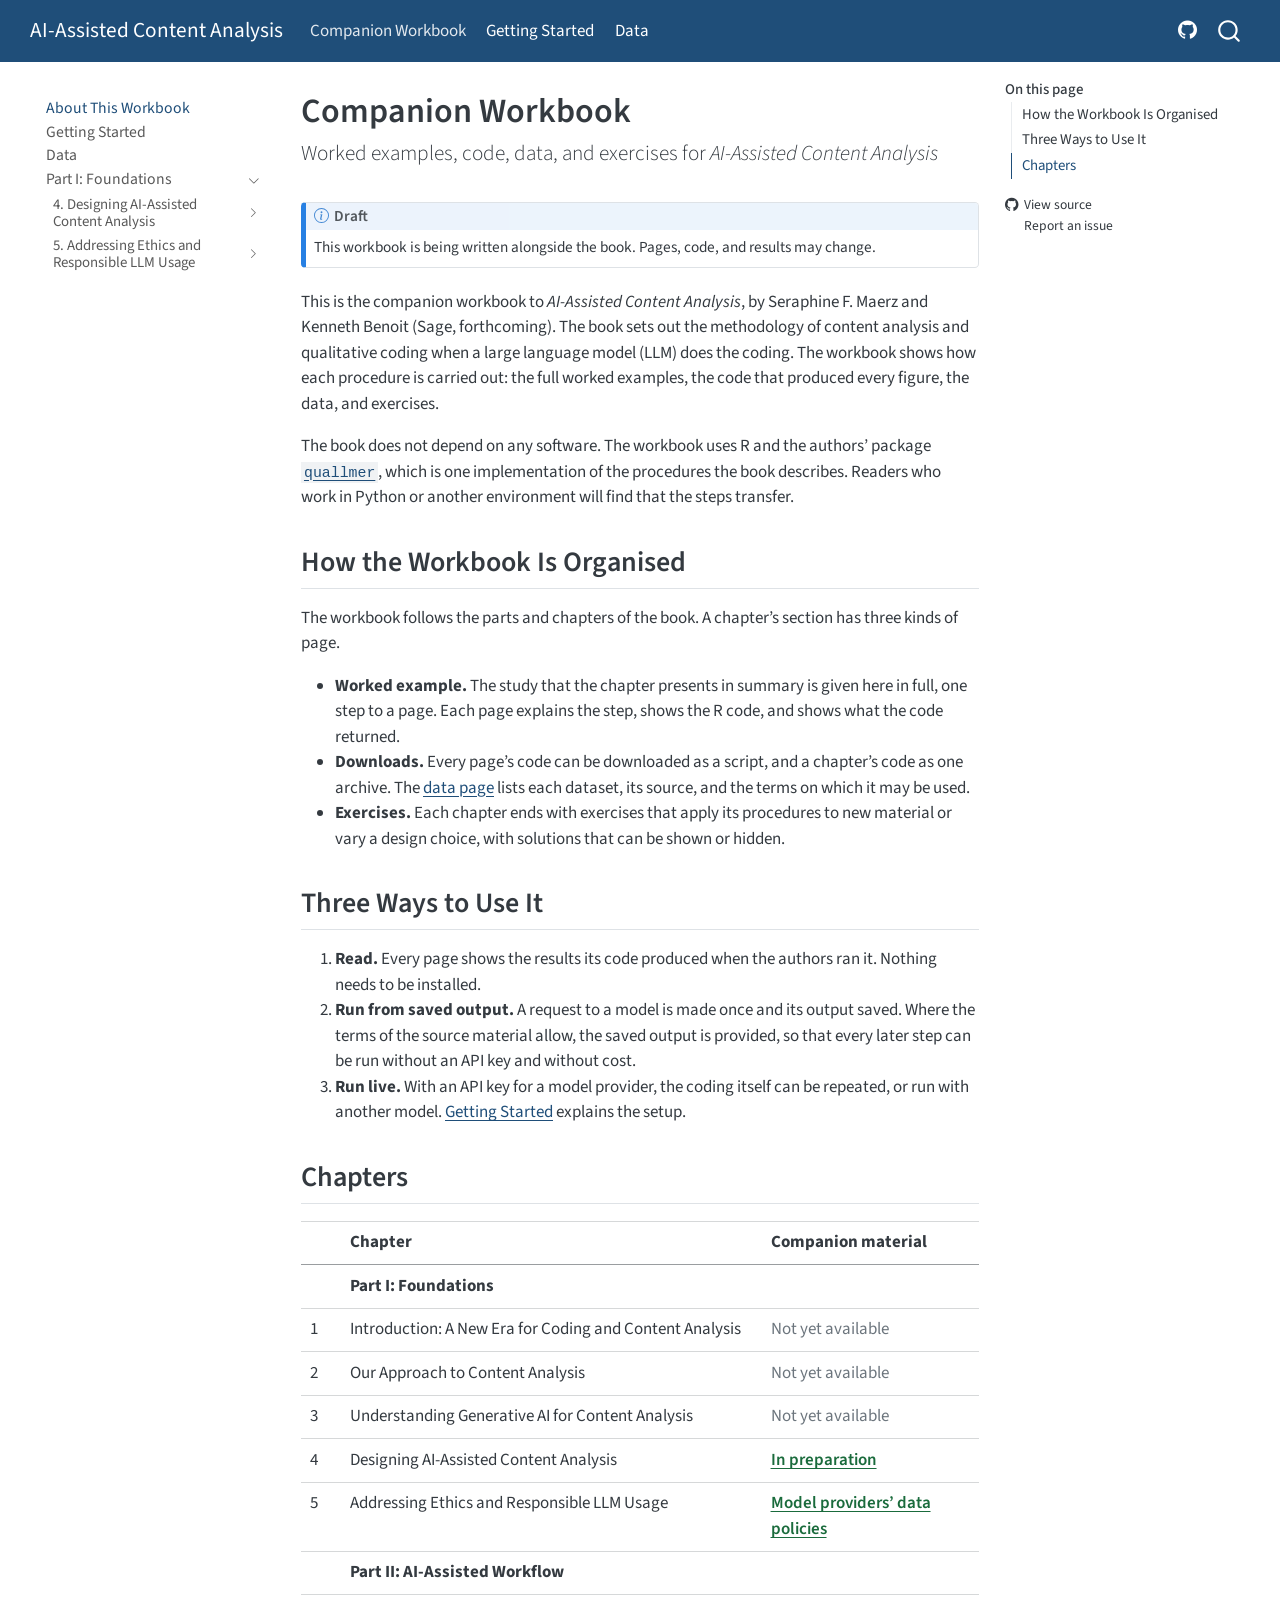
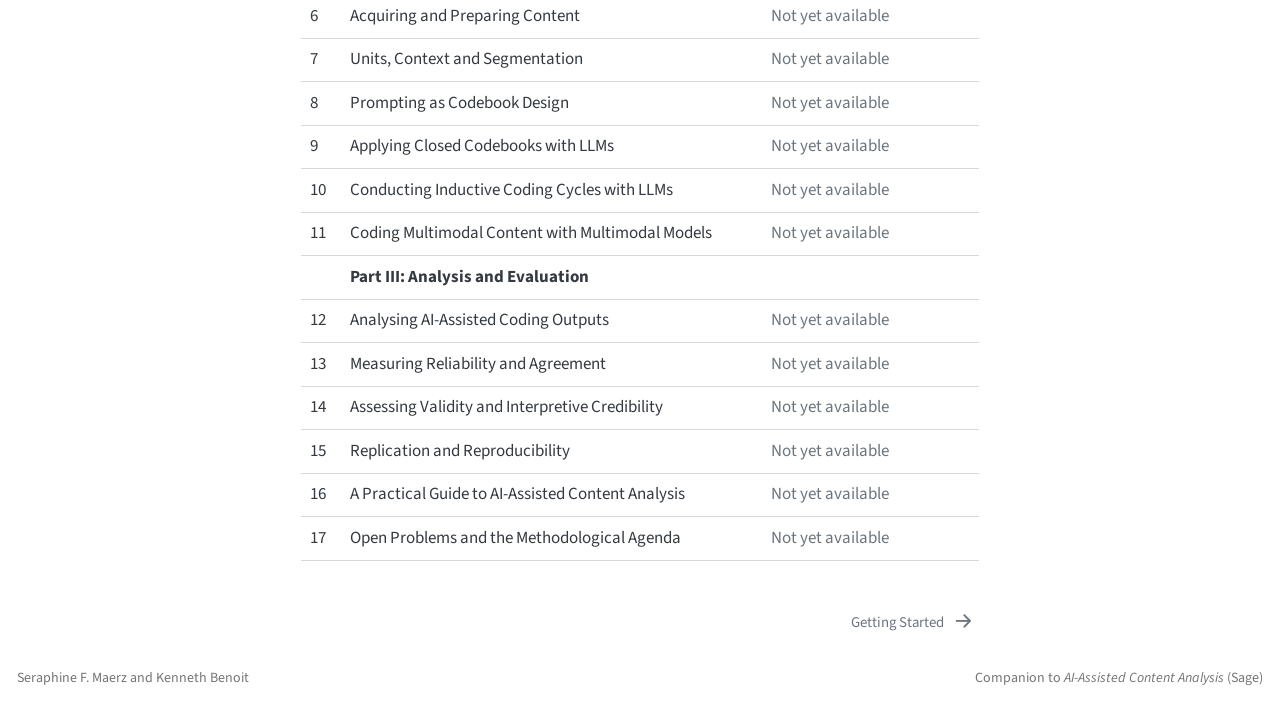
<file: index.html>
<!DOCTYPE html>
<html xmlns="http://www.w3.org/1999/xhtml" lang="en" xml:lang="en"><head>

<meta charset="utf-8">
<meta name="generator" content="quarto-1.11.9">

<meta name="viewport" content="width=device-width, initial-scale=1.0, user-scalable=yes">


<title>Companion Workbook – AI-Assisted Content Analysis</title>
<style>
/* Default styles provided by pandoc.
** See https://pandoc.org/MANUAL.html#variables-for-html for config info.
*/
span.smallcaps{font-variant: small-caps;}
div.columns{display: flex; gap: 1.5em;}
div.column{flex: auto;}
@media screen {
div.columns{gap: min(4vw, 1.5em);}
div.column{overflow-x: auto;}
}
div.hanging-indent{margin-left: 1.5em; text-indent: -1.5em;}
ul.task-list{list-style: none;}
ul.task-list li input[type="checkbox"] {
  width: 0.8em;
  margin: 0 0.8em 0.2em -1em; /* quarto-specific, see https://github.com/quarto-dev/quarto-cli/issues/4556 */ 
  vertical-align: middle;
}
</style>


<script src="site_libs/quarto-nav/quarto-nav.js"></script>
<script src="site_libs/quarto-nav/headroom.min.js"></script>
<script src="site_libs/clipboard/clipboard.min.js"></script>
<script src="site_libs/quarto-search/autocomplete.umd.js"></script>
<script src="site_libs/quarto-search/fuse.min.js"></script>
<script src="site_libs/quarto-search/quarto-search.js"></script>
<meta name="quarto:offset" content="./">
<link href="./getting-started.html" rel="next">
<script src="site_libs/quarto-html/quarto.js" type="module"></script>
<script src="site_libs/quarto-html/tabsets/tabsets.js" type="module"></script>
<script src="site_libs/quarto-html/scrollable-regions/scrollable-regions.js" type="module"></script>
<script src="site_libs/quarto-html/popper.min.js"></script>
<script src="site_libs/quarto-html/tippy.umd.min.js"></script>
<script src="site_libs/quarto-html/anchor.min.js"></script>
<link href="site_libs/quarto-html/tippy.css" rel="stylesheet">
<link href="site_libs/quarto-html/quarto-syntax-highlighting-63b5708e65d6cd79cd7618c58d0c21e7.css" rel="stylesheet" id="quarto-text-highlighting-styles">
<script src="site_libs/bootstrap/bootstrap.min.js"></script>
<link href="site_libs/bootstrap/bootstrap-icons.css" rel="stylesheet">
<link href="site_libs/bootstrap/bootstrap-0cf49cfadc000603ac8142d3a87995b4.min.css" rel="stylesheet" append-hash="true" id="quarto-bootstrap" data-mode="light">
<script id="quarto-search-options" type="application/json">{
  "location": "navbar",
  "copy-button": false,
  "collapse-after": 3,
  "panel-placement": "end",
  "type": "overlay",
  "limit": 50,
  "keyboard-shortcut": [
    "f",
    "/",
    "s"
  ],
  "show-item-context": false,
  "language": {
    "search-no-results-text": "No results",
    "search-matching-documents-text": "matching documents",
    "search-copy-link-title": "Copy link to search",
    "search-hide-matches-text": "Hide additional matches",
    "search-more-match-text": "more match in this document",
    "search-more-matches-text": "more matches in this document",
    "search-clear-button-title": "Clear",
    "search-text-placeholder": "",
    "search-detached-cancel-button-title": "Cancel",
    "search-submit-button-title": "Submit",
    "search-label": "Search"
  }
}</script>


</head>

<body class="nav-sidebar floating nav-fixed quarto-light"><a id="quarto-skip-link" class="visually-hidden-focusable" href="#quarto-document-content">Skip to main content</a>

<div id="quarto-search-results"></div>
  <header id="quarto-header" class="headroom fixed-top">
    <nav class="navbar navbar-expand-lg " data-bs-theme="dark" aria-label="Site">
      <div class="navbar-container container-fluid">
      <div class="navbar-brand-container mx-auto">
    <a class="navbar-brand" href="./index.html">
    <span class="navbar-title">AI-Assisted Content Analysis</span>
    </a>
  </div>
          <button class="navbar-toggler" type="button" data-bs-toggle="collapse" data-bs-target="#navbarCollapse" aria-controls="navbarCollapse" aria-expanded="false" aria-label="Toggle navigation" onclick="if (window.quartoToggleHeadroom) { window.quartoToggleHeadroom(); }">
  <span class="navbar-toggler-icon"></span>
</button>
          <div class="collapse navbar-collapse" id="navbarCollapse">
            <ul class="navbar-nav navbar-nav-scroll me-auto">
  <li class="nav-item">
    <a class="nav-link active" href="./index.html" aria-current="page"> 
<span class="menu-text">Companion Workbook</span></a>
  </li>  
  <li class="nav-item">
    <a class="nav-link" href="./getting-started.html"> 
<span class="menu-text">Getting Started</span></a>
  </li>  
  <li class="nav-item">
    <a class="nav-link" href="./data.html"> 
<span class="menu-text">Data</span></a>
  </li>  
</ul>
            <ul class="navbar-nav navbar-nav-scroll ms-auto">
  <li class="nav-item compact">
    <a class="nav-link" href="https://github.com/quallmer/AIACA-R"> <i class="bi bi-github" role="img" aria-label="Source on GitHub">
</i> 
<span class="menu-text"></span></a>
  </li>  
</ul>
          </div> <!-- /navcollapse -->
            <div class="quarto-navbar-tools">
</div>
            <div id="quarto-search" class="" title="Search"></div>
      </div> <!-- /container-fluid -->
    </nav>
  <nav class="quarto-secondary-nav" aria-label="Toolbar">
    <div class="container-fluid d-flex">
      <button type="button" class="quarto-btn-toggle btn" data-bs-toggle="collapse" role="button" data-bs-target=".quarto-sidebar-collapse-item" aria-controls="quarto-sidebar" aria-expanded="false" aria-label="Toggle sidebar navigation" onclick="if (window.quartoToggleHeadroom) { window.quartoToggleHeadroom(); }">
        <i class="bi bi-layout-text-sidebar-reverse"></i>
      </button>
        <nav class="quarto-page-breadcrumbs" aria-label="Breadcrumbs"><ol class="breadcrumb"><li class="breadcrumb-item"><a href="./index.html">About This Workbook</a></li></ol></nav>
        <a class="flex-grow-1" data-bs-toggle="collapse" data-bs-target=".quarto-sidebar-collapse-item" onclick="if (window.quartoToggleHeadroom) { window.quartoToggleHeadroom(); }">      
        </a>
    </div>
  </nav>
</header>
<!-- content -->
<div id="quarto-content" class="quarto-container page-columns page-rows-contents page-layout-article page-navbar">
<!-- sidebar -->
  <nav id="quarto-sidebar" class="sidebar collapse collapse-horizontal quarto-sidebar-collapse-item sidebar-navigation floating overflow-auto" aria-label="Section">
    <div class="sidebar-menu-container"> 
    <ul class="list-unstyled mt-1">
        <li class="sidebar-item">
  <div class="sidebar-item-container"> 
  <a href="./index.html" class="sidebar-item-text sidebar-link active">
 <span class="menu-text">About This Workbook</span></a>
  </div>
</li>
        <li class="sidebar-item">
  <div class="sidebar-item-container"> 
  <a href="./getting-started.html" class="sidebar-item-text sidebar-link">
 <span class="menu-text">Getting Started</span></a>
  </div>
</li>
        <li class="sidebar-item">
  <div class="sidebar-item-container"> 
  <a href="./data.html" class="sidebar-item-text sidebar-link">
 <span class="menu-text">Data</span></a>
  </div>
</li>
        <li class="sidebar-item sidebar-item-section">
      <div class="sidebar-item-container"> 
            <button type="button" class="sidebar-item-text sidebar-item-toggle sidebar-link text-start" data-bs-toggle="collapse" data-bs-target="#quarto-sidebar-section-1" aria-controls="quarto-sidebar-section-1" aria-expanded="true">
 <span class="menu-text" id="quarto-sidebar-section-1-label">Part I: Foundations</span><i class="bi bi-chevron-right" aria-hidden="true"></i></button>
      </div>
      <ul id="quarto-sidebar-section-1" aria-labelledby="quarto-sidebar-section-1-label" class="collapse list-unstyled sidebar-section depth1 show">  
          <li class="sidebar-item sidebar-item-section">
      <div class="sidebar-item-container"> 
            <a href="./ch04-research-design/index.html" class="sidebar-item-text sidebar-link">
 <span class="menu-text" id="quarto-sidebar-section-2-label">4. Designing AI-Assisted Content Analysis</span></a>
            <button type="button" class="sidebar-item-toggle text-start collapsed" data-bs-toggle="collapse" data-bs-target="#quarto-sidebar-section-2" aria-controls="quarto-sidebar-section-2" aria-expanded="false" aria-label="Toggle section: 4. Designing AI-Assisted Content Analysis">
              <i class="bi bi-chevron-right ms-2" aria-hidden="true"></i>
            </button> 
      </div>
      <ul id="quarto-sidebar-section-2" aria-labelledby="quarto-sidebar-section-2-label" class="collapse list-unstyled sidebar-section depth2 ">  
          <li class="sidebar-item">
  <div class="sidebar-item-container"> 
  <a href="./ch04-research-design/report.html" class="sidebar-item-text sidebar-link">
 <span class="menu-text">Scoring Motive Imagery with an LLM Coder</span></a>
  </div>
</li>
      </ul>
  </li>
          <li class="sidebar-item sidebar-item-section">
      <div class="sidebar-item-container"> 
            <a href="./ch05-ethics/index.html" class="sidebar-item-text sidebar-link">
 <span class="menu-text" id="quarto-sidebar-section-3-label">5. Addressing Ethics and Responsible LLM Usage</span></a>
            <button type="button" class="sidebar-item-toggle text-start collapsed" data-bs-toggle="collapse" data-bs-target="#quarto-sidebar-section-3" aria-controls="quarto-sidebar-section-3" aria-expanded="false" aria-label="Toggle section: 5. Addressing Ethics and Responsible LLM Usage">
              <i class="bi bi-chevron-right ms-2" aria-hidden="true"></i>
            </button> 
      </div>
      <ul id="quarto-sidebar-section-3" aria-labelledby="quarto-sidebar-section-3-label" class="collapse list-unstyled sidebar-section depth2 ">  
          <li class="sidebar-item">
  <div class="sidebar-item-container"> 
  <a href="./ch05-ethics/provider-policies.html" class="sidebar-item-text sidebar-link">
 <span class="menu-text">Model Providers’ Data Policies</span></a>
  </div>
</li>
      </ul>
  </li>
      </ul>
  </li>
    </ul>
    </div>
</nav>
<div id="quarto-sidebar-glass" class="quarto-sidebar-collapse-item" data-bs-toggle="collapse" data-bs-target=".quarto-sidebar-collapse-item"></div>
<!-- margin-sidebar -->
    <div id="quarto-margin-sidebar" class="sidebar margin-sidebar">
        <nav id="TOC" role="doc-toc" aria-labelledby="toc-title" class="toc-active">
    <h2 id="toc-title">On this page</h2>
   
  <ul>
  <li><a href="#how-the-workbook-is-organised" id="toc-how-the-workbook-is-organised" class="nav-link active" data-scroll-target="#how-the-workbook-is-organised">How the Workbook Is Organised</a></li>
  <li><a href="#three-ways-to-use-it" id="toc-three-ways-to-use-it" class="nav-link" data-scroll-target="#three-ways-to-use-it">Three Ways to Use It</a></li>
  <li><a href="#chapters" id="toc-chapters" class="nav-link" data-scroll-target="#chapters">Chapters</a></li>
  </ul>
<div class="toc-actions"><ul><li><a href="https://github.com/quallmer/AIACA-R/blob/main/index.qmd" class="toc-action"><i class="bi bi-github"></i>View source</a></li><li><a href="https://github.com/quallmer/AIACA-R/issues/new" class="toc-action"><i class="bi empty"></i>Report an issue</a></li></ul></div></nav>
    </div>
<!-- main -->
<main class="content" id="quarto-document-content" tabindex="-1">

<header id="title-block-header" class="quarto-title-block default">
<div class="quarto-title">
<h1 class="title">Companion Workbook</h1>
<p class="subtitle lead">Worked examples, code, data, and exercises for <em>AI-Assisted Content Analysis</em></p>
</div>



<div class="quarto-title-meta">

    
  
    
  </div>
  


</header>


<div class="callout callout-style-default callout-note callout-titled">
<div class="callout-header d-flex align-content-center">
<div class="callout-icon-container">
<i class="callout-icon"></i>
</div>
<div class="callout-title-container flex-fill">
<span class="screen-reader-only">Note</span>Draft
</div>
</div>
<div class="callout-body-container callout-body">
<p>This workbook is being written alongside the book. Pages, code, and results may change.</p>
</div>
</div>
<p>This is the companion workbook to <em>AI-Assisted Content Analysis</em>, by Seraphine F. Maerz and Kenneth Benoit (Sage, forthcoming). The book sets out the methodology of content analysis and qualitative coding when a large language model (LLM) does the coding. The workbook shows how each procedure is carried out: the full worked examples, the code that produced every figure, the data, and exercises.</p>
<p>The book does not depend on any software. The workbook uses R and the authors’ package <a href="https://quallmer.github.io/quallmer/"><code>quallmer</code></a>, which is one implementation of the procedures the book describes. Readers who work in Python or another environment will find that the steps transfer.</p>
<section id="how-the-workbook-is-organised" class="level2">
<h2 class="anchored" data-anchor-id="how-the-workbook-is-organised">How the Workbook Is Organised</h2>
<p>The workbook follows the parts and chapters of the book. A chapter’s section has three kinds of page.</p>
<ul>
<li><strong>Worked example.</strong> The study that the chapter presents in summary is given here in full, one step to a page. Each page explains the step, shows the R code, and shows what the code returned.</li>
<li><strong>Downloads.</strong> Every page’s code can be downloaded as a script, and a chapter’s code as one archive. The <a href="./data.html">data page</a> lists each dataset, its source, and the terms on which it may be used.</li>
<li><strong>Exercises.</strong> Each chapter ends with exercises that apply its procedures to new material or vary a design choice, with solutions that can be shown or hidden.</li>
</ul>
</section>
<section id="three-ways-to-use-it" class="level2">
<h2 class="anchored" data-anchor-id="three-ways-to-use-it">Three Ways to Use It</h2>
<ol type="1">
<li><strong>Read.</strong> Every page shows the results its code produced when the authors ran it. Nothing needs to be installed.</li>
<li><strong>Run from saved output.</strong> A request to a model is made once and its output saved. Where the terms of the source material allow, the saved output is provided, so that every later step can be run without an API key and without cost.</li>
<li><strong>Run live.</strong> With an API key for a model provider, the coding itself can be repeated, or run with another model. <a href="./getting-started.html">Getting Started</a> explains the setup.</li>
</ol>
</section>
<section id="chapters" class="level2">
<h2 class="anchored" data-anchor-id="chapters">Chapters</h2>
<table class="caption-top table">
<colgroup>
<col style="width: 6%">
<col style="width: 62%">
<col style="width: 32%">
</colgroup>
<thead>
<tr class="header">
<th style="text-align: left;"></th>
<th style="text-align: left;">Chapter</th>
<th style="text-align: left;">Companion material</th>
</tr>
</thead>
<tbody>
<tr class="odd">
<td style="text-align: left;"></td>
<td style="text-align: left;"><strong>Part I: Foundations</strong></td>
<td style="text-align: left;"></td>
</tr>
<tr class="even">
<td style="text-align: left;">1</td>
<td style="text-align: left;">Introduction: A New Era for Coding and Content Analysis</td>
<td style="text-align: left;"><span class="status-pending">Not yet available</span></td>
</tr>
<tr class="odd">
<td style="text-align: left;">2</td>
<td style="text-align: left;">Our Approach to Content Analysis</td>
<td style="text-align: left;"><span class="status-pending">Not yet available</span></td>
</tr>
<tr class="even">
<td style="text-align: left;">3</td>
<td style="text-align: left;">Understanding Generative AI for Content Analysis</td>
<td style="text-align: left;"><span class="status-pending">Not yet available</span></td>
</tr>
<tr class="odd">
<td style="text-align: left;">4</td>
<td style="text-align: left;">Designing AI-Assisted Content Analysis</td>
<td style="text-align: left;"><a href="./ch04-research-design/index.html" class="status-ready">In preparation</a></td>
</tr>
<tr class="even">
<td style="text-align: left;">5</td>
<td style="text-align: left;">Addressing Ethics and Responsible LLM Usage</td>
<td style="text-align: left;"><a href="./ch05-ethics/index.html" class="status-ready">Model providers’ data policies</a></td>
</tr>
<tr class="odd">
<td style="text-align: left;"></td>
<td style="text-align: left;"><strong>Part II: AI-Assisted Workflow</strong></td>
<td style="text-align: left;"></td>
</tr>
<tr class="even">
<td style="text-align: left;">6</td>
<td style="text-align: left;">Acquiring and Preparing Content</td>
<td style="text-align: left;"><span class="status-pending">Not yet available</span></td>
</tr>
<tr class="odd">
<td style="text-align: left;">7</td>
<td style="text-align: left;">Units, Context and Segmentation</td>
<td style="text-align: left;"><span class="status-pending">Not yet available</span></td>
</tr>
<tr class="even">
<td style="text-align: left;">8</td>
<td style="text-align: left;">Prompting as Codebook Design</td>
<td style="text-align: left;"><span class="status-pending">Not yet available</span></td>
</tr>
<tr class="odd">
<td style="text-align: left;">9</td>
<td style="text-align: left;">Applying Closed Codebooks with LLMs</td>
<td style="text-align: left;"><span class="status-pending">Not yet available</span></td>
</tr>
<tr class="even">
<td style="text-align: left;">10</td>
<td style="text-align: left;">Conducting Inductive Coding Cycles with LLMs</td>
<td style="text-align: left;"><span class="status-pending">Not yet available</span></td>
</tr>
<tr class="odd">
<td style="text-align: left;">11</td>
<td style="text-align: left;">Coding Multimodal Content with Multimodal Models</td>
<td style="text-align: left;"><span class="status-pending">Not yet available</span></td>
</tr>
<tr class="even">
<td style="text-align: left;"></td>
<td style="text-align: left;"><strong>Part III: Analysis and Evaluation</strong></td>
<td style="text-align: left;"></td>
</tr>
<tr class="odd">
<td style="text-align: left;">12</td>
<td style="text-align: left;">Analysing AI-Assisted Coding Outputs</td>
<td style="text-align: left;"><span class="status-pending">Not yet available</span></td>
</tr>
<tr class="even">
<td style="text-align: left;">13</td>
<td style="text-align: left;">Measuring Reliability and Agreement</td>
<td style="text-align: left;"><span class="status-pending">Not yet available</span></td>
</tr>
<tr class="odd">
<td style="text-align: left;">14</td>
<td style="text-align: left;">Assessing Validity and Interpretive Credibility</td>
<td style="text-align: left;"><span class="status-pending">Not yet available</span></td>
</tr>
<tr class="even">
<td style="text-align: left;">15</td>
<td style="text-align: left;">Replication and Reproducibility</td>
<td style="text-align: left;"><span class="status-pending">Not yet available</span></td>
</tr>
<tr class="odd">
<td style="text-align: left;">16</td>
<td style="text-align: left;">A Practical Guide to AI-Assisted Content Analysis</td>
<td style="text-align: left;"><span class="status-pending">Not yet available</span></td>
</tr>
<tr class="even">
<td style="text-align: left;">17</td>
<td style="text-align: left;">Open Problems and the Methodological Agenda</td>
<td style="text-align: left;"><span class="status-pending">Not yet available</span></td>
</tr>
</tbody>
</table>


</section>

<a onclick="window.scrollTo(0, 0); return false;" role="button" id="quarto-back-to-top"><i class="bi bi-arrow-up"></i> Back to top</a></main> <!-- /main -->
<script id="quarto-html-after-body" type="application/javascript">
  window.document.addEventListener("DOMContentLoaded", function (event) {
    const icon = "";
    const anchorJS = new window.AnchorJS();
    anchorJS.options = {
      placement: 'right',
      icon: icon
    };
    anchorJS.add('.anchored');
    const isCodeAnnotation = (el) => {
      for (const clz of el.classList) {
        if (clz.startsWith('code-annotation-')) {                     
          return true;
        }
      }
      return false;
    }
    const onCopySuccess = function(e) {
      // button target
      const button = e.trigger;
      // don't keep focus
      button.blur();
      // flash "checked"
      button.classList.add('code-copy-button-checked');
      var currentTitle = button.getAttribute("title");
      button.setAttribute("title", "Copied!");
      let tooltip;
      if (window.bootstrap) {
        button.setAttribute("data-bs-toggle", "tooltip");
        button.setAttribute("data-bs-placement", "left");
        button.setAttribute("data-bs-title", "Copied!");
        tooltip = new bootstrap.Tooltip(button, 
          { trigger: "manual", 
            customClass: "code-copy-button-tooltip",
            offset: [0, -8]});
        tooltip.show();    
      }
      setTimeout(function() {
        if (tooltip) {
          tooltip.hide();
          button.removeAttribute("data-bs-title");
          button.removeAttribute("data-bs-toggle");
          button.removeAttribute("data-bs-placement");
        }
        button.setAttribute("title", currentTitle);
        button.classList.remove('code-copy-button-checked');
      }, 1000);
      // clear code selection
      e.clearSelection();
    }
    const getTextToCopy = function(trigger) {
      const outerScaffold = trigger.parentElement.cloneNode(true);
      const codeEl = outerScaffold.querySelector('code');
      for (const childEl of codeEl.children) {
        if (isCodeAnnotation(childEl)) {
          childEl.remove();
        }
      }
      return codeEl.innerText;
    }
    const clipboard = new window.ClipboardJS('.code-copy-button:not([data-in-quarto-modal])', {
      text: getTextToCopy
    });
    clipboard.on('success', onCopySuccess);
    if (window.document.getElementById('quarto-embedded-source-code-modal')) {
      const clipboardModal = new window.ClipboardJS('.code-copy-button[data-in-quarto-modal]', {
        text: getTextToCopy,
        container: window.document.getElementById('quarto-embedded-source-code-modal')
      });
      clipboardModal.on('success', onCopySuccess);
    }
      var localhostRegex = new RegExp(/^(?:http|https):\/\/localhost\:?[0-9]*\//);
      var mailtoRegex = new RegExp(/^mailto:/);
        var filterRegex = new RegExp("https:\/\/quallmer\.github\.io\/AIACA-R\/");
      const newWindowLabel = "(opens in a new tab)";
      const newWindowNoteId = "quarto-ext-newwindow-label";
      // Links reference one hidden label through aria-describedby, so the
      // announcement never changes their accessible name.
      var describeNewWindow = (link) => {
        if (!window.document.getElementById(newWindowNoteId)) {
          var newWindowNote = window.document.createElement("span");
          newWindowNote.id = newWindowNoteId;
          newWindowNote.hidden = true;
          newWindowNote.textContent = newWindowLabel;
          window.document.body.appendChild(newWindowNote);
        }
        var describedBy = (link.getAttribute("aria-describedby") || "").split(/\s+/).filter(Boolean);
        if (!describedBy.includes(newWindowNoteId)) {
          describedBy.push(newWindowNoteId);
          link.setAttribute("aria-describedby", describedBy.join(" "));
        }
      }
      var isInternal = (href) => {
          return filterRegex.test(href) || localhostRegex.test(href) || mailtoRegex.test(href);
      }
      // Inspect non-navigation links and adorn them if external
      window.quartoDecorateExternalLinks = function (root) {
     var links = (root || window.document).querySelectorAll('a[href]:not(.nav-link):not(.navbar-brand):not(.toc-action):not(.sidebar-link):not(.sidebar-item-toggle):not(.pagination-link):not(.no-external):not([aria-hidden]):not(.dropdown-item):not(.quarto-navigation-tool):not(.about-link)');
      for (var i=0; i<links.length; i++) {
        const link = links[i];
        if (!isInternal(link.href)) {
          // undo the damage that might have been done by quarto-nav.js in the case of
          // links that we want to consider external
          if (link.dataset.originalHref !== undefined) {
            link.href = link.dataset.originalHref;
          }
            // target, if specified
            link.setAttribute("target", "_blank");
            if (link.getAttribute("rel") === null) {
              link.setAttribute("rel", "noopener");
            }
            describeNewWindow(link);
          if (!link.classList.contains('no-external-icon')) {
          }
        }
      }
      };
      window.quartoDecorateExternalLinks(window.document);
    // Esc closes the popup (WCAG 1.4.13) and focus leaving both trigger and
    // popup closes it (WCAG 2.4.11); tippy handles neither for interactive popups.
    const hideOnEscAndFocusOut = {
      name: 'hideOnEscAndFocusOut',
      defaultValue: true,
      fn(instance) {
        const dismiss = () => {
          // A show scheduled by the trigger delay would otherwise reopen it
          instance.clearDelayTimeouts();
          instance.hide();
        };
        const onKeyDown = (event) => {
          if (event.key !== 'Escape') {
            return;
          }
          // Keep Esc from also reaching page handlers (e.g. reveal.js overview),
          // except an open reveal.js slide menu, which Esc should close too.
          // The menu handles keys only when its keyboard option is on.
          const menuHandlesEsc = window.Reveal?.getPlugin?.('menu')?.isOpen() &&
            window.Reveal.getConfig().menu?.keyboard !== false;
          if (!menuHandlesEsc) {
            event.stopPropagation();
          }
          if (instance.popper.contains(window.document.activeElement)) {
            // Disabled while refocusing so the focus trigger does not reopen it
            instance.disable();
            instance.reference.focus();
            instance.enable();
          }
          dismiss();
        };
        const onFocusOut = (event) => {
          const target = event.relatedTarget;
          if (target && !instance.reference.contains(target) &&
              !instance.popper.contains(target)) {
            dismiss();
          }
        };
        // On the trigger too: a click trigger (code-annotations: select) has no
        // blur handling. Attached for the instance's lifetime so leaving the
        // trigger also cancels a show still pending on the trigger delay.
        instance.reference.addEventListener('focusout', onFocusOut);
        return {
          onShow() {
            window.document.addEventListener('keydown', onKeyDown, true);
            instance.popper.addEventListener('focusout', onFocusOut);
          },
          onHide() {
            window.document.removeEventListener('keydown', onKeyDown, true);
            instance.popper.removeEventListener('focusout', onFocusOut);
          },
          onDestroy() {
            instance.reference.removeEventListener('focusout', onFocusOut);
          },
        };
      },
    };
    function tippyHover(el, contentFn, onTriggerFn, onUntriggerFn) {
      const config = {
        allowHTML: true,
        maxWidth: 500,
        delay: 100,
        arrow: false,
        appendTo: function(el) {
            return el.parentElement;
        },
        interactive: true,
        interactiveBorder: 10,
        theme: 'quarto',
        placement: 'bottom-start',
        plugins: [hideOnEscAndFocusOut],
      };
      if (contentFn) {
        config.content = contentFn;
      }
      if (onTriggerFn) {
        config.onTrigger = onTriggerFn;
      }
      if (onUntriggerFn) {
        config.onUntrigger = onUntriggerFn;
      }
      window.tippy(el, config); 
    }
    const noterefs = window.document.querySelectorAll('a[role="doc-noteref"]');
    for (var i=0; i<noterefs.length; i++) {
      const ref = noterefs[i];
      tippyHover(ref, function() {
        // use id or data attribute instead here
        let href = ref.getAttribute('data-footnote-href') || ref.getAttribute('href');
        try { href = new URL(href).hash; } catch {}
        const id = href.replace(/^#\/?/, "");
        const note = window.document.getElementById(id);
        if (note) {
          return note.innerHTML;
        } else {
          return "";
        }
      });
    }
    const xrefs = window.document.querySelectorAll('a.quarto-xref');
    const processXRef = (id, note) => {
      // Strip column container classes
      const stripColumnClz = (el) => {
        el.classList.remove("page-full", "page-columns");
        if (el.children) {
          for (const child of el.children) {
            stripColumnClz(child);
          }
        }
      }
      stripColumnClz(note)
      if (id === null || id.startsWith('sec-')) {
        // Special case sections, only their first couple elements
        const container = document.createElement("div");
        if (note.children && note.children.length > 2) {
          container.appendChild(note.children[0].cloneNode(true));
          for (let i = 1; i < note.children.length; i++) {
            const child = note.children[i];
            if (child.tagName === "P" && child.innerText === "") {
              continue;
            } else {
              container.appendChild(child.cloneNode(true));
              break;
            }
          }
          if (window.Quarto?.typesetMath) {
            window.Quarto.typesetMath(container);
          }
          return container.innerHTML
        } else {
          if (window.Quarto?.typesetMath) {
            window.Quarto.typesetMath(note);
          }
          return note.innerHTML;
        }
      } else {
        // Remove any anchor links if they are present
        const anchorLink = note.querySelector('a.anchorjs-link');
        if (anchorLink) {
          anchorLink.remove();
        }
        if (window.Quarto?.typesetMath) {
          window.Quarto.typesetMath(note);
        }
        if (note.classList.contains("callout")) {
          return note.outerHTML;
        } else {
          return note.innerHTML;
        }
      }
    }
    for (var i=0; i<xrefs.length; i++) {
      const xref = xrefs[i];
      tippyHover(xref, undefined, function(instance) {
        instance.disable();
        let url = xref.getAttribute('href');
        let hash = undefined; 
        if (url.startsWith('#')) {
          hash = url;
        } else {
          try { hash = new URL(url).hash; } catch {}
        }
        if (hash) {
          const id = hash.replace(/^#\/?/, "");
          const note = window.document.getElementById(id);
          if (note !== null) {
            try {
              const html = processXRef(id, note.cloneNode(true));
              instance.setContent(html);
            } finally {
              instance.enable();
              instance.show();
            }
          } else {
            // See if we can fetch this
            fetch(url.split('#')[0])
            .then(res => res.text())
            .then(html => {
              const parser = new DOMParser();
              const htmlDoc = parser.parseFromString(html, "text/html");
              const note = htmlDoc.getElementById(id);
              if (note !== null) {
                const html = processXRef(id, note);
                instance.setContent(html);
              } 
            }).finally(() => {
              instance.enable();
              instance.show();
            });
          }
        } else {
          // See if we can fetch a full url (with no hash to target)
          // This is a special case and we should probably do some content thinning / targeting
          fetch(url)
          .then(res => res.text())
          .then(html => {
            const parser = new DOMParser();
            const htmlDoc = parser.parseFromString(html, "text/html");
            const note = htmlDoc.querySelector('main.content');
            if (note !== null) {
              // This should only happen for chapter cross references
              // (since there is no id in the URL)
              // remove the first header
              if (note.children.length > 0 && note.children[0].tagName === "HEADER") {
                note.children[0].remove();
              }
              const html = processXRef(null, note);
              instance.setContent(html);
            } 
          }).finally(() => {
            instance.enable();
            instance.show();
          });
        }
      }, function(instance) {
      });
    }
        let selectedAnnoteEl;
        const selectorForAnnotation = ( cell, annotation) => {
          let cellAttr = 'data-code-cell="' + cell + '"';
          let lineAttr = 'data-code-annotation="' +  annotation + '"';
          const selector = 'span[' + cellAttr + '][' + lineAttr + ']';
          return selector;
        }
        const selectCodeLines = (annoteEl) => {
          const doc = window.document;
          const targetCell = annoteEl.getAttribute("data-target-cell");
          const targetAnnotation = annoteEl.getAttribute("data-target-annotation");
          const annoteSpan = window.document.querySelector(selectorForAnnotation(targetCell, targetAnnotation));
          const lines = annoteSpan.getAttribute("data-code-lines").split(",");
          const lineIds = lines.map((line) => {
            return targetCell + "-" + line;
          })
          // Each band is positioned against its own containing block, which is
          // not the offsetParent of the lines, so place it from client rects.
          const placeBand = (band, firstEl, lastEl, codeBlock) => {
            const container = band.offsetParent;
            if (container === null) {
              return;
            }
            const containerRect = container.getBoundingClientRect();
            // Reveal.js scales slides with a transform, so convert client
            // pixels back to the CSS pixels of the container.
            const scale = containerRect.height / container.offsetHeight || 1;
            const firstRect = firstEl.getBoundingClientRect();
            const lastRect = lastEl.getBoundingClientRect();
            const top = (firstRect.top - containerRect.top) / scale - container.clientTop + container.scrollTop;
            const height = (lastRect.bottom - firstRect.top) / scale;
            band.style.top = top - 2 + "px";
            band.style.height = height + 4 + "px";
            if (codeBlock) {
              // Without the copy button wrapper, the containing block is wider
              // than the code block, so span the code block explicitly.
              const blockRect = codeBlock.getBoundingClientRect();
              band.style.left = (blockRect.left - containerRect.left) / scale - container.clientLeft + container.scrollLeft + "px";
              band.style.width = blockRect.width / scale + "px";
            }
          };
          if (lineIds.length > 0) {
            const el = window.document.getElementById(lineIds[0]);
            const lastEl = window.document.getElementById(lineIds[lineIds.length - 1]);
            const parent = el.parentElement.parentElement;
            // cook up a div (if necessary) and position it
            let div = window.document.getElementById("code-annotation-line-highlight");
            if (div === null) {
              div = window.document.createElement("div");
              div.setAttribute("id", "code-annotation-line-highlight");
              div.style.position = 'absolute';
              parent.appendChild(div);
            }
            placeBand(div, el, lastEl, parent.closest("div.sourceCode") || parent);
            let gutterDiv = window.document.getElementById("code-annotation-line-highlight-gutter");
            if (gutterDiv === null) {
              gutterDiv = window.document.createElement("div");
              gutterDiv.setAttribute("id", "code-annotation-line-highlight-gutter");
              gutterDiv.style.position = 'absolute';
              const codeCell = window.document.getElementById(targetCell);
              const gutter = codeCell.querySelector('.code-annotation-gutter');
              gutter.appendChild(gutterDiv);
            }
            placeBand(gutterDiv, el, lastEl);
            selectedAnnoteEl = annoteEl;
          }
        };
        const unselectCodeLines = () => {
          const elementsIds = ["code-annotation-line-highlight", "code-annotation-line-highlight-gutter"];
          elementsIds.forEach((elId) => {
            const div = window.document.getElementById(elId);
            if (div) {
              div.remove();
            }
          });
          selectedAnnoteEl = undefined;
        };
          // Handle positioning of the toggle
      window.addEventListener(
        "resize",
        throttle(() => {
          elRect = undefined;
          if (selectedAnnoteEl) {
            selectCodeLines(selectedAnnoteEl);
          }
        }, 10)
      );
      function throttle(fn, ms) {
      let throttle = false;
      let timer;
        return (...args) => {
          if(!throttle) { // first call gets through
              fn.apply(this, args);
              throttle = true;
          } else { // all the others get throttled
              if(timer) clearTimeout(timer); // cancel #2
              timer = setTimeout(() => {
                fn.apply(this, args);
                timer = throttle = false;
              }, ms);
          }
        };
      }
        // Attach click handler to the DT
        const annoteDls = window.document.querySelectorAll('dt[data-target-cell]');
        for (const annoteDlNode of annoteDls) {
          annoteDlNode.addEventListener('click', (event) => {
            const clickedEl = event.target;
            if (clickedEl !== selectedAnnoteEl) {
              unselectCodeLines();
              const activeEl = window.document.querySelector('dt[data-target-cell].code-annotation-active');
              if (activeEl) {
                activeEl.classList.remove('code-annotation-active');
              }
              selectCodeLines(clickedEl);
              clickedEl.classList.add('code-annotation-active');
            } else {
              // Unselect the line
              unselectCodeLines();
              clickedEl.classList.remove('code-annotation-active');
            }
          });
        }
    const findCites = (el) => {
      const parentEl = el.parentElement;
      if (parentEl) {
        const cites = parentEl.dataset.cites;
        if (cites) {
          return {
            el,
            cites: cites.split(' ')
          };
        } else {
          return findCites(el.parentElement)
        }
      } else {
        return undefined;
      }
    };
    var bibliorefs = window.document.querySelectorAll('a[role="doc-biblioref"]');
    for (var i=0; i<bibliorefs.length; i++) {
      const ref = bibliorefs[i];
      const citeInfo = findCites(ref);
      if (citeInfo) {
        tippyHover(citeInfo.el, function() {
          var popup = window.document.createElement('div');
          citeInfo.cites.forEach(function(cite) {
            var citeDiv = window.document.createElement('div');
            citeDiv.classList.add('hanging-indent');
            citeDiv.classList.add('csl-entry');
            var biblioDiv = window.document.getElementById('ref-' + cite);
            if (biblioDiv) {
              citeDiv.innerHTML = biblioDiv.innerHTML;
            }
            popup.appendChild(citeDiv);
          });
          return popup.innerHTML;
        });
      }
    }
  });
  </script>
  <script type="application/javascript">
  window.quartoScrollableRegionsLabels = {"code":"Scrollable code","output":"Scrollable output"};
  </script>
<nav class="page-navigation" aria-label="Page">
  <div class="nav-page nav-page-previous">
  </div>
  <div class="nav-page nav-page-next">
      <a href="./getting-started.html" class="pagination-link" aria-label="Getting Started">
        <span class="nav-page-text">Getting Started</span> <i class="bi bi-arrow-right-short"></i>
      </a>
  </div>
</nav>
</div> <!-- /content -->
<footer class="footer">
  <div class="nav-footer">
    <div class="nav-footer-left">
<p>Seraphine F. Maerz and Kenneth Benoit</p>
</div>   
    <div class="nav-footer-center">
      &nbsp;
    <div class="toc-actions d-sm-block d-md-none"><ul><li><a href="https://github.com/quallmer/AIACA-R/blob/main/index.qmd" class="toc-action"><i class="bi bi-github"></i>View source</a></li><li><a href="https://github.com/quallmer/AIACA-R/issues/new" class="toc-action"><i class="bi empty"></i>Report an issue</a></li></ul></div></div>
    <div class="nav-footer-right">
<p>Companion to <em>AI-Assisted Content Analysis</em> (Sage)</p>
</div>
  </div>
</footer>




</body></html>
</file>
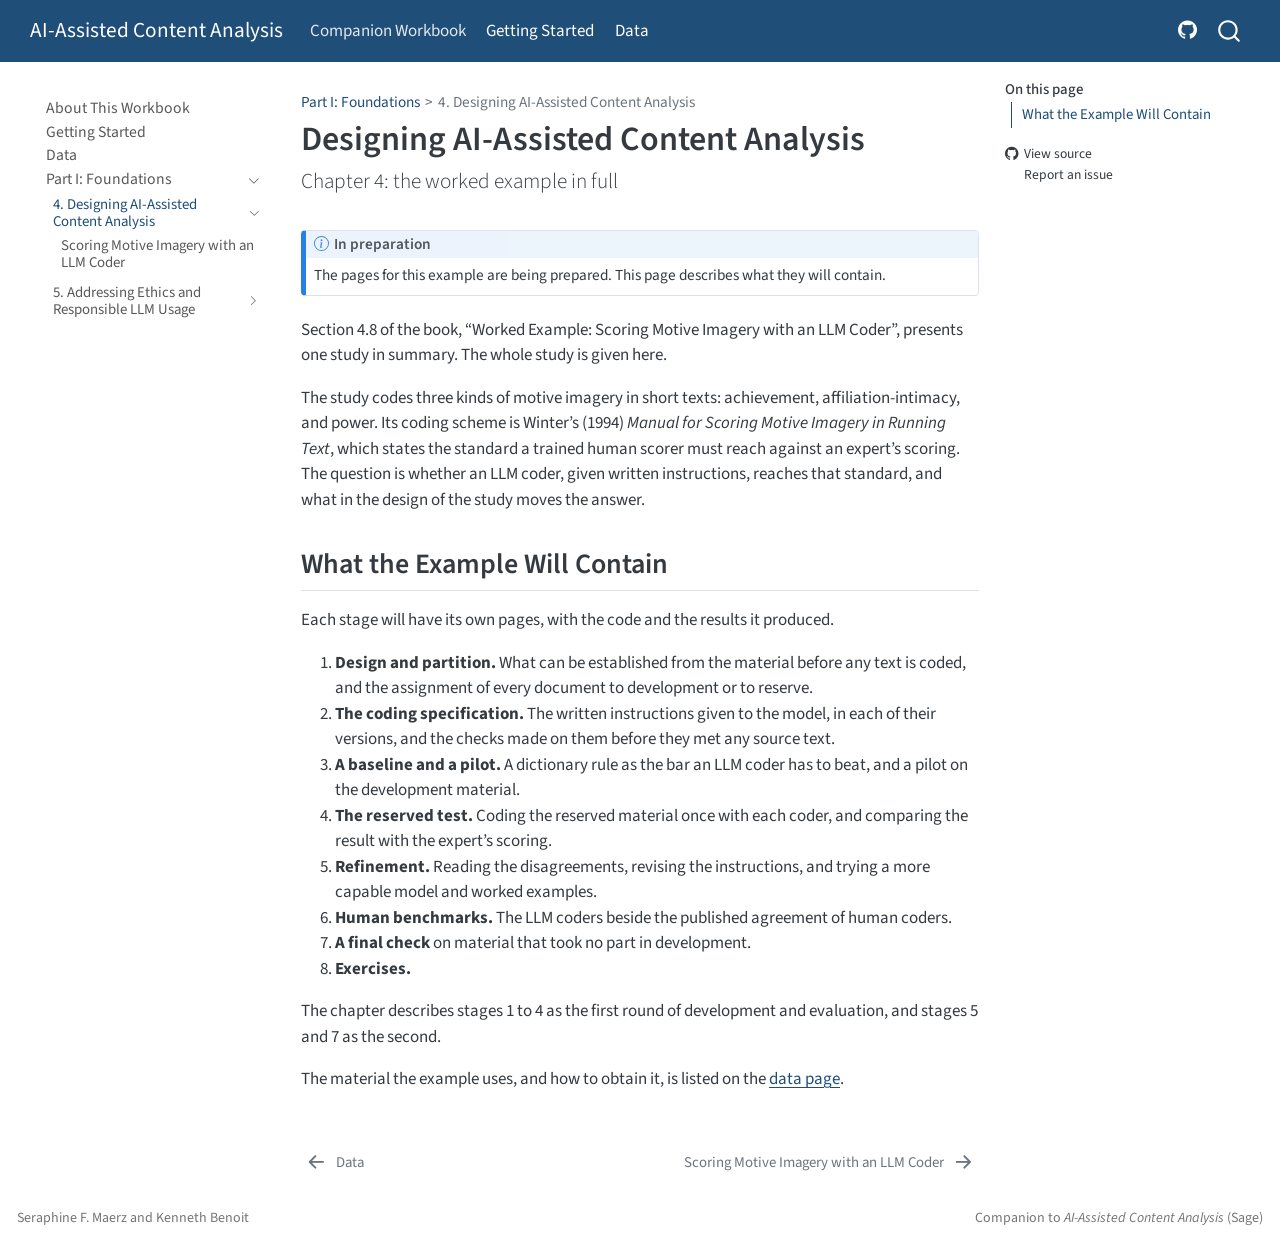
<file: ch04-research-design/index.html>
<!DOCTYPE html>
<html xmlns="http://www.w3.org/1999/xhtml" lang="en" xml:lang="en"><head>

<meta charset="utf-8">
<meta name="generator" content="quarto-1.11.9">

<meta name="viewport" content="width=device-width, initial-scale=1.0, user-scalable=yes">


<title>Designing AI-Assisted Content Analysis – AI-Assisted Content Analysis</title>
<style>
/* Default styles provided by pandoc.
** See https://pandoc.org/MANUAL.html#variables-for-html for config info.
*/
span.smallcaps{font-variant: small-caps;}
div.columns{display: flex; gap: 1.5em;}
div.column{flex: auto;}
@media screen {
div.columns{gap: min(4vw, 1.5em);}
div.column{overflow-x: auto;}
}
div.hanging-indent{margin-left: 1.5em; text-indent: -1.5em;}
ul.task-list{list-style: none;}
ul.task-list li input[type="checkbox"] {
  width: 0.8em;
  margin: 0 0.8em 0.2em -1em; /* quarto-specific, see https://github.com/quarto-dev/quarto-cli/issues/4556 */ 
  vertical-align: middle;
}
</style>


<script src="../site_libs/quarto-nav/quarto-nav.js"></script>
<script src="../site_libs/quarto-nav/headroom.min.js"></script>
<script src="../site_libs/clipboard/clipboard.min.js"></script>
<script src="../site_libs/quarto-search/autocomplete.umd.js"></script>
<script src="../site_libs/quarto-search/fuse.min.js"></script>
<script src="../site_libs/quarto-search/quarto-search.js"></script>
<meta name="quarto:offset" content="../">
<link href="../ch04-research-design/report.html" rel="next">
<link href="../data.html" rel="prev">
<script src="../site_libs/quarto-html/quarto.js" type="module"></script>
<script src="../site_libs/quarto-html/tabsets/tabsets.js" type="module"></script>
<script src="../site_libs/quarto-html/scrollable-regions/scrollable-regions.js" type="module"></script>
<script src="../site_libs/quarto-html/popper.min.js"></script>
<script src="../site_libs/quarto-html/tippy.umd.min.js"></script>
<script src="../site_libs/quarto-html/anchor.min.js"></script>
<link href="../site_libs/quarto-html/tippy.css" rel="stylesheet">
<link href="../site_libs/quarto-html/quarto-syntax-highlighting-63b5708e65d6cd79cd7618c58d0c21e7.css" rel="stylesheet" id="quarto-text-highlighting-styles">
<script src="../site_libs/bootstrap/bootstrap.min.js"></script>
<link href="../site_libs/bootstrap/bootstrap-icons.css" rel="stylesheet">
<link href="../site_libs/bootstrap/bootstrap-0cf49cfadc000603ac8142d3a87995b4.min.css" rel="stylesheet" append-hash="true" id="quarto-bootstrap" data-mode="light">
<script id="quarto-search-options" type="application/json">{
  "location": "navbar",
  "copy-button": false,
  "collapse-after": 3,
  "panel-placement": "end",
  "type": "overlay",
  "limit": 50,
  "keyboard-shortcut": [
    "f",
    "/",
    "s"
  ],
  "show-item-context": false,
  "language": {
    "search-no-results-text": "No results",
    "search-matching-documents-text": "matching documents",
    "search-copy-link-title": "Copy link to search",
    "search-hide-matches-text": "Hide additional matches",
    "search-more-match-text": "more match in this document",
    "search-more-matches-text": "more matches in this document",
    "search-clear-button-title": "Clear",
    "search-text-placeholder": "",
    "search-detached-cancel-button-title": "Cancel",
    "search-submit-button-title": "Submit",
    "search-label": "Search"
  }
}</script>


</head>

<body class="nav-sidebar floating nav-fixed quarto-light"><a id="quarto-skip-link" class="visually-hidden-focusable" href="#quarto-document-content">Skip to main content</a>

<div id="quarto-search-results"></div>
  <header id="quarto-header" class="headroom fixed-top">
    <nav class="navbar navbar-expand-lg " data-bs-theme="dark" aria-label="Site">
      <div class="navbar-container container-fluid">
      <div class="navbar-brand-container mx-auto">
    <a class="navbar-brand" href="../index.html">
    <span class="navbar-title">AI-Assisted Content Analysis</span>
    </a>
  </div>
          <button class="navbar-toggler" type="button" data-bs-toggle="collapse" data-bs-target="#navbarCollapse" aria-controls="navbarCollapse" aria-expanded="false" aria-label="Toggle navigation" onclick="if (window.quartoToggleHeadroom) { window.quartoToggleHeadroom(); }">
  <span class="navbar-toggler-icon"></span>
</button>
          <div class="collapse navbar-collapse" id="navbarCollapse">
            <ul class="navbar-nav navbar-nav-scroll me-auto">
  <li class="nav-item">
    <a class="nav-link active" href="../index.html" aria-current="page"> 
<span class="menu-text">Companion Workbook</span></a>
  </li>  
  <li class="nav-item">
    <a class="nav-link" href="../getting-started.html"> 
<span class="menu-text">Getting Started</span></a>
  </li>  
  <li class="nav-item">
    <a class="nav-link" href="../data.html"> 
<span class="menu-text">Data</span></a>
  </li>  
</ul>
            <ul class="navbar-nav navbar-nav-scroll ms-auto">
  <li class="nav-item compact">
    <a class="nav-link" href="https://github.com/quallmer/AIACA-R"> <i class="bi bi-github" role="img" aria-label="Source on GitHub">
</i> 
<span class="menu-text"></span></a>
  </li>  
</ul>
          </div> <!-- /navcollapse -->
            <div class="quarto-navbar-tools">
</div>
            <div id="quarto-search" class="" title="Search"></div>
      </div> <!-- /container-fluid -->
    </nav>
  <nav class="quarto-secondary-nav" aria-label="Toolbar">
    <div class="container-fluid d-flex">
      <button type="button" class="quarto-btn-toggle btn" data-bs-toggle="collapse" role="button" data-bs-target=".quarto-sidebar-collapse-item" aria-controls="quarto-sidebar" aria-expanded="false" aria-label="Toggle sidebar navigation" onclick="if (window.quartoToggleHeadroom) { window.quartoToggleHeadroom(); }">
        <i class="bi bi-layout-text-sidebar-reverse"></i>
      </button>
        <nav class="quarto-page-breadcrumbs" aria-label="Breadcrumbs"><ol class="breadcrumb"><li class="breadcrumb-item"><a href="../ch04-research-design/index.html">Part I: Foundations</a></li><li class="breadcrumb-item"><a href="../ch04-research-design/index.html">4. Designing AI-Assisted Content Analysis</a></li></ol></nav>
        <a class="flex-grow-1" data-bs-toggle="collapse" data-bs-target=".quarto-sidebar-collapse-item" onclick="if (window.quartoToggleHeadroom) { window.quartoToggleHeadroom(); }">      
        </a>
    </div>
  </nav>
</header>
<!-- content -->
<div id="quarto-content" class="quarto-container page-columns page-rows-contents page-layout-article page-navbar">
<!-- sidebar -->
  <nav id="quarto-sidebar" class="sidebar collapse collapse-horizontal quarto-sidebar-collapse-item sidebar-navigation floating overflow-auto" aria-label="Section">
    <div class="sidebar-menu-container"> 
    <ul class="list-unstyled mt-1">
        <li class="sidebar-item">
  <div class="sidebar-item-container"> 
  <a href="../index.html" class="sidebar-item-text sidebar-link">
 <span class="menu-text">About This Workbook</span></a>
  </div>
</li>
        <li class="sidebar-item">
  <div class="sidebar-item-container"> 
  <a href="../getting-started.html" class="sidebar-item-text sidebar-link">
 <span class="menu-text">Getting Started</span></a>
  </div>
</li>
        <li class="sidebar-item">
  <div class="sidebar-item-container"> 
  <a href="../data.html" class="sidebar-item-text sidebar-link">
 <span class="menu-text">Data</span></a>
  </div>
</li>
        <li class="sidebar-item sidebar-item-section">
      <div class="sidebar-item-container"> 
            <button type="button" class="sidebar-item-text sidebar-item-toggle sidebar-link text-start" data-bs-toggle="collapse" data-bs-target="#quarto-sidebar-section-1" aria-controls="quarto-sidebar-section-1" aria-expanded="true">
 <span class="menu-text" id="quarto-sidebar-section-1-label">Part I: Foundations</span><i class="bi bi-chevron-right" aria-hidden="true"></i></button>
      </div>
      <ul id="quarto-sidebar-section-1" aria-labelledby="quarto-sidebar-section-1-label" class="collapse list-unstyled sidebar-section depth1 show">  
          <li class="sidebar-item sidebar-item-section">
      <div class="sidebar-item-container"> 
            <a href="../ch04-research-design/index.html" class="sidebar-item-text sidebar-link active">
 <span class="menu-text" id="quarto-sidebar-section-2-label">4. Designing AI-Assisted Content Analysis</span></a>
            <button type="button" class="sidebar-item-toggle text-start" data-bs-toggle="collapse" data-bs-target="#quarto-sidebar-section-2" aria-controls="quarto-sidebar-section-2" aria-expanded="true" aria-label="Toggle section: 4. Designing AI-Assisted Content Analysis">
              <i class="bi bi-chevron-right ms-2" aria-hidden="true"></i>
            </button> 
      </div>
      <ul id="quarto-sidebar-section-2" aria-labelledby="quarto-sidebar-section-2-label" class="collapse list-unstyled sidebar-section depth2 show">  
          <li class="sidebar-item">
  <div class="sidebar-item-container"> 
  <a href="../ch04-research-design/report.html" class="sidebar-item-text sidebar-link">
 <span class="menu-text">Scoring Motive Imagery with an LLM Coder</span></a>
  </div>
</li>
      </ul>
  </li>
          <li class="sidebar-item sidebar-item-section">
      <div class="sidebar-item-container"> 
            <a href="../ch05-ethics/index.html" class="sidebar-item-text sidebar-link">
 <span class="menu-text" id="quarto-sidebar-section-3-label">5. Addressing Ethics and Responsible LLM Usage</span></a>
            <button type="button" class="sidebar-item-toggle text-start collapsed" data-bs-toggle="collapse" data-bs-target="#quarto-sidebar-section-3" aria-controls="quarto-sidebar-section-3" aria-expanded="false" aria-label="Toggle section: 5. Addressing Ethics and Responsible LLM Usage">
              <i class="bi bi-chevron-right ms-2" aria-hidden="true"></i>
            </button> 
      </div>
      <ul id="quarto-sidebar-section-3" aria-labelledby="quarto-sidebar-section-3-label" class="collapse list-unstyled sidebar-section depth2 ">  
          <li class="sidebar-item">
  <div class="sidebar-item-container"> 
  <a href="../ch05-ethics/provider-policies.html" class="sidebar-item-text sidebar-link">
 <span class="menu-text">Model Providers’ Data Policies</span></a>
  </div>
</li>
      </ul>
  </li>
      </ul>
  </li>
    </ul>
    </div>
</nav>
<div id="quarto-sidebar-glass" class="quarto-sidebar-collapse-item" data-bs-toggle="collapse" data-bs-target=".quarto-sidebar-collapse-item"></div>
<!-- margin-sidebar -->
    <div id="quarto-margin-sidebar" class="sidebar margin-sidebar">
        <nav id="TOC" role="doc-toc" aria-labelledby="toc-title" class="toc-active">
    <h2 id="toc-title">On this page</h2>
   
  <ul>
  <li><a href="#what-the-example-will-contain" id="toc-what-the-example-will-contain" class="nav-link active" data-scroll-target="#what-the-example-will-contain">What the Example Will Contain</a></li>
  </ul>
<div class="toc-actions"><ul><li><a href="https://github.com/quallmer/AIACA-R/blob/main/ch04-research-design/index.qmd" class="toc-action"><i class="bi bi-github"></i>View source</a></li><li><a href="https://github.com/quallmer/AIACA-R/issues/new" class="toc-action"><i class="bi empty"></i>Report an issue</a></li></ul></div></nav>
    </div>
<!-- main -->
<main class="content" id="quarto-document-content" tabindex="-1">

<header id="title-block-header" class="quarto-title-block default"><nav class="quarto-page-breadcrumbs quarto-title-breadcrumbs d-none d-lg-block" aria-label="Breadcrumbs"><ol class="breadcrumb"><li class="breadcrumb-item"><a href="../ch04-research-design/index.html">Part I: Foundations</a></li><li class="breadcrumb-item"><a href="../ch04-research-design/index.html">4. Designing AI-Assisted Content Analysis</a></li></ol></nav>
<div class="quarto-title">
<h1 class="title">Designing AI-Assisted Content Analysis</h1>
<p class="subtitle lead">Chapter 4: the worked example in full</p>
</div>



<div class="quarto-title-meta">

    
  
    
  </div>
  


</header>


<div class="callout callout-style-default callout-note callout-titled">
<div class="callout-header d-flex align-content-center">
<div class="callout-icon-container">
<i class="callout-icon"></i>
</div>
<div class="callout-title-container flex-fill">
<span class="screen-reader-only">Note</span>In preparation
</div>
</div>
<div class="callout-body-container callout-body">
<p>The pages for this example are being prepared. This page describes what they will contain.</p>
</div>
</div>
<p>Section 4.8 of the book, “Worked Example: Scoring Motive Imagery with an LLM Coder”, presents one study in summary. The whole study is given here.</p>
<p>The study codes three kinds of motive imagery in short texts: achievement, affiliation-intimacy, and power. Its coding scheme is Winter’s (1994) <em>Manual for Scoring Motive Imagery in Running Text</em>, which states the standard a trained human scorer must reach against an expert’s scoring. The question is whether an LLM coder, given written instructions, reaches that standard, and what in the design of the study moves the answer.</p>
<section id="what-the-example-will-contain" class="level2">
<h2 class="anchored" data-anchor-id="what-the-example-will-contain">What the Example Will Contain</h2>
<p>Each stage will have its own pages, with the code and the results it produced.</p>
<ol type="1">
<li><strong>Design and partition.</strong> What can be established from the material before any text is coded, and the assignment of every document to development or to reserve.</li>
<li><strong>The coding specification.</strong> The written instructions given to the model, in each of their versions, and the checks made on them before they met any source text.</li>
<li><strong>A baseline and a pilot.</strong> A dictionary rule as the bar an LLM coder has to beat, and a pilot on the development material.</li>
<li><strong>The reserved test.</strong> Coding the reserved material once with each coder, and comparing the result with the expert’s scoring.</li>
<li><strong>Refinement.</strong> Reading the disagreements, revising the instructions, and trying a more capable model and worked examples.</li>
<li><strong>Human benchmarks.</strong> The LLM coders beside the published agreement of human coders.</li>
<li><strong>A final check</strong> on material that took no part in development.</li>
<li><strong>Exercises.</strong></li>
</ol>
<p>The chapter describes stages 1 to 4 as the first round of development and evaluation, and stages 5 and 7 as the second.</p>
<p>The material the example uses, and how to obtain it, is listed on the <a href="../data.html">data page</a>.</p>


</section>

<a onclick="window.scrollTo(0, 0); return false;" role="button" id="quarto-back-to-top"><i class="bi bi-arrow-up"></i> Back to top</a></main> <!-- /main -->
<script id="quarto-html-after-body" type="application/javascript">
  window.document.addEventListener("DOMContentLoaded", function (event) {
    const icon = "";
    const anchorJS = new window.AnchorJS();
    anchorJS.options = {
      placement: 'right',
      icon: icon
    };
    anchorJS.add('.anchored');
    const isCodeAnnotation = (el) => {
      for (const clz of el.classList) {
        if (clz.startsWith('code-annotation-')) {                     
          return true;
        }
      }
      return false;
    }
    const onCopySuccess = function(e) {
      // button target
      const button = e.trigger;
      // don't keep focus
      button.blur();
      // flash "checked"
      button.classList.add('code-copy-button-checked');
      var currentTitle = button.getAttribute("title");
      button.setAttribute("title", "Copied!");
      let tooltip;
      if (window.bootstrap) {
        button.setAttribute("data-bs-toggle", "tooltip");
        button.setAttribute("data-bs-placement", "left");
        button.setAttribute("data-bs-title", "Copied!");
        tooltip = new bootstrap.Tooltip(button, 
          { trigger: "manual", 
            customClass: "code-copy-button-tooltip",
            offset: [0, -8]});
        tooltip.show();    
      }
      setTimeout(function() {
        if (tooltip) {
          tooltip.hide();
          button.removeAttribute("data-bs-title");
          button.removeAttribute("data-bs-toggle");
          button.removeAttribute("data-bs-placement");
        }
        button.setAttribute("title", currentTitle);
        button.classList.remove('code-copy-button-checked');
      }, 1000);
      // clear code selection
      e.clearSelection();
    }
    const getTextToCopy = function(trigger) {
      const outerScaffold = trigger.parentElement.cloneNode(true);
      const codeEl = outerScaffold.querySelector('code');
      for (const childEl of codeEl.children) {
        if (isCodeAnnotation(childEl)) {
          childEl.remove();
        }
      }
      return codeEl.innerText;
    }
    const clipboard = new window.ClipboardJS('.code-copy-button:not([data-in-quarto-modal])', {
      text: getTextToCopy
    });
    clipboard.on('success', onCopySuccess);
    if (window.document.getElementById('quarto-embedded-source-code-modal')) {
      const clipboardModal = new window.ClipboardJS('.code-copy-button[data-in-quarto-modal]', {
        text: getTextToCopy,
        container: window.document.getElementById('quarto-embedded-source-code-modal')
      });
      clipboardModal.on('success', onCopySuccess);
    }
      var localhostRegex = new RegExp(/^(?:http|https):\/\/localhost\:?[0-9]*\//);
      var mailtoRegex = new RegExp(/^mailto:/);
        var filterRegex = new RegExp("https:\/\/quallmer\.github\.io\/AIACA-R\/");
      const newWindowLabel = "(opens in a new tab)";
      const newWindowNoteId = "quarto-ext-newwindow-label";
      // Links reference one hidden label through aria-describedby, so the
      // announcement never changes their accessible name.
      var describeNewWindow = (link) => {
        if (!window.document.getElementById(newWindowNoteId)) {
          var newWindowNote = window.document.createElement("span");
          newWindowNote.id = newWindowNoteId;
          newWindowNote.hidden = true;
          newWindowNote.textContent = newWindowLabel;
          window.document.body.appendChild(newWindowNote);
        }
        var describedBy = (link.getAttribute("aria-describedby") || "").split(/\s+/).filter(Boolean);
        if (!describedBy.includes(newWindowNoteId)) {
          describedBy.push(newWindowNoteId);
          link.setAttribute("aria-describedby", describedBy.join(" "));
        }
      }
      var isInternal = (href) => {
          return filterRegex.test(href) || localhostRegex.test(href) || mailtoRegex.test(href);
      }
      // Inspect non-navigation links and adorn them if external
      window.quartoDecorateExternalLinks = function (root) {
     var links = (root || window.document).querySelectorAll('a[href]:not(.nav-link):not(.navbar-brand):not(.toc-action):not(.sidebar-link):not(.sidebar-item-toggle):not(.pagination-link):not(.no-external):not([aria-hidden]):not(.dropdown-item):not(.quarto-navigation-tool):not(.about-link)');
      for (var i=0; i<links.length; i++) {
        const link = links[i];
        if (!isInternal(link.href)) {
          // undo the damage that might have been done by quarto-nav.js in the case of
          // links that we want to consider external
          if (link.dataset.originalHref !== undefined) {
            link.href = link.dataset.originalHref;
          }
            // target, if specified
            link.setAttribute("target", "_blank");
            if (link.getAttribute("rel") === null) {
              link.setAttribute("rel", "noopener");
            }
            describeNewWindow(link);
          if (!link.classList.contains('no-external-icon')) {
          }
        }
      }
      };
      window.quartoDecorateExternalLinks(window.document);
    // Esc closes the popup (WCAG 1.4.13) and focus leaving both trigger and
    // popup closes it (WCAG 2.4.11); tippy handles neither for interactive popups.
    const hideOnEscAndFocusOut = {
      name: 'hideOnEscAndFocusOut',
      defaultValue: true,
      fn(instance) {
        const dismiss = () => {
          // A show scheduled by the trigger delay would otherwise reopen it
          instance.clearDelayTimeouts();
          instance.hide();
        };
        const onKeyDown = (event) => {
          if (event.key !== 'Escape') {
            return;
          }
          // Keep Esc from also reaching page handlers (e.g. reveal.js overview),
          // except an open reveal.js slide menu, which Esc should close too.
          // The menu handles keys only when its keyboard option is on.
          const menuHandlesEsc = window.Reveal?.getPlugin?.('menu')?.isOpen() &&
            window.Reveal.getConfig().menu?.keyboard !== false;
          if (!menuHandlesEsc) {
            event.stopPropagation();
          }
          if (instance.popper.contains(window.document.activeElement)) {
            // Disabled while refocusing so the focus trigger does not reopen it
            instance.disable();
            instance.reference.focus();
            instance.enable();
          }
          dismiss();
        };
        const onFocusOut = (event) => {
          const target = event.relatedTarget;
          if (target && !instance.reference.contains(target) &&
              !instance.popper.contains(target)) {
            dismiss();
          }
        };
        // On the trigger too: a click trigger (code-annotations: select) has no
        // blur handling. Attached for the instance's lifetime so leaving the
        // trigger also cancels a show still pending on the trigger delay.
        instance.reference.addEventListener('focusout', onFocusOut);
        return {
          onShow() {
            window.document.addEventListener('keydown', onKeyDown, true);
            instance.popper.addEventListener('focusout', onFocusOut);
          },
          onHide() {
            window.document.removeEventListener('keydown', onKeyDown, true);
            instance.popper.removeEventListener('focusout', onFocusOut);
          },
          onDestroy() {
            instance.reference.removeEventListener('focusout', onFocusOut);
          },
        };
      },
    };
    function tippyHover(el, contentFn, onTriggerFn, onUntriggerFn) {
      const config = {
        allowHTML: true,
        maxWidth: 500,
        delay: 100,
        arrow: false,
        appendTo: function(el) {
            return el.parentElement;
        },
        interactive: true,
        interactiveBorder: 10,
        theme: 'quarto',
        placement: 'bottom-start',
        plugins: [hideOnEscAndFocusOut],
      };
      if (contentFn) {
        config.content = contentFn;
      }
      if (onTriggerFn) {
        config.onTrigger = onTriggerFn;
      }
      if (onUntriggerFn) {
        config.onUntrigger = onUntriggerFn;
      }
      window.tippy(el, config); 
    }
    const noterefs = window.document.querySelectorAll('a[role="doc-noteref"]');
    for (var i=0; i<noterefs.length; i++) {
      const ref = noterefs[i];
      tippyHover(ref, function() {
        // use id or data attribute instead here
        let href = ref.getAttribute('data-footnote-href') || ref.getAttribute('href');
        try { href = new URL(href).hash; } catch {}
        const id = href.replace(/^#\/?/, "");
        const note = window.document.getElementById(id);
        if (note) {
          return note.innerHTML;
        } else {
          return "";
        }
      });
    }
    const xrefs = window.document.querySelectorAll('a.quarto-xref');
    const processXRef = (id, note) => {
      // Strip column container classes
      const stripColumnClz = (el) => {
        el.classList.remove("page-full", "page-columns");
        if (el.children) {
          for (const child of el.children) {
            stripColumnClz(child);
          }
        }
      }
      stripColumnClz(note)
      if (id === null || id.startsWith('sec-')) {
        // Special case sections, only their first couple elements
        const container = document.createElement("div");
        if (note.children && note.children.length > 2) {
          container.appendChild(note.children[0].cloneNode(true));
          for (let i = 1; i < note.children.length; i++) {
            const child = note.children[i];
            if (child.tagName === "P" && child.innerText === "") {
              continue;
            } else {
              container.appendChild(child.cloneNode(true));
              break;
            }
          }
          if (window.Quarto?.typesetMath) {
            window.Quarto.typesetMath(container);
          }
          return container.innerHTML
        } else {
          if (window.Quarto?.typesetMath) {
            window.Quarto.typesetMath(note);
          }
          return note.innerHTML;
        }
      } else {
        // Remove any anchor links if they are present
        const anchorLink = note.querySelector('a.anchorjs-link');
        if (anchorLink) {
          anchorLink.remove();
        }
        if (window.Quarto?.typesetMath) {
          window.Quarto.typesetMath(note);
        }
        if (note.classList.contains("callout")) {
          return note.outerHTML;
        } else {
          return note.innerHTML;
        }
      }
    }
    for (var i=0; i<xrefs.length; i++) {
      const xref = xrefs[i];
      tippyHover(xref, undefined, function(instance) {
        instance.disable();
        let url = xref.getAttribute('href');
        let hash = undefined; 
        if (url.startsWith('#')) {
          hash = url;
        } else {
          try { hash = new URL(url).hash; } catch {}
        }
        if (hash) {
          const id = hash.replace(/^#\/?/, "");
          const note = window.document.getElementById(id);
          if (note !== null) {
            try {
              const html = processXRef(id, note.cloneNode(true));
              instance.setContent(html);
            } finally {
              instance.enable();
              instance.show();
            }
          } else {
            // See if we can fetch this
            fetch(url.split('#')[0])
            .then(res => res.text())
            .then(html => {
              const parser = new DOMParser();
              const htmlDoc = parser.parseFromString(html, "text/html");
              const note = htmlDoc.getElementById(id);
              if (note !== null) {
                const html = processXRef(id, note);
                instance.setContent(html);
              } 
            }).finally(() => {
              instance.enable();
              instance.show();
            });
          }
        } else {
          // See if we can fetch a full url (with no hash to target)
          // This is a special case and we should probably do some content thinning / targeting
          fetch(url)
          .then(res => res.text())
          .then(html => {
            const parser = new DOMParser();
            const htmlDoc = parser.parseFromString(html, "text/html");
            const note = htmlDoc.querySelector('main.content');
            if (note !== null) {
              // This should only happen for chapter cross references
              // (since there is no id in the URL)
              // remove the first header
              if (note.children.length > 0 && note.children[0].tagName === "HEADER") {
                note.children[0].remove();
              }
              const html = processXRef(null, note);
              instance.setContent(html);
            } 
          }).finally(() => {
            instance.enable();
            instance.show();
          });
        }
      }, function(instance) {
      });
    }
        let selectedAnnoteEl;
        const selectorForAnnotation = ( cell, annotation) => {
          let cellAttr = 'data-code-cell="' + cell + '"';
          let lineAttr = 'data-code-annotation="' +  annotation + '"';
          const selector = 'span[' + cellAttr + '][' + lineAttr + ']';
          return selector;
        }
        const selectCodeLines = (annoteEl) => {
          const doc = window.document;
          const targetCell = annoteEl.getAttribute("data-target-cell");
          const targetAnnotation = annoteEl.getAttribute("data-target-annotation");
          const annoteSpan = window.document.querySelector(selectorForAnnotation(targetCell, targetAnnotation));
          const lines = annoteSpan.getAttribute("data-code-lines").split(",");
          const lineIds = lines.map((line) => {
            return targetCell + "-" + line;
          })
          // Each band is positioned against its own containing block, which is
          // not the offsetParent of the lines, so place it from client rects.
          const placeBand = (band, firstEl, lastEl, codeBlock) => {
            const container = band.offsetParent;
            if (container === null) {
              return;
            }
            const containerRect = container.getBoundingClientRect();
            // Reveal.js scales slides with a transform, so convert client
            // pixels back to the CSS pixels of the container.
            const scale = containerRect.height / container.offsetHeight || 1;
            const firstRect = firstEl.getBoundingClientRect();
            const lastRect = lastEl.getBoundingClientRect();
            const top = (firstRect.top - containerRect.top) / scale - container.clientTop + container.scrollTop;
            const height = (lastRect.bottom - firstRect.top) / scale;
            band.style.top = top - 2 + "px";
            band.style.height = height + 4 + "px";
            if (codeBlock) {
              // Without the copy button wrapper, the containing block is wider
              // than the code block, so span the code block explicitly.
              const blockRect = codeBlock.getBoundingClientRect();
              band.style.left = (blockRect.left - containerRect.left) / scale - container.clientLeft + container.scrollLeft + "px";
              band.style.width = blockRect.width / scale + "px";
            }
          };
          if (lineIds.length > 0) {
            const el = window.document.getElementById(lineIds[0]);
            const lastEl = window.document.getElementById(lineIds[lineIds.length - 1]);
            const parent = el.parentElement.parentElement;
            // cook up a div (if necessary) and position it
            let div = window.document.getElementById("code-annotation-line-highlight");
            if (div === null) {
              div = window.document.createElement("div");
              div.setAttribute("id", "code-annotation-line-highlight");
              div.style.position = 'absolute';
              parent.appendChild(div);
            }
            placeBand(div, el, lastEl, parent.closest("div.sourceCode") || parent);
            let gutterDiv = window.document.getElementById("code-annotation-line-highlight-gutter");
            if (gutterDiv === null) {
              gutterDiv = window.document.createElement("div");
              gutterDiv.setAttribute("id", "code-annotation-line-highlight-gutter");
              gutterDiv.style.position = 'absolute';
              const codeCell = window.document.getElementById(targetCell);
              const gutter = codeCell.querySelector('.code-annotation-gutter');
              gutter.appendChild(gutterDiv);
            }
            placeBand(gutterDiv, el, lastEl);
            selectedAnnoteEl = annoteEl;
          }
        };
        const unselectCodeLines = () => {
          const elementsIds = ["code-annotation-line-highlight", "code-annotation-line-highlight-gutter"];
          elementsIds.forEach((elId) => {
            const div = window.document.getElementById(elId);
            if (div) {
              div.remove();
            }
          });
          selectedAnnoteEl = undefined;
        };
          // Handle positioning of the toggle
      window.addEventListener(
        "resize",
        throttle(() => {
          elRect = undefined;
          if (selectedAnnoteEl) {
            selectCodeLines(selectedAnnoteEl);
          }
        }, 10)
      );
      function throttle(fn, ms) {
      let throttle = false;
      let timer;
        return (...args) => {
          if(!throttle) { // first call gets through
              fn.apply(this, args);
              throttle = true;
          } else { // all the others get throttled
              if(timer) clearTimeout(timer); // cancel #2
              timer = setTimeout(() => {
                fn.apply(this, args);
                timer = throttle = false;
              }, ms);
          }
        };
      }
        // Attach click handler to the DT
        const annoteDls = window.document.querySelectorAll('dt[data-target-cell]');
        for (const annoteDlNode of annoteDls) {
          annoteDlNode.addEventListener('click', (event) => {
            const clickedEl = event.target;
            if (clickedEl !== selectedAnnoteEl) {
              unselectCodeLines();
              const activeEl = window.document.querySelector('dt[data-target-cell].code-annotation-active');
              if (activeEl) {
                activeEl.classList.remove('code-annotation-active');
              }
              selectCodeLines(clickedEl);
              clickedEl.classList.add('code-annotation-active');
            } else {
              // Unselect the line
              unselectCodeLines();
              clickedEl.classList.remove('code-annotation-active');
            }
          });
        }
    const findCites = (el) => {
      const parentEl = el.parentElement;
      if (parentEl) {
        const cites = parentEl.dataset.cites;
        if (cites) {
          return {
            el,
            cites: cites.split(' ')
          };
        } else {
          return findCites(el.parentElement)
        }
      } else {
        return undefined;
      }
    };
    var bibliorefs = window.document.querySelectorAll('a[role="doc-biblioref"]');
    for (var i=0; i<bibliorefs.length; i++) {
      const ref = bibliorefs[i];
      const citeInfo = findCites(ref);
      if (citeInfo) {
        tippyHover(citeInfo.el, function() {
          var popup = window.document.createElement('div');
          citeInfo.cites.forEach(function(cite) {
            var citeDiv = window.document.createElement('div');
            citeDiv.classList.add('hanging-indent');
            citeDiv.classList.add('csl-entry');
            var biblioDiv = window.document.getElementById('ref-' + cite);
            if (biblioDiv) {
              citeDiv.innerHTML = biblioDiv.innerHTML;
            }
            popup.appendChild(citeDiv);
          });
          return popup.innerHTML;
        });
      }
    }
  });
  </script>
  <script type="application/javascript">
  window.quartoScrollableRegionsLabels = {"code":"Scrollable code","output":"Scrollable output"};
  </script>
<nav class="page-navigation" aria-label="Page">
  <div class="nav-page nav-page-previous">
      <a href="../data.html" class="pagination-link" aria-label="Data">
        <i class="bi bi-arrow-left-short"></i> <span class="nav-page-text">Data</span>
      </a>          
  </div>
  <div class="nav-page nav-page-next">
      <a href="../ch04-research-design/report.html" class="pagination-link" aria-label="Scoring Motive Imagery with an LLM Coder">
        <span class="nav-page-text">Scoring Motive Imagery with an LLM Coder</span> <i class="bi bi-arrow-right-short"></i>
      </a>
  </div>
</nav>
</div> <!-- /content -->
<footer class="footer">
  <div class="nav-footer">
    <div class="nav-footer-left">
<p>Seraphine F. Maerz and Kenneth Benoit</p>
</div>   
    <div class="nav-footer-center">
      &nbsp;
    <div class="toc-actions d-sm-block d-md-none"><ul><li><a href="https://github.com/quallmer/AIACA-R/blob/main/ch04-research-design/index.qmd" class="toc-action"><i class="bi bi-github"></i>View source</a></li><li><a href="https://github.com/quallmer/AIACA-R/issues/new" class="toc-action"><i class="bi empty"></i>Report an issue</a></li></ul></div></div>
    <div class="nav-footer-right">
<p>Companion to <em>AI-Assisted Content Analysis</em> (Sage)</p>
</div>
  </div>
</footer>




</body></html>
</file>
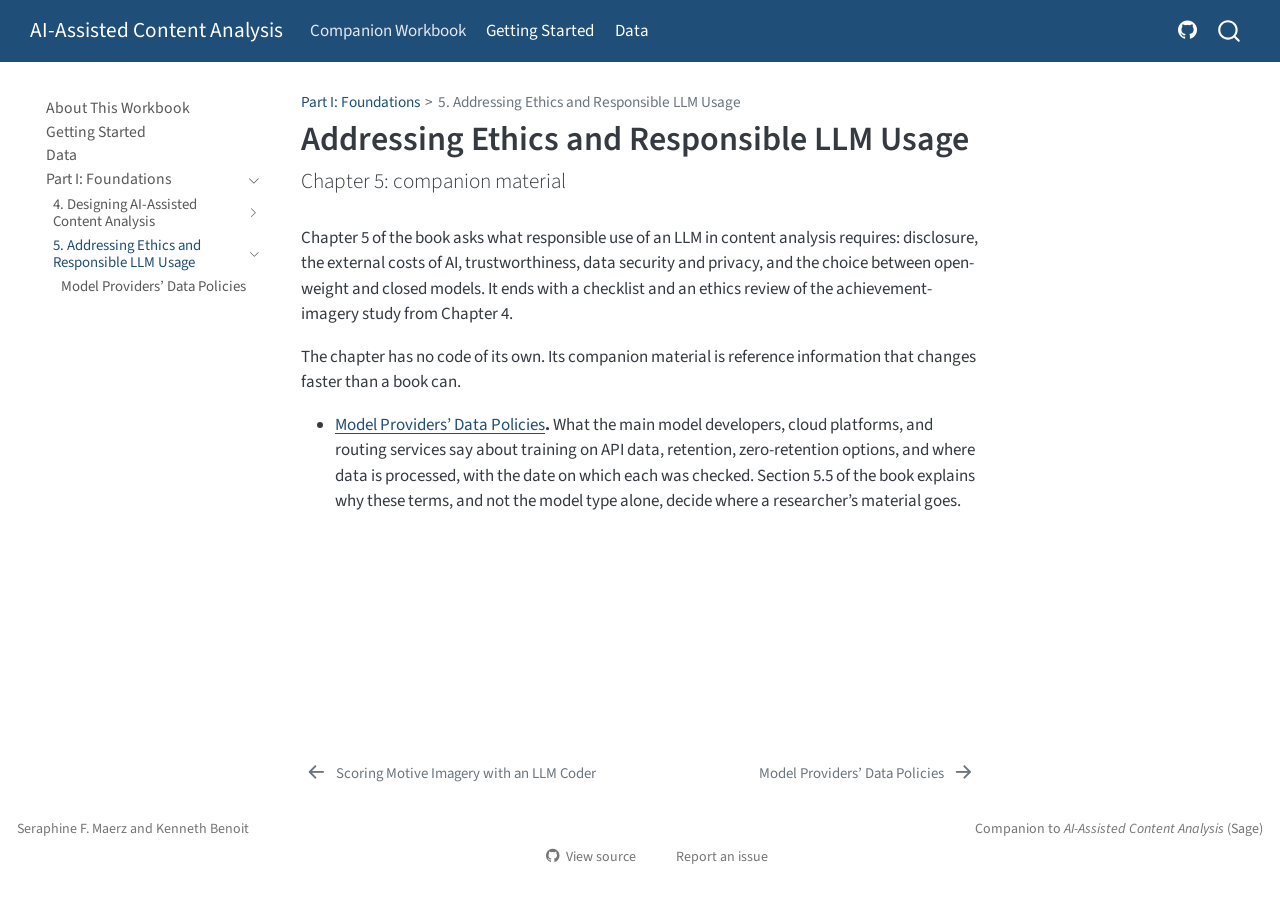
<file: ch05-ethics/index.html>
<!DOCTYPE html>
<html xmlns="http://www.w3.org/1999/xhtml" lang="en" xml:lang="en"><head>

<meta charset="utf-8">
<meta name="generator" content="quarto-1.11.9">

<meta name="viewport" content="width=device-width, initial-scale=1.0, user-scalable=yes">


<title>Addressing Ethics and Responsible LLM Usage – AI-Assisted Content Analysis</title>
<style>
/* Default styles provided by pandoc.
** See https://pandoc.org/MANUAL.html#variables-for-html for config info.
*/
span.smallcaps{font-variant: small-caps;}
div.columns{display: flex; gap: 1.5em;}
div.column{flex: auto;}
@media screen {
div.columns{gap: min(4vw, 1.5em);}
div.column{overflow-x: auto;}
}
div.hanging-indent{margin-left: 1.5em; text-indent: -1.5em;}
ul.task-list{list-style: none;}
ul.task-list li input[type="checkbox"] {
  width: 0.8em;
  margin: 0 0.8em 0.2em -1em; /* quarto-specific, see https://github.com/quarto-dev/quarto-cli/issues/4556 */ 
  vertical-align: middle;
}
</style>


<script src="../site_libs/quarto-nav/quarto-nav.js"></script>
<script src="../site_libs/quarto-nav/headroom.min.js"></script>
<script src="../site_libs/clipboard/clipboard.min.js"></script>
<script src="../site_libs/quarto-search/autocomplete.umd.js"></script>
<script src="../site_libs/quarto-search/fuse.min.js"></script>
<script src="../site_libs/quarto-search/quarto-search.js"></script>
<meta name="quarto:offset" content="../">
<link href="../ch05-ethics/provider-policies.html" rel="next">
<link href="../ch04-research-design/report.html" rel="prev">
<script src="../site_libs/quarto-html/quarto.js" type="module"></script>
<script src="../site_libs/quarto-html/tabsets/tabsets.js" type="module"></script>
<script src="../site_libs/quarto-html/scrollable-regions/scrollable-regions.js" type="module"></script>
<script src="../site_libs/quarto-html/popper.min.js"></script>
<script src="../site_libs/quarto-html/tippy.umd.min.js"></script>
<script src="../site_libs/quarto-html/anchor.min.js"></script>
<link href="../site_libs/quarto-html/tippy.css" rel="stylesheet">
<link href="../site_libs/quarto-html/quarto-syntax-highlighting-63b5708e65d6cd79cd7618c58d0c21e7.css" rel="stylesheet" id="quarto-text-highlighting-styles">
<script src="../site_libs/bootstrap/bootstrap.min.js"></script>
<link href="../site_libs/bootstrap/bootstrap-icons.css" rel="stylesheet">
<link href="../site_libs/bootstrap/bootstrap-0cf49cfadc000603ac8142d3a87995b4.min.css" rel="stylesheet" append-hash="true" id="quarto-bootstrap" data-mode="light">
<script id="quarto-search-options" type="application/json">{
  "location": "navbar",
  "copy-button": false,
  "collapse-after": 3,
  "panel-placement": "end",
  "type": "overlay",
  "limit": 50,
  "keyboard-shortcut": [
    "f",
    "/",
    "s"
  ],
  "show-item-context": false,
  "language": {
    "search-no-results-text": "No results",
    "search-matching-documents-text": "matching documents",
    "search-copy-link-title": "Copy link to search",
    "search-hide-matches-text": "Hide additional matches",
    "search-more-match-text": "more match in this document",
    "search-more-matches-text": "more matches in this document",
    "search-clear-button-title": "Clear",
    "search-text-placeholder": "",
    "search-detached-cancel-button-title": "Cancel",
    "search-submit-button-title": "Submit",
    "search-label": "Search"
  }
}</script>


</head>

<body class="nav-sidebar floating nav-fixed quarto-light"><a id="quarto-skip-link" class="visually-hidden-focusable" href="#quarto-document-content">Skip to main content</a>

<div id="quarto-search-results"></div>
  <header id="quarto-header" class="headroom fixed-top">
    <nav class="navbar navbar-expand-lg " data-bs-theme="dark" aria-label="Site">
      <div class="navbar-container container-fluid">
      <div class="navbar-brand-container mx-auto">
    <a class="navbar-brand" href="../index.html">
    <span class="navbar-title">AI-Assisted Content Analysis</span>
    </a>
  </div>
          <button class="navbar-toggler" type="button" data-bs-toggle="collapse" data-bs-target="#navbarCollapse" aria-controls="navbarCollapse" aria-expanded="false" aria-label="Toggle navigation" onclick="if (window.quartoToggleHeadroom) { window.quartoToggleHeadroom(); }">
  <span class="navbar-toggler-icon"></span>
</button>
          <div class="collapse navbar-collapse" id="navbarCollapse">
            <ul class="navbar-nav navbar-nav-scroll me-auto">
  <li class="nav-item">
    <a class="nav-link active" href="../index.html" aria-current="page"> 
<span class="menu-text">Companion Workbook</span></a>
  </li>  
  <li class="nav-item">
    <a class="nav-link" href="../getting-started.html"> 
<span class="menu-text">Getting Started</span></a>
  </li>  
  <li class="nav-item">
    <a class="nav-link" href="../data.html"> 
<span class="menu-text">Data</span></a>
  </li>  
</ul>
            <ul class="navbar-nav navbar-nav-scroll ms-auto">
  <li class="nav-item compact">
    <a class="nav-link" href="https://github.com/quallmer/AIACA-R"> <i class="bi bi-github" role="img" aria-label="Source on GitHub">
</i> 
<span class="menu-text"></span></a>
  </li>  
</ul>
          </div> <!-- /navcollapse -->
            <div class="quarto-navbar-tools">
</div>
            <div id="quarto-search" class="" title="Search"></div>
      </div> <!-- /container-fluid -->
    </nav>
  <nav class="quarto-secondary-nav" aria-label="Toolbar">
    <div class="container-fluid d-flex">
      <button type="button" class="quarto-btn-toggle btn" data-bs-toggle="collapse" role="button" data-bs-target=".quarto-sidebar-collapse-item" aria-controls="quarto-sidebar" aria-expanded="false" aria-label="Toggle sidebar navigation" onclick="if (window.quartoToggleHeadroom) { window.quartoToggleHeadroom(); }">
        <i class="bi bi-layout-text-sidebar-reverse"></i>
      </button>
        <nav class="quarto-page-breadcrumbs" aria-label="Breadcrumbs"><ol class="breadcrumb"><li class="breadcrumb-item"><a href="../ch04-research-design/index.html">Part I: Foundations</a></li><li class="breadcrumb-item"><a href="../ch05-ethics/index.html">5. Addressing Ethics and Responsible LLM Usage</a></li></ol></nav>
        <a class="flex-grow-1" data-bs-toggle="collapse" data-bs-target=".quarto-sidebar-collapse-item" onclick="if (window.quartoToggleHeadroom) { window.quartoToggleHeadroom(); }">      
        </a>
    </div>
  </nav>
</header>
<!-- content -->
<div id="quarto-content" class="quarto-container page-columns page-rows-contents page-layout-article page-navbar">
<!-- sidebar -->
  <nav id="quarto-sidebar" class="sidebar collapse collapse-horizontal quarto-sidebar-collapse-item sidebar-navigation floating overflow-auto" aria-label="Section">
    <div class="sidebar-menu-container"> 
    <ul class="list-unstyled mt-1">
        <li class="sidebar-item">
  <div class="sidebar-item-container"> 
  <a href="../index.html" class="sidebar-item-text sidebar-link">
 <span class="menu-text">About This Workbook</span></a>
  </div>
</li>
        <li class="sidebar-item">
  <div class="sidebar-item-container"> 
  <a href="../getting-started.html" class="sidebar-item-text sidebar-link">
 <span class="menu-text">Getting Started</span></a>
  </div>
</li>
        <li class="sidebar-item">
  <div class="sidebar-item-container"> 
  <a href="../data.html" class="sidebar-item-text sidebar-link">
 <span class="menu-text">Data</span></a>
  </div>
</li>
        <li class="sidebar-item sidebar-item-section">
      <div class="sidebar-item-container"> 
            <button type="button" class="sidebar-item-text sidebar-item-toggle sidebar-link text-start" data-bs-toggle="collapse" data-bs-target="#quarto-sidebar-section-1" aria-controls="quarto-sidebar-section-1" aria-expanded="true">
 <span class="menu-text" id="quarto-sidebar-section-1-label">Part I: Foundations</span><i class="bi bi-chevron-right" aria-hidden="true"></i></button>
      </div>
      <ul id="quarto-sidebar-section-1" aria-labelledby="quarto-sidebar-section-1-label" class="collapse list-unstyled sidebar-section depth1 show">  
          <li class="sidebar-item sidebar-item-section">
      <div class="sidebar-item-container"> 
            <a href="../ch04-research-design/index.html" class="sidebar-item-text sidebar-link">
 <span class="menu-text" id="quarto-sidebar-section-2-label">4. Designing AI-Assisted Content Analysis</span></a>
            <button type="button" class="sidebar-item-toggle text-start collapsed" data-bs-toggle="collapse" data-bs-target="#quarto-sidebar-section-2" aria-controls="quarto-sidebar-section-2" aria-expanded="false" aria-label="Toggle section: 4. Designing AI-Assisted Content Analysis">
              <i class="bi bi-chevron-right ms-2" aria-hidden="true"></i>
            </button> 
      </div>
      <ul id="quarto-sidebar-section-2" aria-labelledby="quarto-sidebar-section-2-label" class="collapse list-unstyled sidebar-section depth2 ">  
          <li class="sidebar-item">
  <div class="sidebar-item-container"> 
  <a href="../ch04-research-design/report.html" class="sidebar-item-text sidebar-link">
 <span class="menu-text">Scoring Motive Imagery with an LLM Coder</span></a>
  </div>
</li>
      </ul>
  </li>
          <li class="sidebar-item sidebar-item-section">
      <div class="sidebar-item-container"> 
            <a href="../ch05-ethics/index.html" class="sidebar-item-text sidebar-link active">
 <span class="menu-text" id="quarto-sidebar-section-3-label">5. Addressing Ethics and Responsible LLM Usage</span></a>
            <button type="button" class="sidebar-item-toggle text-start" data-bs-toggle="collapse" data-bs-target="#quarto-sidebar-section-3" aria-controls="quarto-sidebar-section-3" aria-expanded="true" aria-label="Toggle section: 5. Addressing Ethics and Responsible LLM Usage">
              <i class="bi bi-chevron-right ms-2" aria-hidden="true"></i>
            </button> 
      </div>
      <ul id="quarto-sidebar-section-3" aria-labelledby="quarto-sidebar-section-3-label" class="collapse list-unstyled sidebar-section depth2 show">  
          <li class="sidebar-item">
  <div class="sidebar-item-container"> 
  <a href="../ch05-ethics/provider-policies.html" class="sidebar-item-text sidebar-link">
 <span class="menu-text">Model Providers’ Data Policies</span></a>
  </div>
</li>
      </ul>
  </li>
      </ul>
  </li>
    </ul>
    </div>
</nav>
<div id="quarto-sidebar-glass" class="quarto-sidebar-collapse-item" data-bs-toggle="collapse" data-bs-target=".quarto-sidebar-collapse-item"></div>
<!-- margin-sidebar -->
    <div id="quarto-margin-sidebar" class="sidebar margin-sidebar zindex-bottom">
        
    </div>
<!-- main -->
<main class="content" id="quarto-document-content" tabindex="-1">

<header id="title-block-header" class="quarto-title-block default"><nav class="quarto-page-breadcrumbs quarto-title-breadcrumbs d-none d-lg-block" aria-label="Breadcrumbs"><ol class="breadcrumb"><li class="breadcrumb-item"><a href="../ch04-research-design/index.html">Part I: Foundations</a></li><li class="breadcrumb-item"><a href="../ch05-ethics/index.html">5. Addressing Ethics and Responsible LLM Usage</a></li></ol></nav>
<div class="quarto-title">
<h1 class="title">Addressing Ethics and Responsible LLM Usage</h1>
<p class="subtitle lead">Chapter 5: companion material</p>
</div>



<div class="quarto-title-meta">

    
  
    
  </div>
  


</header>


<p>Chapter 5 of the book asks what responsible use of an LLM in content analysis requires: disclosure, the external costs of AI, trustworthiness, data security and privacy, and the choice between open-weight and closed models. It ends with a checklist and an ethics review of the achievement-imagery study from Chapter 4.</p>
<p>The chapter has no code of its own. Its companion material is reference information that changes faster than a book can.</p>
<ul>
<li><strong><a href="../ch05-ethics/provider-policies.html">Model Providers’ Data Policies</a>.</strong> What the main model developers, cloud platforms, and routing services say about training on API data, retention, zero-retention options, and where data is processed, with the date on which each was checked. Section 5.5 of the book explains why these terms, and not the model type alone, decide where a researcher’s material goes.</li>
</ul>



<a onclick="window.scrollTo(0, 0); return false;" role="button" id="quarto-back-to-top"><i class="bi bi-arrow-up"></i> Back to top</a></main> <!-- /main -->
<script id="quarto-html-after-body" type="application/javascript">
  window.document.addEventListener("DOMContentLoaded", function (event) {
    const icon = "";
    const anchorJS = new window.AnchorJS();
    anchorJS.options = {
      placement: 'right',
      icon: icon
    };
    anchorJS.add('.anchored');
    const isCodeAnnotation = (el) => {
      for (const clz of el.classList) {
        if (clz.startsWith('code-annotation-')) {                     
          return true;
        }
      }
      return false;
    }
    const onCopySuccess = function(e) {
      // button target
      const button = e.trigger;
      // don't keep focus
      button.blur();
      // flash "checked"
      button.classList.add('code-copy-button-checked');
      var currentTitle = button.getAttribute("title");
      button.setAttribute("title", "Copied!");
      let tooltip;
      if (window.bootstrap) {
        button.setAttribute("data-bs-toggle", "tooltip");
        button.setAttribute("data-bs-placement", "left");
        button.setAttribute("data-bs-title", "Copied!");
        tooltip = new bootstrap.Tooltip(button, 
          { trigger: "manual", 
            customClass: "code-copy-button-tooltip",
            offset: [0, -8]});
        tooltip.show();    
      }
      setTimeout(function() {
        if (tooltip) {
          tooltip.hide();
          button.removeAttribute("data-bs-title");
          button.removeAttribute("data-bs-toggle");
          button.removeAttribute("data-bs-placement");
        }
        button.setAttribute("title", currentTitle);
        button.classList.remove('code-copy-button-checked');
      }, 1000);
      // clear code selection
      e.clearSelection();
    }
    const getTextToCopy = function(trigger) {
      const outerScaffold = trigger.parentElement.cloneNode(true);
      const codeEl = outerScaffold.querySelector('code');
      for (const childEl of codeEl.children) {
        if (isCodeAnnotation(childEl)) {
          childEl.remove();
        }
      }
      return codeEl.innerText;
    }
    const clipboard = new window.ClipboardJS('.code-copy-button:not([data-in-quarto-modal])', {
      text: getTextToCopy
    });
    clipboard.on('success', onCopySuccess);
    if (window.document.getElementById('quarto-embedded-source-code-modal')) {
      const clipboardModal = new window.ClipboardJS('.code-copy-button[data-in-quarto-modal]', {
        text: getTextToCopy,
        container: window.document.getElementById('quarto-embedded-source-code-modal')
      });
      clipboardModal.on('success', onCopySuccess);
    }
      var localhostRegex = new RegExp(/^(?:http|https):\/\/localhost\:?[0-9]*\//);
      var mailtoRegex = new RegExp(/^mailto:/);
        var filterRegex = new RegExp("https:\/\/quallmer\.github\.io\/AIACA-R\/");
      const newWindowLabel = "(opens in a new tab)";
      const newWindowNoteId = "quarto-ext-newwindow-label";
      // Links reference one hidden label through aria-describedby, so the
      // announcement never changes their accessible name.
      var describeNewWindow = (link) => {
        if (!window.document.getElementById(newWindowNoteId)) {
          var newWindowNote = window.document.createElement("span");
          newWindowNote.id = newWindowNoteId;
          newWindowNote.hidden = true;
          newWindowNote.textContent = newWindowLabel;
          window.document.body.appendChild(newWindowNote);
        }
        var describedBy = (link.getAttribute("aria-describedby") || "").split(/\s+/).filter(Boolean);
        if (!describedBy.includes(newWindowNoteId)) {
          describedBy.push(newWindowNoteId);
          link.setAttribute("aria-describedby", describedBy.join(" "));
        }
      }
      var isInternal = (href) => {
          return filterRegex.test(href) || localhostRegex.test(href) || mailtoRegex.test(href);
      }
      // Inspect non-navigation links and adorn them if external
      window.quartoDecorateExternalLinks = function (root) {
     var links = (root || window.document).querySelectorAll('a[href]:not(.nav-link):not(.navbar-brand):not(.toc-action):not(.sidebar-link):not(.sidebar-item-toggle):not(.pagination-link):not(.no-external):not([aria-hidden]):not(.dropdown-item):not(.quarto-navigation-tool):not(.about-link)');
      for (var i=0; i<links.length; i++) {
        const link = links[i];
        if (!isInternal(link.href)) {
          // undo the damage that might have been done by quarto-nav.js in the case of
          // links that we want to consider external
          if (link.dataset.originalHref !== undefined) {
            link.href = link.dataset.originalHref;
          }
            // target, if specified
            link.setAttribute("target", "_blank");
            if (link.getAttribute("rel") === null) {
              link.setAttribute("rel", "noopener");
            }
            describeNewWindow(link);
          if (!link.classList.contains('no-external-icon')) {
          }
        }
      }
      };
      window.quartoDecorateExternalLinks(window.document);
    // Esc closes the popup (WCAG 1.4.13) and focus leaving both trigger and
    // popup closes it (WCAG 2.4.11); tippy handles neither for interactive popups.
    const hideOnEscAndFocusOut = {
      name: 'hideOnEscAndFocusOut',
      defaultValue: true,
      fn(instance) {
        const dismiss = () => {
          // A show scheduled by the trigger delay would otherwise reopen it
          instance.clearDelayTimeouts();
          instance.hide();
        };
        const onKeyDown = (event) => {
          if (event.key !== 'Escape') {
            return;
          }
          // Keep Esc from also reaching page handlers (e.g. reveal.js overview),
          // except an open reveal.js slide menu, which Esc should close too.
          // The menu handles keys only when its keyboard option is on.
          const menuHandlesEsc = window.Reveal?.getPlugin?.('menu')?.isOpen() &&
            window.Reveal.getConfig().menu?.keyboard !== false;
          if (!menuHandlesEsc) {
            event.stopPropagation();
          }
          if (instance.popper.contains(window.document.activeElement)) {
            // Disabled while refocusing so the focus trigger does not reopen it
            instance.disable();
            instance.reference.focus();
            instance.enable();
          }
          dismiss();
        };
        const onFocusOut = (event) => {
          const target = event.relatedTarget;
          if (target && !instance.reference.contains(target) &&
              !instance.popper.contains(target)) {
            dismiss();
          }
        };
        // On the trigger too: a click trigger (code-annotations: select) has no
        // blur handling. Attached for the instance's lifetime so leaving the
        // trigger also cancels a show still pending on the trigger delay.
        instance.reference.addEventListener('focusout', onFocusOut);
        return {
          onShow() {
            window.document.addEventListener('keydown', onKeyDown, true);
            instance.popper.addEventListener('focusout', onFocusOut);
          },
          onHide() {
            window.document.removeEventListener('keydown', onKeyDown, true);
            instance.popper.removeEventListener('focusout', onFocusOut);
          },
          onDestroy() {
            instance.reference.removeEventListener('focusout', onFocusOut);
          },
        };
      },
    };
    function tippyHover(el, contentFn, onTriggerFn, onUntriggerFn) {
      const config = {
        allowHTML: true,
        maxWidth: 500,
        delay: 100,
        arrow: false,
        appendTo: function(el) {
            return el.parentElement;
        },
        interactive: true,
        interactiveBorder: 10,
        theme: 'quarto',
        placement: 'bottom-start',
        plugins: [hideOnEscAndFocusOut],
      };
      if (contentFn) {
        config.content = contentFn;
      }
      if (onTriggerFn) {
        config.onTrigger = onTriggerFn;
      }
      if (onUntriggerFn) {
        config.onUntrigger = onUntriggerFn;
      }
      window.tippy(el, config); 
    }
    const noterefs = window.document.querySelectorAll('a[role="doc-noteref"]');
    for (var i=0; i<noterefs.length; i++) {
      const ref = noterefs[i];
      tippyHover(ref, function() {
        // use id or data attribute instead here
        let href = ref.getAttribute('data-footnote-href') || ref.getAttribute('href');
        try { href = new URL(href).hash; } catch {}
        const id = href.replace(/^#\/?/, "");
        const note = window.document.getElementById(id);
        if (note) {
          return note.innerHTML;
        } else {
          return "";
        }
      });
    }
    const xrefs = window.document.querySelectorAll('a.quarto-xref');
    const processXRef = (id, note) => {
      // Strip column container classes
      const stripColumnClz = (el) => {
        el.classList.remove("page-full", "page-columns");
        if (el.children) {
          for (const child of el.children) {
            stripColumnClz(child);
          }
        }
      }
      stripColumnClz(note)
      if (id === null || id.startsWith('sec-')) {
        // Special case sections, only their first couple elements
        const container = document.createElement("div");
        if (note.children && note.children.length > 2) {
          container.appendChild(note.children[0].cloneNode(true));
          for (let i = 1; i < note.children.length; i++) {
            const child = note.children[i];
            if (child.tagName === "P" && child.innerText === "") {
              continue;
            } else {
              container.appendChild(child.cloneNode(true));
              break;
            }
          }
          if (window.Quarto?.typesetMath) {
            window.Quarto.typesetMath(container);
          }
          return container.innerHTML
        } else {
          if (window.Quarto?.typesetMath) {
            window.Quarto.typesetMath(note);
          }
          return note.innerHTML;
        }
      } else {
        // Remove any anchor links if they are present
        const anchorLink = note.querySelector('a.anchorjs-link');
        if (anchorLink) {
          anchorLink.remove();
        }
        if (window.Quarto?.typesetMath) {
          window.Quarto.typesetMath(note);
        }
        if (note.classList.contains("callout")) {
          return note.outerHTML;
        } else {
          return note.innerHTML;
        }
      }
    }
    for (var i=0; i<xrefs.length; i++) {
      const xref = xrefs[i];
      tippyHover(xref, undefined, function(instance) {
        instance.disable();
        let url = xref.getAttribute('href');
        let hash = undefined; 
        if (url.startsWith('#')) {
          hash = url;
        } else {
          try { hash = new URL(url).hash; } catch {}
        }
        if (hash) {
          const id = hash.replace(/^#\/?/, "");
          const note = window.document.getElementById(id);
          if (note !== null) {
            try {
              const html = processXRef(id, note.cloneNode(true));
              instance.setContent(html);
            } finally {
              instance.enable();
              instance.show();
            }
          } else {
            // See if we can fetch this
            fetch(url.split('#')[0])
            .then(res => res.text())
            .then(html => {
              const parser = new DOMParser();
              const htmlDoc = parser.parseFromString(html, "text/html");
              const note = htmlDoc.getElementById(id);
              if (note !== null) {
                const html = processXRef(id, note);
                instance.setContent(html);
              } 
            }).finally(() => {
              instance.enable();
              instance.show();
            });
          }
        } else {
          // See if we can fetch a full url (with no hash to target)
          // This is a special case and we should probably do some content thinning / targeting
          fetch(url)
          .then(res => res.text())
          .then(html => {
            const parser = new DOMParser();
            const htmlDoc = parser.parseFromString(html, "text/html");
            const note = htmlDoc.querySelector('main.content');
            if (note !== null) {
              // This should only happen for chapter cross references
              // (since there is no id in the URL)
              // remove the first header
              if (note.children.length > 0 && note.children[0].tagName === "HEADER") {
                note.children[0].remove();
              }
              const html = processXRef(null, note);
              instance.setContent(html);
            } 
          }).finally(() => {
            instance.enable();
            instance.show();
          });
        }
      }, function(instance) {
      });
    }
        let selectedAnnoteEl;
        const selectorForAnnotation = ( cell, annotation) => {
          let cellAttr = 'data-code-cell="' + cell + '"';
          let lineAttr = 'data-code-annotation="' +  annotation + '"';
          const selector = 'span[' + cellAttr + '][' + lineAttr + ']';
          return selector;
        }
        const selectCodeLines = (annoteEl) => {
          const doc = window.document;
          const targetCell = annoteEl.getAttribute("data-target-cell");
          const targetAnnotation = annoteEl.getAttribute("data-target-annotation");
          const annoteSpan = window.document.querySelector(selectorForAnnotation(targetCell, targetAnnotation));
          const lines = annoteSpan.getAttribute("data-code-lines").split(",");
          const lineIds = lines.map((line) => {
            return targetCell + "-" + line;
          })
          // Each band is positioned against its own containing block, which is
          // not the offsetParent of the lines, so place it from client rects.
          const placeBand = (band, firstEl, lastEl, codeBlock) => {
            const container = band.offsetParent;
            if (container === null) {
              return;
            }
            const containerRect = container.getBoundingClientRect();
            // Reveal.js scales slides with a transform, so convert client
            // pixels back to the CSS pixels of the container.
            const scale = containerRect.height / container.offsetHeight || 1;
            const firstRect = firstEl.getBoundingClientRect();
            const lastRect = lastEl.getBoundingClientRect();
            const top = (firstRect.top - containerRect.top) / scale - container.clientTop + container.scrollTop;
            const height = (lastRect.bottom - firstRect.top) / scale;
            band.style.top = top - 2 + "px";
            band.style.height = height + 4 + "px";
            if (codeBlock) {
              // Without the copy button wrapper, the containing block is wider
              // than the code block, so span the code block explicitly.
              const blockRect = codeBlock.getBoundingClientRect();
              band.style.left = (blockRect.left - containerRect.left) / scale - container.clientLeft + container.scrollLeft + "px";
              band.style.width = blockRect.width / scale + "px";
            }
          };
          if (lineIds.length > 0) {
            const el = window.document.getElementById(lineIds[0]);
            const lastEl = window.document.getElementById(lineIds[lineIds.length - 1]);
            const parent = el.parentElement.parentElement;
            // cook up a div (if necessary) and position it
            let div = window.document.getElementById("code-annotation-line-highlight");
            if (div === null) {
              div = window.document.createElement("div");
              div.setAttribute("id", "code-annotation-line-highlight");
              div.style.position = 'absolute';
              parent.appendChild(div);
            }
            placeBand(div, el, lastEl, parent.closest("div.sourceCode") || parent);
            let gutterDiv = window.document.getElementById("code-annotation-line-highlight-gutter");
            if (gutterDiv === null) {
              gutterDiv = window.document.createElement("div");
              gutterDiv.setAttribute("id", "code-annotation-line-highlight-gutter");
              gutterDiv.style.position = 'absolute';
              const codeCell = window.document.getElementById(targetCell);
              const gutter = codeCell.querySelector('.code-annotation-gutter');
              gutter.appendChild(gutterDiv);
            }
            placeBand(gutterDiv, el, lastEl);
            selectedAnnoteEl = annoteEl;
          }
        };
        const unselectCodeLines = () => {
          const elementsIds = ["code-annotation-line-highlight", "code-annotation-line-highlight-gutter"];
          elementsIds.forEach((elId) => {
            const div = window.document.getElementById(elId);
            if (div) {
              div.remove();
            }
          });
          selectedAnnoteEl = undefined;
        };
          // Handle positioning of the toggle
      window.addEventListener(
        "resize",
        throttle(() => {
          elRect = undefined;
          if (selectedAnnoteEl) {
            selectCodeLines(selectedAnnoteEl);
          }
        }, 10)
      );
      function throttle(fn, ms) {
      let throttle = false;
      let timer;
        return (...args) => {
          if(!throttle) { // first call gets through
              fn.apply(this, args);
              throttle = true;
          } else { // all the others get throttled
              if(timer) clearTimeout(timer); // cancel #2
              timer = setTimeout(() => {
                fn.apply(this, args);
                timer = throttle = false;
              }, ms);
          }
        };
      }
        // Attach click handler to the DT
        const annoteDls = window.document.querySelectorAll('dt[data-target-cell]');
        for (const annoteDlNode of annoteDls) {
          annoteDlNode.addEventListener('click', (event) => {
            const clickedEl = event.target;
            if (clickedEl !== selectedAnnoteEl) {
              unselectCodeLines();
              const activeEl = window.document.querySelector('dt[data-target-cell].code-annotation-active');
              if (activeEl) {
                activeEl.classList.remove('code-annotation-active');
              }
              selectCodeLines(clickedEl);
              clickedEl.classList.add('code-annotation-active');
            } else {
              // Unselect the line
              unselectCodeLines();
              clickedEl.classList.remove('code-annotation-active');
            }
          });
        }
    const findCites = (el) => {
      const parentEl = el.parentElement;
      if (parentEl) {
        const cites = parentEl.dataset.cites;
        if (cites) {
          return {
            el,
            cites: cites.split(' ')
          };
        } else {
          return findCites(el.parentElement)
        }
      } else {
        return undefined;
      }
    };
    var bibliorefs = window.document.querySelectorAll('a[role="doc-biblioref"]');
    for (var i=0; i<bibliorefs.length; i++) {
      const ref = bibliorefs[i];
      const citeInfo = findCites(ref);
      if (citeInfo) {
        tippyHover(citeInfo.el, function() {
          var popup = window.document.createElement('div');
          citeInfo.cites.forEach(function(cite) {
            var citeDiv = window.document.createElement('div');
            citeDiv.classList.add('hanging-indent');
            citeDiv.classList.add('csl-entry');
            var biblioDiv = window.document.getElementById('ref-' + cite);
            if (biblioDiv) {
              citeDiv.innerHTML = biblioDiv.innerHTML;
            }
            popup.appendChild(citeDiv);
          });
          return popup.innerHTML;
        });
      }
    }
  });
  </script>
  <script type="application/javascript">
  window.quartoScrollableRegionsLabels = {"code":"Scrollable code","output":"Scrollable output"};
  </script>
<nav class="page-navigation" aria-label="Page">
  <div class="nav-page nav-page-previous">
      <a href="../ch04-research-design/report.html" class="pagination-link" aria-label="Scoring Motive Imagery with an LLM Coder">
        <i class="bi bi-arrow-left-short"></i> <span class="nav-page-text">Scoring Motive Imagery with an LLM Coder</span>
      </a>          
  </div>
  <div class="nav-page nav-page-next">
      <a href="../ch05-ethics/provider-policies.html" class="pagination-link" aria-label="Model Providers' Data Policies">
        <span class="nav-page-text">Model Providers’ Data Policies</span> <i class="bi bi-arrow-right-short"></i>
      </a>
  </div>
</nav>
</div> <!-- /content -->
<footer class="footer">
  <div class="nav-footer">
    <div class="nav-footer-left">
<p>Seraphine F. Maerz and Kenneth Benoit</p>
</div>   
    <div class="nav-footer-center">
      &nbsp;
    <div class="toc-actions"><ul><li><a href="https://github.com/quallmer/AIACA-R/blob/main/ch05-ethics/index.qmd" class="toc-action"><i class="bi bi-github"></i>View source</a></li><li><a href="https://github.com/quallmer/AIACA-R/issues/new" class="toc-action"><i class="bi empty"></i>Report an issue</a></li></ul></div></div>
    <div class="nav-footer-right">
<p>Companion to <em>AI-Assisted Content Analysis</em> (Sage)</p>
</div>
  </div>
</footer>




</body></html>
</file>
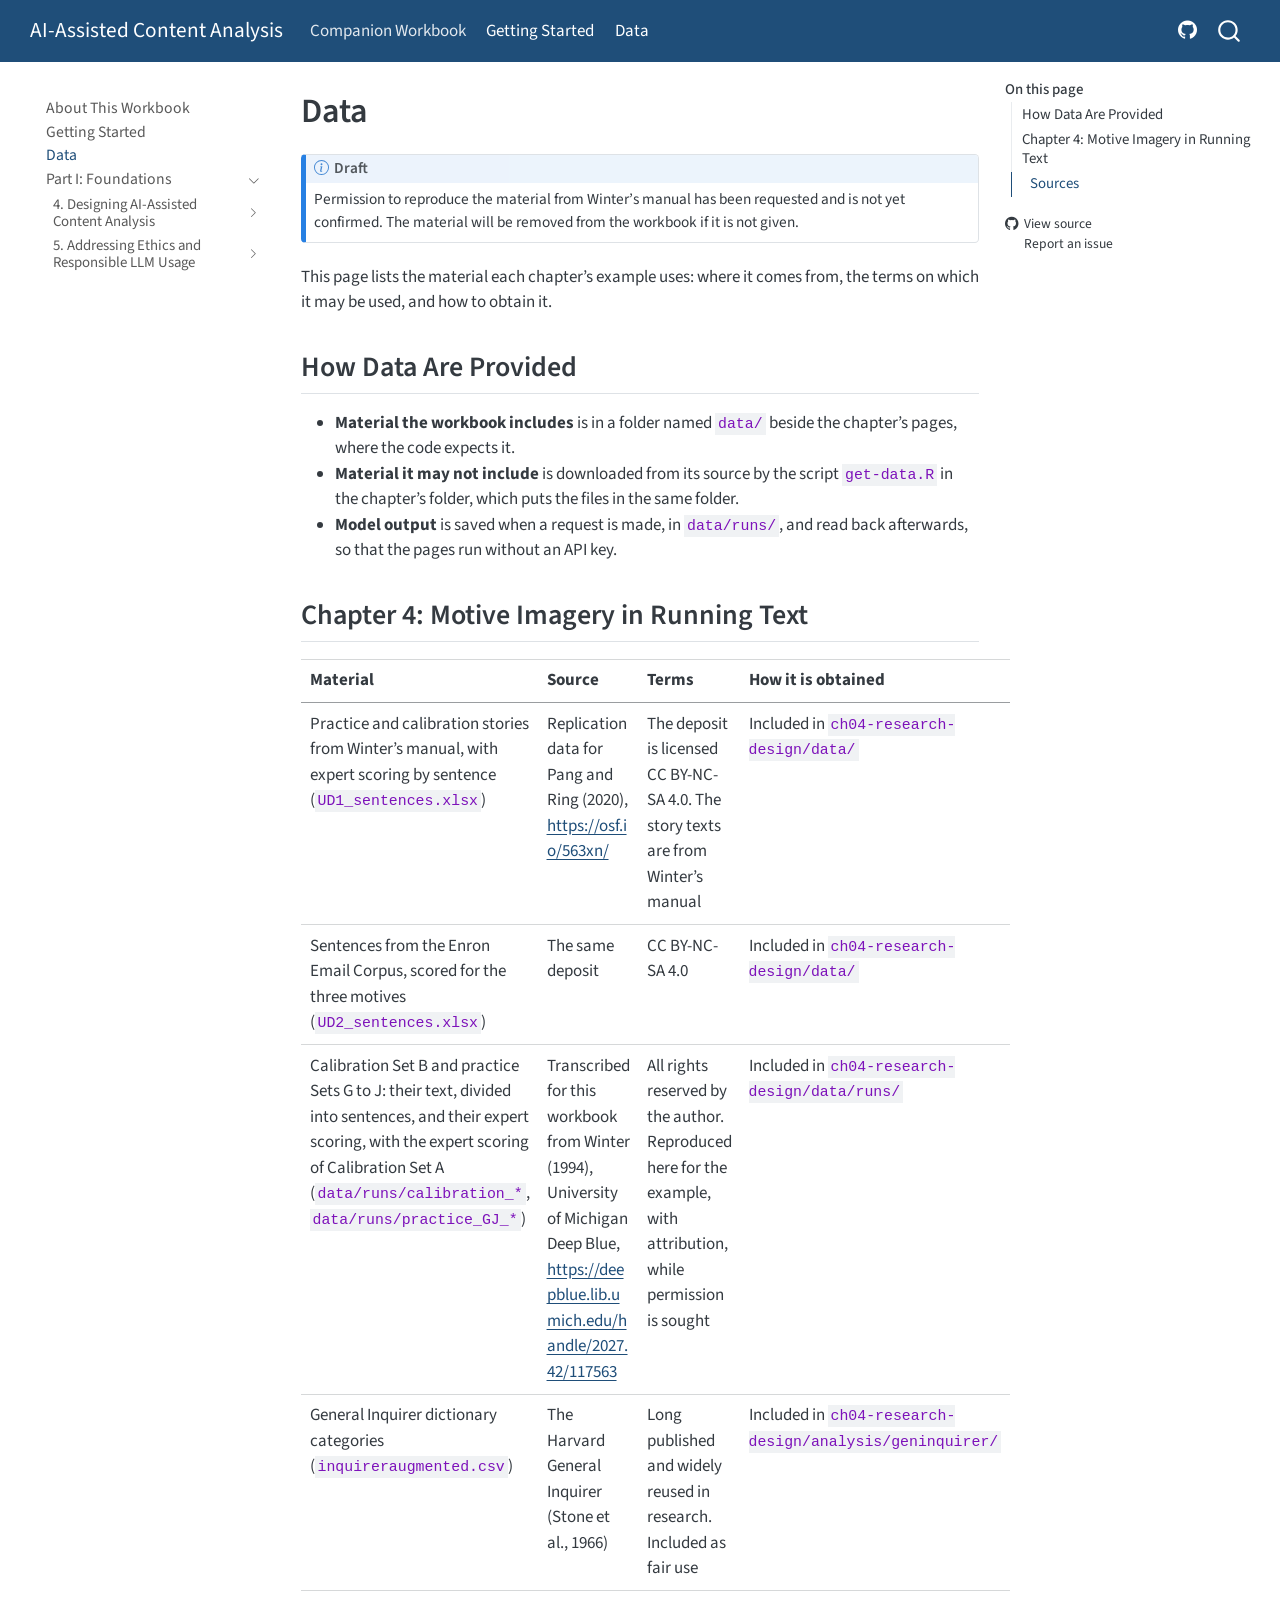
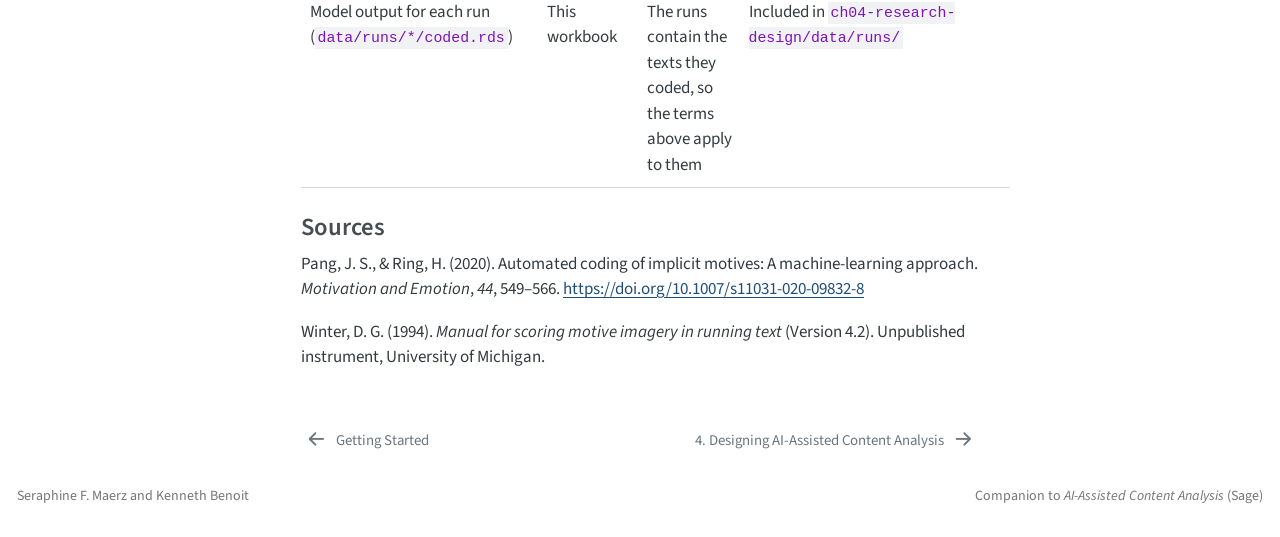
<file: data.html>
<!DOCTYPE html>
<html xmlns="http://www.w3.org/1999/xhtml" lang="en" xml:lang="en"><head>

<meta charset="utf-8">
<meta name="generator" content="quarto-1.11.9">

<meta name="viewport" content="width=device-width, initial-scale=1.0, user-scalable=yes">


<title>Data – AI-Assisted Content Analysis</title>
<style>
/* Default styles provided by pandoc.
** See https://pandoc.org/MANUAL.html#variables-for-html for config info.
*/
span.smallcaps{font-variant: small-caps;}
div.columns{display: flex; gap: 1.5em;}
div.column{flex: auto;}
@media screen {
div.columns{gap: min(4vw, 1.5em);}
div.column{overflow-x: auto;}
}
div.hanging-indent{margin-left: 1.5em; text-indent: -1.5em;}
ul.task-list{list-style: none;}
ul.task-list li input[type="checkbox"] {
  width: 0.8em;
  margin: 0 0.8em 0.2em -1em; /* quarto-specific, see https://github.com/quarto-dev/quarto-cli/issues/4556 */ 
  vertical-align: middle;
}
</style>


<script src="site_libs/quarto-nav/quarto-nav.js"></script>
<script src="site_libs/quarto-nav/headroom.min.js"></script>
<script src="site_libs/clipboard/clipboard.min.js"></script>
<script src="site_libs/quarto-search/autocomplete.umd.js"></script>
<script src="site_libs/quarto-search/fuse.min.js"></script>
<script src="site_libs/quarto-search/quarto-search.js"></script>
<meta name="quarto:offset" content="./">
<link href="./ch04-research-design/index.html" rel="next">
<link href="./getting-started.html" rel="prev">
<script src="site_libs/quarto-html/quarto.js" type="module"></script>
<script src="site_libs/quarto-html/tabsets/tabsets.js" type="module"></script>
<script src="site_libs/quarto-html/scrollable-regions/scrollable-regions.js" type="module"></script>
<script src="site_libs/quarto-html/popper.min.js"></script>
<script src="site_libs/quarto-html/tippy.umd.min.js"></script>
<script src="site_libs/quarto-html/anchor.min.js"></script>
<link href="site_libs/quarto-html/tippy.css" rel="stylesheet">
<link href="site_libs/quarto-html/quarto-syntax-highlighting-63b5708e65d6cd79cd7618c58d0c21e7.css" rel="stylesheet" id="quarto-text-highlighting-styles">
<script src="site_libs/bootstrap/bootstrap.min.js"></script>
<link href="site_libs/bootstrap/bootstrap-icons.css" rel="stylesheet">
<link href="site_libs/bootstrap/bootstrap-0cf49cfadc000603ac8142d3a87995b4.min.css" rel="stylesheet" append-hash="true" id="quarto-bootstrap" data-mode="light">
<script id="quarto-search-options" type="application/json">{
  "location": "navbar",
  "copy-button": false,
  "collapse-after": 3,
  "panel-placement": "end",
  "type": "overlay",
  "limit": 50,
  "keyboard-shortcut": [
    "f",
    "/",
    "s"
  ],
  "show-item-context": false,
  "language": {
    "search-no-results-text": "No results",
    "search-matching-documents-text": "matching documents",
    "search-copy-link-title": "Copy link to search",
    "search-hide-matches-text": "Hide additional matches",
    "search-more-match-text": "more match in this document",
    "search-more-matches-text": "more matches in this document",
    "search-clear-button-title": "Clear",
    "search-text-placeholder": "",
    "search-detached-cancel-button-title": "Cancel",
    "search-submit-button-title": "Submit",
    "search-label": "Search"
  }
}</script>


</head>

<body class="nav-sidebar floating nav-fixed quarto-light"><a id="quarto-skip-link" class="visually-hidden-focusable" href="#quarto-document-content">Skip to main content</a>

<div id="quarto-search-results"></div>
  <header id="quarto-header" class="headroom fixed-top">
    <nav class="navbar navbar-expand-lg " data-bs-theme="dark" aria-label="Site">
      <div class="navbar-container container-fluid">
      <div class="navbar-brand-container mx-auto">
    <a class="navbar-brand" href="./index.html">
    <span class="navbar-title">AI-Assisted Content Analysis</span>
    </a>
  </div>
          <button class="navbar-toggler" type="button" data-bs-toggle="collapse" data-bs-target="#navbarCollapse" aria-controls="navbarCollapse" aria-expanded="false" aria-label="Toggle navigation" onclick="if (window.quartoToggleHeadroom) { window.quartoToggleHeadroom(); }">
  <span class="navbar-toggler-icon"></span>
</button>
          <div class="collapse navbar-collapse" id="navbarCollapse">
            <ul class="navbar-nav navbar-nav-scroll me-auto">
  <li class="nav-item">
    <a class="nav-link active" href="./index.html" aria-current="page"> 
<span class="menu-text">Companion Workbook</span></a>
  </li>  
  <li class="nav-item">
    <a class="nav-link" href="./getting-started.html"> 
<span class="menu-text">Getting Started</span></a>
  </li>  
  <li class="nav-item">
    <a class="nav-link" href="./data.html"> 
<span class="menu-text">Data</span></a>
  </li>  
</ul>
            <ul class="navbar-nav navbar-nav-scroll ms-auto">
  <li class="nav-item compact">
    <a class="nav-link" href="https://github.com/quallmer/AIACA-R"> <i class="bi bi-github" role="img" aria-label="Source on GitHub">
</i> 
<span class="menu-text"></span></a>
  </li>  
</ul>
          </div> <!-- /navcollapse -->
            <div class="quarto-navbar-tools">
</div>
            <div id="quarto-search" class="" title="Search"></div>
      </div> <!-- /container-fluid -->
    </nav>
  <nav class="quarto-secondary-nav" aria-label="Toolbar">
    <div class="container-fluid d-flex">
      <button type="button" class="quarto-btn-toggle btn" data-bs-toggle="collapse" role="button" data-bs-target=".quarto-sidebar-collapse-item" aria-controls="quarto-sidebar" aria-expanded="false" aria-label="Toggle sidebar navigation" onclick="if (window.quartoToggleHeadroom) { window.quartoToggleHeadroom(); }">
        <i class="bi bi-layout-text-sidebar-reverse"></i>
      </button>
        <nav class="quarto-page-breadcrumbs" aria-label="Breadcrumbs"><ol class="breadcrumb"><li class="breadcrumb-item"><a href="./data.html">Data</a></li></ol></nav>
        <a class="flex-grow-1" data-bs-toggle="collapse" data-bs-target=".quarto-sidebar-collapse-item" onclick="if (window.quartoToggleHeadroom) { window.quartoToggleHeadroom(); }">      
        </a>
    </div>
  </nav>
</header>
<!-- content -->
<div id="quarto-content" class="quarto-container page-columns page-rows-contents page-layout-article page-navbar">
<!-- sidebar -->
  <nav id="quarto-sidebar" class="sidebar collapse collapse-horizontal quarto-sidebar-collapse-item sidebar-navigation floating overflow-auto" aria-label="Section">
    <div class="sidebar-menu-container"> 
    <ul class="list-unstyled mt-1">
        <li class="sidebar-item">
  <div class="sidebar-item-container"> 
  <a href="./index.html" class="sidebar-item-text sidebar-link">
 <span class="menu-text">About This Workbook</span></a>
  </div>
</li>
        <li class="sidebar-item">
  <div class="sidebar-item-container"> 
  <a href="./getting-started.html" class="sidebar-item-text sidebar-link">
 <span class="menu-text">Getting Started</span></a>
  </div>
</li>
        <li class="sidebar-item">
  <div class="sidebar-item-container"> 
  <a href="./data.html" class="sidebar-item-text sidebar-link active">
 <span class="menu-text">Data</span></a>
  </div>
</li>
        <li class="sidebar-item sidebar-item-section">
      <div class="sidebar-item-container"> 
            <button type="button" class="sidebar-item-text sidebar-item-toggle sidebar-link text-start" data-bs-toggle="collapse" data-bs-target="#quarto-sidebar-section-1" aria-controls="quarto-sidebar-section-1" aria-expanded="true">
 <span class="menu-text" id="quarto-sidebar-section-1-label">Part I: Foundations</span><i class="bi bi-chevron-right" aria-hidden="true"></i></button>
      </div>
      <ul id="quarto-sidebar-section-1" aria-labelledby="quarto-sidebar-section-1-label" class="collapse list-unstyled sidebar-section depth1 show">  
          <li class="sidebar-item sidebar-item-section">
      <div class="sidebar-item-container"> 
            <a href="./ch04-research-design/index.html" class="sidebar-item-text sidebar-link">
 <span class="menu-text" id="quarto-sidebar-section-2-label">4. Designing AI-Assisted Content Analysis</span></a>
            <button type="button" class="sidebar-item-toggle text-start collapsed" data-bs-toggle="collapse" data-bs-target="#quarto-sidebar-section-2" aria-controls="quarto-sidebar-section-2" aria-expanded="false" aria-label="Toggle section: 4. Designing AI-Assisted Content Analysis">
              <i class="bi bi-chevron-right ms-2" aria-hidden="true"></i>
            </button> 
      </div>
      <ul id="quarto-sidebar-section-2" aria-labelledby="quarto-sidebar-section-2-label" class="collapse list-unstyled sidebar-section depth2 ">  
          <li class="sidebar-item">
  <div class="sidebar-item-container"> 
  <a href="./ch04-research-design/report.html" class="sidebar-item-text sidebar-link">
 <span class="menu-text">Scoring Motive Imagery with an LLM Coder</span></a>
  </div>
</li>
      </ul>
  </li>
          <li class="sidebar-item sidebar-item-section">
      <div class="sidebar-item-container"> 
            <a href="./ch05-ethics/index.html" class="sidebar-item-text sidebar-link">
 <span class="menu-text" id="quarto-sidebar-section-3-label">5. Addressing Ethics and Responsible LLM Usage</span></a>
            <button type="button" class="sidebar-item-toggle text-start collapsed" data-bs-toggle="collapse" data-bs-target="#quarto-sidebar-section-3" aria-controls="quarto-sidebar-section-3" aria-expanded="false" aria-label="Toggle section: 5. Addressing Ethics and Responsible LLM Usage">
              <i class="bi bi-chevron-right ms-2" aria-hidden="true"></i>
            </button> 
      </div>
      <ul id="quarto-sidebar-section-3" aria-labelledby="quarto-sidebar-section-3-label" class="collapse list-unstyled sidebar-section depth2 ">  
          <li class="sidebar-item">
  <div class="sidebar-item-container"> 
  <a href="./ch05-ethics/provider-policies.html" class="sidebar-item-text sidebar-link">
 <span class="menu-text">Model Providers’ Data Policies</span></a>
  </div>
</li>
      </ul>
  </li>
      </ul>
  </li>
    </ul>
    </div>
</nav>
<div id="quarto-sidebar-glass" class="quarto-sidebar-collapse-item" data-bs-toggle="collapse" data-bs-target=".quarto-sidebar-collapse-item"></div>
<!-- margin-sidebar -->
    <div id="quarto-margin-sidebar" class="sidebar margin-sidebar">
        <nav id="TOC" role="doc-toc" aria-labelledby="toc-title" class="toc-active">
    <h2 id="toc-title">On this page</h2>
   
  <ul>
  <li><a href="#how-data-are-provided" id="toc-how-data-are-provided" class="nav-link active" data-scroll-target="#how-data-are-provided">How Data Are Provided</a></li>
  <li><a href="#chapter-4-motive-imagery-in-running-text" id="toc-chapter-4-motive-imagery-in-running-text" class="nav-link" data-scroll-target="#chapter-4-motive-imagery-in-running-text">Chapter 4: Motive Imagery in Running Text</a>
  <ul class="collapse">
  <li><a href="#sources" id="toc-sources" class="nav-link" data-scroll-target="#sources">Sources</a></li>
  </ul></li>
  </ul>
<div class="toc-actions"><ul><li><a href="https://github.com/quallmer/AIACA-R/blob/main/data.qmd" class="toc-action"><i class="bi bi-github"></i>View source</a></li><li><a href="https://github.com/quallmer/AIACA-R/issues/new" class="toc-action"><i class="bi empty"></i>Report an issue</a></li></ul></div></nav>
    </div>
<!-- main -->
<main class="content" id="quarto-document-content" tabindex="-1">

<header id="title-block-header" class="quarto-title-block default">
<div class="quarto-title">
<h1 class="title">Data</h1>
</div>



<div class="quarto-title-meta">

    
  
    
  </div>
  


</header>


<div class="callout callout-style-default callout-note callout-titled">
<div class="callout-header d-flex align-content-center">
<div class="callout-icon-container">
<i class="callout-icon"></i>
</div>
<div class="callout-title-container flex-fill">
<span class="screen-reader-only">Note</span>Draft
</div>
</div>
<div class="callout-body-container callout-body">
<p>Permission to reproduce the material from Winter’s manual has been requested and is not yet confirmed. The material will be removed from the workbook if it is not given.</p>
</div>
</div>
<p>This page lists the material each chapter’s example uses: where it comes from, the terms on which it may be used, and how to obtain it.</p>
<section id="how-data-are-provided" class="level2">
<h2 class="anchored" data-anchor-id="how-data-are-provided">How Data Are Provided</h2>
<ul>
<li><strong>Material the workbook includes</strong> is in a folder named <code>data/</code> beside the chapter’s pages, where the code expects it.</li>
<li><strong>Material it may not include</strong> is downloaded from its source by the script <code>get-data.R</code> in the chapter’s folder, which puts the files in the same folder.</li>
<li><strong>Model output</strong> is saved when a request is made, in <code>data/runs/</code>, and read back afterwards, so that the pages run without an API key.</li>
</ul>
</section>
<section id="chapter-4-motive-imagery-in-running-text" class="level2">
<h2 class="anchored" data-anchor-id="chapter-4-motive-imagery-in-running-text">Chapter 4: Motive Imagery in Running Text</h2>
<table class="caption-top table">
<colgroup>
<col style="width: 30%">
<col style="width: 25%">
<col style="width: 25%">
<col style="width: 20%">
</colgroup>
<thead>
<tr class="header">
<th style="text-align: left;">Material</th>
<th style="text-align: left;">Source</th>
<th style="text-align: left;">Terms</th>
<th style="text-align: left;">How it is obtained</th>
</tr>
</thead>
<tbody>
<tr class="odd">
<td style="text-align: left;">Practice and calibration stories from Winter’s manual, with expert scoring by sentence (<code>UD1_sentences.xlsx</code>)</td>
<td style="text-align: left;">Replication data for Pang and Ring (2020), <a href="https://osf.io/563xn/" class="uri">https://osf.io/563xn/</a></td>
<td style="text-align: left;">The deposit is licensed CC BY-NC-SA 4.0. The story texts are from Winter’s manual</td>
<td style="text-align: left;">Included in <code>ch04-research-design/data/</code></td>
</tr>
<tr class="even">
<td style="text-align: left;">Sentences from the Enron Email Corpus, scored for the three motives (<code>UD2_sentences.xlsx</code>)</td>
<td style="text-align: left;">The same deposit</td>
<td style="text-align: left;">CC BY-NC-SA 4.0</td>
<td style="text-align: left;">Included in <code>ch04-research-design/data/</code></td>
</tr>
<tr class="odd">
<td style="text-align: left;">Calibration Set B and practice Sets G to J: their text, divided into sentences, and their expert scoring, with the expert scoring of Calibration Set A (<code>data/runs/calibration_*</code>, <code>data/runs/practice_GJ_*</code>)</td>
<td style="text-align: left;">Transcribed for this workbook from Winter (1994), University of Michigan Deep Blue, <a href="https://deepblue.lib.umich.edu/handle/2027.42/117563" class="uri">https://deepblue.lib.umich.edu/handle/2027.42/117563</a></td>
<td style="text-align: left;">All rights reserved by the author. Reproduced here for the example, with attribution, while permission is sought</td>
<td style="text-align: left;">Included in <code>ch04-research-design/data/runs/</code></td>
</tr>
<tr class="even">
<td style="text-align: left;">General Inquirer dictionary categories (<code>inquireraugmented.csv</code>)</td>
<td style="text-align: left;">The Harvard General Inquirer (Stone et al., 1966)</td>
<td style="text-align: left;">Long published and widely reused in research. Included as fair use</td>
<td style="text-align: left;">Included in <code>ch04-research-design/analysis/geninquirer/</code></td>
</tr>
<tr class="odd">
<td style="text-align: left;">Model output for each run (<code>data/runs/*/coded.rds</code>)</td>
<td style="text-align: left;">This workbook</td>
<td style="text-align: left;">The runs contain the texts they coded, so the terms above apply to them</td>
<td style="text-align: left;">Included in <code>ch04-research-design/data/runs/</code></td>
</tr>
</tbody>
</table>
<section id="sources" class="level3">
<h3 class="anchored" data-anchor-id="sources">Sources</h3>
<p>Pang, J. S., &amp; Ring, H. (2020). Automated coding of implicit motives: A machine-learning approach. <em>Motivation and Emotion</em>, <em>44</em>, 549–566. <a href="https://doi.org/10.1007/s11031-020-09832-8" class="uri">https://doi.org/10.1007/s11031-020-09832-8</a></p>
<p>Winter, D. G. (1994). <em>Manual for scoring motive imagery in running text</em> (Version 4.2). Unpublished instrument, University of Michigan.</p>


</section>
</section>

<a onclick="window.scrollTo(0, 0); return false;" role="button" id="quarto-back-to-top"><i class="bi bi-arrow-up"></i> Back to top</a></main> <!-- /main -->
<script id="quarto-html-after-body" type="application/javascript">
  window.document.addEventListener("DOMContentLoaded", function (event) {
    const icon = "";
    const anchorJS = new window.AnchorJS();
    anchorJS.options = {
      placement: 'right',
      icon: icon
    };
    anchorJS.add('.anchored');
    const isCodeAnnotation = (el) => {
      for (const clz of el.classList) {
        if (clz.startsWith('code-annotation-')) {                     
          return true;
        }
      }
      return false;
    }
    const onCopySuccess = function(e) {
      // button target
      const button = e.trigger;
      // don't keep focus
      button.blur();
      // flash "checked"
      button.classList.add('code-copy-button-checked');
      var currentTitle = button.getAttribute("title");
      button.setAttribute("title", "Copied!");
      let tooltip;
      if (window.bootstrap) {
        button.setAttribute("data-bs-toggle", "tooltip");
        button.setAttribute("data-bs-placement", "left");
        button.setAttribute("data-bs-title", "Copied!");
        tooltip = new bootstrap.Tooltip(button, 
          { trigger: "manual", 
            customClass: "code-copy-button-tooltip",
            offset: [0, -8]});
        tooltip.show();    
      }
      setTimeout(function() {
        if (tooltip) {
          tooltip.hide();
          button.removeAttribute("data-bs-title");
          button.removeAttribute("data-bs-toggle");
          button.removeAttribute("data-bs-placement");
        }
        button.setAttribute("title", currentTitle);
        button.classList.remove('code-copy-button-checked');
      }, 1000);
      // clear code selection
      e.clearSelection();
    }
    const getTextToCopy = function(trigger) {
      const outerScaffold = trigger.parentElement.cloneNode(true);
      const codeEl = outerScaffold.querySelector('code');
      for (const childEl of codeEl.children) {
        if (isCodeAnnotation(childEl)) {
          childEl.remove();
        }
      }
      return codeEl.innerText;
    }
    const clipboard = new window.ClipboardJS('.code-copy-button:not([data-in-quarto-modal])', {
      text: getTextToCopy
    });
    clipboard.on('success', onCopySuccess);
    if (window.document.getElementById('quarto-embedded-source-code-modal')) {
      const clipboardModal = new window.ClipboardJS('.code-copy-button[data-in-quarto-modal]', {
        text: getTextToCopy,
        container: window.document.getElementById('quarto-embedded-source-code-modal')
      });
      clipboardModal.on('success', onCopySuccess);
    }
      var localhostRegex = new RegExp(/^(?:http|https):\/\/localhost\:?[0-9]*\//);
      var mailtoRegex = new RegExp(/^mailto:/);
        var filterRegex = new RegExp("https:\/\/quallmer\.github\.io\/AIACA-R\/");
      const newWindowLabel = "(opens in a new tab)";
      const newWindowNoteId = "quarto-ext-newwindow-label";
      // Links reference one hidden label through aria-describedby, so the
      // announcement never changes their accessible name.
      var describeNewWindow = (link) => {
        if (!window.document.getElementById(newWindowNoteId)) {
          var newWindowNote = window.document.createElement("span");
          newWindowNote.id = newWindowNoteId;
          newWindowNote.hidden = true;
          newWindowNote.textContent = newWindowLabel;
          window.document.body.appendChild(newWindowNote);
        }
        var describedBy = (link.getAttribute("aria-describedby") || "").split(/\s+/).filter(Boolean);
        if (!describedBy.includes(newWindowNoteId)) {
          describedBy.push(newWindowNoteId);
          link.setAttribute("aria-describedby", describedBy.join(" "));
        }
      }
      var isInternal = (href) => {
          return filterRegex.test(href) || localhostRegex.test(href) || mailtoRegex.test(href);
      }
      // Inspect non-navigation links and adorn them if external
      window.quartoDecorateExternalLinks = function (root) {
     var links = (root || window.document).querySelectorAll('a[href]:not(.nav-link):not(.navbar-brand):not(.toc-action):not(.sidebar-link):not(.sidebar-item-toggle):not(.pagination-link):not(.no-external):not([aria-hidden]):not(.dropdown-item):not(.quarto-navigation-tool):not(.about-link)');
      for (var i=0; i<links.length; i++) {
        const link = links[i];
        if (!isInternal(link.href)) {
          // undo the damage that might have been done by quarto-nav.js in the case of
          // links that we want to consider external
          if (link.dataset.originalHref !== undefined) {
            link.href = link.dataset.originalHref;
          }
            // target, if specified
            link.setAttribute("target", "_blank");
            if (link.getAttribute("rel") === null) {
              link.setAttribute("rel", "noopener");
            }
            describeNewWindow(link);
          if (!link.classList.contains('no-external-icon')) {
          }
        }
      }
      };
      window.quartoDecorateExternalLinks(window.document);
    // Esc closes the popup (WCAG 1.4.13) and focus leaving both trigger and
    // popup closes it (WCAG 2.4.11); tippy handles neither for interactive popups.
    const hideOnEscAndFocusOut = {
      name: 'hideOnEscAndFocusOut',
      defaultValue: true,
      fn(instance) {
        const dismiss = () => {
          // A show scheduled by the trigger delay would otherwise reopen it
          instance.clearDelayTimeouts();
          instance.hide();
        };
        const onKeyDown = (event) => {
          if (event.key !== 'Escape') {
            return;
          }
          // Keep Esc from also reaching page handlers (e.g. reveal.js overview),
          // except an open reveal.js slide menu, which Esc should close too.
          // The menu handles keys only when its keyboard option is on.
          const menuHandlesEsc = window.Reveal?.getPlugin?.('menu')?.isOpen() &&
            window.Reveal.getConfig().menu?.keyboard !== false;
          if (!menuHandlesEsc) {
            event.stopPropagation();
          }
          if (instance.popper.contains(window.document.activeElement)) {
            // Disabled while refocusing so the focus trigger does not reopen it
            instance.disable();
            instance.reference.focus();
            instance.enable();
          }
          dismiss();
        };
        const onFocusOut = (event) => {
          const target = event.relatedTarget;
          if (target && !instance.reference.contains(target) &&
              !instance.popper.contains(target)) {
            dismiss();
          }
        };
        // On the trigger too: a click trigger (code-annotations: select) has no
        // blur handling. Attached for the instance's lifetime so leaving the
        // trigger also cancels a show still pending on the trigger delay.
        instance.reference.addEventListener('focusout', onFocusOut);
        return {
          onShow() {
            window.document.addEventListener('keydown', onKeyDown, true);
            instance.popper.addEventListener('focusout', onFocusOut);
          },
          onHide() {
            window.document.removeEventListener('keydown', onKeyDown, true);
            instance.popper.removeEventListener('focusout', onFocusOut);
          },
          onDestroy() {
            instance.reference.removeEventListener('focusout', onFocusOut);
          },
        };
      },
    };
    function tippyHover(el, contentFn, onTriggerFn, onUntriggerFn) {
      const config = {
        allowHTML: true,
        maxWidth: 500,
        delay: 100,
        arrow: false,
        appendTo: function(el) {
            return el.parentElement;
        },
        interactive: true,
        interactiveBorder: 10,
        theme: 'quarto',
        placement: 'bottom-start',
        plugins: [hideOnEscAndFocusOut],
      };
      if (contentFn) {
        config.content = contentFn;
      }
      if (onTriggerFn) {
        config.onTrigger = onTriggerFn;
      }
      if (onUntriggerFn) {
        config.onUntrigger = onUntriggerFn;
      }
      window.tippy(el, config); 
    }
    const noterefs = window.document.querySelectorAll('a[role="doc-noteref"]');
    for (var i=0; i<noterefs.length; i++) {
      const ref = noterefs[i];
      tippyHover(ref, function() {
        // use id or data attribute instead here
        let href = ref.getAttribute('data-footnote-href') || ref.getAttribute('href');
        try { href = new URL(href).hash; } catch {}
        const id = href.replace(/^#\/?/, "");
        const note = window.document.getElementById(id);
        if (note) {
          return note.innerHTML;
        } else {
          return "";
        }
      });
    }
    const xrefs = window.document.querySelectorAll('a.quarto-xref');
    const processXRef = (id, note) => {
      // Strip column container classes
      const stripColumnClz = (el) => {
        el.classList.remove("page-full", "page-columns");
        if (el.children) {
          for (const child of el.children) {
            stripColumnClz(child);
          }
        }
      }
      stripColumnClz(note)
      if (id === null || id.startsWith('sec-')) {
        // Special case sections, only their first couple elements
        const container = document.createElement("div");
        if (note.children && note.children.length > 2) {
          container.appendChild(note.children[0].cloneNode(true));
          for (let i = 1; i < note.children.length; i++) {
            const child = note.children[i];
            if (child.tagName === "P" && child.innerText === "") {
              continue;
            } else {
              container.appendChild(child.cloneNode(true));
              break;
            }
          }
          if (window.Quarto?.typesetMath) {
            window.Quarto.typesetMath(container);
          }
          return container.innerHTML
        } else {
          if (window.Quarto?.typesetMath) {
            window.Quarto.typesetMath(note);
          }
          return note.innerHTML;
        }
      } else {
        // Remove any anchor links if they are present
        const anchorLink = note.querySelector('a.anchorjs-link');
        if (anchorLink) {
          anchorLink.remove();
        }
        if (window.Quarto?.typesetMath) {
          window.Quarto.typesetMath(note);
        }
        if (note.classList.contains("callout")) {
          return note.outerHTML;
        } else {
          return note.innerHTML;
        }
      }
    }
    for (var i=0; i<xrefs.length; i++) {
      const xref = xrefs[i];
      tippyHover(xref, undefined, function(instance) {
        instance.disable();
        let url = xref.getAttribute('href');
        let hash = undefined; 
        if (url.startsWith('#')) {
          hash = url;
        } else {
          try { hash = new URL(url).hash; } catch {}
        }
        if (hash) {
          const id = hash.replace(/^#\/?/, "");
          const note = window.document.getElementById(id);
          if (note !== null) {
            try {
              const html = processXRef(id, note.cloneNode(true));
              instance.setContent(html);
            } finally {
              instance.enable();
              instance.show();
            }
          } else {
            // See if we can fetch this
            fetch(url.split('#')[0])
            .then(res => res.text())
            .then(html => {
              const parser = new DOMParser();
              const htmlDoc = parser.parseFromString(html, "text/html");
              const note = htmlDoc.getElementById(id);
              if (note !== null) {
                const html = processXRef(id, note);
                instance.setContent(html);
              } 
            }).finally(() => {
              instance.enable();
              instance.show();
            });
          }
        } else {
          // See if we can fetch a full url (with no hash to target)
          // This is a special case and we should probably do some content thinning / targeting
          fetch(url)
          .then(res => res.text())
          .then(html => {
            const parser = new DOMParser();
            const htmlDoc = parser.parseFromString(html, "text/html");
            const note = htmlDoc.querySelector('main.content');
            if (note !== null) {
              // This should only happen for chapter cross references
              // (since there is no id in the URL)
              // remove the first header
              if (note.children.length > 0 && note.children[0].tagName === "HEADER") {
                note.children[0].remove();
              }
              const html = processXRef(null, note);
              instance.setContent(html);
            } 
          }).finally(() => {
            instance.enable();
            instance.show();
          });
        }
      }, function(instance) {
      });
    }
        let selectedAnnoteEl;
        const selectorForAnnotation = ( cell, annotation) => {
          let cellAttr = 'data-code-cell="' + cell + '"';
          let lineAttr = 'data-code-annotation="' +  annotation + '"';
          const selector = 'span[' + cellAttr + '][' + lineAttr + ']';
          return selector;
        }
        const selectCodeLines = (annoteEl) => {
          const doc = window.document;
          const targetCell = annoteEl.getAttribute("data-target-cell");
          const targetAnnotation = annoteEl.getAttribute("data-target-annotation");
          const annoteSpan = window.document.querySelector(selectorForAnnotation(targetCell, targetAnnotation));
          const lines = annoteSpan.getAttribute("data-code-lines").split(",");
          const lineIds = lines.map((line) => {
            return targetCell + "-" + line;
          })
          // Each band is positioned against its own containing block, which is
          // not the offsetParent of the lines, so place it from client rects.
          const placeBand = (band, firstEl, lastEl, codeBlock) => {
            const container = band.offsetParent;
            if (container === null) {
              return;
            }
            const containerRect = container.getBoundingClientRect();
            // Reveal.js scales slides with a transform, so convert client
            // pixels back to the CSS pixels of the container.
            const scale = containerRect.height / container.offsetHeight || 1;
            const firstRect = firstEl.getBoundingClientRect();
            const lastRect = lastEl.getBoundingClientRect();
            const top = (firstRect.top - containerRect.top) / scale - container.clientTop + container.scrollTop;
            const height = (lastRect.bottom - firstRect.top) / scale;
            band.style.top = top - 2 + "px";
            band.style.height = height + 4 + "px";
            if (codeBlock) {
              // Without the copy button wrapper, the containing block is wider
              // than the code block, so span the code block explicitly.
              const blockRect = codeBlock.getBoundingClientRect();
              band.style.left = (blockRect.left - containerRect.left) / scale - container.clientLeft + container.scrollLeft + "px";
              band.style.width = blockRect.width / scale + "px";
            }
          };
          if (lineIds.length > 0) {
            const el = window.document.getElementById(lineIds[0]);
            const lastEl = window.document.getElementById(lineIds[lineIds.length - 1]);
            const parent = el.parentElement.parentElement;
            // cook up a div (if necessary) and position it
            let div = window.document.getElementById("code-annotation-line-highlight");
            if (div === null) {
              div = window.document.createElement("div");
              div.setAttribute("id", "code-annotation-line-highlight");
              div.style.position = 'absolute';
              parent.appendChild(div);
            }
            placeBand(div, el, lastEl, parent.closest("div.sourceCode") || parent);
            let gutterDiv = window.document.getElementById("code-annotation-line-highlight-gutter");
            if (gutterDiv === null) {
              gutterDiv = window.document.createElement("div");
              gutterDiv.setAttribute("id", "code-annotation-line-highlight-gutter");
              gutterDiv.style.position = 'absolute';
              const codeCell = window.document.getElementById(targetCell);
              const gutter = codeCell.querySelector('.code-annotation-gutter');
              gutter.appendChild(gutterDiv);
            }
            placeBand(gutterDiv, el, lastEl);
            selectedAnnoteEl = annoteEl;
          }
        };
        const unselectCodeLines = () => {
          const elementsIds = ["code-annotation-line-highlight", "code-annotation-line-highlight-gutter"];
          elementsIds.forEach((elId) => {
            const div = window.document.getElementById(elId);
            if (div) {
              div.remove();
            }
          });
          selectedAnnoteEl = undefined;
        };
          // Handle positioning of the toggle
      window.addEventListener(
        "resize",
        throttle(() => {
          elRect = undefined;
          if (selectedAnnoteEl) {
            selectCodeLines(selectedAnnoteEl);
          }
        }, 10)
      );
      function throttle(fn, ms) {
      let throttle = false;
      let timer;
        return (...args) => {
          if(!throttle) { // first call gets through
              fn.apply(this, args);
              throttle = true;
          } else { // all the others get throttled
              if(timer) clearTimeout(timer); // cancel #2
              timer = setTimeout(() => {
                fn.apply(this, args);
                timer = throttle = false;
              }, ms);
          }
        };
      }
        // Attach click handler to the DT
        const annoteDls = window.document.querySelectorAll('dt[data-target-cell]');
        for (const annoteDlNode of annoteDls) {
          annoteDlNode.addEventListener('click', (event) => {
            const clickedEl = event.target;
            if (clickedEl !== selectedAnnoteEl) {
              unselectCodeLines();
              const activeEl = window.document.querySelector('dt[data-target-cell].code-annotation-active');
              if (activeEl) {
                activeEl.classList.remove('code-annotation-active');
              }
              selectCodeLines(clickedEl);
              clickedEl.classList.add('code-annotation-active');
            } else {
              // Unselect the line
              unselectCodeLines();
              clickedEl.classList.remove('code-annotation-active');
            }
          });
        }
    const findCites = (el) => {
      const parentEl = el.parentElement;
      if (parentEl) {
        const cites = parentEl.dataset.cites;
        if (cites) {
          return {
            el,
            cites: cites.split(' ')
          };
        } else {
          return findCites(el.parentElement)
        }
      } else {
        return undefined;
      }
    };
    var bibliorefs = window.document.querySelectorAll('a[role="doc-biblioref"]');
    for (var i=0; i<bibliorefs.length; i++) {
      const ref = bibliorefs[i];
      const citeInfo = findCites(ref);
      if (citeInfo) {
        tippyHover(citeInfo.el, function() {
          var popup = window.document.createElement('div');
          citeInfo.cites.forEach(function(cite) {
            var citeDiv = window.document.createElement('div');
            citeDiv.classList.add('hanging-indent');
            citeDiv.classList.add('csl-entry');
            var biblioDiv = window.document.getElementById('ref-' + cite);
            if (biblioDiv) {
              citeDiv.innerHTML = biblioDiv.innerHTML;
            }
            popup.appendChild(citeDiv);
          });
          return popup.innerHTML;
        });
      }
    }
  });
  </script>
  <script type="application/javascript">
  window.quartoScrollableRegionsLabels = {"code":"Scrollable code","output":"Scrollable output"};
  </script>
<nav class="page-navigation" aria-label="Page">
  <div class="nav-page nav-page-previous">
      <a href="./getting-started.html" class="pagination-link" aria-label="Getting Started">
        <i class="bi bi-arrow-left-short"></i> <span class="nav-page-text">Getting Started</span>
      </a>          
  </div>
  <div class="nav-page nav-page-next">
      <a href="./ch04-research-design/index.html" class="pagination-link" aria-label="4. Designing AI-Assisted Content Analysis">
        <span class="nav-page-text">4. Designing AI-Assisted Content Analysis</span> <i class="bi bi-arrow-right-short"></i>
      </a>
  </div>
</nav>
</div> <!-- /content -->
<footer class="footer">
  <div class="nav-footer">
    <div class="nav-footer-left">
<p>Seraphine F. Maerz and Kenneth Benoit</p>
</div>   
    <div class="nav-footer-center">
      &nbsp;
    <div class="toc-actions d-sm-block d-md-none"><ul><li><a href="https://github.com/quallmer/AIACA-R/blob/main/data.qmd" class="toc-action"><i class="bi bi-github"></i>View source</a></li><li><a href="https://github.com/quallmer/AIACA-R/issues/new" class="toc-action"><i class="bi empty"></i>Report an issue</a></li></ul></div></div>
    <div class="nav-footer-right">
<p>Companion to <em>AI-Assisted Content Analysis</em> (Sage)</p>
</div>
  </div>
</footer>




</body></html>
</file>
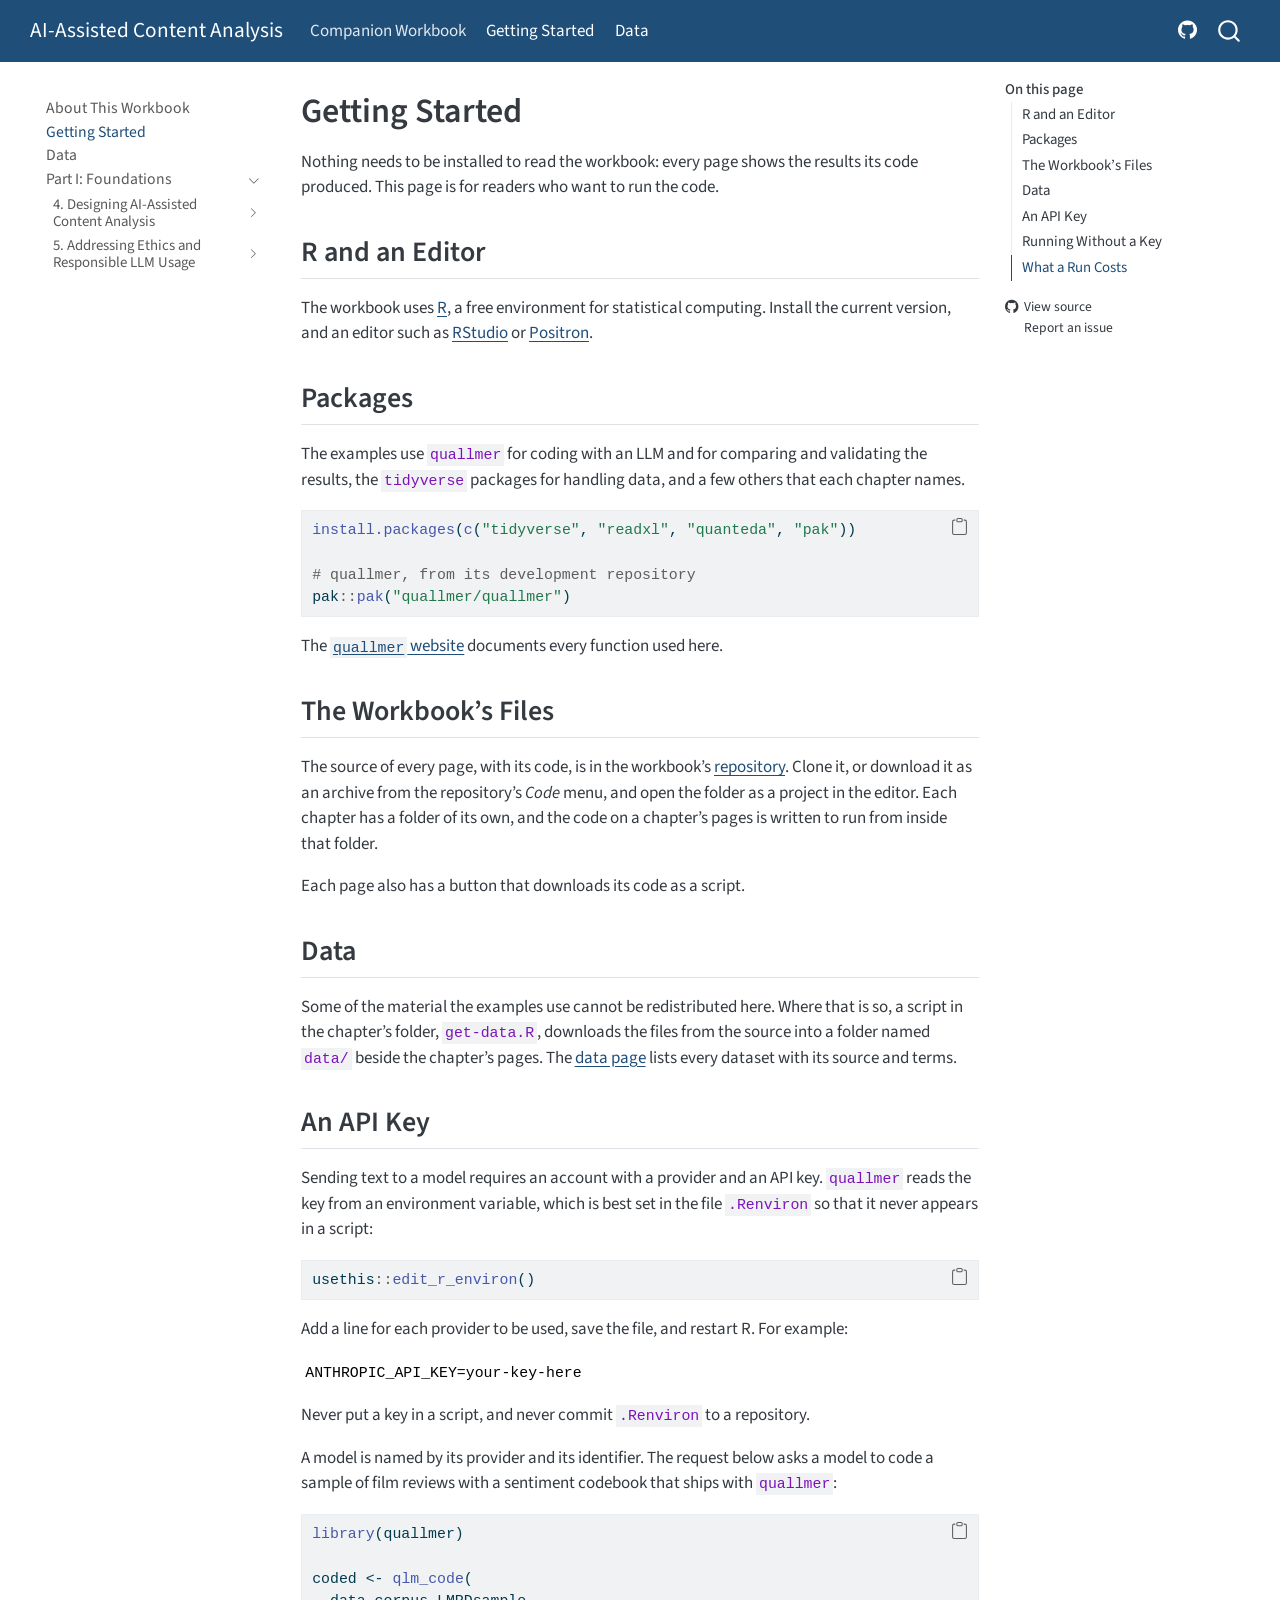
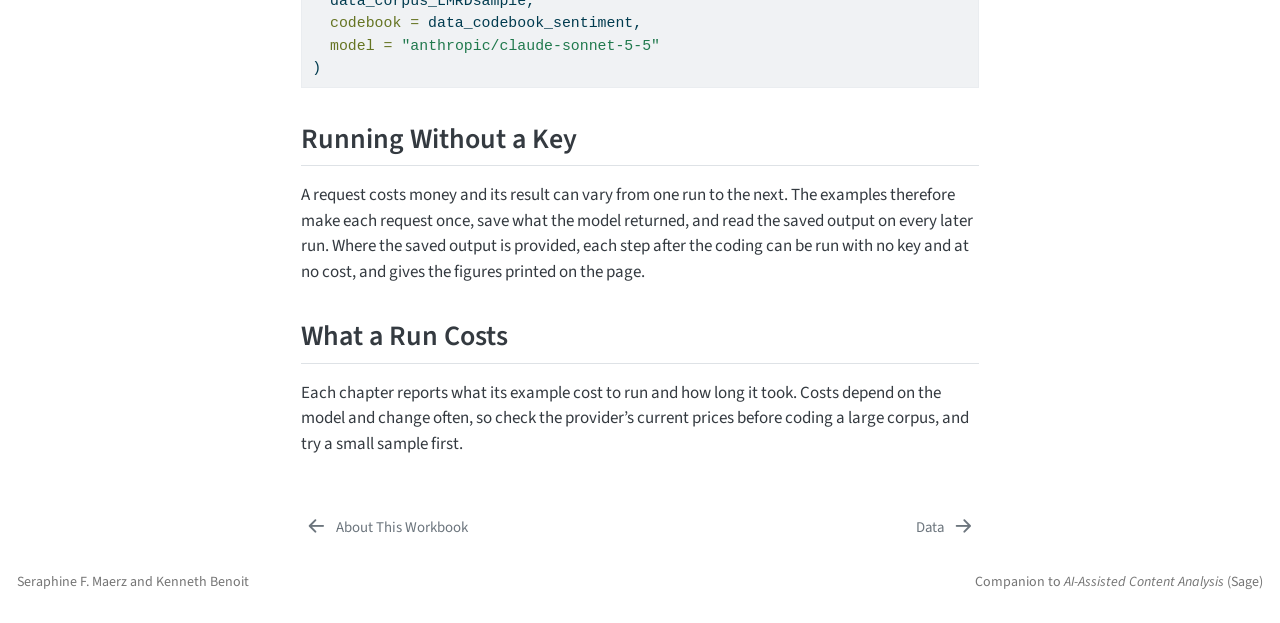
<file: getting-started.html>
<!DOCTYPE html>
<html xmlns="http://www.w3.org/1999/xhtml" lang="en" xml:lang="en"><head>

<meta charset="utf-8">
<meta name="generator" content="quarto-1.11.9">

<meta name="viewport" content="width=device-width, initial-scale=1.0, user-scalable=yes">


<title>Getting Started – AI-Assisted Content Analysis</title>
<style>
/* Default styles provided by pandoc.
** See https://pandoc.org/MANUAL.html#variables-for-html for config info.
*/
span.smallcaps{font-variant: small-caps;}
div.columns{display: flex; gap: 1.5em;}
div.column{flex: auto;}
@media screen {
div.columns{gap: min(4vw, 1.5em);}
div.column{overflow-x: auto;}
}
div.hanging-indent{margin-left: 1.5em; text-indent: -1.5em;}
ul.task-list{list-style: none;}
ul.task-list li input[type="checkbox"] {
  width: 0.8em;
  margin: 0 0.8em 0.2em -1em; /* quarto-specific, see https://github.com/quarto-dev/quarto-cli/issues/4556 */ 
  vertical-align: middle;
}
/* CSS for syntax highlighting */
html { -webkit-text-size-adjust: 100%; }
pre > code.sourceCode { white-space: pre; position: relative; }
pre > code.sourceCode > span { display: inline-block; line-height: 1.25; }
pre > code.sourceCode > span:empty { height: 1.2em; }
.sourceCode { overflow: visible; }
code.sourceCode > span { color: inherit; text-decoration: inherit; }
div.sourceCode { margin: 1em 0; }
pre.sourceCode { margin: 0; }
@media screen {
div.sourceCode { overflow: auto; }
}
@media print {
pre > code.sourceCode { white-space: pre-wrap; }
pre > code.sourceCode > span { text-indent: -5em; padding-left: 5em; }
}
pre.numberSource code
  { counter-reset: source-line 0; }
pre.numberSource code > span
  { position: relative; left: -4em; counter-increment: source-line; }
pre.numberSource code > span > a:first-child::before
  { content: counter(source-line);
    position: relative; left: -1em; text-align: right; vertical-align: baseline;
    border: none; display: inline-block;
    -webkit-touch-callout: none; -webkit-user-select: none;
    -khtml-user-select: none; -moz-user-select: none;
    -ms-user-select: none; user-select: none;
    padding: 0 4px; width: 4em;
  }
pre.numberSource { margin-left: 3em;  padding-left: 4px; }
div.sourceCode
  {   }
@media screen {
pre > code.sourceCode > span > a:first-child::before { text-decoration: underline; }
}
</style>


<script src="site_libs/quarto-nav/quarto-nav.js"></script>
<script src="site_libs/quarto-nav/headroom.min.js"></script>
<script src="site_libs/clipboard/clipboard.min.js"></script>
<script src="site_libs/quarto-search/autocomplete.umd.js"></script>
<script src="site_libs/quarto-search/fuse.min.js"></script>
<script src="site_libs/quarto-search/quarto-search.js"></script>
<meta name="quarto:offset" content="./">
<link href="./data.html" rel="next">
<link href="./index.html" rel="prev">
<script src="site_libs/quarto-html/quarto.js" type="module"></script>
<script src="site_libs/quarto-html/tabsets/tabsets.js" type="module"></script>
<script src="site_libs/quarto-html/scrollable-regions/scrollable-regions.js" type="module"></script>
<script src="site_libs/quarto-html/popper.min.js"></script>
<script src="site_libs/quarto-html/tippy.umd.min.js"></script>
<script src="site_libs/quarto-html/anchor.min.js"></script>
<link href="site_libs/quarto-html/tippy.css" rel="stylesheet">
<link href="site_libs/quarto-html/quarto-syntax-highlighting-63b5708e65d6cd79cd7618c58d0c21e7.css" rel="stylesheet" id="quarto-text-highlighting-styles">
<script src="site_libs/bootstrap/bootstrap.min.js"></script>
<link href="site_libs/bootstrap/bootstrap-icons.css" rel="stylesheet">
<link href="site_libs/bootstrap/bootstrap-0cf49cfadc000603ac8142d3a87995b4.min.css" rel="stylesheet" append-hash="true" id="quarto-bootstrap" data-mode="light">
<script id="quarto-search-options" type="application/json">{
  "location": "navbar",
  "copy-button": false,
  "collapse-after": 3,
  "panel-placement": "end",
  "type": "overlay",
  "limit": 50,
  "keyboard-shortcut": [
    "f",
    "/",
    "s"
  ],
  "show-item-context": false,
  "language": {
    "search-no-results-text": "No results",
    "search-matching-documents-text": "matching documents",
    "search-copy-link-title": "Copy link to search",
    "search-hide-matches-text": "Hide additional matches",
    "search-more-match-text": "more match in this document",
    "search-more-matches-text": "more matches in this document",
    "search-clear-button-title": "Clear",
    "search-text-placeholder": "",
    "search-detached-cancel-button-title": "Cancel",
    "search-submit-button-title": "Submit",
    "search-label": "Search"
  }
}</script>


</head>

<body class="nav-sidebar floating nav-fixed quarto-light"><a id="quarto-skip-link" class="visually-hidden-focusable" href="#quarto-document-content">Skip to main content</a>

<div id="quarto-search-results"></div>
  <header id="quarto-header" class="headroom fixed-top">
    <nav class="navbar navbar-expand-lg " data-bs-theme="dark" aria-label="Site">
      <div class="navbar-container container-fluid">
      <div class="navbar-brand-container mx-auto">
    <a class="navbar-brand" href="./index.html">
    <span class="navbar-title">AI-Assisted Content Analysis</span>
    </a>
  </div>
          <button class="navbar-toggler" type="button" data-bs-toggle="collapse" data-bs-target="#navbarCollapse" aria-controls="navbarCollapse" aria-expanded="false" aria-label="Toggle navigation" onclick="if (window.quartoToggleHeadroom) { window.quartoToggleHeadroom(); }">
  <span class="navbar-toggler-icon"></span>
</button>
          <div class="collapse navbar-collapse" id="navbarCollapse">
            <ul class="navbar-nav navbar-nav-scroll me-auto">
  <li class="nav-item">
    <a class="nav-link active" href="./index.html" aria-current="page"> 
<span class="menu-text">Companion Workbook</span></a>
  </li>  
  <li class="nav-item">
    <a class="nav-link" href="./getting-started.html"> 
<span class="menu-text">Getting Started</span></a>
  </li>  
  <li class="nav-item">
    <a class="nav-link" href="./data.html"> 
<span class="menu-text">Data</span></a>
  </li>  
</ul>
            <ul class="navbar-nav navbar-nav-scroll ms-auto">
  <li class="nav-item compact">
    <a class="nav-link" href="https://github.com/quallmer/AIACA-R"> <i class="bi bi-github" role="img" aria-label="Source on GitHub">
</i> 
<span class="menu-text"></span></a>
  </li>  
</ul>
          </div> <!-- /navcollapse -->
            <div class="quarto-navbar-tools">
</div>
            <div id="quarto-search" class="" title="Search"></div>
      </div> <!-- /container-fluid -->
    </nav>
  <nav class="quarto-secondary-nav" aria-label="Toolbar">
    <div class="container-fluid d-flex">
      <button type="button" class="quarto-btn-toggle btn" data-bs-toggle="collapse" role="button" data-bs-target=".quarto-sidebar-collapse-item" aria-controls="quarto-sidebar" aria-expanded="false" aria-label="Toggle sidebar navigation" onclick="if (window.quartoToggleHeadroom) { window.quartoToggleHeadroom(); }">
        <i class="bi bi-layout-text-sidebar-reverse"></i>
      </button>
        <nav class="quarto-page-breadcrumbs" aria-label="Breadcrumbs"><ol class="breadcrumb"><li class="breadcrumb-item"><a href="./getting-started.html">Getting Started</a></li></ol></nav>
        <a class="flex-grow-1" data-bs-toggle="collapse" data-bs-target=".quarto-sidebar-collapse-item" onclick="if (window.quartoToggleHeadroom) { window.quartoToggleHeadroom(); }">      
        </a>
    </div>
  </nav>
</header>
<!-- content -->
<div id="quarto-content" class="quarto-container page-columns page-rows-contents page-layout-article page-navbar">
<!-- sidebar -->
  <nav id="quarto-sidebar" class="sidebar collapse collapse-horizontal quarto-sidebar-collapse-item sidebar-navigation floating overflow-auto" aria-label="Section">
    <div class="sidebar-menu-container"> 
    <ul class="list-unstyled mt-1">
        <li class="sidebar-item">
  <div class="sidebar-item-container"> 
  <a href="./index.html" class="sidebar-item-text sidebar-link">
 <span class="menu-text">About This Workbook</span></a>
  </div>
</li>
        <li class="sidebar-item">
  <div class="sidebar-item-container"> 
  <a href="./getting-started.html" class="sidebar-item-text sidebar-link active">
 <span class="menu-text">Getting Started</span></a>
  </div>
</li>
        <li class="sidebar-item">
  <div class="sidebar-item-container"> 
  <a href="./data.html" class="sidebar-item-text sidebar-link">
 <span class="menu-text">Data</span></a>
  </div>
</li>
        <li class="sidebar-item sidebar-item-section">
      <div class="sidebar-item-container"> 
            <button type="button" class="sidebar-item-text sidebar-item-toggle sidebar-link text-start" data-bs-toggle="collapse" data-bs-target="#quarto-sidebar-section-1" aria-controls="quarto-sidebar-section-1" aria-expanded="true">
 <span class="menu-text" id="quarto-sidebar-section-1-label">Part I: Foundations</span><i class="bi bi-chevron-right" aria-hidden="true"></i></button>
      </div>
      <ul id="quarto-sidebar-section-1" aria-labelledby="quarto-sidebar-section-1-label" class="collapse list-unstyled sidebar-section depth1 show">  
          <li class="sidebar-item sidebar-item-section">
      <div class="sidebar-item-container"> 
            <a href="./ch04-research-design/index.html" class="sidebar-item-text sidebar-link">
 <span class="menu-text" id="quarto-sidebar-section-2-label">4. Designing AI-Assisted Content Analysis</span></a>
            <button type="button" class="sidebar-item-toggle text-start collapsed" data-bs-toggle="collapse" data-bs-target="#quarto-sidebar-section-2" aria-controls="quarto-sidebar-section-2" aria-expanded="false" aria-label="Toggle section: 4. Designing AI-Assisted Content Analysis">
              <i class="bi bi-chevron-right ms-2" aria-hidden="true"></i>
            </button> 
      </div>
      <ul id="quarto-sidebar-section-2" aria-labelledby="quarto-sidebar-section-2-label" class="collapse list-unstyled sidebar-section depth2 ">  
          <li class="sidebar-item">
  <div class="sidebar-item-container"> 
  <a href="./ch04-research-design/report.html" class="sidebar-item-text sidebar-link">
 <span class="menu-text">Scoring Motive Imagery with an LLM Coder</span></a>
  </div>
</li>
      </ul>
  </li>
          <li class="sidebar-item sidebar-item-section">
      <div class="sidebar-item-container"> 
            <a href="./ch05-ethics/index.html" class="sidebar-item-text sidebar-link">
 <span class="menu-text" id="quarto-sidebar-section-3-label">5. Addressing Ethics and Responsible LLM Usage</span></a>
            <button type="button" class="sidebar-item-toggle text-start collapsed" data-bs-toggle="collapse" data-bs-target="#quarto-sidebar-section-3" aria-controls="quarto-sidebar-section-3" aria-expanded="false" aria-label="Toggle section: 5. Addressing Ethics and Responsible LLM Usage">
              <i class="bi bi-chevron-right ms-2" aria-hidden="true"></i>
            </button> 
      </div>
      <ul id="quarto-sidebar-section-3" aria-labelledby="quarto-sidebar-section-3-label" class="collapse list-unstyled sidebar-section depth2 ">  
          <li class="sidebar-item">
  <div class="sidebar-item-container"> 
  <a href="./ch05-ethics/provider-policies.html" class="sidebar-item-text sidebar-link">
 <span class="menu-text">Model Providers’ Data Policies</span></a>
  </div>
</li>
      </ul>
  </li>
      </ul>
  </li>
    </ul>
    </div>
</nav>
<div id="quarto-sidebar-glass" class="quarto-sidebar-collapse-item" data-bs-toggle="collapse" data-bs-target=".quarto-sidebar-collapse-item"></div>
<!-- margin-sidebar -->
    <div id="quarto-margin-sidebar" class="sidebar margin-sidebar">
        <nav id="TOC" role="doc-toc" aria-labelledby="toc-title" class="toc-active">
    <h2 id="toc-title">On this page</h2>
   
  <ul>
  <li><a href="#r-and-an-editor" id="toc-r-and-an-editor" class="nav-link active" data-scroll-target="#r-and-an-editor">R and an Editor</a></li>
  <li><a href="#packages" id="toc-packages" class="nav-link" data-scroll-target="#packages">Packages</a></li>
  <li><a href="#the-workbooks-files" id="toc-the-workbooks-files" class="nav-link" data-scroll-target="#the-workbooks-files">The Workbook’s Files</a></li>
  <li><a href="#data" id="toc-data" class="nav-link" data-scroll-target="#data">Data</a></li>
  <li><a href="#an-api-key" id="toc-an-api-key" class="nav-link" data-scroll-target="#an-api-key">An API Key</a></li>
  <li><a href="#running-without-a-key" id="toc-running-without-a-key" class="nav-link" data-scroll-target="#running-without-a-key">Running Without a Key</a></li>
  <li><a href="#what-a-run-costs" id="toc-what-a-run-costs" class="nav-link" data-scroll-target="#what-a-run-costs">What a Run Costs</a></li>
  </ul>
<div class="toc-actions"><ul><li><a href="https://github.com/quallmer/AIACA-R/blob/main/getting-started.qmd" class="toc-action"><i class="bi bi-github"></i>View source</a></li><li><a href="https://github.com/quallmer/AIACA-R/issues/new" class="toc-action"><i class="bi empty"></i>Report an issue</a></li></ul></div></nav>
    </div>
<!-- main -->
<main class="content" id="quarto-document-content" tabindex="-1">

<header id="title-block-header" class="quarto-title-block default">
<div class="quarto-title">
<h1 class="title">Getting Started</h1>
</div>



<div class="quarto-title-meta">

    
  
    
  </div>
  


</header>


<p>Nothing needs to be installed to read the workbook: every page shows the results its code produced. This page is for readers who want to run the code.</p>
<section id="r-and-an-editor" class="level2">
<h2 class="anchored" data-anchor-id="r-and-an-editor">R and an Editor</h2>
<p>The workbook uses <a href="https://www.r-project.org/">R</a>, a free environment for statistical computing. Install the current version, and an editor such as <a href="https://posit.co/download/rstudio-desktop/">RStudio</a> or <a href="https://positron.posit.co/">Positron</a>.</p>
</section>
<section id="packages" class="level2">
<h2 class="anchored" data-anchor-id="packages">Packages</h2>
<p>The examples use <code>quallmer</code> for coding with an LLM and for comparing and validating the results, the <code>tidyverse</code> packages for handling data, and a few others that each chapter names.</p>
<div class="code-copy-outer-scaffold"><div class="sourceCode" id="cb1"><pre class="sourceCode r code-with-copy"><code class="sourceCode r"><span id="cb1-1"><a href="#cb1-1" aria-hidden="true" tabindex="-1"></a><span class="fu">install.packages</span>(<span class="fu">c</span>(<span class="st">"tidyverse"</span>, <span class="st">"readxl"</span>, <span class="st">"quanteda"</span>, <span class="st">"pak"</span>))</span>
<span id="cb1-2"><a href="#cb1-2" aria-hidden="true" tabindex="-1"></a></span>
<span id="cb1-3"><a href="#cb1-3" aria-hidden="true" tabindex="-1"></a><span class="co"># quallmer, from its development repository</span></span>
<span id="cb1-4"><a href="#cb1-4" aria-hidden="true" tabindex="-1"></a>pak<span class="sc">::</span><span class="fu">pak</span>(<span class="st">"quallmer/quallmer"</span>)</span></code></pre></div><button title="Copy to Clipboard" class="code-copy-button"><i class="bi"></i></button></div>
<p>The <a href="https://quallmer.github.io/quallmer/"><code>quallmer</code> website</a> documents every function used here.</p>
</section>
<section id="the-workbooks-files" class="level2">
<h2 class="anchored" data-anchor-id="the-workbooks-files">The Workbook’s Files</h2>
<p>The source of every page, with its code, is in the workbook’s <a href="https://github.com/quallmer/AIACA-R">repository</a>. Clone it, or download it as an archive from the repository’s <em>Code</em> menu, and open the folder as a project in the editor. Each chapter has a folder of its own, and the code on a chapter’s pages is written to run from inside that folder.</p>
<p>Each page also has a button that downloads its code as a script.</p>
</section>
<section id="data" class="level2">
<h2 class="anchored" data-anchor-id="data">Data</h2>
<p>Some of the material the examples use cannot be redistributed here. Where that is so, a script in the chapter’s folder, <code>get-data.R</code>, downloads the files from the source into a folder named <code>data/</code> beside the chapter’s pages. The <a href="./data.html">data page</a> lists every dataset with its source and terms.</p>
</section>
<section id="an-api-key" class="level2">
<h2 class="anchored" data-anchor-id="an-api-key">An API Key</h2>
<p>Sending text to a model requires an account with a provider and an API key. <code>quallmer</code> reads the key from an environment variable, which is best set in the file <code>.Renviron</code> so that it never appears in a script:</p>
<div class="code-copy-outer-scaffold"><div class="sourceCode" id="cb2"><pre class="sourceCode r code-with-copy"><code class="sourceCode r"><span id="cb2-1"><a href="#cb2-1" aria-hidden="true" tabindex="-1"></a>usethis<span class="sc">::</span><span class="fu">edit_r_environ</span>()</span></code></pre></div><button title="Copy to Clipboard" class="code-copy-button"><i class="bi"></i></button></div>
<p>Add a line for each provider to be used, save the file, and restart R. For example:</p>
<pre><code>ANTHROPIC_API_KEY=your-key-here</code></pre>
<p>Never put a key in a script, and never commit <code>.Renviron</code> to a repository.</p>
<p>A model is named by its provider and its identifier. The request below asks a model to code a sample of film reviews with a sentiment codebook that ships with <code>quallmer</code>:</p>
<div class="code-copy-outer-scaffold"><div class="sourceCode" id="cb4"><pre class="sourceCode r code-with-copy"><code class="sourceCode r"><span id="cb4-1"><a href="#cb4-1" aria-hidden="true" tabindex="-1"></a><span class="fu">library</span>(quallmer)</span>
<span id="cb4-2"><a href="#cb4-2" aria-hidden="true" tabindex="-1"></a></span>
<span id="cb4-3"><a href="#cb4-3" aria-hidden="true" tabindex="-1"></a>coded <span class="ot">&lt;-</span> <span class="fu">qlm_code</span>(</span>
<span id="cb4-4"><a href="#cb4-4" aria-hidden="true" tabindex="-1"></a>  data_corpus_LMRDsample,</span>
<span id="cb4-5"><a href="#cb4-5" aria-hidden="true" tabindex="-1"></a>  <span class="at">codebook =</span> data_codebook_sentiment,</span>
<span id="cb4-6"><a href="#cb4-6" aria-hidden="true" tabindex="-1"></a>  <span class="at">model =</span> <span class="st">"anthropic/claude-sonnet-5-5"</span></span>
<span id="cb4-7"><a href="#cb4-7" aria-hidden="true" tabindex="-1"></a>)</span></code></pre></div><button title="Copy to Clipboard" class="code-copy-button"><i class="bi"></i></button></div>
</section>
<section id="running-without-a-key" class="level2">
<h2 class="anchored" data-anchor-id="running-without-a-key">Running Without a Key</h2>
<p>A request costs money and its result can vary from one run to the next. The examples therefore make each request once, save what the model returned, and read the saved output on every later run. Where the saved output is provided, each step after the coding can be run with no key and at no cost, and gives the figures printed on the page.</p>
</section>
<section id="what-a-run-costs" class="level2">
<h2 class="anchored" data-anchor-id="what-a-run-costs">What a Run Costs</h2>
<p>Each chapter reports what its example cost to run and how long it took. Costs depend on the model and change often, so check the provider’s current prices before coding a large corpus, and try a small sample first.</p>


</section>

<a onclick="window.scrollTo(0, 0); return false;" role="button" id="quarto-back-to-top"><i class="bi bi-arrow-up"></i> Back to top</a></main> <!-- /main -->
<script id="quarto-html-after-body" type="application/javascript">
  window.document.addEventListener("DOMContentLoaded", function (event) {
    const icon = "";
    const anchorJS = new window.AnchorJS();
    anchorJS.options = {
      placement: 'right',
      icon: icon
    };
    anchorJS.add('.anchored');
    const isCodeAnnotation = (el) => {
      for (const clz of el.classList) {
        if (clz.startsWith('code-annotation-')) {                     
          return true;
        }
      }
      return false;
    }
    const onCopySuccess = function(e) {
      // button target
      const button = e.trigger;
      // don't keep focus
      button.blur();
      // flash "checked"
      button.classList.add('code-copy-button-checked');
      var currentTitle = button.getAttribute("title");
      button.setAttribute("title", "Copied!");
      let tooltip;
      if (window.bootstrap) {
        button.setAttribute("data-bs-toggle", "tooltip");
        button.setAttribute("data-bs-placement", "left");
        button.setAttribute("data-bs-title", "Copied!");
        tooltip = new bootstrap.Tooltip(button, 
          { trigger: "manual", 
            customClass: "code-copy-button-tooltip",
            offset: [0, -8]});
        tooltip.show();    
      }
      setTimeout(function() {
        if (tooltip) {
          tooltip.hide();
          button.removeAttribute("data-bs-title");
          button.removeAttribute("data-bs-toggle");
          button.removeAttribute("data-bs-placement");
        }
        button.setAttribute("title", currentTitle);
        button.classList.remove('code-copy-button-checked');
      }, 1000);
      // clear code selection
      e.clearSelection();
    }
    const getTextToCopy = function(trigger) {
      const outerScaffold = trigger.parentElement.cloneNode(true);
      const codeEl = outerScaffold.querySelector('code');
      for (const childEl of codeEl.children) {
        if (isCodeAnnotation(childEl)) {
          childEl.remove();
        }
      }
      return codeEl.innerText;
    }
    const clipboard = new window.ClipboardJS('.code-copy-button:not([data-in-quarto-modal])', {
      text: getTextToCopy
    });
    clipboard.on('success', onCopySuccess);
    if (window.document.getElementById('quarto-embedded-source-code-modal')) {
      const clipboardModal = new window.ClipboardJS('.code-copy-button[data-in-quarto-modal]', {
        text: getTextToCopy,
        container: window.document.getElementById('quarto-embedded-source-code-modal')
      });
      clipboardModal.on('success', onCopySuccess);
    }
      var localhostRegex = new RegExp(/^(?:http|https):\/\/localhost\:?[0-9]*\//);
      var mailtoRegex = new RegExp(/^mailto:/);
        var filterRegex = new RegExp("https:\/\/quallmer\.github\.io\/AIACA-R\/");
      const newWindowLabel = "(opens in a new tab)";
      const newWindowNoteId = "quarto-ext-newwindow-label";
      // Links reference one hidden label through aria-describedby, so the
      // announcement never changes their accessible name.
      var describeNewWindow = (link) => {
        if (!window.document.getElementById(newWindowNoteId)) {
          var newWindowNote = window.document.createElement("span");
          newWindowNote.id = newWindowNoteId;
          newWindowNote.hidden = true;
          newWindowNote.textContent = newWindowLabel;
          window.document.body.appendChild(newWindowNote);
        }
        var describedBy = (link.getAttribute("aria-describedby") || "").split(/\s+/).filter(Boolean);
        if (!describedBy.includes(newWindowNoteId)) {
          describedBy.push(newWindowNoteId);
          link.setAttribute("aria-describedby", describedBy.join(" "));
        }
      }
      var isInternal = (href) => {
          return filterRegex.test(href) || localhostRegex.test(href) || mailtoRegex.test(href);
      }
      // Inspect non-navigation links and adorn them if external
      window.quartoDecorateExternalLinks = function (root) {
     var links = (root || window.document).querySelectorAll('a[href]:not(.nav-link):not(.navbar-brand):not(.toc-action):not(.sidebar-link):not(.sidebar-item-toggle):not(.pagination-link):not(.no-external):not([aria-hidden]):not(.dropdown-item):not(.quarto-navigation-tool):not(.about-link)');
      for (var i=0; i<links.length; i++) {
        const link = links[i];
        if (!isInternal(link.href)) {
          // undo the damage that might have been done by quarto-nav.js in the case of
          // links that we want to consider external
          if (link.dataset.originalHref !== undefined) {
            link.href = link.dataset.originalHref;
          }
            // target, if specified
            link.setAttribute("target", "_blank");
            if (link.getAttribute("rel") === null) {
              link.setAttribute("rel", "noopener");
            }
            describeNewWindow(link);
          if (!link.classList.contains('no-external-icon')) {
          }
        }
      }
      };
      window.quartoDecorateExternalLinks(window.document);
    // Esc closes the popup (WCAG 1.4.13) and focus leaving both trigger and
    // popup closes it (WCAG 2.4.11); tippy handles neither for interactive popups.
    const hideOnEscAndFocusOut = {
      name: 'hideOnEscAndFocusOut',
      defaultValue: true,
      fn(instance) {
        const dismiss = () => {
          // A show scheduled by the trigger delay would otherwise reopen it
          instance.clearDelayTimeouts();
          instance.hide();
        };
        const onKeyDown = (event) => {
          if (event.key !== 'Escape') {
            return;
          }
          // Keep Esc from also reaching page handlers (e.g. reveal.js overview),
          // except an open reveal.js slide menu, which Esc should close too.
          // The menu handles keys only when its keyboard option is on.
          const menuHandlesEsc = window.Reveal?.getPlugin?.('menu')?.isOpen() &&
            window.Reveal.getConfig().menu?.keyboard !== false;
          if (!menuHandlesEsc) {
            event.stopPropagation();
          }
          if (instance.popper.contains(window.document.activeElement)) {
            // Disabled while refocusing so the focus trigger does not reopen it
            instance.disable();
            instance.reference.focus();
            instance.enable();
          }
          dismiss();
        };
        const onFocusOut = (event) => {
          const target = event.relatedTarget;
          if (target && !instance.reference.contains(target) &&
              !instance.popper.contains(target)) {
            dismiss();
          }
        };
        // On the trigger too: a click trigger (code-annotations: select) has no
        // blur handling. Attached for the instance's lifetime so leaving the
        // trigger also cancels a show still pending on the trigger delay.
        instance.reference.addEventListener('focusout', onFocusOut);
        return {
          onShow() {
            window.document.addEventListener('keydown', onKeyDown, true);
            instance.popper.addEventListener('focusout', onFocusOut);
          },
          onHide() {
            window.document.removeEventListener('keydown', onKeyDown, true);
            instance.popper.removeEventListener('focusout', onFocusOut);
          },
          onDestroy() {
            instance.reference.removeEventListener('focusout', onFocusOut);
          },
        };
      },
    };
    function tippyHover(el, contentFn, onTriggerFn, onUntriggerFn) {
      const config = {
        allowHTML: true,
        maxWidth: 500,
        delay: 100,
        arrow: false,
        appendTo: function(el) {
            return el.parentElement;
        },
        interactive: true,
        interactiveBorder: 10,
        theme: 'quarto',
        placement: 'bottom-start',
        plugins: [hideOnEscAndFocusOut],
      };
      if (contentFn) {
        config.content = contentFn;
      }
      if (onTriggerFn) {
        config.onTrigger = onTriggerFn;
      }
      if (onUntriggerFn) {
        config.onUntrigger = onUntriggerFn;
      }
      window.tippy(el, config); 
    }
    const noterefs = window.document.querySelectorAll('a[role="doc-noteref"]');
    for (var i=0; i<noterefs.length; i++) {
      const ref = noterefs[i];
      tippyHover(ref, function() {
        // use id or data attribute instead here
        let href = ref.getAttribute('data-footnote-href') || ref.getAttribute('href');
        try { href = new URL(href).hash; } catch {}
        const id = href.replace(/^#\/?/, "");
        const note = window.document.getElementById(id);
        if (note) {
          return note.innerHTML;
        } else {
          return "";
        }
      });
    }
    const xrefs = window.document.querySelectorAll('a.quarto-xref');
    const processXRef = (id, note) => {
      // Strip column container classes
      const stripColumnClz = (el) => {
        el.classList.remove("page-full", "page-columns");
        if (el.children) {
          for (const child of el.children) {
            stripColumnClz(child);
          }
        }
      }
      stripColumnClz(note)
      if (id === null || id.startsWith('sec-')) {
        // Special case sections, only their first couple elements
        const container = document.createElement("div");
        if (note.children && note.children.length > 2) {
          container.appendChild(note.children[0].cloneNode(true));
          for (let i = 1; i < note.children.length; i++) {
            const child = note.children[i];
            if (child.tagName === "P" && child.innerText === "") {
              continue;
            } else {
              container.appendChild(child.cloneNode(true));
              break;
            }
          }
          if (window.Quarto?.typesetMath) {
            window.Quarto.typesetMath(container);
          }
          return container.innerHTML
        } else {
          if (window.Quarto?.typesetMath) {
            window.Quarto.typesetMath(note);
          }
          return note.innerHTML;
        }
      } else {
        // Remove any anchor links if they are present
        const anchorLink = note.querySelector('a.anchorjs-link');
        if (anchorLink) {
          anchorLink.remove();
        }
        if (window.Quarto?.typesetMath) {
          window.Quarto.typesetMath(note);
        }
        if (note.classList.contains("callout")) {
          return note.outerHTML;
        } else {
          return note.innerHTML;
        }
      }
    }
    for (var i=0; i<xrefs.length; i++) {
      const xref = xrefs[i];
      tippyHover(xref, undefined, function(instance) {
        instance.disable();
        let url = xref.getAttribute('href');
        let hash = undefined; 
        if (url.startsWith('#')) {
          hash = url;
        } else {
          try { hash = new URL(url).hash; } catch {}
        }
        if (hash) {
          const id = hash.replace(/^#\/?/, "");
          const note = window.document.getElementById(id);
          if (note !== null) {
            try {
              const html = processXRef(id, note.cloneNode(true));
              instance.setContent(html);
            } finally {
              instance.enable();
              instance.show();
            }
          } else {
            // See if we can fetch this
            fetch(url.split('#')[0])
            .then(res => res.text())
            .then(html => {
              const parser = new DOMParser();
              const htmlDoc = parser.parseFromString(html, "text/html");
              const note = htmlDoc.getElementById(id);
              if (note !== null) {
                const html = processXRef(id, note);
                instance.setContent(html);
              } 
            }).finally(() => {
              instance.enable();
              instance.show();
            });
          }
        } else {
          // See if we can fetch a full url (with no hash to target)
          // This is a special case and we should probably do some content thinning / targeting
          fetch(url)
          .then(res => res.text())
          .then(html => {
            const parser = new DOMParser();
            const htmlDoc = parser.parseFromString(html, "text/html");
            const note = htmlDoc.querySelector('main.content');
            if (note !== null) {
              // This should only happen for chapter cross references
              // (since there is no id in the URL)
              // remove the first header
              if (note.children.length > 0 && note.children[0].tagName === "HEADER") {
                note.children[0].remove();
              }
              const html = processXRef(null, note);
              instance.setContent(html);
            } 
          }).finally(() => {
            instance.enable();
            instance.show();
          });
        }
      }, function(instance) {
      });
    }
        let selectedAnnoteEl;
        const selectorForAnnotation = ( cell, annotation) => {
          let cellAttr = 'data-code-cell="' + cell + '"';
          let lineAttr = 'data-code-annotation="' +  annotation + '"';
          const selector = 'span[' + cellAttr + '][' + lineAttr + ']';
          return selector;
        }
        const selectCodeLines = (annoteEl) => {
          const doc = window.document;
          const targetCell = annoteEl.getAttribute("data-target-cell");
          const targetAnnotation = annoteEl.getAttribute("data-target-annotation");
          const annoteSpan = window.document.querySelector(selectorForAnnotation(targetCell, targetAnnotation));
          const lines = annoteSpan.getAttribute("data-code-lines").split(",");
          const lineIds = lines.map((line) => {
            return targetCell + "-" + line;
          })
          // Each band is positioned against its own containing block, which is
          // not the offsetParent of the lines, so place it from client rects.
          const placeBand = (band, firstEl, lastEl, codeBlock) => {
            const container = band.offsetParent;
            if (container === null) {
              return;
            }
            const containerRect = container.getBoundingClientRect();
            // Reveal.js scales slides with a transform, so convert client
            // pixels back to the CSS pixels of the container.
            const scale = containerRect.height / container.offsetHeight || 1;
            const firstRect = firstEl.getBoundingClientRect();
            const lastRect = lastEl.getBoundingClientRect();
            const top = (firstRect.top - containerRect.top) / scale - container.clientTop + container.scrollTop;
            const height = (lastRect.bottom - firstRect.top) / scale;
            band.style.top = top - 2 + "px";
            band.style.height = height + 4 + "px";
            if (codeBlock) {
              // Without the copy button wrapper, the containing block is wider
              // than the code block, so span the code block explicitly.
              const blockRect = codeBlock.getBoundingClientRect();
              band.style.left = (blockRect.left - containerRect.left) / scale - container.clientLeft + container.scrollLeft + "px";
              band.style.width = blockRect.width / scale + "px";
            }
          };
          if (lineIds.length > 0) {
            const el = window.document.getElementById(lineIds[0]);
            const lastEl = window.document.getElementById(lineIds[lineIds.length - 1]);
            const parent = el.parentElement.parentElement;
            // cook up a div (if necessary) and position it
            let div = window.document.getElementById("code-annotation-line-highlight");
            if (div === null) {
              div = window.document.createElement("div");
              div.setAttribute("id", "code-annotation-line-highlight");
              div.style.position = 'absolute';
              parent.appendChild(div);
            }
            placeBand(div, el, lastEl, parent.closest("div.sourceCode") || parent);
            let gutterDiv = window.document.getElementById("code-annotation-line-highlight-gutter");
            if (gutterDiv === null) {
              gutterDiv = window.document.createElement("div");
              gutterDiv.setAttribute("id", "code-annotation-line-highlight-gutter");
              gutterDiv.style.position = 'absolute';
              const codeCell = window.document.getElementById(targetCell);
              const gutter = codeCell.querySelector('.code-annotation-gutter');
              gutter.appendChild(gutterDiv);
            }
            placeBand(gutterDiv, el, lastEl);
            selectedAnnoteEl = annoteEl;
          }
        };
        const unselectCodeLines = () => {
          const elementsIds = ["code-annotation-line-highlight", "code-annotation-line-highlight-gutter"];
          elementsIds.forEach((elId) => {
            const div = window.document.getElementById(elId);
            if (div) {
              div.remove();
            }
          });
          selectedAnnoteEl = undefined;
        };
          // Handle positioning of the toggle
      window.addEventListener(
        "resize",
        throttle(() => {
          elRect = undefined;
          if (selectedAnnoteEl) {
            selectCodeLines(selectedAnnoteEl);
          }
        }, 10)
      );
      function throttle(fn, ms) {
      let throttle = false;
      let timer;
        return (...args) => {
          if(!throttle) { // first call gets through
              fn.apply(this, args);
              throttle = true;
          } else { // all the others get throttled
              if(timer) clearTimeout(timer); // cancel #2
              timer = setTimeout(() => {
                fn.apply(this, args);
                timer = throttle = false;
              }, ms);
          }
        };
      }
        // Attach click handler to the DT
        const annoteDls = window.document.querySelectorAll('dt[data-target-cell]');
        for (const annoteDlNode of annoteDls) {
          annoteDlNode.addEventListener('click', (event) => {
            const clickedEl = event.target;
            if (clickedEl !== selectedAnnoteEl) {
              unselectCodeLines();
              const activeEl = window.document.querySelector('dt[data-target-cell].code-annotation-active');
              if (activeEl) {
                activeEl.classList.remove('code-annotation-active');
              }
              selectCodeLines(clickedEl);
              clickedEl.classList.add('code-annotation-active');
            } else {
              // Unselect the line
              unselectCodeLines();
              clickedEl.classList.remove('code-annotation-active');
            }
          });
        }
    const findCites = (el) => {
      const parentEl = el.parentElement;
      if (parentEl) {
        const cites = parentEl.dataset.cites;
        if (cites) {
          return {
            el,
            cites: cites.split(' ')
          };
        } else {
          return findCites(el.parentElement)
        }
      } else {
        return undefined;
      }
    };
    var bibliorefs = window.document.querySelectorAll('a[role="doc-biblioref"]');
    for (var i=0; i<bibliorefs.length; i++) {
      const ref = bibliorefs[i];
      const citeInfo = findCites(ref);
      if (citeInfo) {
        tippyHover(citeInfo.el, function() {
          var popup = window.document.createElement('div');
          citeInfo.cites.forEach(function(cite) {
            var citeDiv = window.document.createElement('div');
            citeDiv.classList.add('hanging-indent');
            citeDiv.classList.add('csl-entry');
            var biblioDiv = window.document.getElementById('ref-' + cite);
            if (biblioDiv) {
              citeDiv.innerHTML = biblioDiv.innerHTML;
            }
            popup.appendChild(citeDiv);
          });
          return popup.innerHTML;
        });
      }
    }
  });
  </script>
  <script type="application/javascript">
  window.quartoScrollableRegionsLabels = {"code":"Scrollable code","output":"Scrollable output"};
  </script>
<nav class="page-navigation" aria-label="Page">
  <div class="nav-page nav-page-previous">
      <a href="./index.html" class="pagination-link" aria-label="About This Workbook">
        <i class="bi bi-arrow-left-short"></i> <span class="nav-page-text">About This Workbook</span>
      </a>          
  </div>
  <div class="nav-page nav-page-next">
      <a href="./data.html" class="pagination-link" aria-label="Data">
        <span class="nav-page-text">Data</span> <i class="bi bi-arrow-right-short"></i>
      </a>
  </div>
</nav>
</div> <!-- /content -->
<footer class="footer">
  <div class="nav-footer">
    <div class="nav-footer-left">
<p>Seraphine F. Maerz and Kenneth Benoit</p>
</div>   
    <div class="nav-footer-center">
      &nbsp;
    <div class="toc-actions d-sm-block d-md-none"><ul><li><a href="https://github.com/quallmer/AIACA-R/blob/main/getting-started.qmd" class="toc-action"><i class="bi bi-github"></i>View source</a></li><li><a href="https://github.com/quallmer/AIACA-R/issues/new" class="toc-action"><i class="bi empty"></i>Report an issue</a></li></ul></div></div>
    <div class="nav-footer-right">
<p>Companion to <em>AI-Assisted Content Analysis</em> (Sage)</p>
</div>
  </div>
</footer>




</body></html>
</file>
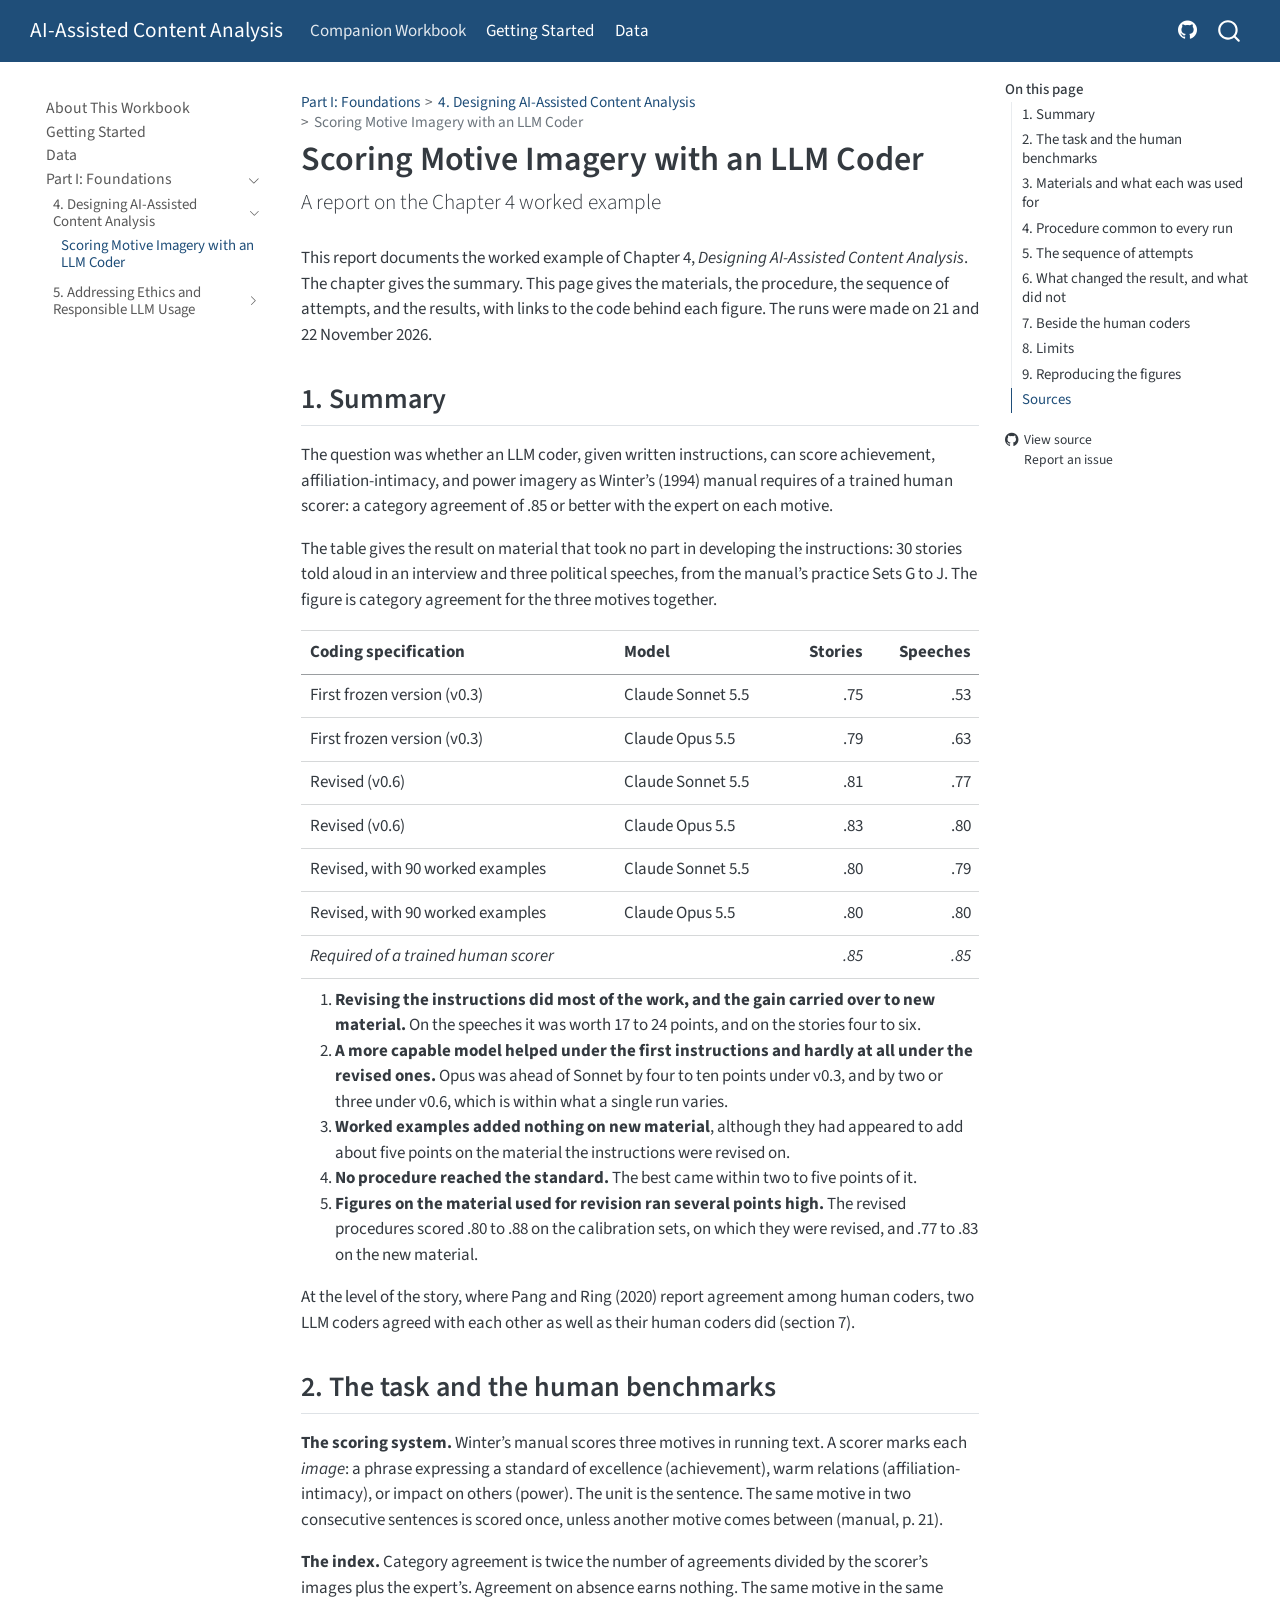
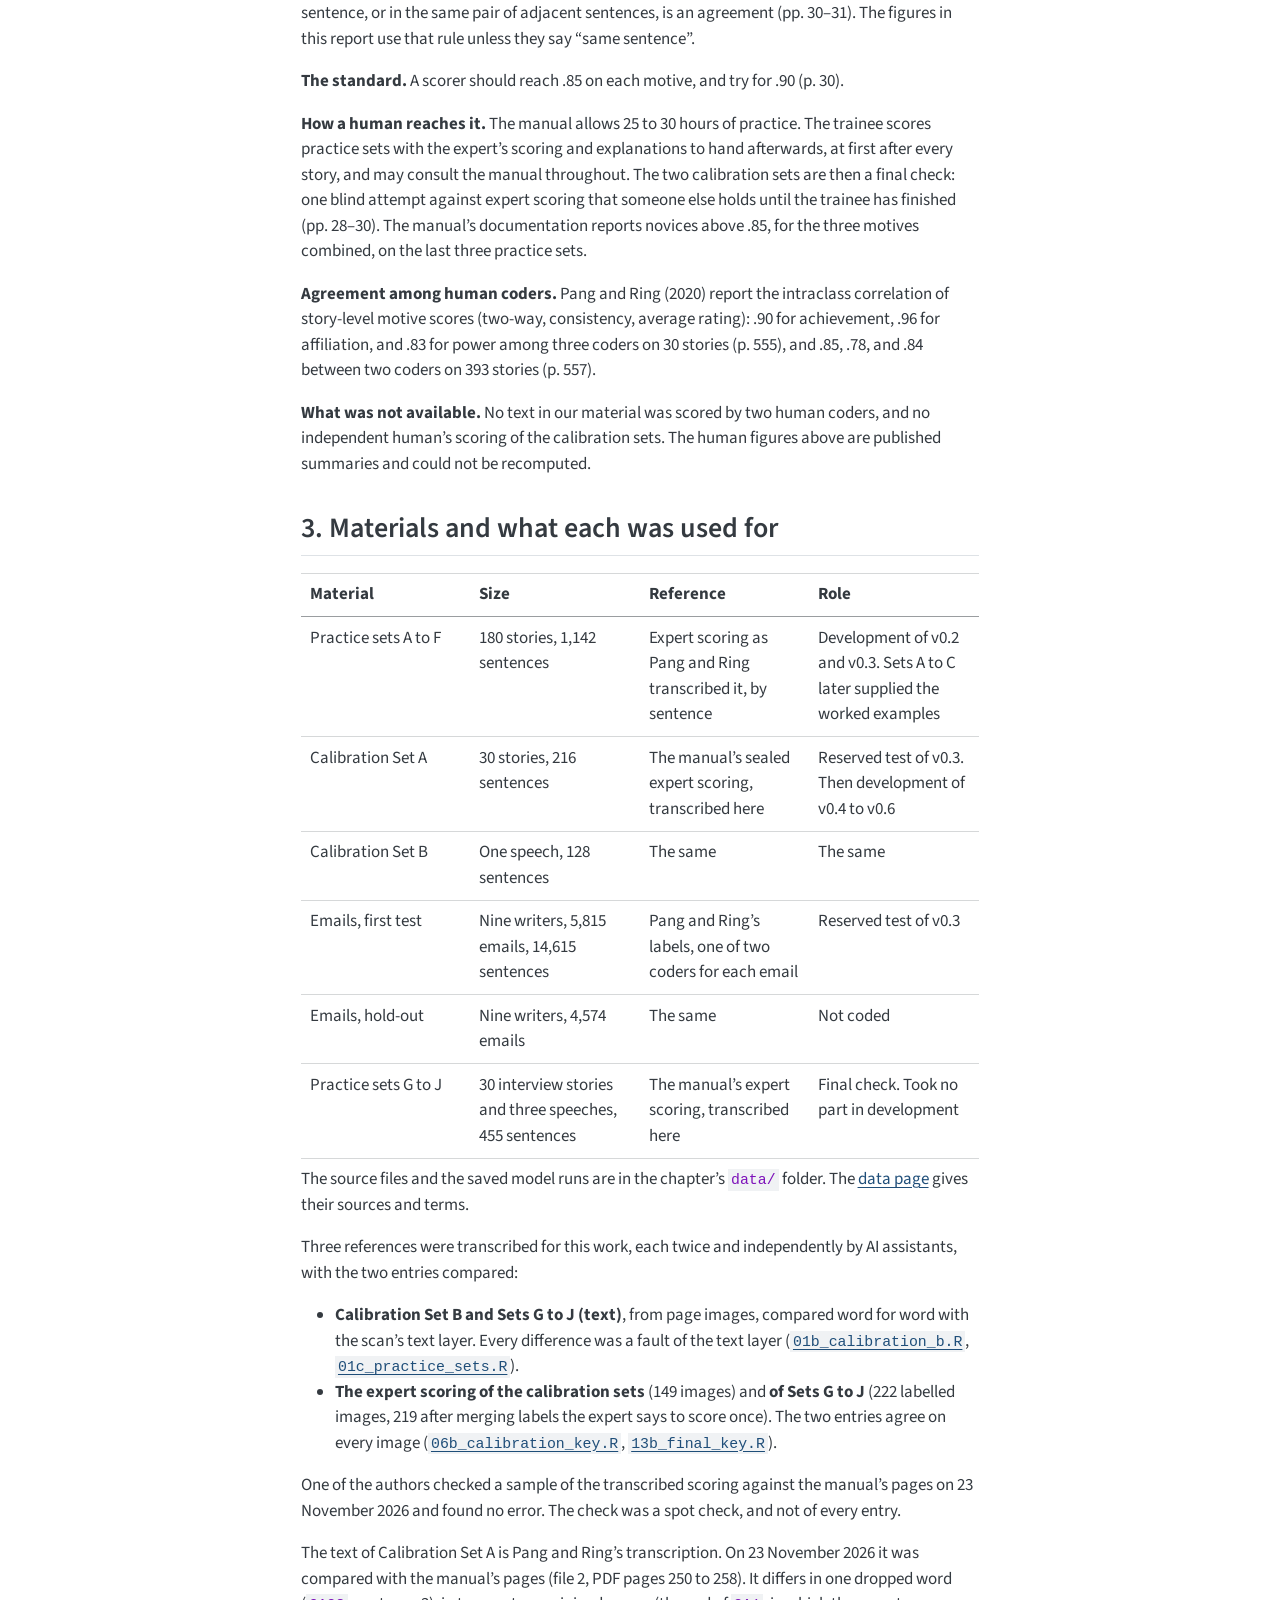
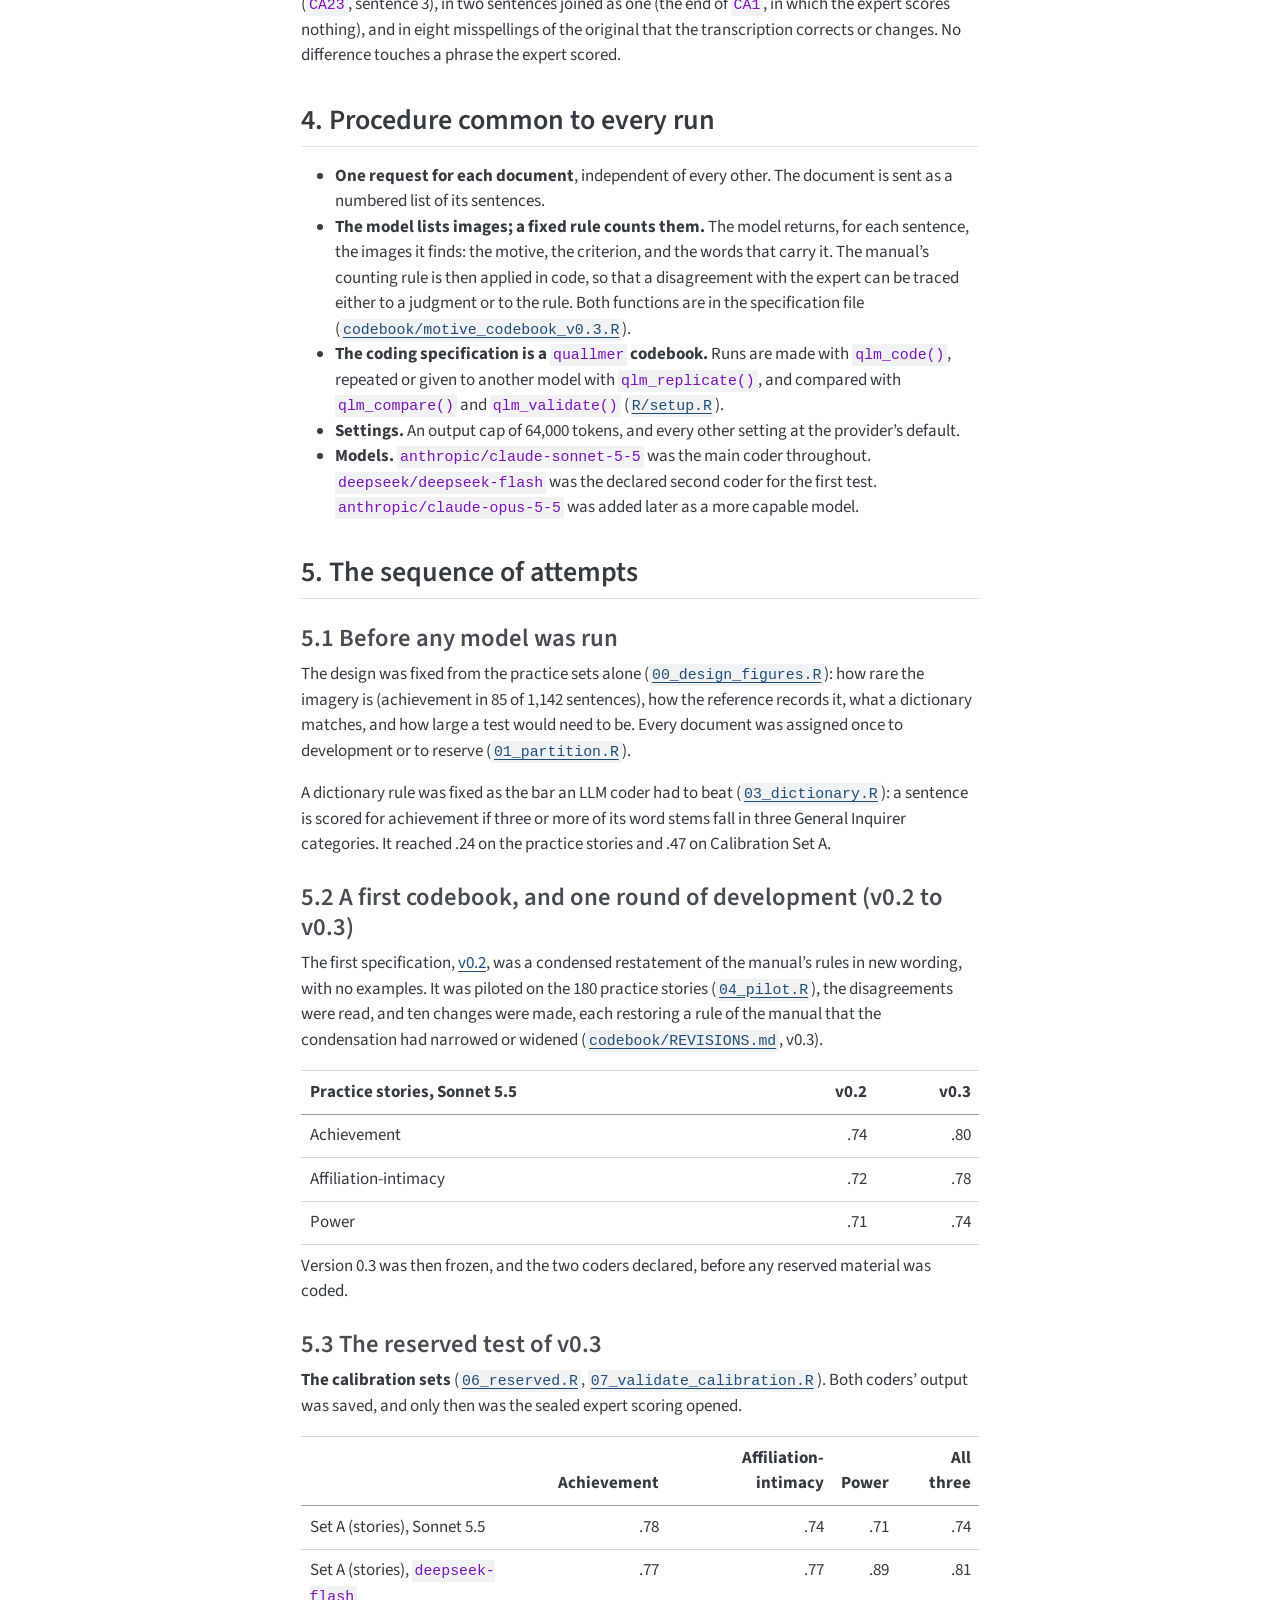
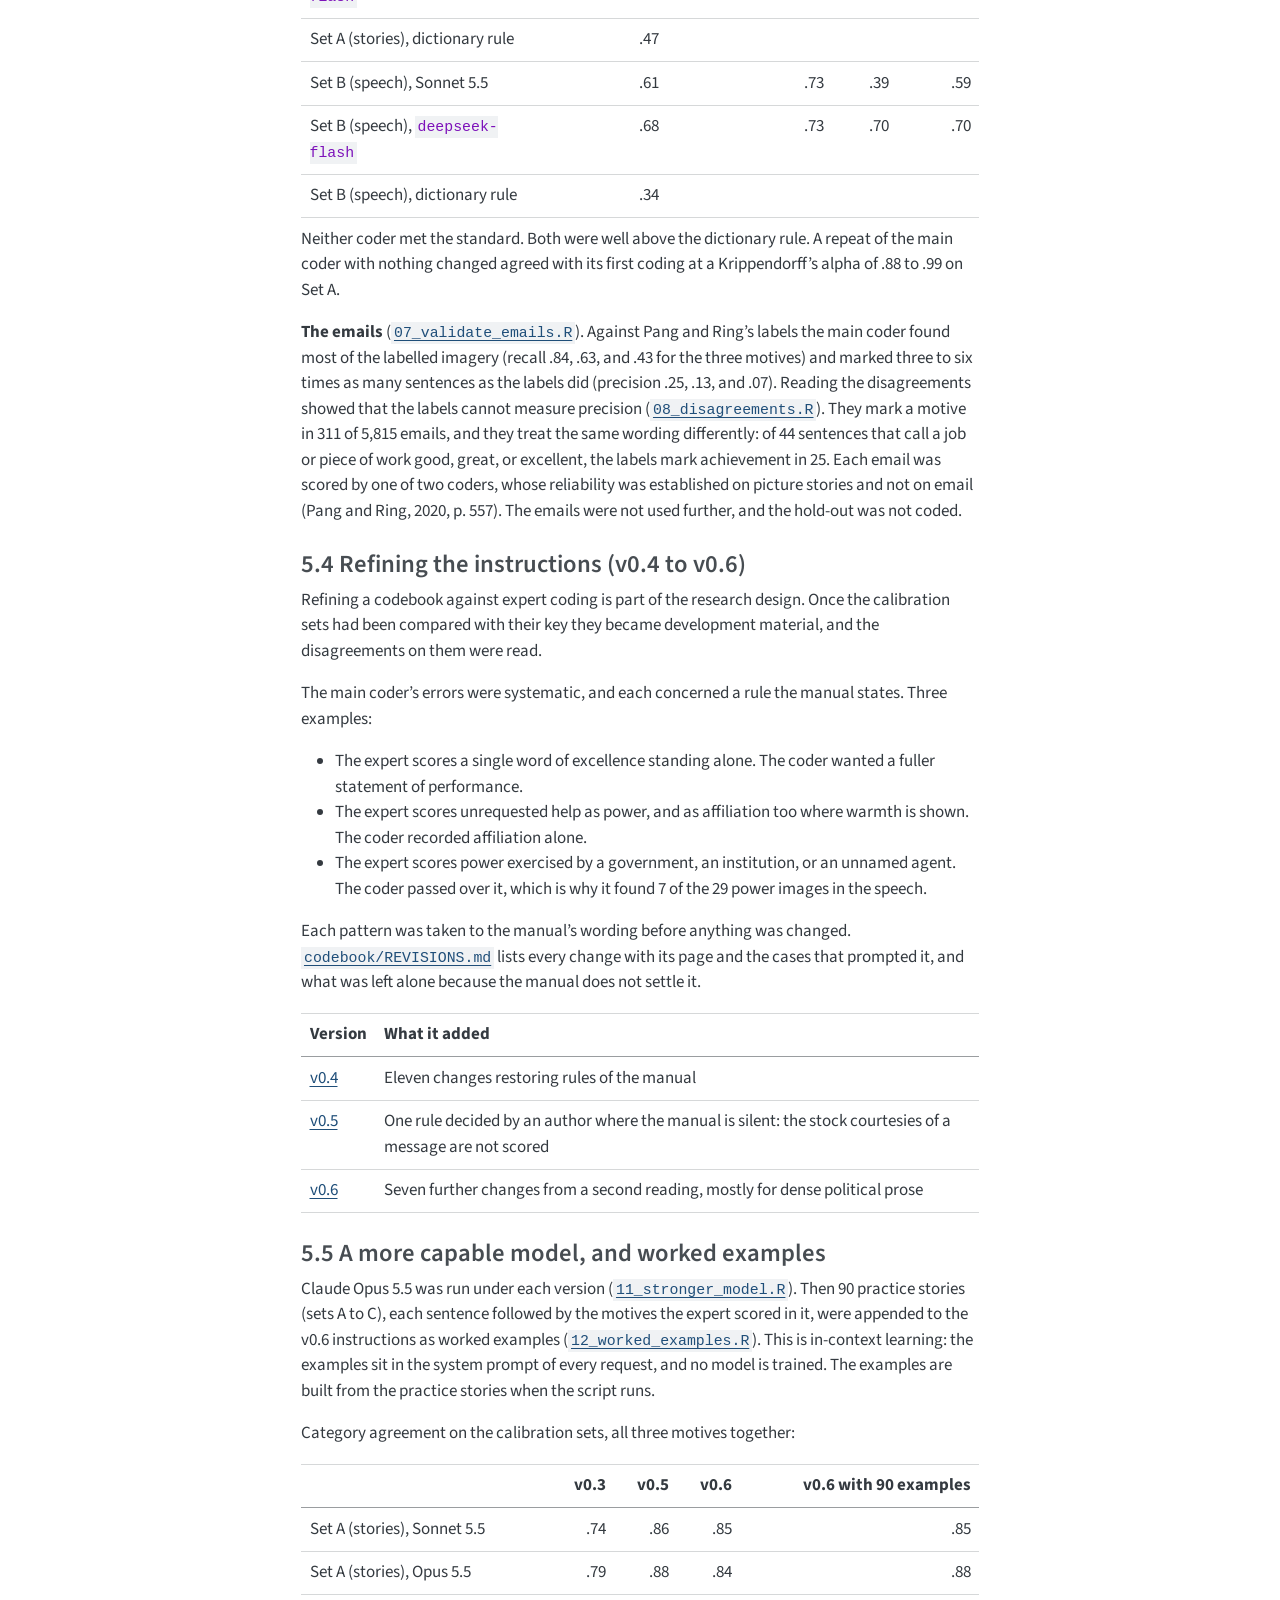
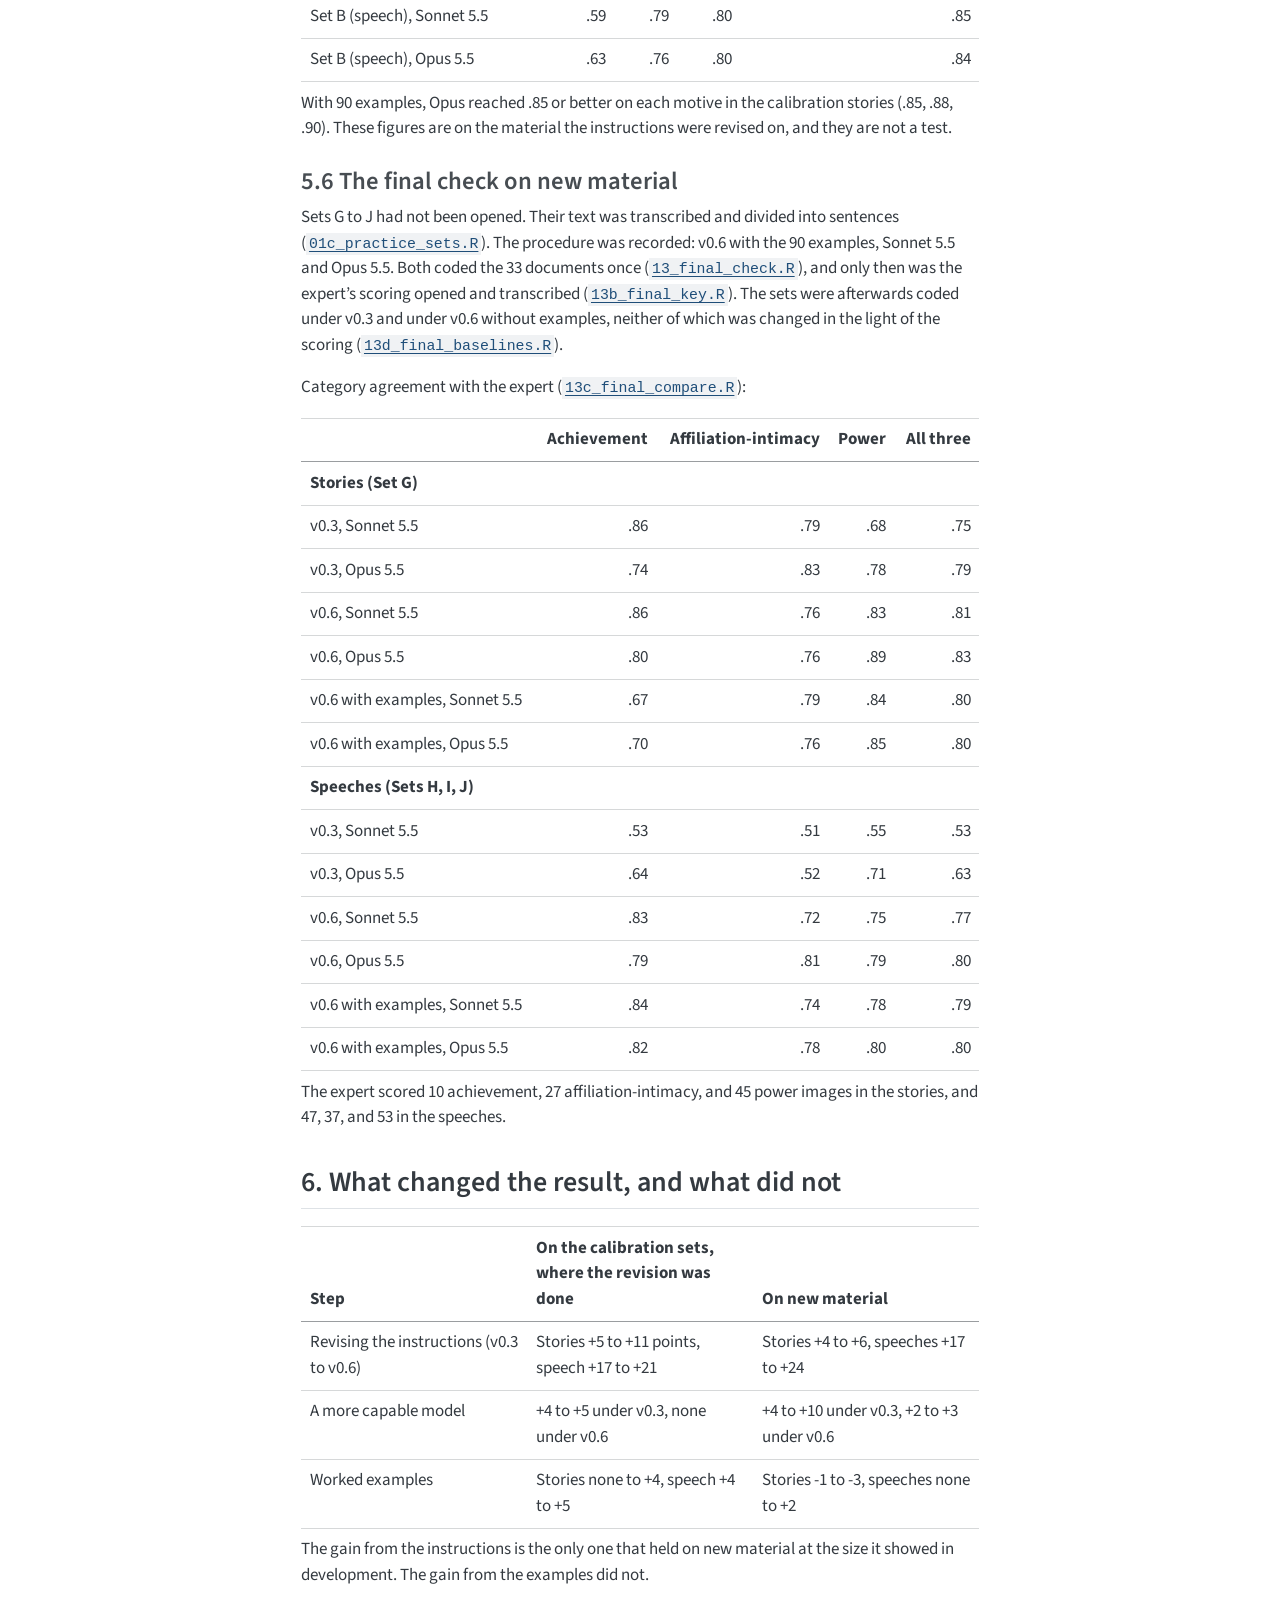
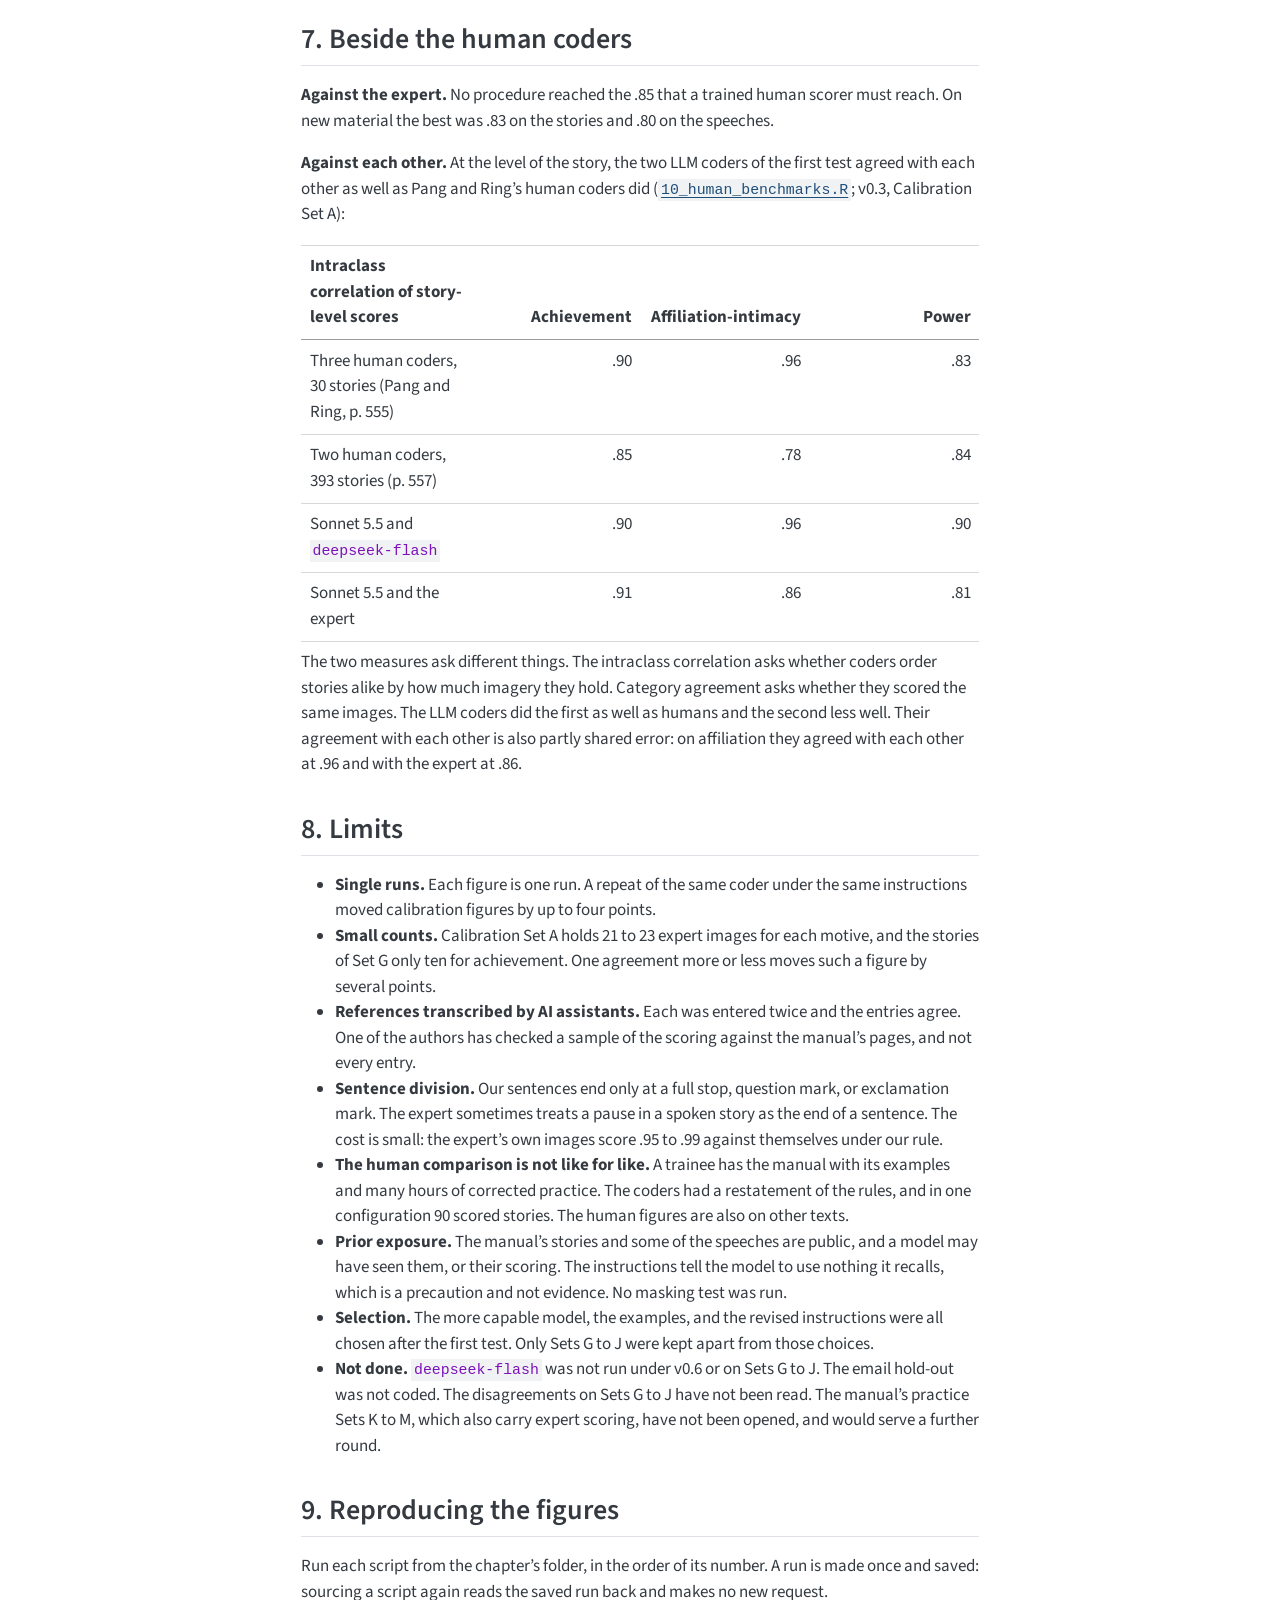
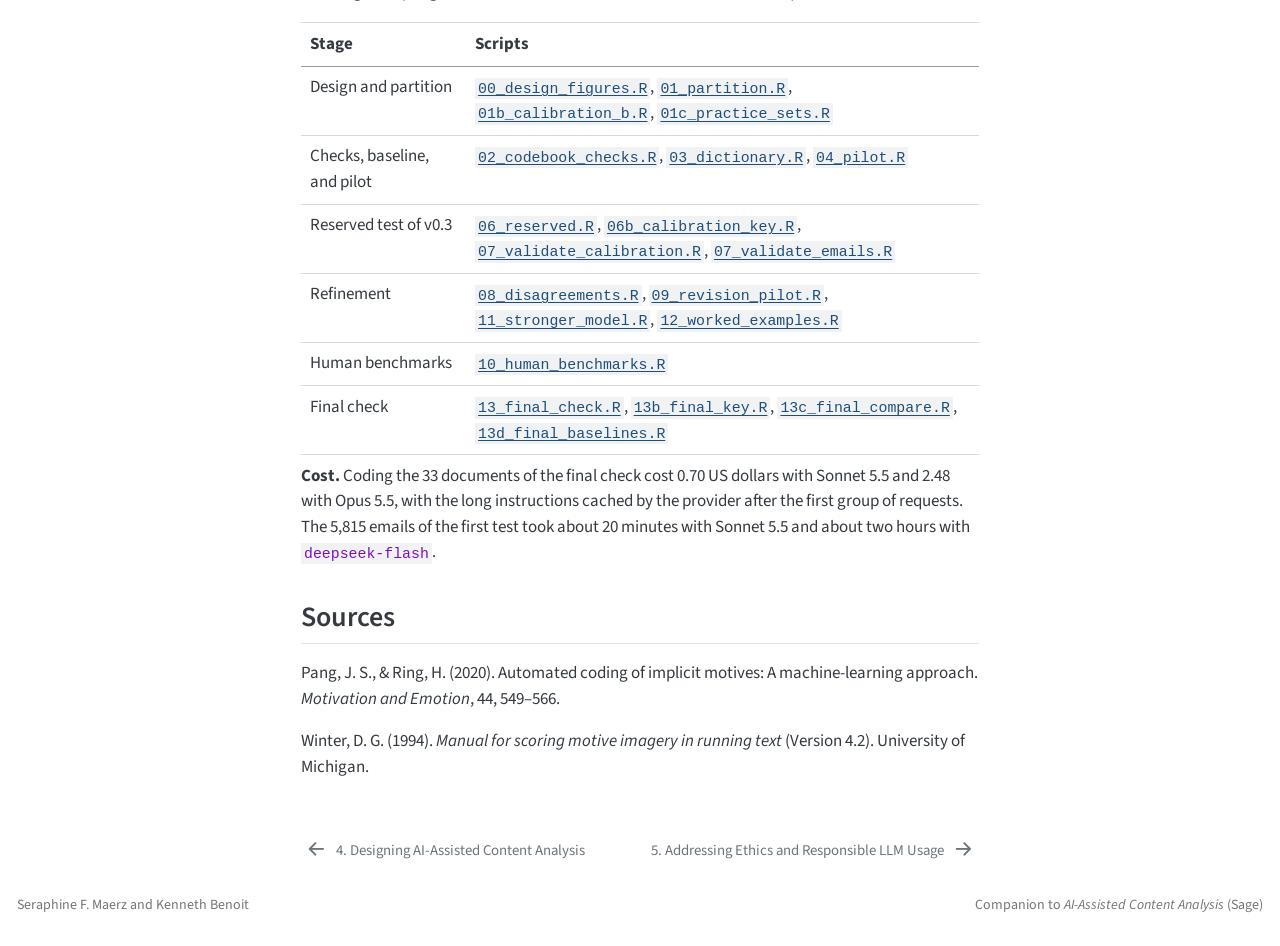
<file: ch04-research-design/report.html>
<!DOCTYPE html>
<html xmlns="http://www.w3.org/1999/xhtml" lang="en" xml:lang="en"><head>

<meta charset="utf-8">
<meta name="generator" content="quarto-1.11.9">

<meta name="viewport" content="width=device-width, initial-scale=1.0, user-scalable=yes">


<title>Scoring Motive Imagery with an LLM Coder – AI-Assisted Content Analysis</title>
<style>
/* Default styles provided by pandoc.
** See https://pandoc.org/MANUAL.html#variables-for-html for config info.
*/
span.smallcaps{font-variant: small-caps;}
div.columns{display: flex; gap: 1.5em;}
div.column{flex: auto;}
@media screen {
div.columns{gap: min(4vw, 1.5em);}
div.column{overflow-x: auto;}
}
div.hanging-indent{margin-left: 1.5em; text-indent: -1.5em;}
ul.task-list{list-style: none;}
ul.task-list li input[type="checkbox"] {
  width: 0.8em;
  margin: 0 0.8em 0.2em -1em; /* quarto-specific, see https://github.com/quarto-dev/quarto-cli/issues/4556 */ 
  vertical-align: middle;
}
</style>


<script src="../site_libs/quarto-nav/quarto-nav.js"></script>
<script src="../site_libs/quarto-nav/headroom.min.js"></script>
<script src="../site_libs/clipboard/clipboard.min.js"></script>
<script src="../site_libs/quarto-search/autocomplete.umd.js"></script>
<script src="../site_libs/quarto-search/fuse.min.js"></script>
<script src="../site_libs/quarto-search/quarto-search.js"></script>
<meta name="quarto:offset" content="../">
<link href="../ch05-ethics/index.html" rel="next">
<link href="../ch04-research-design/index.html" rel="prev">
<script src="../site_libs/quarto-html/quarto.js" type="module"></script>
<script src="../site_libs/quarto-html/tabsets/tabsets.js" type="module"></script>
<script src="../site_libs/quarto-html/scrollable-regions/scrollable-regions.js" type="module"></script>
<script src="../site_libs/quarto-html/popper.min.js"></script>
<script src="../site_libs/quarto-html/tippy.umd.min.js"></script>
<script src="../site_libs/quarto-html/anchor.min.js"></script>
<link href="../site_libs/quarto-html/tippy.css" rel="stylesheet">
<link href="../site_libs/quarto-html/quarto-syntax-highlighting-63b5708e65d6cd79cd7618c58d0c21e7.css" rel="stylesheet" id="quarto-text-highlighting-styles">
<script src="../site_libs/bootstrap/bootstrap.min.js"></script>
<link href="../site_libs/bootstrap/bootstrap-icons.css" rel="stylesheet">
<link href="../site_libs/bootstrap/bootstrap-0cf49cfadc000603ac8142d3a87995b4.min.css" rel="stylesheet" append-hash="true" id="quarto-bootstrap" data-mode="light">
<script id="quarto-search-options" type="application/json">{
  "location": "navbar",
  "copy-button": false,
  "collapse-after": 3,
  "panel-placement": "end",
  "type": "overlay",
  "limit": 50,
  "keyboard-shortcut": [
    "f",
    "/",
    "s"
  ],
  "show-item-context": false,
  "language": {
    "search-no-results-text": "No results",
    "search-matching-documents-text": "matching documents",
    "search-copy-link-title": "Copy link to search",
    "search-hide-matches-text": "Hide additional matches",
    "search-more-match-text": "more match in this document",
    "search-more-matches-text": "more matches in this document",
    "search-clear-button-title": "Clear",
    "search-text-placeholder": "",
    "search-detached-cancel-button-title": "Cancel",
    "search-submit-button-title": "Submit",
    "search-label": "Search"
  }
}</script>


</head>

<body class="nav-sidebar floating nav-fixed quarto-light"><a id="quarto-skip-link" class="visually-hidden-focusable" href="#quarto-document-content">Skip to main content</a>

<div id="quarto-search-results"></div>
  <header id="quarto-header" class="headroom fixed-top">
    <nav class="navbar navbar-expand-lg " data-bs-theme="dark" aria-label="Site">
      <div class="navbar-container container-fluid">
      <div class="navbar-brand-container mx-auto">
    <a class="navbar-brand" href="../index.html">
    <span class="navbar-title">AI-Assisted Content Analysis</span>
    </a>
  </div>
          <button class="navbar-toggler" type="button" data-bs-toggle="collapse" data-bs-target="#navbarCollapse" aria-controls="navbarCollapse" aria-expanded="false" aria-label="Toggle navigation" onclick="if (window.quartoToggleHeadroom) { window.quartoToggleHeadroom(); }">
  <span class="navbar-toggler-icon"></span>
</button>
          <div class="collapse navbar-collapse" id="navbarCollapse">
            <ul class="navbar-nav navbar-nav-scroll me-auto">
  <li class="nav-item">
    <a class="nav-link active" href="../index.html" aria-current="page"> 
<span class="menu-text">Companion Workbook</span></a>
  </li>  
  <li class="nav-item">
    <a class="nav-link" href="../getting-started.html"> 
<span class="menu-text">Getting Started</span></a>
  </li>  
  <li class="nav-item">
    <a class="nav-link" href="../data.html"> 
<span class="menu-text">Data</span></a>
  </li>  
</ul>
            <ul class="navbar-nav navbar-nav-scroll ms-auto">
  <li class="nav-item compact">
    <a class="nav-link" href="https://github.com/quallmer/AIACA-R"> <i class="bi bi-github" role="img" aria-label="Source on GitHub">
</i> 
<span class="menu-text"></span></a>
  </li>  
</ul>
          </div> <!-- /navcollapse -->
            <div class="quarto-navbar-tools">
</div>
            <div id="quarto-search" class="" title="Search"></div>
      </div> <!-- /container-fluid -->
    </nav>
  <nav class="quarto-secondary-nav" aria-label="Toolbar">
    <div class="container-fluid d-flex">
      <button type="button" class="quarto-btn-toggle btn" data-bs-toggle="collapse" role="button" data-bs-target=".quarto-sidebar-collapse-item" aria-controls="quarto-sidebar" aria-expanded="false" aria-label="Toggle sidebar navigation" onclick="if (window.quartoToggleHeadroom) { window.quartoToggleHeadroom(); }">
        <i class="bi bi-layout-text-sidebar-reverse"></i>
      </button>
        <nav class="quarto-page-breadcrumbs" aria-label="Breadcrumbs"><ol class="breadcrumb"><li class="breadcrumb-item"><a href="../ch04-research-design/index.html">Part I: Foundations</a></li><li class="breadcrumb-item"><a href="../ch04-research-design/index.html">4. Designing AI-Assisted Content Analysis</a></li><li class="breadcrumb-item"><a href="../ch04-research-design/report.html">Scoring Motive Imagery with an LLM Coder</a></li></ol></nav>
        <a class="flex-grow-1" data-bs-toggle="collapse" data-bs-target=".quarto-sidebar-collapse-item" onclick="if (window.quartoToggleHeadroom) { window.quartoToggleHeadroom(); }">      
        </a>
    </div>
  </nav>
</header>
<!-- content -->
<div id="quarto-content" class="quarto-container page-columns page-rows-contents page-layout-article page-navbar">
<!-- sidebar -->
  <nav id="quarto-sidebar" class="sidebar collapse collapse-horizontal quarto-sidebar-collapse-item sidebar-navigation floating overflow-auto" aria-label="Section">
    <div class="sidebar-menu-container"> 
    <ul class="list-unstyled mt-1">
        <li class="sidebar-item">
  <div class="sidebar-item-container"> 
  <a href="../index.html" class="sidebar-item-text sidebar-link">
 <span class="menu-text">About This Workbook</span></a>
  </div>
</li>
        <li class="sidebar-item">
  <div class="sidebar-item-container"> 
  <a href="../getting-started.html" class="sidebar-item-text sidebar-link">
 <span class="menu-text">Getting Started</span></a>
  </div>
</li>
        <li class="sidebar-item">
  <div class="sidebar-item-container"> 
  <a href="../data.html" class="sidebar-item-text sidebar-link">
 <span class="menu-text">Data</span></a>
  </div>
</li>
        <li class="sidebar-item sidebar-item-section">
      <div class="sidebar-item-container"> 
            <button type="button" class="sidebar-item-text sidebar-item-toggle sidebar-link text-start" data-bs-toggle="collapse" data-bs-target="#quarto-sidebar-section-1" aria-controls="quarto-sidebar-section-1" aria-expanded="true">
 <span class="menu-text" id="quarto-sidebar-section-1-label">Part I: Foundations</span><i class="bi bi-chevron-right" aria-hidden="true"></i></button>
      </div>
      <ul id="quarto-sidebar-section-1" aria-labelledby="quarto-sidebar-section-1-label" class="collapse list-unstyled sidebar-section depth1 show">  
          <li class="sidebar-item sidebar-item-section">
      <div class="sidebar-item-container"> 
            <a href="../ch04-research-design/index.html" class="sidebar-item-text sidebar-link">
 <span class="menu-text" id="quarto-sidebar-section-2-label">4. Designing AI-Assisted Content Analysis</span></a>
            <button type="button" class="sidebar-item-toggle text-start" data-bs-toggle="collapse" data-bs-target="#quarto-sidebar-section-2" aria-controls="quarto-sidebar-section-2" aria-expanded="true" aria-label="Toggle section: 4. Designing AI-Assisted Content Analysis">
              <i class="bi bi-chevron-right ms-2" aria-hidden="true"></i>
            </button> 
      </div>
      <ul id="quarto-sidebar-section-2" aria-labelledby="quarto-sidebar-section-2-label" class="collapse list-unstyled sidebar-section depth2 show">  
          <li class="sidebar-item">
  <div class="sidebar-item-container"> 
  <a href="../ch04-research-design/report.html" class="sidebar-item-text sidebar-link active">
 <span class="menu-text">Scoring Motive Imagery with an LLM Coder</span></a>
  </div>
</li>
      </ul>
  </li>
          <li class="sidebar-item sidebar-item-section">
      <div class="sidebar-item-container"> 
            <a href="../ch05-ethics/index.html" class="sidebar-item-text sidebar-link">
 <span class="menu-text" id="quarto-sidebar-section-3-label">5. Addressing Ethics and Responsible LLM Usage</span></a>
            <button type="button" class="sidebar-item-toggle text-start collapsed" data-bs-toggle="collapse" data-bs-target="#quarto-sidebar-section-3" aria-controls="quarto-sidebar-section-3" aria-expanded="false" aria-label="Toggle section: 5. Addressing Ethics and Responsible LLM Usage">
              <i class="bi bi-chevron-right ms-2" aria-hidden="true"></i>
            </button> 
      </div>
      <ul id="quarto-sidebar-section-3" aria-labelledby="quarto-sidebar-section-3-label" class="collapse list-unstyled sidebar-section depth2 ">  
          <li class="sidebar-item">
  <div class="sidebar-item-container"> 
  <a href="../ch05-ethics/provider-policies.html" class="sidebar-item-text sidebar-link">
 <span class="menu-text">Model Providers’ Data Policies</span></a>
  </div>
</li>
      </ul>
  </li>
      </ul>
  </li>
    </ul>
    </div>
</nav>
<div id="quarto-sidebar-glass" class="quarto-sidebar-collapse-item" data-bs-toggle="collapse" data-bs-target=".quarto-sidebar-collapse-item"></div>
<!-- margin-sidebar -->
    <div id="quarto-margin-sidebar" class="sidebar margin-sidebar">
        <nav id="TOC" role="doc-toc" aria-labelledby="toc-title" class="toc-active">
    <h2 id="toc-title">On this page</h2>
   
  <ul>
  <li><a href="#summary" id="toc-summary" class="nav-link active" data-scroll-target="#summary">1. Summary</a></li>
  <li><a href="#the-task-and-the-human-benchmarks" id="toc-the-task-and-the-human-benchmarks" class="nav-link" data-scroll-target="#the-task-and-the-human-benchmarks">2. The task and the human benchmarks</a></li>
  <li><a href="#materials-and-what-each-was-used-for" id="toc-materials-and-what-each-was-used-for" class="nav-link" data-scroll-target="#materials-and-what-each-was-used-for">3. Materials and what each was used for</a></li>
  <li><a href="#procedure-common-to-every-run" id="toc-procedure-common-to-every-run" class="nav-link" data-scroll-target="#procedure-common-to-every-run">4. Procedure common to every run</a></li>
  <li><a href="#the-sequence-of-attempts" id="toc-the-sequence-of-attempts" class="nav-link" data-scroll-target="#the-sequence-of-attempts">5. The sequence of attempts</a>
  <ul class="collapse">
  <li><a href="#before-any-model-was-run" id="toc-before-any-model-was-run" class="nav-link" data-scroll-target="#before-any-model-was-run">5.1 Before any model was run</a></li>
  <li><a href="#a-first-codebook-and-one-round-of-development-v0.2-to-v0.3" id="toc-a-first-codebook-and-one-round-of-development-v0.2-to-v0.3" class="nav-link" data-scroll-target="#a-first-codebook-and-one-round-of-development-v0.2-to-v0.3">5.2 A first codebook, and one round of development (v0.2 to v0.3)</a></li>
  <li><a href="#the-reserved-test-of-v0.3" id="toc-the-reserved-test-of-v0.3" class="nav-link" data-scroll-target="#the-reserved-test-of-v0.3">5.3 The reserved test of v0.3</a></li>
  <li><a href="#refining-the-instructions-v0.4-to-v0.6" id="toc-refining-the-instructions-v0.4-to-v0.6" class="nav-link" data-scroll-target="#refining-the-instructions-v0.4-to-v0.6">5.4 Refining the instructions (v0.4 to v0.6)</a></li>
  <li><a href="#a-more-capable-model-and-worked-examples" id="toc-a-more-capable-model-and-worked-examples" class="nav-link" data-scroll-target="#a-more-capable-model-and-worked-examples">5.5 A more capable model, and worked examples</a></li>
  <li><a href="#the-final-check-on-new-material" id="toc-the-final-check-on-new-material" class="nav-link" data-scroll-target="#the-final-check-on-new-material">5.6 The final check on new material</a></li>
  </ul></li>
  <li><a href="#what-changed-the-result-and-what-did-not" id="toc-what-changed-the-result-and-what-did-not" class="nav-link" data-scroll-target="#what-changed-the-result-and-what-did-not">6. What changed the result, and what did not</a></li>
  <li><a href="#beside-the-human-coders" id="toc-beside-the-human-coders" class="nav-link" data-scroll-target="#beside-the-human-coders">7. Beside the human coders</a></li>
  <li><a href="#limits" id="toc-limits" class="nav-link" data-scroll-target="#limits">8. Limits</a></li>
  <li><a href="#reproducing-the-figures" id="toc-reproducing-the-figures" class="nav-link" data-scroll-target="#reproducing-the-figures">9. Reproducing the figures</a></li>
  <li><a href="#sources" id="toc-sources" class="nav-link" data-scroll-target="#sources">Sources</a></li>
  </ul>
<div class="toc-actions"><ul><li><a href="https://github.com/quallmer/AIACA-R/blob/main/ch04-research-design/report.qmd" class="toc-action"><i class="bi bi-github"></i>View source</a></li><li><a href="https://github.com/quallmer/AIACA-R/issues/new" class="toc-action"><i class="bi empty"></i>Report an issue</a></li></ul></div></nav>
    </div>
<!-- main -->
<main class="content" id="quarto-document-content" tabindex="-1">

<header id="title-block-header" class="quarto-title-block default"><nav class="quarto-page-breadcrumbs quarto-title-breadcrumbs d-none d-lg-block" aria-label="Breadcrumbs"><ol class="breadcrumb"><li class="breadcrumb-item"><a href="../ch04-research-design/index.html">Part I: Foundations</a></li><li class="breadcrumb-item"><a href="../ch04-research-design/index.html">4. Designing AI-Assisted Content Analysis</a></li><li class="breadcrumb-item"><a href="../ch04-research-design/report.html">Scoring Motive Imagery with an LLM Coder</a></li></ol></nav>
<div class="quarto-title">
<h1 class="title">Scoring Motive Imagery with an LLM Coder</h1>
<p class="subtitle lead">A report on the Chapter 4 worked example</p>
</div>



<div class="quarto-title-meta">

    
  
    
  </div>
  


</header>


<p>This report documents the worked example of Chapter 4, <em>Designing AI-Assisted Content Analysis</em>. The chapter gives the summary. This page gives the materials, the procedure, the sequence of attempts, and the results, with links to the code behind each figure. The runs were made on 21 and 22 November 2026.</p>
<section id="summary" class="level2">
<h2 class="anchored" data-anchor-id="summary">1. Summary</h2>
<p>The question was whether an LLM coder, given written instructions, can score achievement, affiliation-intimacy, and power imagery as Winter’s (1994) manual requires of a trained human scorer: a category agreement of .85 or better with the expert on each motive.</p>
<p>The table gives the result on material that took no part in developing the instructions: 30 stories told aloud in an interview and three political speeches, from the manual’s practice Sets G to J. The figure is category agreement for the three motives together.</p>
<table class="caption-top table">
<thead>
<tr class="header">
<th style="text-align: left;">Coding specification</th>
<th style="text-align: left;">Model</th>
<th style="text-align: right;">Stories</th>
<th style="text-align: right;">Speeches</th>
</tr>
</thead>
<tbody>
<tr class="odd">
<td style="text-align: left;">First frozen version (v0.3)</td>
<td style="text-align: left;">Claude Sonnet 5.5</td>
<td style="text-align: right;">.75</td>
<td style="text-align: right;">.53</td>
</tr>
<tr class="even">
<td style="text-align: left;">First frozen version (v0.3)</td>
<td style="text-align: left;">Claude Opus 5.5</td>
<td style="text-align: right;">.79</td>
<td style="text-align: right;">.63</td>
</tr>
<tr class="odd">
<td style="text-align: left;">Revised (v0.6)</td>
<td style="text-align: left;">Claude Sonnet 5.5</td>
<td style="text-align: right;">.81</td>
<td style="text-align: right;">.77</td>
</tr>
<tr class="even">
<td style="text-align: left;">Revised (v0.6)</td>
<td style="text-align: left;">Claude Opus 5.5</td>
<td style="text-align: right;">.83</td>
<td style="text-align: right;">.80</td>
</tr>
<tr class="odd">
<td style="text-align: left;">Revised, with 90 worked examples</td>
<td style="text-align: left;">Claude Sonnet 5.5</td>
<td style="text-align: right;">.80</td>
<td style="text-align: right;">.79</td>
</tr>
<tr class="even">
<td style="text-align: left;">Revised, with 90 worked examples</td>
<td style="text-align: left;">Claude Opus 5.5</td>
<td style="text-align: right;">.80</td>
<td style="text-align: right;">.80</td>
</tr>
<tr class="odd">
<td style="text-align: left;"><em>Required of a trained human scorer</em></td>
<td style="text-align: left;"></td>
<td style="text-align: right;"><em>.85</em></td>
<td style="text-align: right;"><em>.85</em></td>
</tr>
</tbody>
</table>
<ol type="1">
<li><strong>Revising the instructions did most of the work, and the gain carried over to new material.</strong> On the speeches it was worth 17 to 24 points, and on the stories four to six.</li>
<li><strong>A more capable model helped under the first instructions and hardly at all under the revised ones.</strong> Opus was ahead of Sonnet by four to ten points under v0.3, and by two or three under v0.6, which is within what a single run varies.</li>
<li><strong>Worked examples added nothing on new material</strong>, although they had appeared to add about five points on the material the instructions were revised on.</li>
<li><strong>No procedure reached the standard.</strong> The best came within two to five points of it.</li>
<li><strong>Figures on the material used for revision ran several points high.</strong> The revised procedures scored .80 to .88 on the calibration sets, on which they were revised, and .77 to .83 on the new material.</li>
</ol>
<p>At the level of the story, where Pang and Ring (2020) report agreement among human coders, two LLM coders agreed with each other as well as their human coders did (section 7).</p>
</section>
<section id="the-task-and-the-human-benchmarks" class="level2">
<h2 class="anchored" data-anchor-id="the-task-and-the-human-benchmarks">2. The task and the human benchmarks</h2>
<p><strong>The scoring system.</strong> Winter’s manual scores three motives in running text. A scorer marks each <em>image</em>: a phrase expressing a standard of excellence (achievement), warm relations (affiliation-intimacy), or impact on others (power). The unit is the sentence. The same motive in two consecutive sentences is scored once, unless another motive comes between (manual, p.&nbsp;21).</p>
<p><strong>The index.</strong> Category agreement is twice the number of agreements divided by the scorer’s images plus the expert’s. Agreement on absence earns nothing. The same motive in the same sentence, or in the same pair of adjacent sentences, is an agreement (pp.&nbsp;30–31). The figures in this report use that rule unless they say “same sentence”.</p>
<p><strong>The standard.</strong> A scorer should reach .85 on each motive, and try for .90 (p.&nbsp;30).</p>
<p><strong>How a human reaches it.</strong> The manual allows 25 to 30 hours of practice. The trainee scores practice sets with the expert’s scoring and explanations to hand afterwards, at first after every story, and may consult the manual throughout. The two calibration sets are then a final check: one blind attempt against expert scoring that someone else holds until the trainee has finished (pp.&nbsp;28–30). The manual’s documentation reports novices above .85, for the three motives combined, on the last three practice sets.</p>
<p><strong>Agreement among human coders.</strong> Pang and Ring (2020) report the intraclass correlation of story-level motive scores (two-way, consistency, average rating): .90 for achievement, .96 for affiliation, and .83 for power among three coders on 30 stories (p.&nbsp;555), and .85, .78, and .84 between two coders on 393 stories (p.&nbsp;557).</p>
<p><strong>What was not available.</strong> No text in our material was scored by two human coders, and no independent human’s scoring of the calibration sets. The human figures above are published summaries and could not be recomputed.</p>
</section>
<section id="materials-and-what-each-was-used-for" class="level2">
<h2 class="anchored" data-anchor-id="materials-and-what-each-was-used-for">3. Materials and what each was used for</h2>
<table class="caption-top table">
<colgroup>
<col style="width: 25%">
<col style="width: 25%">
<col style="width: 25%">
<col style="width: 25%">
</colgroup>
<thead>
<tr class="header">
<th style="text-align: left;">Material</th>
<th style="text-align: left;">Size</th>
<th style="text-align: left;">Reference</th>
<th style="text-align: left;">Role</th>
</tr>
</thead>
<tbody>
<tr class="odd">
<td style="text-align: left;">Practice sets A to F</td>
<td style="text-align: left;">180 stories, 1,142 sentences</td>
<td style="text-align: left;">Expert scoring as Pang and Ring transcribed it, by sentence</td>
<td style="text-align: left;">Development of v0.2 and v0.3. Sets A to C later supplied the worked examples</td>
</tr>
<tr class="even">
<td style="text-align: left;">Calibration Set A</td>
<td style="text-align: left;">30 stories, 216 sentences</td>
<td style="text-align: left;">The manual’s sealed expert scoring, transcribed here</td>
<td style="text-align: left;">Reserved test of v0.3. Then development of v0.4 to v0.6</td>
</tr>
<tr class="odd">
<td style="text-align: left;">Calibration Set B</td>
<td style="text-align: left;">One speech, 128 sentences</td>
<td style="text-align: left;">The same</td>
<td style="text-align: left;">The same</td>
</tr>
<tr class="even">
<td style="text-align: left;">Emails, first test</td>
<td style="text-align: left;">Nine writers, 5,815 emails, 14,615 sentences</td>
<td style="text-align: left;">Pang and Ring’s labels, one of two coders for each email</td>
<td style="text-align: left;">Reserved test of v0.3</td>
</tr>
<tr class="odd">
<td style="text-align: left;">Emails, hold-out</td>
<td style="text-align: left;">Nine writers, 4,574 emails</td>
<td style="text-align: left;">The same</td>
<td style="text-align: left;">Not coded</td>
</tr>
<tr class="even">
<td style="text-align: left;">Practice sets G to J</td>
<td style="text-align: left;">30 interview stories and three speeches, 455 sentences</td>
<td style="text-align: left;">The manual’s expert scoring, transcribed here</td>
<td style="text-align: left;">Final check. Took no part in development</td>
</tr>
</tbody>
</table>
<p>The source files and the saved model runs are in the chapter’s <code>data/</code> folder. The <a href="../data.html">data page</a> gives their sources and terms.</p>
<p>Three references were transcribed for this work, each twice and independently by AI assistants, with the two entries compared:</p>
<ul>
<li><strong>Calibration Set B and Sets G to J (text)</strong>, from page images, compared word for word with the scan’s text layer. Every difference was a fault of the text layer (<a href="analysis/01b_calibration_b.R"><code>01b_calibration_b.R</code></a>, <a href="analysis/01c_practice_sets.R"><code>01c_practice_sets.R</code></a>).</li>
<li><strong>The expert scoring of the calibration sets</strong> (149 images) and <strong>of Sets G to J</strong> (222 labelled images, 219 after merging labels the expert says to score once). The two entries agree on every image (<a href="analysis/06b_calibration_key.R"><code>06b_calibration_key.R</code></a>, <a href="analysis/13b_final_key.R"><code>13b_final_key.R</code></a>).</li>
</ul>
<p>One of the authors checked a sample of the transcribed scoring against the manual’s pages on 23 November 2026 and found no error. The check was a spot check, and not of every entry.</p>
<p>The text of Calibration Set A is Pang and Ring’s transcription. On 23 November 2026 it was compared with the manual’s pages (file 2, PDF pages 250 to 258). It differs in one dropped word (<code>CA23</code>, sentence 3), in two sentences joined as one (the end of <code>CA1</code>, in which the expert scores nothing), and in eight misspellings of the original that the transcription corrects or changes. No difference touches a phrase the expert scored.</p>
</section>
<section id="procedure-common-to-every-run" class="level2">
<h2 class="anchored" data-anchor-id="procedure-common-to-every-run">4. Procedure common to every run</h2>
<ul>
<li><strong>One request for each document</strong>, independent of every other. The document is sent as a numbered list of its sentences.</li>
<li><strong>The model lists images; a fixed rule counts them.</strong> The model returns, for each sentence, the images it finds: the motive, the criterion, and the words that carry it. The manual’s counting rule is then applied in code, so that a disagreement with the expert can be traced either to a judgment or to the rule. Both functions are in the specification file (<a href="codebook/motive_codebook_v0.3.R"><code>codebook/motive_codebook_v0.3.R</code></a>).</li>
<li><strong>The coding specification is a <code>quallmer</code> codebook.</strong> Runs are made with <code>qlm_code()</code>, repeated or given to another model with <code>qlm_replicate()</code>, and compared with <code>qlm_compare()</code> and <code>qlm_validate()</code> (<a href="R/setup.R"><code>R/setup.R</code></a>).</li>
<li><strong>Settings.</strong> An output cap of 64,000 tokens, and every other setting at the provider’s default.</li>
<li><strong>Models.</strong> <code>anthropic/claude-sonnet-5-5</code> was the main coder throughout. <code>deepseek/deepseek-flash</code> was the declared second coder for the first test. <code>anthropic/claude-opus-5-5</code> was added later as a more capable model.</li>
</ul>
</section>
<section id="the-sequence-of-attempts" class="level2">
<h2 class="anchored" data-anchor-id="the-sequence-of-attempts">5. The sequence of attempts</h2>
<section id="before-any-model-was-run" class="level3">
<h3 class="anchored" data-anchor-id="before-any-model-was-run">5.1 Before any model was run</h3>
<p>The design was fixed from the practice sets alone (<a href="analysis/00_design_figures.R"><code>00_design_figures.R</code></a>): how rare the imagery is (achievement in 85 of 1,142 sentences), how the reference records it, what a dictionary matches, and how large a test would need to be. Every document was assigned once to development or to reserve (<a href="analysis/01_partition.R"><code>01_partition.R</code></a>).</p>
<p>A dictionary rule was fixed as the bar an LLM coder had to beat (<a href="analysis/03_dictionary.R"><code>03_dictionary.R</code></a>): a sentence is scored for achievement if three or more of its word stems fall in three General Inquirer categories. It reached .24 on the practice stories and .47 on Calibration Set A.</p>
</section>
<section id="a-first-codebook-and-one-round-of-development-v0.2-to-v0.3" class="level3">
<h3 class="anchored" data-anchor-id="a-first-codebook-and-one-round-of-development-v0.2-to-v0.3">5.2 A first codebook, and one round of development (v0.2 to v0.3)</h3>
<p>The first specification, <a href="codebook/motive_codebook_v0.2.R">v0.2</a>, was a condensed restatement of the manual’s rules in new wording, with no examples. It was piloted on the 180 practice stories (<a href="analysis/04_pilot.R"><code>04_pilot.R</code></a>), the disagreements were read, and ten changes were made, each restoring a rule of the manual that the condensation had narrowed or widened (<a href="codebook/REVISIONS.md"><code>codebook/REVISIONS.md</code></a>, v0.3).</p>
<table class="caption-top table">
<thead>
<tr class="header">
<th style="text-align: left;">Practice stories, Sonnet 5.5</th>
<th style="text-align: right;">v0.2</th>
<th style="text-align: right;">v0.3</th>
</tr>
</thead>
<tbody>
<tr class="odd">
<td style="text-align: left;">Achievement</td>
<td style="text-align: right;">.74</td>
<td style="text-align: right;">.80</td>
</tr>
<tr class="even">
<td style="text-align: left;">Affiliation-intimacy</td>
<td style="text-align: right;">.72</td>
<td style="text-align: right;">.78</td>
</tr>
<tr class="odd">
<td style="text-align: left;">Power</td>
<td style="text-align: right;">.71</td>
<td style="text-align: right;">.74</td>
</tr>
</tbody>
</table>
<p>Version 0.3 was then frozen, and the two coders declared, before any reserved material was coded.</p>
</section>
<section id="the-reserved-test-of-v0.3" class="level3">
<h3 class="anchored" data-anchor-id="the-reserved-test-of-v0.3">5.3 The reserved test of v0.3</h3>
<p><strong>The calibration sets</strong> (<a href="analysis/06_reserved.R"><code>06_reserved.R</code></a>, <a href="analysis/07_validate_calibration.R"><code>07_validate_calibration.R</code></a>). Both coders’ output was saved, and only then was the sealed expert scoring opened.</p>
<table class="caption-top table">
<thead>
<tr class="header">
<th style="text-align: left;"></th>
<th style="text-align: right;">Achievement</th>
<th style="text-align: right;">Affiliation-intimacy</th>
<th style="text-align: right;">Power</th>
<th style="text-align: right;">All three</th>
</tr>
</thead>
<tbody>
<tr class="odd">
<td style="text-align: left;">Set A (stories), Sonnet 5.5</td>
<td style="text-align: right;">.78</td>
<td style="text-align: right;">.74</td>
<td style="text-align: right;">.71</td>
<td style="text-align: right;">.74</td>
</tr>
<tr class="even">
<td style="text-align: left;">Set A (stories), <code>deepseek-flash</code></td>
<td style="text-align: right;">.77</td>
<td style="text-align: right;">.77</td>
<td style="text-align: right;">.89</td>
<td style="text-align: right;">.81</td>
</tr>
<tr class="odd">
<td style="text-align: left;">Set A (stories), dictionary rule</td>
<td style="text-align: right;">.47</td>
<td style="text-align: right;"></td>
<td style="text-align: right;"></td>
<td style="text-align: right;"></td>
</tr>
<tr class="even">
<td style="text-align: left;">Set B (speech), Sonnet 5.5</td>
<td style="text-align: right;">.61</td>
<td style="text-align: right;">.73</td>
<td style="text-align: right;">.39</td>
<td style="text-align: right;">.59</td>
</tr>
<tr class="odd">
<td style="text-align: left;">Set B (speech), <code>deepseek-flash</code></td>
<td style="text-align: right;">.68</td>
<td style="text-align: right;">.73</td>
<td style="text-align: right;">.70</td>
<td style="text-align: right;">.70</td>
</tr>
<tr class="even">
<td style="text-align: left;">Set B (speech), dictionary rule</td>
<td style="text-align: right;">.34</td>
<td style="text-align: right;"></td>
<td style="text-align: right;"></td>
<td style="text-align: right;"></td>
</tr>
</tbody>
</table>
<p>Neither coder met the standard. Both were well above the dictionary rule. A repeat of the main coder with nothing changed agreed with its first coding at a Krippendorff’s alpha of .88 to .99 on Set A.</p>
<p><strong>The emails</strong> (<a href="analysis/07_validate_emails.R"><code>07_validate_emails.R</code></a>). Against Pang and Ring’s labels the main coder found most of the labelled imagery (recall .84, .63, and .43 for the three motives) and marked three to six times as many sentences as the labels did (precision .25, .13, and .07). Reading the disagreements showed that the labels cannot measure precision (<a href="analysis/08_disagreements.R"><code>08_disagreements.R</code></a>). They mark a motive in 311 of 5,815 emails, and they treat the same wording differently: of 44 sentences that call a job or piece of work good, great, or excellent, the labels mark achievement in 25. Each email was scored by one of two coders, whose reliability was established on picture stories and not on email (Pang and Ring, 2020, p.&nbsp;557). The emails were not used further, and the hold-out was not coded.</p>
</section>
<section id="refining-the-instructions-v0.4-to-v0.6" class="level3">
<h3 class="anchored" data-anchor-id="refining-the-instructions-v0.4-to-v0.6">5.4 Refining the instructions (v0.4 to v0.6)</h3>
<p>Refining a codebook against expert coding is part of the research design. Once the calibration sets had been compared with their key they became development material, and the disagreements on them were read.</p>
<p>The main coder’s errors were systematic, and each concerned a rule the manual states. Three examples:</p>
<ul>
<li>The expert scores a single word of excellence standing alone. The coder wanted a fuller statement of performance.</li>
<li>The expert scores unrequested help as power, and as affiliation too where warmth is shown. The coder recorded affiliation alone.</li>
<li>The expert scores power exercised by a government, an institution, or an unnamed agent. The coder passed over it, which is why it found 7 of the 29 power images in the speech.</li>
</ul>
<p>Each pattern was taken to the manual’s wording before anything was changed. <a href="codebook/REVISIONS.md"><code>codebook/REVISIONS.md</code></a> lists every change with its page and the cases that prompted it, and what was left alone because the manual does not settle it.</p>
<table class="caption-top table">
<thead>
<tr class="header">
<th style="text-align: left;">Version</th>
<th style="text-align: left;">What it added</th>
</tr>
</thead>
<tbody>
<tr class="odd">
<td style="text-align: left;"><a href="codebook/motive_codebook_v0.4.R">v0.4</a></td>
<td style="text-align: left;">Eleven changes restoring rules of the manual</td>
</tr>
<tr class="even">
<td style="text-align: left;"><a href="codebook/motive_codebook_v0.5.R">v0.5</a></td>
<td style="text-align: left;">One rule decided by an author where the manual is silent: the stock courtesies of a message are not scored</td>
</tr>
<tr class="odd">
<td style="text-align: left;"><a href="codebook/motive_codebook_v0.6.R">v0.6</a></td>
<td style="text-align: left;">Seven further changes from a second reading, mostly for dense political prose</td>
</tr>
</tbody>
</table>
</section>
<section id="a-more-capable-model-and-worked-examples" class="level3">
<h3 class="anchored" data-anchor-id="a-more-capable-model-and-worked-examples">5.5 A more capable model, and worked examples</h3>
<p>Claude Opus 5.5 was run under each version (<a href="analysis/11_stronger_model.R"><code>11_stronger_model.R</code></a>). Then 90 practice stories (sets A to C), each sentence followed by the motives the expert scored in it, were appended to the v0.6 instructions as worked examples (<a href="analysis/12_worked_examples.R"><code>12_worked_examples.R</code></a>). This is in-context learning: the examples sit in the system prompt of every request, and no model is trained. The examples are built from the practice stories when the script runs.</p>
<p>Category agreement on the calibration sets, all three motives together:</p>
<table class="caption-top table">
<thead>
<tr class="header">
<th style="text-align: left;"></th>
<th style="text-align: right;">v0.3</th>
<th style="text-align: right;">v0.5</th>
<th style="text-align: right;">v0.6</th>
<th style="text-align: right;">v0.6 with 90 examples</th>
</tr>
</thead>
<tbody>
<tr class="odd">
<td style="text-align: left;">Set A (stories), Sonnet 5.5</td>
<td style="text-align: right;">.74</td>
<td style="text-align: right;">.86</td>
<td style="text-align: right;">.85</td>
<td style="text-align: right;">.85</td>
</tr>
<tr class="even">
<td style="text-align: left;">Set A (stories), Opus 5.5</td>
<td style="text-align: right;">.79</td>
<td style="text-align: right;">.88</td>
<td style="text-align: right;">.84</td>
<td style="text-align: right;">.88</td>
</tr>
<tr class="odd">
<td style="text-align: left;">Set B (speech), Sonnet 5.5</td>
<td style="text-align: right;">.59</td>
<td style="text-align: right;">.79</td>
<td style="text-align: right;">.80</td>
<td style="text-align: right;">.85</td>
</tr>
<tr class="even">
<td style="text-align: left;">Set B (speech), Opus 5.5</td>
<td style="text-align: right;">.63</td>
<td style="text-align: right;">.76</td>
<td style="text-align: right;">.80</td>
<td style="text-align: right;">.84</td>
</tr>
</tbody>
</table>
<p>With 90 examples, Opus reached .85 or better on each motive in the calibration stories (.85, .88, .90). These figures are on the material the instructions were revised on, and they are not a test.</p>
</section>
<section id="the-final-check-on-new-material" class="level3">
<h3 class="anchored" data-anchor-id="the-final-check-on-new-material">5.6 The final check on new material</h3>
<p>Sets G to J had not been opened. Their text was transcribed and divided into sentences (<a href="analysis/01c_practice_sets.R"><code>01c_practice_sets.R</code></a>). The procedure was recorded: v0.6 with the 90 examples, Sonnet 5.5 and Opus 5.5. Both coded the 33 documents once (<a href="analysis/13_final_check.R"><code>13_final_check.R</code></a>), and only then was the expert’s scoring opened and transcribed (<a href="analysis/13b_final_key.R"><code>13b_final_key.R</code></a>). The sets were afterwards coded under v0.3 and under v0.6 without examples, neither of which was changed in the light of the scoring (<a href="analysis/13d_final_baselines.R"><code>13d_final_baselines.R</code></a>).</p>
<p>Category agreement with the expert (<a href="analysis/13c_final_compare.R"><code>13c_final_compare.R</code></a>):</p>
<table class="caption-top table">
<thead>
<tr class="header">
<th style="text-align: left;"></th>
<th style="text-align: right;">Achievement</th>
<th style="text-align: right;">Affiliation-intimacy</th>
<th style="text-align: right;">Power</th>
<th style="text-align: right;">All three</th>
</tr>
</thead>
<tbody>
<tr class="odd">
<td style="text-align: left;"><strong>Stories (Set G)</strong></td>
<td style="text-align: right;"></td>
<td style="text-align: right;"></td>
<td style="text-align: right;"></td>
<td style="text-align: right;"></td>
</tr>
<tr class="even">
<td style="text-align: left;">v0.3, Sonnet 5.5</td>
<td style="text-align: right;">.86</td>
<td style="text-align: right;">.79</td>
<td style="text-align: right;">.68</td>
<td style="text-align: right;">.75</td>
</tr>
<tr class="odd">
<td style="text-align: left;">v0.3, Opus 5.5</td>
<td style="text-align: right;">.74</td>
<td style="text-align: right;">.83</td>
<td style="text-align: right;">.78</td>
<td style="text-align: right;">.79</td>
</tr>
<tr class="even">
<td style="text-align: left;">v0.6, Sonnet 5.5</td>
<td style="text-align: right;">.86</td>
<td style="text-align: right;">.76</td>
<td style="text-align: right;">.83</td>
<td style="text-align: right;">.81</td>
</tr>
<tr class="odd">
<td style="text-align: left;">v0.6, Opus 5.5</td>
<td style="text-align: right;">.80</td>
<td style="text-align: right;">.76</td>
<td style="text-align: right;">.89</td>
<td style="text-align: right;">.83</td>
</tr>
<tr class="even">
<td style="text-align: left;">v0.6 with examples, Sonnet 5.5</td>
<td style="text-align: right;">.67</td>
<td style="text-align: right;">.79</td>
<td style="text-align: right;">.84</td>
<td style="text-align: right;">.80</td>
</tr>
<tr class="odd">
<td style="text-align: left;">v0.6 with examples, Opus 5.5</td>
<td style="text-align: right;">.70</td>
<td style="text-align: right;">.76</td>
<td style="text-align: right;">.85</td>
<td style="text-align: right;">.80</td>
</tr>
<tr class="even">
<td style="text-align: left;"><strong>Speeches (Sets H, I, J)</strong></td>
<td style="text-align: right;"></td>
<td style="text-align: right;"></td>
<td style="text-align: right;"></td>
<td style="text-align: right;"></td>
</tr>
<tr class="odd">
<td style="text-align: left;">v0.3, Sonnet 5.5</td>
<td style="text-align: right;">.53</td>
<td style="text-align: right;">.51</td>
<td style="text-align: right;">.55</td>
<td style="text-align: right;">.53</td>
</tr>
<tr class="even">
<td style="text-align: left;">v0.3, Opus 5.5</td>
<td style="text-align: right;">.64</td>
<td style="text-align: right;">.52</td>
<td style="text-align: right;">.71</td>
<td style="text-align: right;">.63</td>
</tr>
<tr class="odd">
<td style="text-align: left;">v0.6, Sonnet 5.5</td>
<td style="text-align: right;">.83</td>
<td style="text-align: right;">.72</td>
<td style="text-align: right;">.75</td>
<td style="text-align: right;">.77</td>
</tr>
<tr class="even">
<td style="text-align: left;">v0.6, Opus 5.5</td>
<td style="text-align: right;">.79</td>
<td style="text-align: right;">.81</td>
<td style="text-align: right;">.79</td>
<td style="text-align: right;">.80</td>
</tr>
<tr class="odd">
<td style="text-align: left;">v0.6 with examples, Sonnet 5.5</td>
<td style="text-align: right;">.84</td>
<td style="text-align: right;">.74</td>
<td style="text-align: right;">.78</td>
<td style="text-align: right;">.79</td>
</tr>
<tr class="even">
<td style="text-align: left;">v0.6 with examples, Opus 5.5</td>
<td style="text-align: right;">.82</td>
<td style="text-align: right;">.78</td>
<td style="text-align: right;">.80</td>
<td style="text-align: right;">.80</td>
</tr>
</tbody>
</table>
<p>The expert scored 10 achievement, 27 affiliation-intimacy, and 45 power images in the stories, and 47, 37, and 53 in the speeches.</p>
</section>
</section>
<section id="what-changed-the-result-and-what-did-not" class="level2">
<h2 class="anchored" data-anchor-id="what-changed-the-result-and-what-did-not">6. What changed the result, and what did not</h2>
<table class="caption-top table">
<colgroup>
<col style="width: 33%">
<col style="width: 33%">
<col style="width: 33%">
</colgroup>
<thead>
<tr class="header">
<th style="text-align: left;">Step</th>
<th style="text-align: left;">On the calibration sets, where the revision was done</th>
<th style="text-align: left;">On new material</th>
</tr>
</thead>
<tbody>
<tr class="odd">
<td style="text-align: left;">Revising the instructions (v0.3 to v0.6)</td>
<td style="text-align: left;">Stories +5 to +11 points, speech +17 to +21</td>
<td style="text-align: left;">Stories +4 to +6, speeches +17 to +24</td>
</tr>
<tr class="even">
<td style="text-align: left;">A more capable model</td>
<td style="text-align: left;">+4 to +5 under v0.3, none under v0.6</td>
<td style="text-align: left;">+4 to +10 under v0.3, +2 to +3 under v0.6</td>
</tr>
<tr class="odd">
<td style="text-align: left;">Worked examples</td>
<td style="text-align: left;">Stories none to +4, speech +4 to +5</td>
<td style="text-align: left;">Stories -1 to -3, speeches none to +2</td>
</tr>
</tbody>
</table>
<p>The gain from the instructions is the only one that held on new material at the size it showed in development. The gain from the examples did not.</p>
</section>
<section id="beside-the-human-coders" class="level2">
<h2 class="anchored" data-anchor-id="beside-the-human-coders">7. Beside the human coders</h2>
<p><strong>Against the expert.</strong> No procedure reached the .85 that a trained human scorer must reach. On new material the best was .83 on the stories and .80 on the speeches.</p>
<p><strong>Against each other.</strong> At the level of the story, the two LLM coders of the first test agreed with each other as well as Pang and Ring’s human coders did (<a href="analysis/10_human_benchmarks.R"><code>10_human_benchmarks.R</code></a>; v0.3, Calibration Set A):</p>
<table class="caption-top table">
<colgroup>
<col style="width: 25%">
<col style="width: 25%">
<col style="width: 25%">
<col style="width: 25%">
</colgroup>
<thead>
<tr class="header">
<th style="text-align: left;">Intraclass correlation of story-level scores</th>
<th style="text-align: right;">Achievement</th>
<th style="text-align: right;">Affiliation-intimacy</th>
<th style="text-align: right;">Power</th>
</tr>
</thead>
<tbody>
<tr class="odd">
<td style="text-align: left;">Three human coders, 30 stories (Pang and Ring, p.&nbsp;555)</td>
<td style="text-align: right;">.90</td>
<td style="text-align: right;">.96</td>
<td style="text-align: right;">.83</td>
</tr>
<tr class="even">
<td style="text-align: left;">Two human coders, 393 stories (p.&nbsp;557)</td>
<td style="text-align: right;">.85</td>
<td style="text-align: right;">.78</td>
<td style="text-align: right;">.84</td>
</tr>
<tr class="odd">
<td style="text-align: left;">Sonnet 5.5 and <code>deepseek-flash</code></td>
<td style="text-align: right;">.90</td>
<td style="text-align: right;">.96</td>
<td style="text-align: right;">.90</td>
</tr>
<tr class="even">
<td style="text-align: left;">Sonnet 5.5 and the expert</td>
<td style="text-align: right;">.91</td>
<td style="text-align: right;">.86</td>
<td style="text-align: right;">.81</td>
</tr>
</tbody>
</table>
<p>The two measures ask different things. The intraclass correlation asks whether coders order stories alike by how much imagery they hold. Category agreement asks whether they scored the same images. The LLM coders did the first as well as humans and the second less well. Their agreement with each other is also partly shared error: on affiliation they agreed with each other at .96 and with the expert at .86.</p>
</section>
<section id="limits" class="level2">
<h2 class="anchored" data-anchor-id="limits">8. Limits</h2>
<ul>
<li><strong>Single runs.</strong> Each figure is one run. A repeat of the same coder under the same instructions moved calibration figures by up to four points.</li>
<li><strong>Small counts.</strong> Calibration Set A holds 21 to 23 expert images for each motive, and the stories of Set G only ten for achievement. One agreement more or less moves such a figure by several points.</li>
<li><strong>References transcribed by AI assistants.</strong> Each was entered twice and the entries agree. One of the authors has checked a sample of the scoring against the manual’s pages, and not every entry.</li>
<li><strong>Sentence division.</strong> Our sentences end only at a full stop, question mark, or exclamation mark. The expert sometimes treats a pause in a spoken story as the end of a sentence. The cost is small: the expert’s own images score .95 to .99 against themselves under our rule.</li>
<li><strong>The human comparison is not like for like.</strong> A trainee has the manual with its examples and many hours of corrected practice. The coders had a restatement of the rules, and in one configuration 90 scored stories. The human figures are also on other texts.</li>
<li><strong>Prior exposure.</strong> The manual’s stories and some of the speeches are public, and a model may have seen them, or their scoring. The instructions tell the model to use nothing it recalls, which is a precaution and not evidence. No masking test was run.</li>
<li><strong>Selection.</strong> The more capable model, the examples, and the revised instructions were all chosen after the first test. Only Sets G to J were kept apart from those choices.</li>
<li><strong>Not done.</strong> <code>deepseek-flash</code> was not run under v0.6 or on Sets G to J. The email hold-out was not coded. The disagreements on Sets G to J have not been read. The manual’s practice Sets K to M, which also carry expert scoring, have not been opened, and would serve a further round.</li>
</ul>
</section>
<section id="reproducing-the-figures" class="level2">
<h2 class="anchored" data-anchor-id="reproducing-the-figures">9. Reproducing the figures</h2>
<p>Run each script from the chapter’s folder, in the order of its number. A run is made once and saved: sourcing a script again reads the saved run back and makes no new request.</p>
<table class="caption-top table">
<thead>
<tr class="header">
<th style="text-align: left;">Stage</th>
<th style="text-align: left;">Scripts</th>
</tr>
</thead>
<tbody>
<tr class="odd">
<td style="text-align: left;">Design and partition</td>
<td style="text-align: left;"><a href="analysis/00_design_figures.R"><code>00_design_figures.R</code></a>, <a href="analysis/01_partition.R"><code>01_partition.R</code></a>, <a href="analysis/01b_calibration_b.R"><code>01b_calibration_b.R</code></a>, <a href="analysis/01c_practice_sets.R"><code>01c_practice_sets.R</code></a></td>
</tr>
<tr class="even">
<td style="text-align: left;">Checks, baseline, and pilot</td>
<td style="text-align: left;"><a href="analysis/02_codebook_checks.R"><code>02_codebook_checks.R</code></a>, <a href="analysis/03_dictionary.R"><code>03_dictionary.R</code></a>, <a href="analysis/04_pilot.R"><code>04_pilot.R</code></a></td>
</tr>
<tr class="odd">
<td style="text-align: left;">Reserved test of v0.3</td>
<td style="text-align: left;"><a href="analysis/06_reserved.R"><code>06_reserved.R</code></a>, <a href="analysis/06b_calibration_key.R"><code>06b_calibration_key.R</code></a>, <a href="analysis/07_validate_calibration.R"><code>07_validate_calibration.R</code></a>, <a href="analysis/07_validate_emails.R"><code>07_validate_emails.R</code></a></td>
</tr>
<tr class="even">
<td style="text-align: left;">Refinement</td>
<td style="text-align: left;"><a href="analysis/08_disagreements.R"><code>08_disagreements.R</code></a>, <a href="analysis/09_revision_pilot.R"><code>09_revision_pilot.R</code></a>, <a href="analysis/11_stronger_model.R"><code>11_stronger_model.R</code></a>, <a href="analysis/12_worked_examples.R"><code>12_worked_examples.R</code></a></td>
</tr>
<tr class="odd">
<td style="text-align: left;">Human benchmarks</td>
<td style="text-align: left;"><a href="analysis/10_human_benchmarks.R"><code>10_human_benchmarks.R</code></a></td>
</tr>
<tr class="even">
<td style="text-align: left;">Final check</td>
<td style="text-align: left;"><a href="analysis/13_final_check.R"><code>13_final_check.R</code></a>, <a href="analysis/13b_final_key.R"><code>13b_final_key.R</code></a>, <a href="analysis/13c_final_compare.R"><code>13c_final_compare.R</code></a>, <a href="analysis/13d_final_baselines.R"><code>13d_final_baselines.R</code></a></td>
</tr>
</tbody>
</table>
<p><strong>Cost.</strong> Coding the 33 documents of the final check cost 0.70 US dollars with Sonnet 5.5 and 2.48 with Opus 5.5, with the long instructions cached by the provider after the first group of requests. The 5,815 emails of the first test took about 20 minutes with Sonnet 5.5 and about two hours with <code>deepseek-flash</code>.</p>
</section>
<section id="sources" class="level2">
<h2 class="anchored" data-anchor-id="sources">Sources</h2>
<p>Pang, J. S., &amp; Ring, H. (2020). Automated coding of implicit motives: A machine-learning approach. <em>Motivation and Emotion</em>, 44, 549–566.</p>
<p>Winter, D. G. (1994). <em>Manual for scoring motive imagery in running text</em> (Version 4.2). University of Michigan.</p>


</section>

<a onclick="window.scrollTo(0, 0); return false;" role="button" id="quarto-back-to-top"><i class="bi bi-arrow-up"></i> Back to top</a></main> <!-- /main -->
<script id="quarto-html-after-body" type="application/javascript">
  window.document.addEventListener("DOMContentLoaded", function (event) {
    const icon = "";
    const anchorJS = new window.AnchorJS();
    anchorJS.options = {
      placement: 'right',
      icon: icon
    };
    anchorJS.add('.anchored');
    const isCodeAnnotation = (el) => {
      for (const clz of el.classList) {
        if (clz.startsWith('code-annotation-')) {                     
          return true;
        }
      }
      return false;
    }
    const onCopySuccess = function(e) {
      // button target
      const button = e.trigger;
      // don't keep focus
      button.blur();
      // flash "checked"
      button.classList.add('code-copy-button-checked');
      var currentTitle = button.getAttribute("title");
      button.setAttribute("title", "Copied!");
      let tooltip;
      if (window.bootstrap) {
        button.setAttribute("data-bs-toggle", "tooltip");
        button.setAttribute("data-bs-placement", "left");
        button.setAttribute("data-bs-title", "Copied!");
        tooltip = new bootstrap.Tooltip(button, 
          { trigger: "manual", 
            customClass: "code-copy-button-tooltip",
            offset: [0, -8]});
        tooltip.show();    
      }
      setTimeout(function() {
        if (tooltip) {
          tooltip.hide();
          button.removeAttribute("data-bs-title");
          button.removeAttribute("data-bs-toggle");
          button.removeAttribute("data-bs-placement");
        }
        button.setAttribute("title", currentTitle);
        button.classList.remove('code-copy-button-checked');
      }, 1000);
      // clear code selection
      e.clearSelection();
    }
    const getTextToCopy = function(trigger) {
      const outerScaffold = trigger.parentElement.cloneNode(true);
      const codeEl = outerScaffold.querySelector('code');
      for (const childEl of codeEl.children) {
        if (isCodeAnnotation(childEl)) {
          childEl.remove();
        }
      }
      return codeEl.innerText;
    }
    const clipboard = new window.ClipboardJS('.code-copy-button:not([data-in-quarto-modal])', {
      text: getTextToCopy
    });
    clipboard.on('success', onCopySuccess);
    if (window.document.getElementById('quarto-embedded-source-code-modal')) {
      const clipboardModal = new window.ClipboardJS('.code-copy-button[data-in-quarto-modal]', {
        text: getTextToCopy,
        container: window.document.getElementById('quarto-embedded-source-code-modal')
      });
      clipboardModal.on('success', onCopySuccess);
    }
      var localhostRegex = new RegExp(/^(?:http|https):\/\/localhost\:?[0-9]*\//);
      var mailtoRegex = new RegExp(/^mailto:/);
        var filterRegex = new RegExp("https:\/\/quallmer\.github\.io\/AIACA-R\/");
      const newWindowLabel = "(opens in a new tab)";
      const newWindowNoteId = "quarto-ext-newwindow-label";
      // Links reference one hidden label through aria-describedby, so the
      // announcement never changes their accessible name.
      var describeNewWindow = (link) => {
        if (!window.document.getElementById(newWindowNoteId)) {
          var newWindowNote = window.document.createElement("span");
          newWindowNote.id = newWindowNoteId;
          newWindowNote.hidden = true;
          newWindowNote.textContent = newWindowLabel;
          window.document.body.appendChild(newWindowNote);
        }
        var describedBy = (link.getAttribute("aria-describedby") || "").split(/\s+/).filter(Boolean);
        if (!describedBy.includes(newWindowNoteId)) {
          describedBy.push(newWindowNoteId);
          link.setAttribute("aria-describedby", describedBy.join(" "));
        }
      }
      var isInternal = (href) => {
          return filterRegex.test(href) || localhostRegex.test(href) || mailtoRegex.test(href);
      }
      // Inspect non-navigation links and adorn them if external
      window.quartoDecorateExternalLinks = function (root) {
     var links = (root || window.document).querySelectorAll('a[href]:not(.nav-link):not(.navbar-brand):not(.toc-action):not(.sidebar-link):not(.sidebar-item-toggle):not(.pagination-link):not(.no-external):not([aria-hidden]):not(.dropdown-item):not(.quarto-navigation-tool):not(.about-link)');
      for (var i=0; i<links.length; i++) {
        const link = links[i];
        if (!isInternal(link.href)) {
          // undo the damage that might have been done by quarto-nav.js in the case of
          // links that we want to consider external
          if (link.dataset.originalHref !== undefined) {
            link.href = link.dataset.originalHref;
          }
            // target, if specified
            link.setAttribute("target", "_blank");
            if (link.getAttribute("rel") === null) {
              link.setAttribute("rel", "noopener");
            }
            describeNewWindow(link);
          if (!link.classList.contains('no-external-icon')) {
          }
        }
      }
      };
      window.quartoDecorateExternalLinks(window.document);
    // Esc closes the popup (WCAG 1.4.13) and focus leaving both trigger and
    // popup closes it (WCAG 2.4.11); tippy handles neither for interactive popups.
    const hideOnEscAndFocusOut = {
      name: 'hideOnEscAndFocusOut',
      defaultValue: true,
      fn(instance) {
        const dismiss = () => {
          // A show scheduled by the trigger delay would otherwise reopen it
          instance.clearDelayTimeouts();
          instance.hide();
        };
        const onKeyDown = (event) => {
          if (event.key !== 'Escape') {
            return;
          }
          // Keep Esc from also reaching page handlers (e.g. reveal.js overview),
          // except an open reveal.js slide menu, which Esc should close too.
          // The menu handles keys only when its keyboard option is on.
          const menuHandlesEsc = window.Reveal?.getPlugin?.('menu')?.isOpen() &&
            window.Reveal.getConfig().menu?.keyboard !== false;
          if (!menuHandlesEsc) {
            event.stopPropagation();
          }
          if (instance.popper.contains(window.document.activeElement)) {
            // Disabled while refocusing so the focus trigger does not reopen it
            instance.disable();
            instance.reference.focus();
            instance.enable();
          }
          dismiss();
        };
        const onFocusOut = (event) => {
          const target = event.relatedTarget;
          if (target && !instance.reference.contains(target) &&
              !instance.popper.contains(target)) {
            dismiss();
          }
        };
        // On the trigger too: a click trigger (code-annotations: select) has no
        // blur handling. Attached for the instance's lifetime so leaving the
        // trigger also cancels a show still pending on the trigger delay.
        instance.reference.addEventListener('focusout', onFocusOut);
        return {
          onShow() {
            window.document.addEventListener('keydown', onKeyDown, true);
            instance.popper.addEventListener('focusout', onFocusOut);
          },
          onHide() {
            window.document.removeEventListener('keydown', onKeyDown, true);
            instance.popper.removeEventListener('focusout', onFocusOut);
          },
          onDestroy() {
            instance.reference.removeEventListener('focusout', onFocusOut);
          },
        };
      },
    };
    function tippyHover(el, contentFn, onTriggerFn, onUntriggerFn) {
      const config = {
        allowHTML: true,
        maxWidth: 500,
        delay: 100,
        arrow: false,
        appendTo: function(el) {
            return el.parentElement;
        },
        interactive: true,
        interactiveBorder: 10,
        theme: 'quarto',
        placement: 'bottom-start',
        plugins: [hideOnEscAndFocusOut],
      };
      if (contentFn) {
        config.content = contentFn;
      }
      if (onTriggerFn) {
        config.onTrigger = onTriggerFn;
      }
      if (onUntriggerFn) {
        config.onUntrigger = onUntriggerFn;
      }
      window.tippy(el, config); 
    }
    const noterefs = window.document.querySelectorAll('a[role="doc-noteref"]');
    for (var i=0; i<noterefs.length; i++) {
      const ref = noterefs[i];
      tippyHover(ref, function() {
        // use id or data attribute instead here
        let href = ref.getAttribute('data-footnote-href') || ref.getAttribute('href');
        try { href = new URL(href).hash; } catch {}
        const id = href.replace(/^#\/?/, "");
        const note = window.document.getElementById(id);
        if (note) {
          return note.innerHTML;
        } else {
          return "";
        }
      });
    }
    const xrefs = window.document.querySelectorAll('a.quarto-xref');
    const processXRef = (id, note) => {
      // Strip column container classes
      const stripColumnClz = (el) => {
        el.classList.remove("page-full", "page-columns");
        if (el.children) {
          for (const child of el.children) {
            stripColumnClz(child);
          }
        }
      }
      stripColumnClz(note)
      if (id === null || id.startsWith('sec-')) {
        // Special case sections, only their first couple elements
        const container = document.createElement("div");
        if (note.children && note.children.length > 2) {
          container.appendChild(note.children[0].cloneNode(true));
          for (let i = 1; i < note.children.length; i++) {
            const child = note.children[i];
            if (child.tagName === "P" && child.innerText === "") {
              continue;
            } else {
              container.appendChild(child.cloneNode(true));
              break;
            }
          }
          if (window.Quarto?.typesetMath) {
            window.Quarto.typesetMath(container);
          }
          return container.innerHTML
        } else {
          if (window.Quarto?.typesetMath) {
            window.Quarto.typesetMath(note);
          }
          return note.innerHTML;
        }
      } else {
        // Remove any anchor links if they are present
        const anchorLink = note.querySelector('a.anchorjs-link');
        if (anchorLink) {
          anchorLink.remove();
        }
        if (window.Quarto?.typesetMath) {
          window.Quarto.typesetMath(note);
        }
        if (note.classList.contains("callout")) {
          return note.outerHTML;
        } else {
          return note.innerHTML;
        }
      }
    }
    for (var i=0; i<xrefs.length; i++) {
      const xref = xrefs[i];
      tippyHover(xref, undefined, function(instance) {
        instance.disable();
        let url = xref.getAttribute('href');
        let hash = undefined; 
        if (url.startsWith('#')) {
          hash = url;
        } else {
          try { hash = new URL(url).hash; } catch {}
        }
        if (hash) {
          const id = hash.replace(/^#\/?/, "");
          const note = window.document.getElementById(id);
          if (note !== null) {
            try {
              const html = processXRef(id, note.cloneNode(true));
              instance.setContent(html);
            } finally {
              instance.enable();
              instance.show();
            }
          } else {
            // See if we can fetch this
            fetch(url.split('#')[0])
            .then(res => res.text())
            .then(html => {
              const parser = new DOMParser();
              const htmlDoc = parser.parseFromString(html, "text/html");
              const note = htmlDoc.getElementById(id);
              if (note !== null) {
                const html = processXRef(id, note);
                instance.setContent(html);
              } 
            }).finally(() => {
              instance.enable();
              instance.show();
            });
          }
        } else {
          // See if we can fetch a full url (with no hash to target)
          // This is a special case and we should probably do some content thinning / targeting
          fetch(url)
          .then(res => res.text())
          .then(html => {
            const parser = new DOMParser();
            const htmlDoc = parser.parseFromString(html, "text/html");
            const note = htmlDoc.querySelector('main.content');
            if (note !== null) {
              // This should only happen for chapter cross references
              // (since there is no id in the URL)
              // remove the first header
              if (note.children.length > 0 && note.children[0].tagName === "HEADER") {
                note.children[0].remove();
              }
              const html = processXRef(null, note);
              instance.setContent(html);
            } 
          }).finally(() => {
            instance.enable();
            instance.show();
          });
        }
      }, function(instance) {
      });
    }
        let selectedAnnoteEl;
        const selectorForAnnotation = ( cell, annotation) => {
          let cellAttr = 'data-code-cell="' + cell + '"';
          let lineAttr = 'data-code-annotation="' +  annotation + '"';
          const selector = 'span[' + cellAttr + '][' + lineAttr + ']';
          return selector;
        }
        const selectCodeLines = (annoteEl) => {
          const doc = window.document;
          const targetCell = annoteEl.getAttribute("data-target-cell");
          const targetAnnotation = annoteEl.getAttribute("data-target-annotation");
          const annoteSpan = window.document.querySelector(selectorForAnnotation(targetCell, targetAnnotation));
          const lines = annoteSpan.getAttribute("data-code-lines").split(",");
          const lineIds = lines.map((line) => {
            return targetCell + "-" + line;
          })
          // Each band is positioned against its own containing block, which is
          // not the offsetParent of the lines, so place it from client rects.
          const placeBand = (band, firstEl, lastEl, codeBlock) => {
            const container = band.offsetParent;
            if (container === null) {
              return;
            }
            const containerRect = container.getBoundingClientRect();
            // Reveal.js scales slides with a transform, so convert client
            // pixels back to the CSS pixels of the container.
            const scale = containerRect.height / container.offsetHeight || 1;
            const firstRect = firstEl.getBoundingClientRect();
            const lastRect = lastEl.getBoundingClientRect();
            const top = (firstRect.top - containerRect.top) / scale - container.clientTop + container.scrollTop;
            const height = (lastRect.bottom - firstRect.top) / scale;
            band.style.top = top - 2 + "px";
            band.style.height = height + 4 + "px";
            if (codeBlock) {
              // Without the copy button wrapper, the containing block is wider
              // than the code block, so span the code block explicitly.
              const blockRect = codeBlock.getBoundingClientRect();
              band.style.left = (blockRect.left - containerRect.left) / scale - container.clientLeft + container.scrollLeft + "px";
              band.style.width = blockRect.width / scale + "px";
            }
          };
          if (lineIds.length > 0) {
            const el = window.document.getElementById(lineIds[0]);
            const lastEl = window.document.getElementById(lineIds[lineIds.length - 1]);
            const parent = el.parentElement.parentElement;
            // cook up a div (if necessary) and position it
            let div = window.document.getElementById("code-annotation-line-highlight");
            if (div === null) {
              div = window.document.createElement("div");
              div.setAttribute("id", "code-annotation-line-highlight");
              div.style.position = 'absolute';
              parent.appendChild(div);
            }
            placeBand(div, el, lastEl, parent.closest("div.sourceCode") || parent);
            let gutterDiv = window.document.getElementById("code-annotation-line-highlight-gutter");
            if (gutterDiv === null) {
              gutterDiv = window.document.createElement("div");
              gutterDiv.setAttribute("id", "code-annotation-line-highlight-gutter");
              gutterDiv.style.position = 'absolute';
              const codeCell = window.document.getElementById(targetCell);
              const gutter = codeCell.querySelector('.code-annotation-gutter');
              gutter.appendChild(gutterDiv);
            }
            placeBand(gutterDiv, el, lastEl);
            selectedAnnoteEl = annoteEl;
          }
        };
        const unselectCodeLines = () => {
          const elementsIds = ["code-annotation-line-highlight", "code-annotation-line-highlight-gutter"];
          elementsIds.forEach((elId) => {
            const div = window.document.getElementById(elId);
            if (div) {
              div.remove();
            }
          });
          selectedAnnoteEl = undefined;
        };
          // Handle positioning of the toggle
      window.addEventListener(
        "resize",
        throttle(() => {
          elRect = undefined;
          if (selectedAnnoteEl) {
            selectCodeLines(selectedAnnoteEl);
          }
        }, 10)
      );
      function throttle(fn, ms) {
      let throttle = false;
      let timer;
        return (...args) => {
          if(!throttle) { // first call gets through
              fn.apply(this, args);
              throttle = true;
          } else { // all the others get throttled
              if(timer) clearTimeout(timer); // cancel #2
              timer = setTimeout(() => {
                fn.apply(this, args);
                timer = throttle = false;
              }, ms);
          }
        };
      }
        // Attach click handler to the DT
        const annoteDls = window.document.querySelectorAll('dt[data-target-cell]');
        for (const annoteDlNode of annoteDls) {
          annoteDlNode.addEventListener('click', (event) => {
            const clickedEl = event.target;
            if (clickedEl !== selectedAnnoteEl) {
              unselectCodeLines();
              const activeEl = window.document.querySelector('dt[data-target-cell].code-annotation-active');
              if (activeEl) {
                activeEl.classList.remove('code-annotation-active');
              }
              selectCodeLines(clickedEl);
              clickedEl.classList.add('code-annotation-active');
            } else {
              // Unselect the line
              unselectCodeLines();
              clickedEl.classList.remove('code-annotation-active');
            }
          });
        }
    const findCites = (el) => {
      const parentEl = el.parentElement;
      if (parentEl) {
        const cites = parentEl.dataset.cites;
        if (cites) {
          return {
            el,
            cites: cites.split(' ')
          };
        } else {
          return findCites(el.parentElement)
        }
      } else {
        return undefined;
      }
    };
    var bibliorefs = window.document.querySelectorAll('a[role="doc-biblioref"]');
    for (var i=0; i<bibliorefs.length; i++) {
      const ref = bibliorefs[i];
      const citeInfo = findCites(ref);
      if (citeInfo) {
        tippyHover(citeInfo.el, function() {
          var popup = window.document.createElement('div');
          citeInfo.cites.forEach(function(cite) {
            var citeDiv = window.document.createElement('div');
            citeDiv.classList.add('hanging-indent');
            citeDiv.classList.add('csl-entry');
            var biblioDiv = window.document.getElementById('ref-' + cite);
            if (biblioDiv) {
              citeDiv.innerHTML = biblioDiv.innerHTML;
            }
            popup.appendChild(citeDiv);
          });
          return popup.innerHTML;
        });
      }
    }
  });
  </script>
  <script type="application/javascript">
  window.quartoScrollableRegionsLabels = {"code":"Scrollable code","output":"Scrollable output"};
  </script>
<nav class="page-navigation" aria-label="Page">
  <div class="nav-page nav-page-previous">
      <a href="../ch04-research-design/index.html" class="pagination-link" aria-label="4. Designing AI-Assisted Content Analysis">
        <i class="bi bi-arrow-left-short"></i> <span class="nav-page-text">4. Designing AI-Assisted Content Analysis</span>
      </a>          
  </div>
  <div class="nav-page nav-page-next">
      <a href="../ch05-ethics/index.html" class="pagination-link" aria-label="5. Addressing Ethics and Responsible LLM Usage">
        <span class="nav-page-text">5. Addressing Ethics and Responsible LLM Usage</span> <i class="bi bi-arrow-right-short"></i>
      </a>
  </div>
</nav>
</div> <!-- /content -->
<footer class="footer">
  <div class="nav-footer">
    <div class="nav-footer-left">
<p>Seraphine F. Maerz and Kenneth Benoit</p>
</div>   
    <div class="nav-footer-center">
      &nbsp;
    <div class="toc-actions d-sm-block d-md-none"><ul><li><a href="https://github.com/quallmer/AIACA-R/blob/main/ch04-research-design/report.qmd" class="toc-action"><i class="bi bi-github"></i>View source</a></li><li><a href="https://github.com/quallmer/AIACA-R/issues/new" class="toc-action"><i class="bi empty"></i>Report an issue</a></li></ul></div></div>
    <div class="nav-footer-right">
<p>Companion to <em>AI-Assisted Content Analysis</em> (Sage)</p>
</div>
  </div>
</footer>




</body></html>
</file>
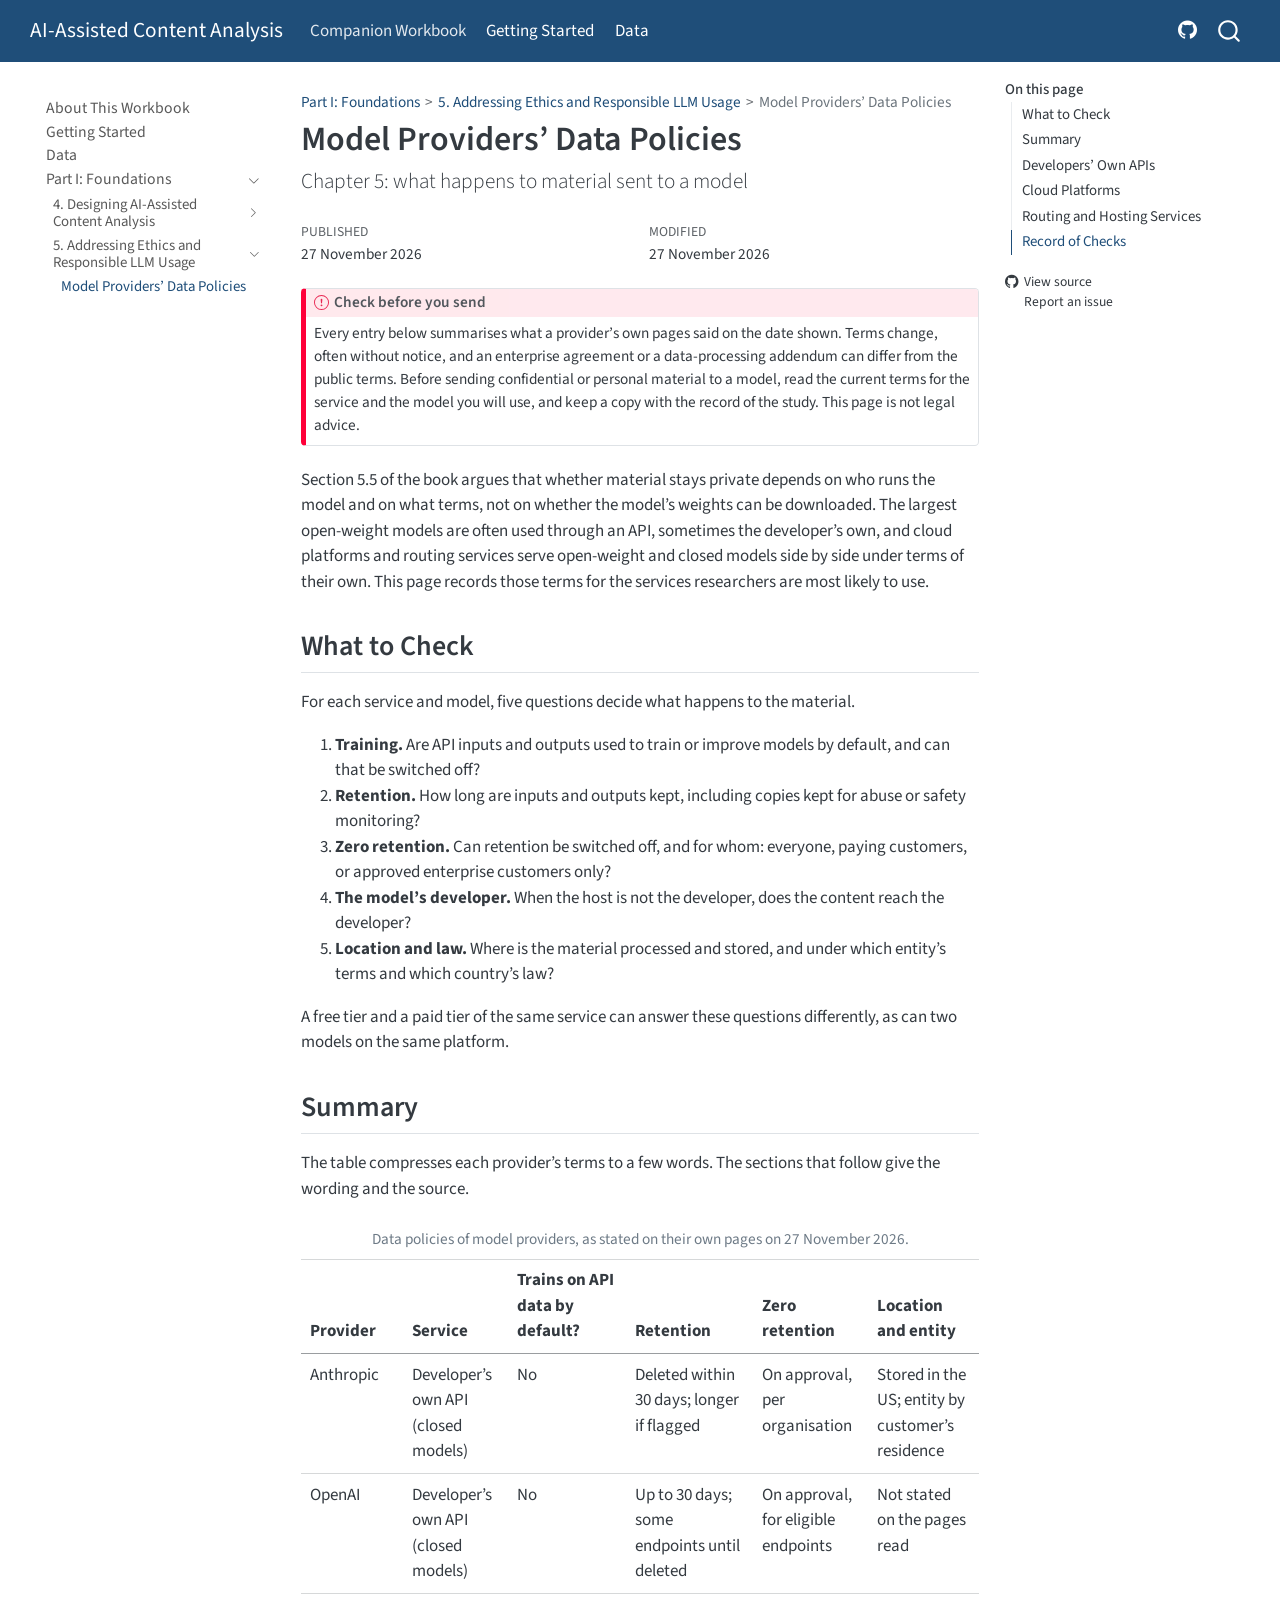
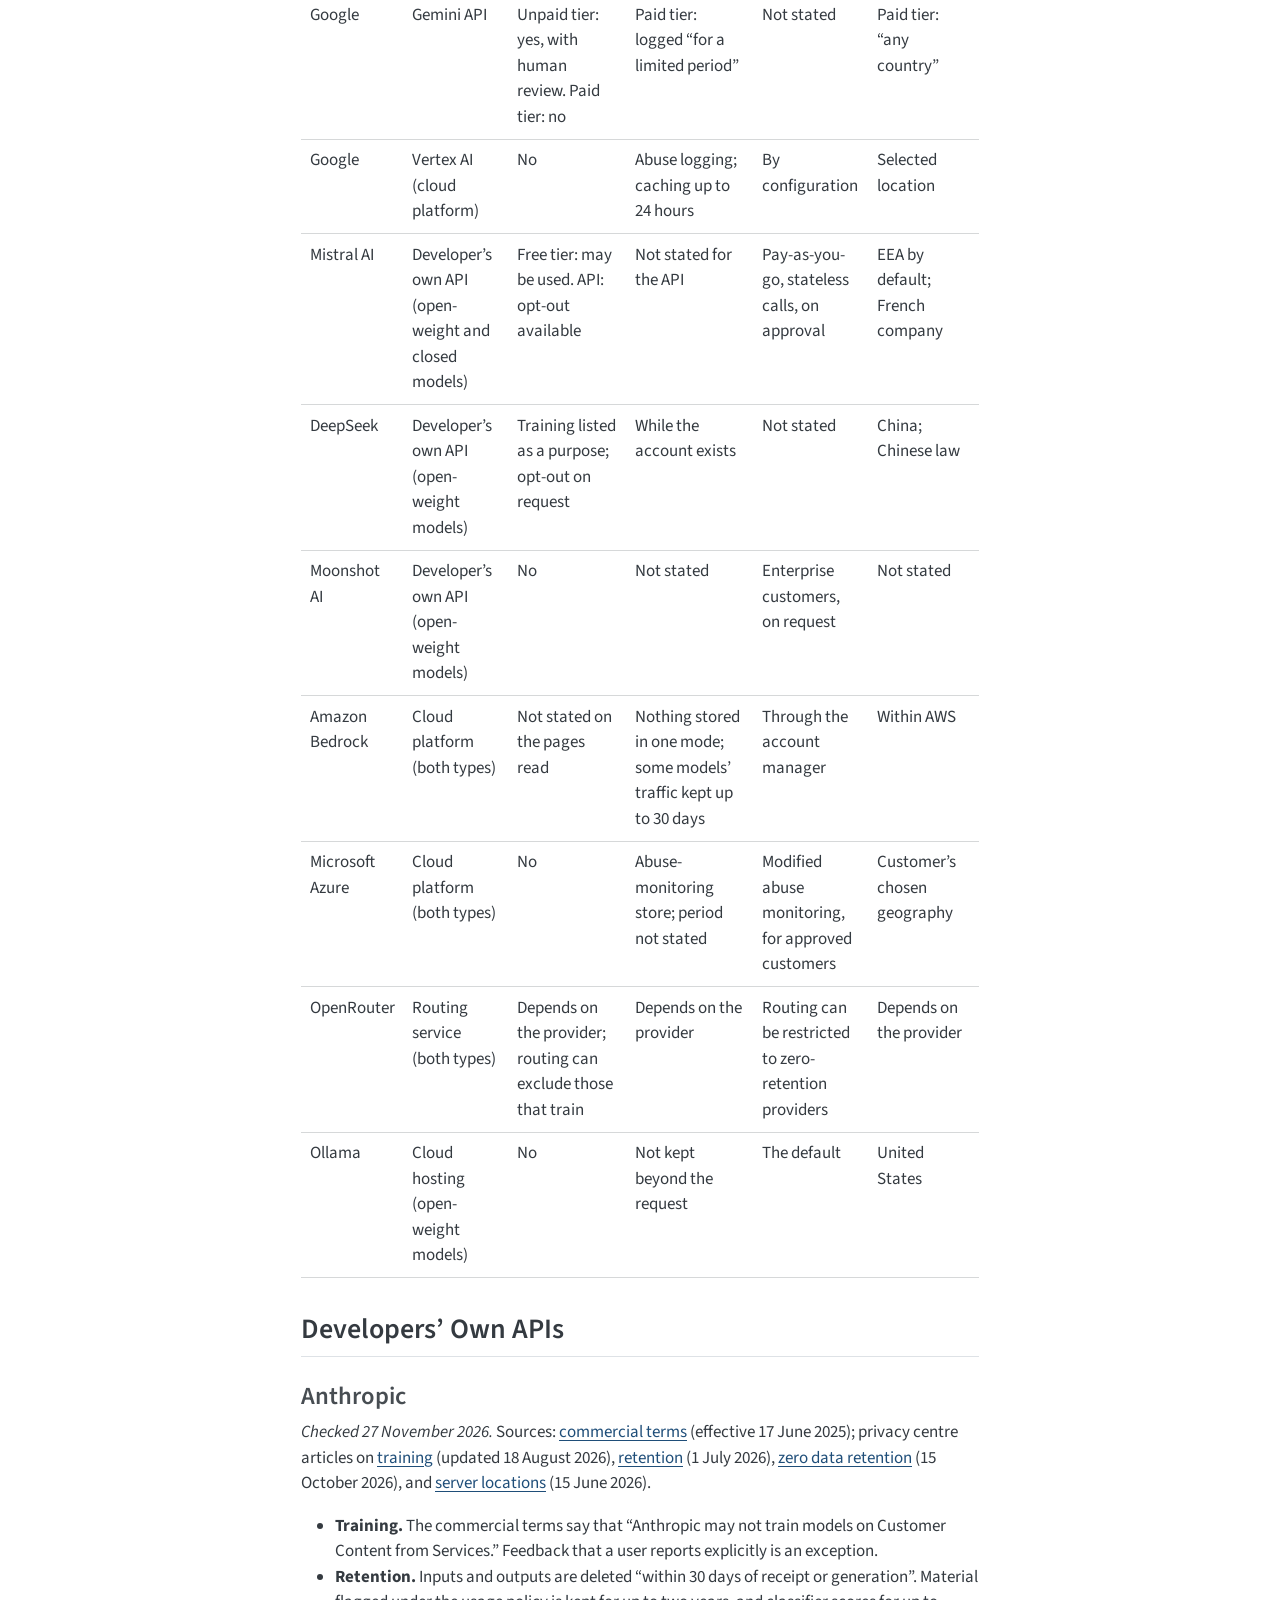
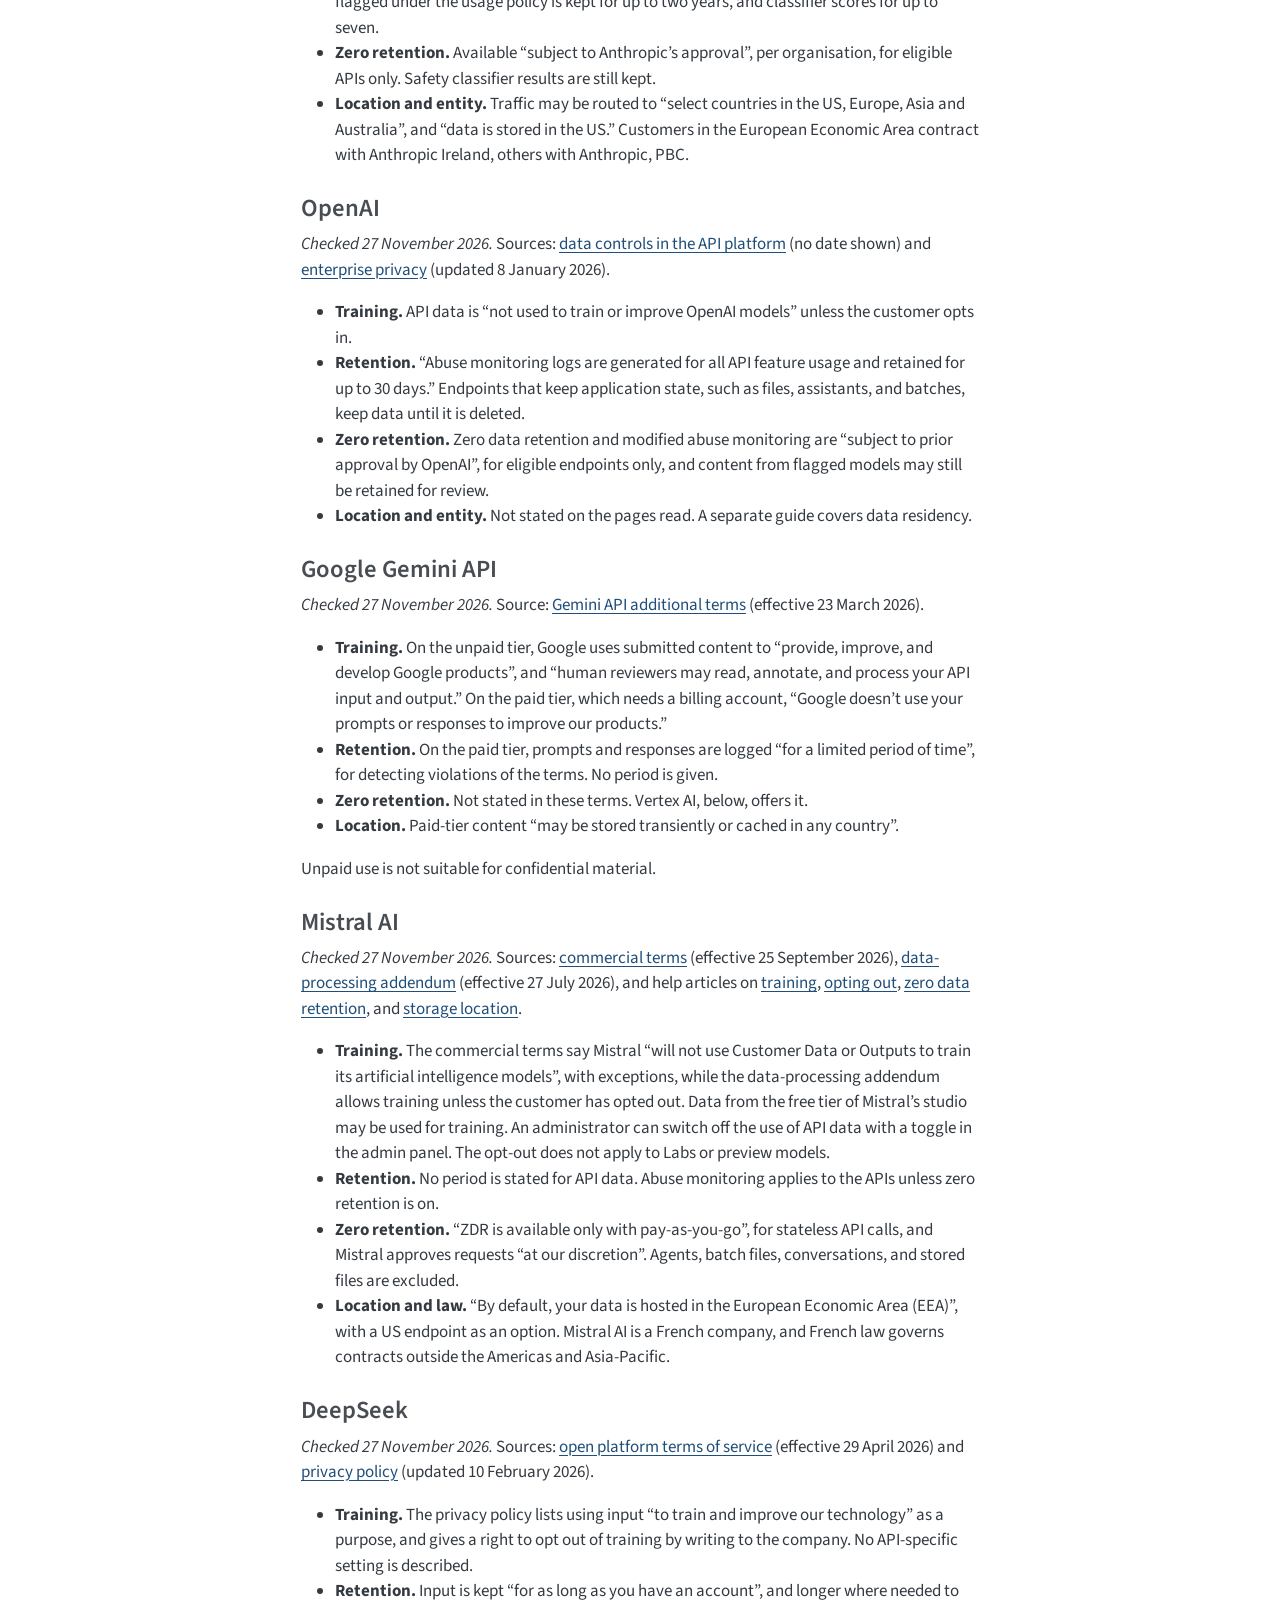
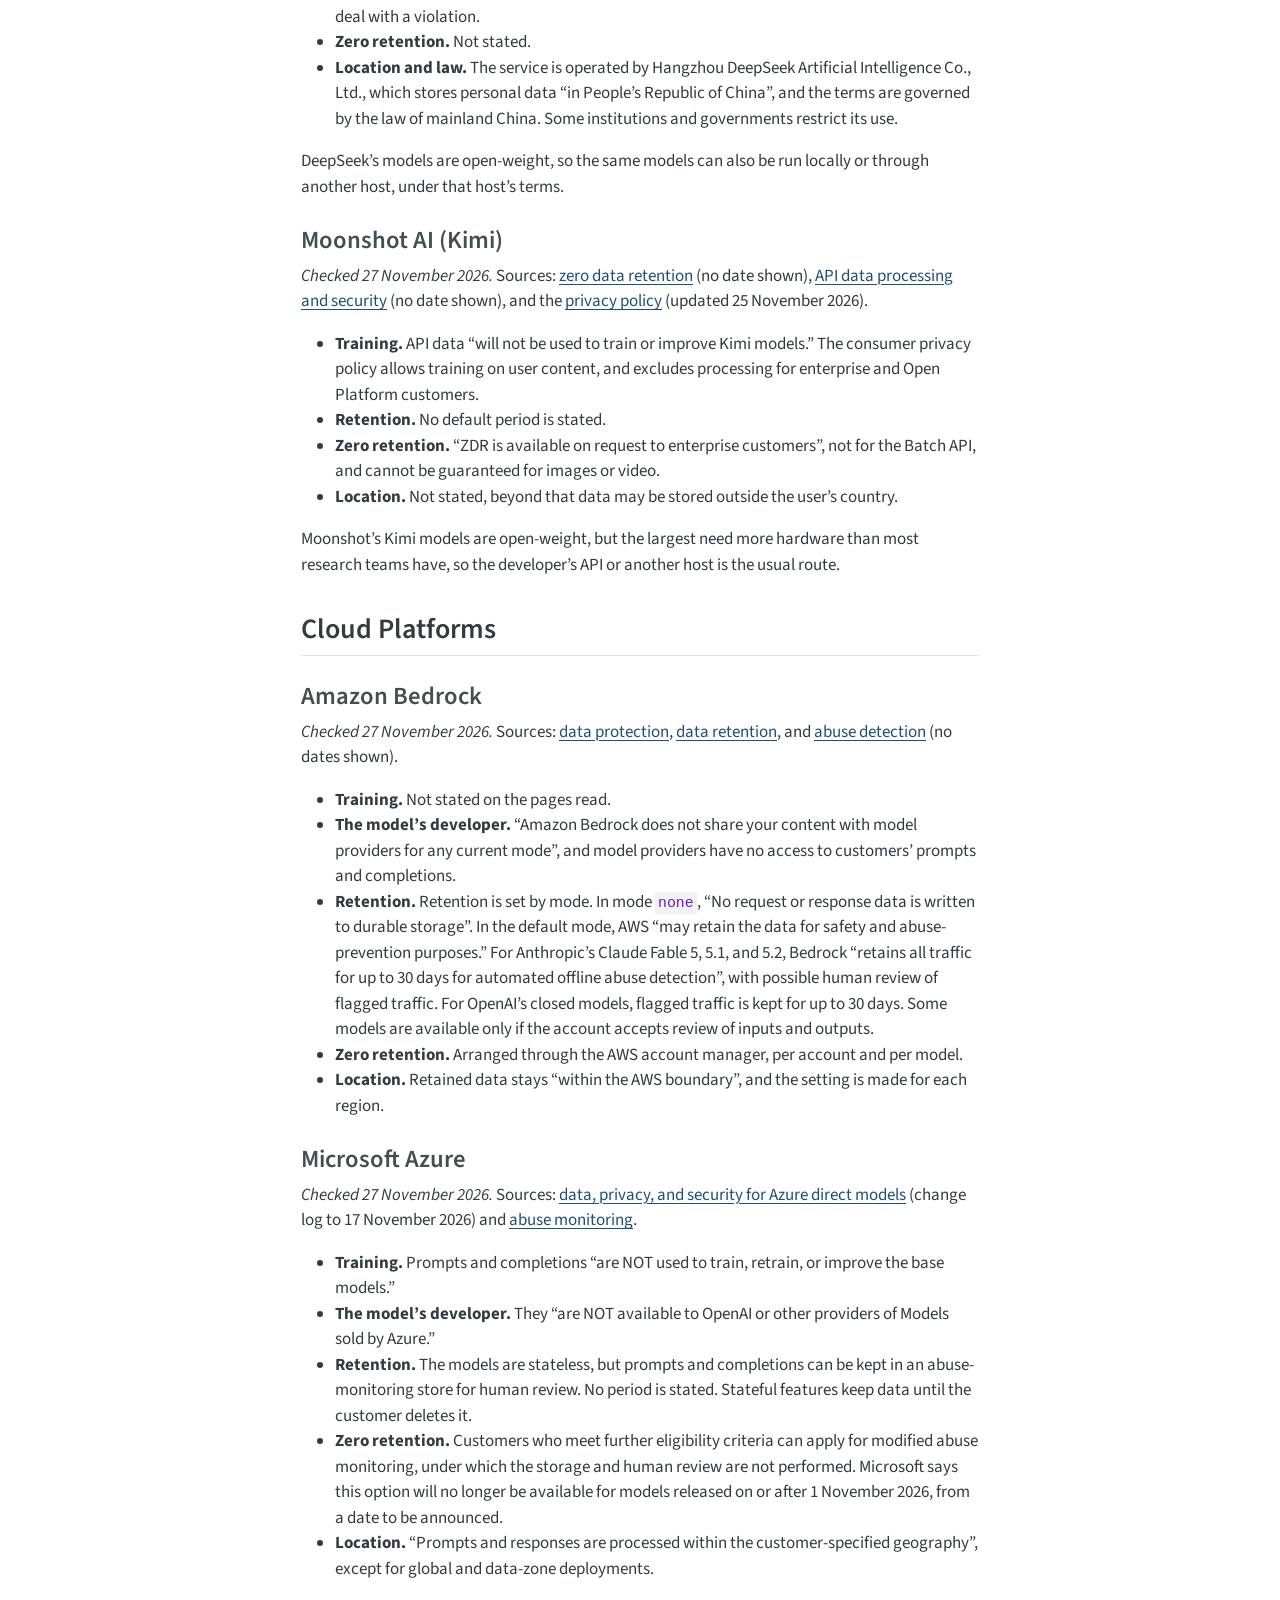
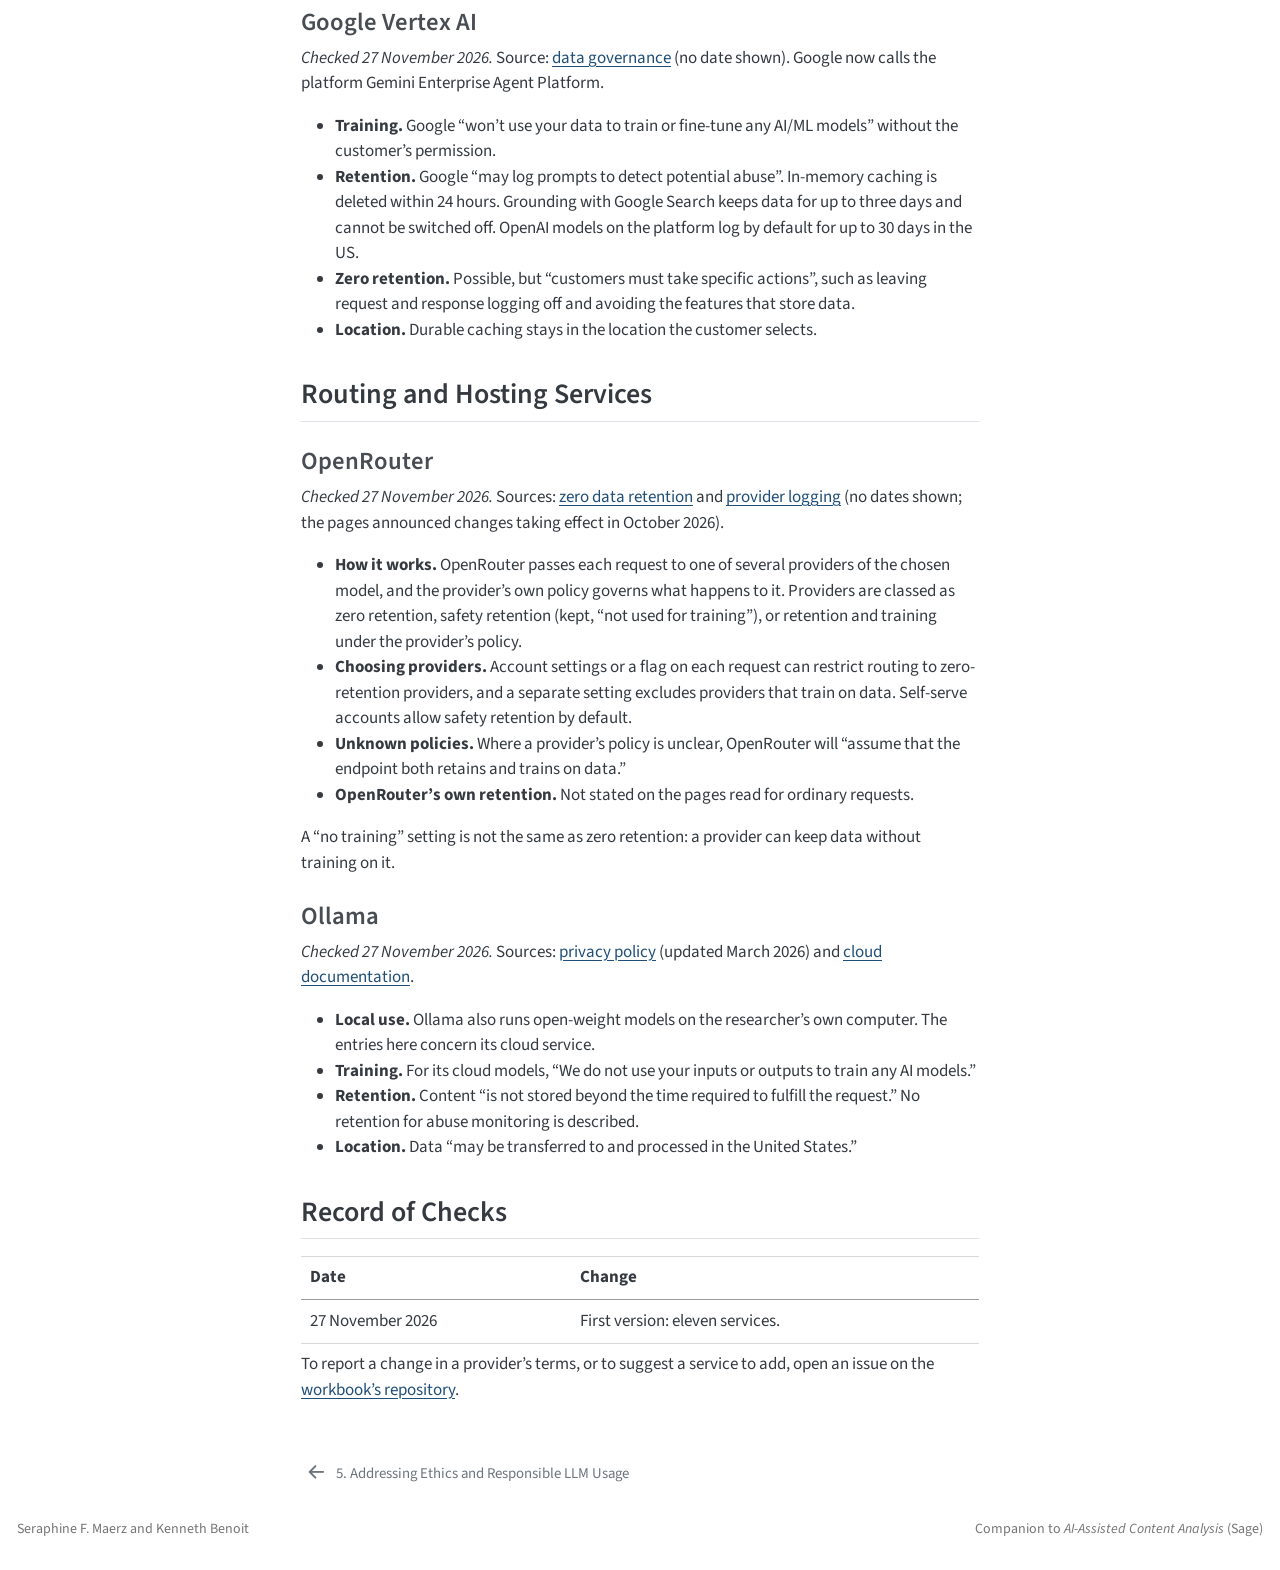
<file: ch05-ethics/provider-policies.html>
<!DOCTYPE html>
<html xmlns="http://www.w3.org/1999/xhtml" lang="en" xml:lang="en"><head>

<meta charset="utf-8">
<meta name="generator" content="quarto-1.11.9">

<meta name="viewport" content="width=device-width, initial-scale=1.0, user-scalable=yes">

<meta name="dcterms.date" content="2026-11-27">

<title>Model Providers’ Data Policies – AI-Assisted Content Analysis</title>
<style>
/* Default styles provided by pandoc.
** See https://pandoc.org/MANUAL.html#variables-for-html for config info.
*/
span.smallcaps{font-variant: small-caps;}
div.columns{display: flex; gap: 1.5em;}
div.column{flex: auto;}
@media screen {
div.columns{gap: min(4vw, 1.5em);}
div.column{overflow-x: auto;}
}
div.hanging-indent{margin-left: 1.5em; text-indent: -1.5em;}
ul.task-list{list-style: none;}
ul.task-list li input[type="checkbox"] {
  width: 0.8em;
  margin: 0 0.8em 0.2em -1em; /* quarto-specific, see https://github.com/quarto-dev/quarto-cli/issues/4556 */ 
  vertical-align: middle;
}
</style>


<script src="../site_libs/quarto-nav/quarto-nav.js"></script>
<script src="../site_libs/quarto-nav/headroom.min.js"></script>
<script src="../site_libs/clipboard/clipboard.min.js"></script>
<script src="../site_libs/quarto-search/autocomplete.umd.js"></script>
<script src="../site_libs/quarto-search/fuse.min.js"></script>
<script src="../site_libs/quarto-search/quarto-search.js"></script>
<meta name="quarto:offset" content="../">
<link href="../ch05-ethics/index.html" rel="prev">
<script src="../site_libs/quarto-html/quarto.js" type="module"></script>
<script src="../site_libs/quarto-html/tabsets/tabsets.js" type="module"></script>
<script src="../site_libs/quarto-html/scrollable-regions/scrollable-regions.js" type="module"></script>
<script src="../site_libs/quarto-html/popper.min.js"></script>
<script src="../site_libs/quarto-html/tippy.umd.min.js"></script>
<script src="../site_libs/quarto-html/anchor.min.js"></script>
<link href="../site_libs/quarto-html/tippy.css" rel="stylesheet">
<link href="../site_libs/quarto-html/quarto-syntax-highlighting-63b5708e65d6cd79cd7618c58d0c21e7.css" rel="stylesheet" id="quarto-text-highlighting-styles">
<script src="../site_libs/bootstrap/bootstrap.min.js"></script>
<link href="../site_libs/bootstrap/bootstrap-icons.css" rel="stylesheet">
<link href="../site_libs/bootstrap/bootstrap-0cf49cfadc000603ac8142d3a87995b4.min.css" rel="stylesheet" append-hash="true" id="quarto-bootstrap" data-mode="light">
<script id="quarto-search-options" type="application/json">{
  "location": "navbar",
  "copy-button": false,
  "collapse-after": 3,
  "panel-placement": "end",
  "type": "overlay",
  "limit": 50,
  "keyboard-shortcut": [
    "f",
    "/",
    "s"
  ],
  "show-item-context": false,
  "language": {
    "search-no-results-text": "No results",
    "search-matching-documents-text": "matching documents",
    "search-copy-link-title": "Copy link to search",
    "search-hide-matches-text": "Hide additional matches",
    "search-more-match-text": "more match in this document",
    "search-more-matches-text": "more matches in this document",
    "search-clear-button-title": "Clear",
    "search-text-placeholder": "",
    "search-detached-cancel-button-title": "Cancel",
    "search-submit-button-title": "Submit",
    "search-label": "Search"
  }
}</script>


</head>

<body class="nav-sidebar floating nav-fixed quarto-light"><a id="quarto-skip-link" class="visually-hidden-focusable" href="#quarto-document-content">Skip to main content</a>

<div id="quarto-search-results"></div>
  <header id="quarto-header" class="headroom fixed-top">
    <nav class="navbar navbar-expand-lg " data-bs-theme="dark" aria-label="Site">
      <div class="navbar-container container-fluid">
      <div class="navbar-brand-container mx-auto">
    <a class="navbar-brand" href="../index.html">
    <span class="navbar-title">AI-Assisted Content Analysis</span>
    </a>
  </div>
          <button class="navbar-toggler" type="button" data-bs-toggle="collapse" data-bs-target="#navbarCollapse" aria-controls="navbarCollapse" aria-expanded="false" aria-label="Toggle navigation" onclick="if (window.quartoToggleHeadroom) { window.quartoToggleHeadroom(); }">
  <span class="navbar-toggler-icon"></span>
</button>
          <div class="collapse navbar-collapse" id="navbarCollapse">
            <ul class="navbar-nav navbar-nav-scroll me-auto">
  <li class="nav-item">
    <a class="nav-link active" href="../index.html" aria-current="page"> 
<span class="menu-text">Companion Workbook</span></a>
  </li>  
  <li class="nav-item">
    <a class="nav-link" href="../getting-started.html"> 
<span class="menu-text">Getting Started</span></a>
  </li>  
  <li class="nav-item">
    <a class="nav-link" href="../data.html"> 
<span class="menu-text">Data</span></a>
  </li>  
</ul>
            <ul class="navbar-nav navbar-nav-scroll ms-auto">
  <li class="nav-item compact">
    <a class="nav-link" href="https://github.com/quallmer/AIACA-R"> <i class="bi bi-github" role="img" aria-label="Source on GitHub">
</i> 
<span class="menu-text"></span></a>
  </li>  
</ul>
          </div> <!-- /navcollapse -->
            <div class="quarto-navbar-tools">
</div>
            <div id="quarto-search" class="" title="Search"></div>
      </div> <!-- /container-fluid -->
    </nav>
  <nav class="quarto-secondary-nav" aria-label="Toolbar">
    <div class="container-fluid d-flex">
      <button type="button" class="quarto-btn-toggle btn" data-bs-toggle="collapse" role="button" data-bs-target=".quarto-sidebar-collapse-item" aria-controls="quarto-sidebar" aria-expanded="false" aria-label="Toggle sidebar navigation" onclick="if (window.quartoToggleHeadroom) { window.quartoToggleHeadroom(); }">
        <i class="bi bi-layout-text-sidebar-reverse"></i>
      </button>
        <nav class="quarto-page-breadcrumbs" aria-label="Breadcrumbs"><ol class="breadcrumb"><li class="breadcrumb-item"><a href="../ch04-research-design/index.html">Part I: Foundations</a></li><li class="breadcrumb-item"><a href="../ch05-ethics/index.html">5. Addressing Ethics and Responsible LLM Usage</a></li><li class="breadcrumb-item"><a href="../ch05-ethics/provider-policies.html">Model Providers’ Data Policies</a></li></ol></nav>
        <a class="flex-grow-1" data-bs-toggle="collapse" data-bs-target=".quarto-sidebar-collapse-item" onclick="if (window.quartoToggleHeadroom) { window.quartoToggleHeadroom(); }">      
        </a>
    </div>
  </nav>
</header>
<!-- content -->
<div id="quarto-content" class="quarto-container page-columns page-rows-contents page-layout-article page-navbar">
<!-- sidebar -->
  <nav id="quarto-sidebar" class="sidebar collapse collapse-horizontal quarto-sidebar-collapse-item sidebar-navigation floating overflow-auto" aria-label="Section">
    <div class="sidebar-menu-container"> 
    <ul class="list-unstyled mt-1">
        <li class="sidebar-item">
  <div class="sidebar-item-container"> 
  <a href="../index.html" class="sidebar-item-text sidebar-link">
 <span class="menu-text">About This Workbook</span></a>
  </div>
</li>
        <li class="sidebar-item">
  <div class="sidebar-item-container"> 
  <a href="../getting-started.html" class="sidebar-item-text sidebar-link">
 <span class="menu-text">Getting Started</span></a>
  </div>
</li>
        <li class="sidebar-item">
  <div class="sidebar-item-container"> 
  <a href="../data.html" class="sidebar-item-text sidebar-link">
 <span class="menu-text">Data</span></a>
  </div>
</li>
        <li class="sidebar-item sidebar-item-section">
      <div class="sidebar-item-container"> 
            <button type="button" class="sidebar-item-text sidebar-item-toggle sidebar-link text-start" data-bs-toggle="collapse" data-bs-target="#quarto-sidebar-section-1" aria-controls="quarto-sidebar-section-1" aria-expanded="true">
 <span class="menu-text" id="quarto-sidebar-section-1-label">Part I: Foundations</span><i class="bi bi-chevron-right" aria-hidden="true"></i></button>
      </div>
      <ul id="quarto-sidebar-section-1" aria-labelledby="quarto-sidebar-section-1-label" class="collapse list-unstyled sidebar-section depth1 show">  
          <li class="sidebar-item sidebar-item-section">
      <div class="sidebar-item-container"> 
            <a href="../ch04-research-design/index.html" class="sidebar-item-text sidebar-link">
 <span class="menu-text" id="quarto-sidebar-section-2-label">4. Designing AI-Assisted Content Analysis</span></a>
            <button type="button" class="sidebar-item-toggle text-start collapsed" data-bs-toggle="collapse" data-bs-target="#quarto-sidebar-section-2" aria-controls="quarto-sidebar-section-2" aria-expanded="false" aria-label="Toggle section: 4. Designing AI-Assisted Content Analysis">
              <i class="bi bi-chevron-right ms-2" aria-hidden="true"></i>
            </button> 
      </div>
      <ul id="quarto-sidebar-section-2" aria-labelledby="quarto-sidebar-section-2-label" class="collapse list-unstyled sidebar-section depth2 ">  
          <li class="sidebar-item">
  <div class="sidebar-item-container"> 
  <a href="../ch04-research-design/report.html" class="sidebar-item-text sidebar-link">
 <span class="menu-text">Scoring Motive Imagery with an LLM Coder</span></a>
  </div>
</li>
      </ul>
  </li>
          <li class="sidebar-item sidebar-item-section">
      <div class="sidebar-item-container"> 
            <a href="../ch05-ethics/index.html" class="sidebar-item-text sidebar-link">
 <span class="menu-text" id="quarto-sidebar-section-3-label">5. Addressing Ethics and Responsible LLM Usage</span></a>
            <button type="button" class="sidebar-item-toggle text-start" data-bs-toggle="collapse" data-bs-target="#quarto-sidebar-section-3" aria-controls="quarto-sidebar-section-3" aria-expanded="true" aria-label="Toggle section: 5. Addressing Ethics and Responsible LLM Usage">
              <i class="bi bi-chevron-right ms-2" aria-hidden="true"></i>
            </button> 
      </div>
      <ul id="quarto-sidebar-section-3" aria-labelledby="quarto-sidebar-section-3-label" class="collapse list-unstyled sidebar-section depth2 show">  
          <li class="sidebar-item">
  <div class="sidebar-item-container"> 
  <a href="../ch05-ethics/provider-policies.html" class="sidebar-item-text sidebar-link active">
 <span class="menu-text">Model Providers’ Data Policies</span></a>
  </div>
</li>
      </ul>
  </li>
      </ul>
  </li>
    </ul>
    </div>
</nav>
<div id="quarto-sidebar-glass" class="quarto-sidebar-collapse-item" data-bs-toggle="collapse" data-bs-target=".quarto-sidebar-collapse-item"></div>
<!-- margin-sidebar -->
    <div id="quarto-margin-sidebar" class="sidebar margin-sidebar">
        <nav id="TOC" role="doc-toc" aria-labelledby="toc-title" class="toc-active">
    <h2 id="toc-title">On this page</h2>
   
  <ul>
  <li><a href="#what-to-check" id="toc-what-to-check" class="nav-link active" data-scroll-target="#what-to-check">What to Check</a></li>
  <li><a href="#summary" id="toc-summary" class="nav-link" data-scroll-target="#summary">Summary</a></li>
  <li><a href="#developers-own-apis" id="toc-developers-own-apis" class="nav-link" data-scroll-target="#developers-own-apis">Developers’ Own APIs</a>
  <ul class="collapse">
  <li><a href="#anthropic" id="toc-anthropic" class="nav-link" data-scroll-target="#anthropic">Anthropic</a></li>
  <li><a href="#openai" id="toc-openai" class="nav-link" data-scroll-target="#openai">OpenAI</a></li>
  <li><a href="#google-gemini-api" id="toc-google-gemini-api" class="nav-link" data-scroll-target="#google-gemini-api">Google Gemini API</a></li>
  <li><a href="#mistral-ai" id="toc-mistral-ai" class="nav-link" data-scroll-target="#mistral-ai">Mistral AI</a></li>
  <li><a href="#deepseek" id="toc-deepseek" class="nav-link" data-scroll-target="#deepseek">DeepSeek</a></li>
  <li><a href="#moonshot-ai-kimi" id="toc-moonshot-ai-kimi" class="nav-link" data-scroll-target="#moonshot-ai-kimi">Moonshot AI (Kimi)</a></li>
  </ul></li>
  <li><a href="#cloud-platforms" id="toc-cloud-platforms" class="nav-link" data-scroll-target="#cloud-platforms">Cloud Platforms</a>
  <ul class="collapse">
  <li><a href="#amazon-bedrock" id="toc-amazon-bedrock" class="nav-link" data-scroll-target="#amazon-bedrock">Amazon Bedrock</a></li>
  <li><a href="#microsoft-azure" id="toc-microsoft-azure" class="nav-link" data-scroll-target="#microsoft-azure">Microsoft Azure</a></li>
  <li><a href="#google-vertex-ai" id="toc-google-vertex-ai" class="nav-link" data-scroll-target="#google-vertex-ai">Google Vertex AI</a></li>
  </ul></li>
  <li><a href="#routing-and-hosting-services" id="toc-routing-and-hosting-services" class="nav-link" data-scroll-target="#routing-and-hosting-services">Routing and Hosting Services</a>
  <ul class="collapse">
  <li><a href="#openrouter" id="toc-openrouter" class="nav-link" data-scroll-target="#openrouter">OpenRouter</a></li>
  <li><a href="#ollama" id="toc-ollama" class="nav-link" data-scroll-target="#ollama">Ollama</a></li>
  </ul></li>
  <li><a href="#record-of-checks" id="toc-record-of-checks" class="nav-link" data-scroll-target="#record-of-checks">Record of Checks</a></li>
  </ul>
<div class="toc-actions"><ul><li><a href="https://github.com/quallmer/AIACA-R/blob/main/ch05-ethics/provider-policies.qmd" class="toc-action"><i class="bi bi-github"></i>View source</a></li><li><a href="https://github.com/quallmer/AIACA-R/issues/new" class="toc-action"><i class="bi empty"></i>Report an issue</a></li></ul></div></nav>
    </div>
<!-- main -->
<main class="content" id="quarto-document-content" tabindex="-1">

<header id="title-block-header" class="quarto-title-block default"><nav class="quarto-page-breadcrumbs quarto-title-breadcrumbs d-none d-lg-block" aria-label="Breadcrumbs"><ol class="breadcrumb"><li class="breadcrumb-item"><a href="../ch04-research-design/index.html">Part I: Foundations</a></li><li class="breadcrumb-item"><a href="../ch05-ethics/index.html">5. Addressing Ethics and Responsible LLM Usage</a></li><li class="breadcrumb-item"><a href="../ch05-ethics/provider-policies.html">Model Providers’ Data Policies</a></li></ol></nav>
<div class="quarto-title">
<h1 class="title">Model Providers’ Data Policies</h1>
<p class="subtitle lead">Chapter 5: what happens to material sent to a model</p>
</div>



<div class="quarto-title-meta">

    
    <div>
    <div class="quarto-title-meta-heading">Published</div>
    <div class="quarto-title-meta-contents">
      <p class="date">27 November 2026</p>
    </div>
  </div>
  
    <div>
    <div class="quarto-title-meta-heading">Modified</div>
    <div class="quarto-title-meta-contents">
      <p class="date-modified">27 November 2026</p>
    </div>
  </div>
    
  </div>
  


</header>


<div class="callout callout-style-default callout-important callout-titled">
<div class="callout-header d-flex align-content-center">
<div class="callout-icon-container">
<i class="callout-icon"></i>
</div>
<div class="callout-title-container flex-fill">
<span class="screen-reader-only">Important</span>Check before you send
</div>
</div>
<div class="callout-body-container callout-body">
<p>Every entry below summarises what a provider’s own pages said on the date shown. Terms change, often without notice, and an enterprise agreement or a data-processing addendum can differ from the public terms. Before sending confidential or personal material to a model, read the current terms for the service and the model you will use, and keep a copy with the record of the study. This page is not legal advice.</p>
</div>
</div>
<p>Section 5.5 of the book argues that whether material stays private depends on who runs the model and on what terms, not on whether the model’s weights can be downloaded. The largest open-weight models are often used through an API, sometimes the developer’s own, and cloud platforms and routing services serve open-weight and closed models side by side under terms of their own. This page records those terms for the services researchers are most likely to use.</p>
<section id="what-to-check" class="level2">
<h2 class="anchored" data-anchor-id="what-to-check">What to Check</h2>
<p>For each service and model, five questions decide what happens to the material.</p>
<ol type="1">
<li><strong>Training.</strong> Are API inputs and outputs used to train or improve models by default, and can that be switched off?</li>
<li><strong>Retention.</strong> How long are inputs and outputs kept, including copies kept for abuse or safety monitoring?</li>
<li><strong>Zero retention.</strong> Can retention be switched off, and for whom: everyone, paying customers, or approved enterprise customers only?</li>
<li><strong>The model’s developer.</strong> When the host is not the developer, does the content reach the developer?</li>
<li><strong>Location and law.</strong> Where is the material processed and stored, and under which entity’s terms and which country’s law?</li>
</ol>
<p>A free tier and a paid tier of the same service can answer these questions differently, as can two models on the same platform.</p>
</section>
<section id="summary" class="level2">
<h2 class="anchored" data-anchor-id="summary">Summary</h2>
<p>The table compresses each provider’s terms to a few words. The sections that follow give the wording and the source.</p>
<table class="caption-top table">
<caption>Data policies of model providers, as stated on their own pages on 27 November 2026.</caption>
<colgroup>
<col style="width: 11%">
<col style="width: 16%">
<col style="width: 19%">
<col style="width: 20%">
<col style="width: 17%">
<col style="width: 17%">
</colgroup>
<thead>
<tr class="header">
<th style="text-align: left;">Provider</th>
<th style="text-align: left;">Service</th>
<th style="text-align: left;">Trains on API data by default?</th>
<th style="text-align: left;">Retention</th>
<th style="text-align: left;">Zero retention</th>
<th style="text-align: left;">Location and entity</th>
</tr>
</thead>
<tbody>
<tr class="odd">
<td style="text-align: left;">Anthropic</td>
<td style="text-align: left;">Developer’s own API (closed models)</td>
<td style="text-align: left;">No</td>
<td style="text-align: left;">Deleted within 30 days; longer if flagged</td>
<td style="text-align: left;">On approval, per organisation</td>
<td style="text-align: left;">Stored in the US; entity by customer’s residence</td>
</tr>
<tr class="even">
<td style="text-align: left;">OpenAI</td>
<td style="text-align: left;">Developer’s own API (closed models)</td>
<td style="text-align: left;">No</td>
<td style="text-align: left;">Up to 30 days; some endpoints until deleted</td>
<td style="text-align: left;">On approval, for eligible endpoints</td>
<td style="text-align: left;">Not stated on the pages read</td>
</tr>
<tr class="odd">
<td style="text-align: left;">Google</td>
<td style="text-align: left;">Gemini API</td>
<td style="text-align: left;">Unpaid tier: yes, with human review. Paid tier: no</td>
<td style="text-align: left;">Paid tier: logged “for a limited period”</td>
<td style="text-align: left;">Not stated</td>
<td style="text-align: left;">Paid tier: “any country”</td>
</tr>
<tr class="even">
<td style="text-align: left;">Google</td>
<td style="text-align: left;">Vertex AI (cloud platform)</td>
<td style="text-align: left;">No</td>
<td style="text-align: left;">Abuse logging; caching up to 24 hours</td>
<td style="text-align: left;">By configuration</td>
<td style="text-align: left;">Selected location</td>
</tr>
<tr class="odd">
<td style="text-align: left;">Mistral AI</td>
<td style="text-align: left;">Developer’s own API (open-weight and closed models)</td>
<td style="text-align: left;">Free tier: may be used. API: opt-out available</td>
<td style="text-align: left;">Not stated for the API</td>
<td style="text-align: left;">Pay-as-you-go, stateless calls, on approval</td>
<td style="text-align: left;">EEA by default; French company</td>
</tr>
<tr class="even">
<td style="text-align: left;">DeepSeek</td>
<td style="text-align: left;">Developer’s own API (open-weight models)</td>
<td style="text-align: left;">Training listed as a purpose; opt-out on request</td>
<td style="text-align: left;">While the account exists</td>
<td style="text-align: left;">Not stated</td>
<td style="text-align: left;">China; Chinese law</td>
</tr>
<tr class="odd">
<td style="text-align: left;">Moonshot AI</td>
<td style="text-align: left;">Developer’s own API (open-weight models)</td>
<td style="text-align: left;">No</td>
<td style="text-align: left;">Not stated</td>
<td style="text-align: left;">Enterprise customers, on request</td>
<td style="text-align: left;">Not stated</td>
</tr>
<tr class="even">
<td style="text-align: left;">Amazon Bedrock</td>
<td style="text-align: left;">Cloud platform (both types)</td>
<td style="text-align: left;">Not stated on the pages read</td>
<td style="text-align: left;">Nothing stored in one mode; some models’ traffic kept up to 30 days</td>
<td style="text-align: left;">Through the account manager</td>
<td style="text-align: left;">Within AWS</td>
</tr>
<tr class="odd">
<td style="text-align: left;">Microsoft Azure</td>
<td style="text-align: left;">Cloud platform (both types)</td>
<td style="text-align: left;">No</td>
<td style="text-align: left;">Abuse-monitoring store; period not stated</td>
<td style="text-align: left;">Modified abuse monitoring, for approved customers</td>
<td style="text-align: left;">Customer’s chosen geography</td>
</tr>
<tr class="even">
<td style="text-align: left;">OpenRouter</td>
<td style="text-align: left;">Routing service (both types)</td>
<td style="text-align: left;">Depends on the provider; routing can exclude those that train</td>
<td style="text-align: left;">Depends on the provider</td>
<td style="text-align: left;">Routing can be restricted to zero-retention providers</td>
<td style="text-align: left;">Depends on the provider</td>
</tr>
<tr class="odd">
<td style="text-align: left;">Ollama</td>
<td style="text-align: left;">Cloud hosting (open-weight models)</td>
<td style="text-align: left;">No</td>
<td style="text-align: left;">Not kept beyond the request</td>
<td style="text-align: left;">The default</td>
<td style="text-align: left;">United States</td>
</tr>
</tbody>
</table>
</section>
<section id="developers-own-apis" class="level2">
<h2 class="anchored" data-anchor-id="developers-own-apis">Developers’ Own APIs</h2>
<section id="anthropic" class="level3">
<h3 class="anchored" data-anchor-id="anthropic">Anthropic</h3>
<p><em>Checked 27 November 2026.</em> Sources: <a href="https://www.anthropic.com/legal/commercial-terms">commercial terms</a> (effective 17 June 2025); privacy centre articles on <a href="https://privacy.claude.com/en/articles/7996868-is-my-data-used-for-model-training">training</a> (updated 18 August 2026), <a href="https://privacy.claude.com/en/articles/7996866-how-long-do-you-store-my-organization-s-data">retention</a> (1 July 2026), <a href="https://privacy.claude.com/en/articles/8956058-i-have-a-zero-data-retention-agreement-with-anthropic-what-products-does-it-apply-to">zero data retention</a> (15 October 2026), and <a href="https://privacy.claude.com/en/articles/7996890-where-are-your-servers-located-do-you-host-your-models-on-eu-servers">server locations</a> (15 June 2026).</p>
<ul>
<li><strong>Training.</strong> The commercial terms say that “Anthropic may not train models on Customer Content from Services.” Feedback that a user reports explicitly is an exception.</li>
<li><strong>Retention.</strong> Inputs and outputs are deleted “within 30 days of receipt or generation”. Material flagged under the usage policy is kept for up to two years, and classifier scores for up to seven.</li>
<li><strong>Zero retention.</strong> Available “subject to Anthropic’s approval”, per organisation, for eligible APIs only. Safety classifier results are still kept.</li>
<li><strong>Location and entity.</strong> Traffic may be routed to “select countries in the US, Europe, Asia and Australia”, and “data is stored in the US.” Customers in the European Economic Area contract with Anthropic Ireland, others with Anthropic, PBC.</li>
</ul>
</section>
<section id="openai" class="level3">
<h3 class="anchored" data-anchor-id="openai">OpenAI</h3>
<p><em>Checked 27 November 2026.</em> Sources: <a href="https://developers.openai.com/api/docs/guides/your-data">data controls in the API platform</a> (no date shown) and <a href="https://openai.com/enterprise-privacy/">enterprise privacy</a> (updated 8 January 2026).</p>
<ul>
<li><strong>Training.</strong> API data is “not used to train or improve OpenAI models” unless the customer opts in.</li>
<li><strong>Retention.</strong> “Abuse monitoring logs are generated for all API feature usage and retained for up to 30 days.” Endpoints that keep application state, such as files, assistants, and batches, keep data until it is deleted.</li>
<li><strong>Zero retention.</strong> Zero data retention and modified abuse monitoring are “subject to prior approval by OpenAI”, for eligible endpoints only, and content from flagged models may still be retained for review.</li>
<li><strong>Location and entity.</strong> Not stated on the pages read. A separate guide covers data residency.</li>
</ul>
</section>
<section id="google-gemini-api" class="level3">
<h3 class="anchored" data-anchor-id="google-gemini-api">Google Gemini API</h3>
<p><em>Checked 27 November 2026.</em> Source: <a href="https://aistudio.google.com/docs/terms">Gemini API additional terms</a> (effective 23 March 2026).</p>
<ul>
<li><strong>Training.</strong> On the unpaid tier, Google uses submitted content to “provide, improve, and develop Google products”, and “human reviewers may read, annotate, and process your API input and output.” On the paid tier, which needs a billing account, “Google doesn’t use your prompts or responses to improve our products.”</li>
<li><strong>Retention.</strong> On the paid tier, prompts and responses are logged “for a limited period of time”, for detecting violations of the terms. No period is given.</li>
<li><strong>Zero retention.</strong> Not stated in these terms. Vertex AI, below, offers it.</li>
<li><strong>Location.</strong> Paid-tier content “may be stored transiently or cached in any country”.</li>
</ul>
<p>Unpaid use is not suitable for confidential material.</p>
</section>
<section id="mistral-ai" class="level3">
<h3 class="anchored" data-anchor-id="mistral-ai">Mistral AI</h3>
<p><em>Checked 27 November 2026.</em> Sources: <a href="https://legal.mistral.ai/terms/commercial-terms-of-service">commercial terms</a> (effective 25 September 2026), <a href="https://legal.mistral.ai/terms/data-processing-addendum">data-processing addendum</a> (effective 27 July 2026), and help articles on <a href="https://help.mistral.ai/en/articles/347617-do-you-use-my-user-data-to-train-your-artificial-intelligence-models">training</a>, <a href="https://help.mistral.ai/en/articles/455207-can-i-opt-out-of-my-input-or-output-data-being-used-for-training">opting out</a>, <a href="https://help.mistral.ai/en/articles/347612-can-i-activate-zero-data-retention-zdr">zero data retention</a>, and <a href="https://help.mistral.ai/en/articles/347629-where-do-you-store-my-data-or-my-organization-s-data">storage location</a>.</p>
<ul>
<li><strong>Training.</strong> The commercial terms say Mistral “will not use Customer Data or Outputs to train its artificial intelligence models”, with exceptions, while the data-processing addendum allows training unless the customer has opted out. Data from the free tier of Mistral’s studio may be used for training. An administrator can switch off the use of API data with a toggle in the admin panel. The opt-out does not apply to Labs or preview models.</li>
<li><strong>Retention.</strong> No period is stated for API data. Abuse monitoring applies to the APIs unless zero retention is on.</li>
<li><strong>Zero retention.</strong> “ZDR is available only with pay-as-you-go”, for stateless API calls, and Mistral approves requests “at our discretion”. Agents, batch files, conversations, and stored files are excluded.</li>
<li><strong>Location and law.</strong> “By default, your data is hosted in the European Economic Area (EEA)”, with a US endpoint as an option. Mistral AI is a French company, and French law governs contracts outside the Americas and Asia-Pacific.</li>
</ul>
</section>
<section id="deepseek" class="level3">
<h3 class="anchored" data-anchor-id="deepseek">DeepSeek</h3>
<p><em>Checked 27 November 2026.</em> Sources: <a href="https://cdn.deepseek.com/policies/en-US/deepseek-open-platform-terms-of-service.html">open platform terms of service</a> (effective 29 April 2026) and <a href="https://cdn.deepseek.com/policies/en-US/deepseek-privacy-policy.html">privacy policy</a> (updated 10 February 2026).</p>
<ul>
<li><strong>Training.</strong> The privacy policy lists using input “to train and improve our technology” as a purpose, and gives a right to opt out of training by writing to the company. No API-specific setting is described.</li>
<li><strong>Retention.</strong> Input is kept “for as long as you have an account”, and longer where needed to deal with a violation.</li>
<li><strong>Zero retention.</strong> Not stated.</li>
<li><strong>Location and law.</strong> The service is operated by Hangzhou DeepSeek Artificial Intelligence Co., Ltd., which stores personal data “in People’s Republic of China”, and the terms are governed by the law of mainland China. Some institutions and governments restrict its use.</li>
</ul>
<p>DeepSeek’s models are open-weight, so the same models can also be run locally or through another host, under that host’s terms.</p>
</section>
<section id="moonshot-ai-kimi" class="level3">
<h3 class="anchored" data-anchor-id="moonshot-ai-kimi">Moonshot AI (Kimi)</h3>
<p><em>Checked 27 November 2026.</em> Sources: <a href="https://platform.kimi.ai/docs/guide/zero-data-retention">zero data retention</a> (no date shown), <a href="https://www.kimi.com/en/help/kimi-api/api-data-security">API data processing and security</a> (no date shown), and the <a href="https://platform.kimi.ai/docs/agreement/userprivacy.md">privacy policy</a> (updated 25 November 2026).</p>
<ul>
<li><strong>Training.</strong> API data “will not be used to train or improve Kimi models.” The consumer privacy policy allows training on user content, and excludes processing for enterprise and Open Platform customers.</li>
<li><strong>Retention.</strong> No default period is stated.</li>
<li><strong>Zero retention.</strong> “ZDR is available on request to enterprise customers”, not for the Batch API, and cannot be guaranteed for images or video.</li>
<li><strong>Location.</strong> Not stated, beyond that data may be stored outside the user’s country.</li>
</ul>
<p>Moonshot’s Kimi models are open-weight, but the largest need more hardware than most research teams have, so the developer’s API or another host is the usual route.</p>
</section>
</section>
<section id="cloud-platforms" class="level2">
<h2 class="anchored" data-anchor-id="cloud-platforms">Cloud Platforms</h2>
<section id="amazon-bedrock" class="level3">
<h3 class="anchored" data-anchor-id="amazon-bedrock">Amazon Bedrock</h3>
<p><em>Checked 27 November 2026.</em> Sources: <a href="https://docs.aws.amazon.com/bedrock/latest/userguide/data-protection.html">data protection</a>, <a href="https://docs.aws.amazon.com/bedrock/latest/userguide/data-retention.html">data retention</a>, and <a href="https://docs.aws.amazon.com/bedrock/latest/userguide/abuse-detection.html">abuse detection</a> (no dates shown).</p>
<ul>
<li><strong>Training.</strong> Not stated on the pages read.</li>
<li><strong>The model’s developer.</strong> “Amazon Bedrock does not share your content with model providers for any current mode”, and model providers have no access to customers’ prompts and completions.</li>
<li><strong>Retention.</strong> Retention is set by mode. In mode <code>none</code>, “No request or response data is written to durable storage”. In the default mode, AWS “may retain the data for safety and abuse-prevention purposes.” For Anthropic’s Claude Fable 5, 5.1, and 5.2, Bedrock “retains all traffic for up to 30 days for automated offline abuse detection”, with possible human review of flagged traffic. For OpenAI’s closed models, flagged traffic is kept for up to 30 days. Some models are available only if the account accepts review of inputs and outputs.</li>
<li><strong>Zero retention.</strong> Arranged through the AWS account manager, per account and per model.</li>
<li><strong>Location.</strong> Retained data stays “within the AWS boundary”, and the setting is made for each region.</li>
</ul>
</section>
<section id="microsoft-azure" class="level3">
<h3 class="anchored" data-anchor-id="microsoft-azure">Microsoft Azure</h3>
<p><em>Checked 27 November 2026.</em> Sources: <a href="https://learn.microsoft.com/en-us/azure/ai-foundry/responsible-ai/openai/data-privacy">data, privacy, and security for Azure direct models</a> (change log to 17 November 2026) and <a href="https://learn.microsoft.com/en-us/azure/ai-foundry/openai/concepts/abuse-monitoring">abuse monitoring</a>.</p>
<ul>
<li><strong>Training.</strong> Prompts and completions “are NOT used to train, retrain, or improve the base models.”</li>
<li><strong>The model’s developer.</strong> They “are NOT available to OpenAI or other providers of Models sold by Azure.”</li>
<li><strong>Retention.</strong> The models are stateless, but prompts and completions can be kept in an abuse-monitoring store for human review. No period is stated. Stateful features keep data until the customer deletes it.</li>
<li><strong>Zero retention.</strong> Customers who meet further eligibility criteria can apply for modified abuse monitoring, under which the storage and human review are not performed. Microsoft says this option will no longer be available for models released on or after 1 November 2026, from a date to be announced.</li>
<li><strong>Location.</strong> “Prompts and responses are processed within the customer-specified geography”, except for global and data-zone deployments.</li>
</ul>
</section>
<section id="google-vertex-ai" class="level3">
<h3 class="anchored" data-anchor-id="google-vertex-ai">Google Vertex AI</h3>
<p><em>Checked 27 November 2026.</em> Source: <a href="https://docs.cloud.google.com/vertex-ai/generative-ai/docs/data-governance">data governance</a> (no date shown). Google now calls the platform Gemini Enterprise Agent Platform.</p>
<ul>
<li><strong>Training.</strong> Google “won’t use your data to train or fine-tune any AI/ML models” without the customer’s permission.</li>
<li><strong>Retention.</strong> Google “may log prompts to detect potential abuse”. In-memory caching is deleted within 24 hours. Grounding with Google Search keeps data for up to three days and cannot be switched off. OpenAI models on the platform log by default for up to 30 days in the US.</li>
<li><strong>Zero retention.</strong> Possible, but “customers must take specific actions”, such as leaving request and response logging off and avoiding the features that store data.</li>
<li><strong>Location.</strong> Durable caching stays in the location the customer selects.</li>
</ul>
</section>
</section>
<section id="routing-and-hosting-services" class="level2">
<h2 class="anchored" data-anchor-id="routing-and-hosting-services">Routing and Hosting Services</h2>
<section id="openrouter" class="level3">
<h3 class="anchored" data-anchor-id="openrouter">OpenRouter</h3>
<p><em>Checked 27 November 2026.</em> Sources: <a href="https://openrouter.ai/docs/guides/privacy/zero-data-retention">zero data retention</a> and <a href="https://openrouter.ai/docs/guides/privacy/provider-logging">provider logging</a> (no dates shown; the pages announced changes taking effect in October 2026).</p>
<ul>
<li><strong>How it works.</strong> OpenRouter passes each request to one of several providers of the chosen model, and the provider’s own policy governs what happens to it. Providers are classed as zero retention, safety retention (kept, “not used for training”), or retention and training under the provider’s policy.</li>
<li><strong>Choosing providers.</strong> Account settings or a flag on each request can restrict routing to zero-retention providers, and a separate setting excludes providers that train on data. Self-serve accounts allow safety retention by default.</li>
<li><strong>Unknown policies.</strong> Where a provider’s policy is unclear, OpenRouter will “assume that the endpoint both retains and trains on data.”</li>
<li><strong>OpenRouter’s own retention.</strong> Not stated on the pages read for ordinary requests.</li>
</ul>
<p>A “no training” setting is not the same as zero retention: a provider can keep data without training on it.</p>
</section>
<section id="ollama" class="level3">
<h3 class="anchored" data-anchor-id="ollama">Ollama</h3>
<p><em>Checked 27 November 2026.</em> Sources: <a href="https://ollama.com/privacy">privacy policy</a> (updated March 2026) and <a href="https://docs.ollama.com/cloud">cloud documentation</a>.</p>
<ul>
<li><strong>Local use.</strong> Ollama also runs open-weight models on the researcher’s own computer. The entries here concern its cloud service.</li>
<li><strong>Training.</strong> For its cloud models, “We do not use your inputs or outputs to train any AI models.”</li>
<li><strong>Retention.</strong> Content “is not stored beyond the time required to fulfill the request.” No retention for abuse monitoring is described.</li>
<li><strong>Location.</strong> Data “may be transferred to and processed in the United States.”</li>
</ul>
</section>
</section>
<section id="record-of-checks" class="level2">
<h2 class="anchored" data-anchor-id="record-of-checks">Record of Checks</h2>
<table class="caption-top table">
<thead>
<tr class="header">
<th style="text-align: left;">Date</th>
<th style="text-align: left;">Change</th>
</tr>
</thead>
<tbody>
<tr class="odd">
<td style="text-align: left;">27 November 2026</td>
<td style="text-align: left;">First version: eleven services.</td>
</tr>
</tbody>
</table>
<p>To report a change in a provider’s terms, or to suggest a service to add, open an issue on the <a href="https://github.com/quallmer/AIACA-R/issues">workbook’s repository</a>.</p>


</section>

<a onclick="window.scrollTo(0, 0); return false;" role="button" id="quarto-back-to-top"><i class="bi bi-arrow-up"></i> Back to top</a></main> <!-- /main -->
<script id="quarto-html-after-body" type="application/javascript">
  window.document.addEventListener("DOMContentLoaded", function (event) {
    const icon = "";
    const anchorJS = new window.AnchorJS();
    anchorJS.options = {
      placement: 'right',
      icon: icon
    };
    anchorJS.add('.anchored');
    const isCodeAnnotation = (el) => {
      for (const clz of el.classList) {
        if (clz.startsWith('code-annotation-')) {                     
          return true;
        }
      }
      return false;
    }
    const onCopySuccess = function(e) {
      // button target
      const button = e.trigger;
      // don't keep focus
      button.blur();
      // flash "checked"
      button.classList.add('code-copy-button-checked');
      var currentTitle = button.getAttribute("title");
      button.setAttribute("title", "Copied!");
      let tooltip;
      if (window.bootstrap) {
        button.setAttribute("data-bs-toggle", "tooltip");
        button.setAttribute("data-bs-placement", "left");
        button.setAttribute("data-bs-title", "Copied!");
        tooltip = new bootstrap.Tooltip(button, 
          { trigger: "manual", 
            customClass: "code-copy-button-tooltip",
            offset: [0, -8]});
        tooltip.show();    
      }
      setTimeout(function() {
        if (tooltip) {
          tooltip.hide();
          button.removeAttribute("data-bs-title");
          button.removeAttribute("data-bs-toggle");
          button.removeAttribute("data-bs-placement");
        }
        button.setAttribute("title", currentTitle);
        button.classList.remove('code-copy-button-checked');
      }, 1000);
      // clear code selection
      e.clearSelection();
    }
    const getTextToCopy = function(trigger) {
      const outerScaffold = trigger.parentElement.cloneNode(true);
      const codeEl = outerScaffold.querySelector('code');
      for (const childEl of codeEl.children) {
        if (isCodeAnnotation(childEl)) {
          childEl.remove();
        }
      }
      return codeEl.innerText;
    }
    const clipboard = new window.ClipboardJS('.code-copy-button:not([data-in-quarto-modal])', {
      text: getTextToCopy
    });
    clipboard.on('success', onCopySuccess);
    if (window.document.getElementById('quarto-embedded-source-code-modal')) {
      const clipboardModal = new window.ClipboardJS('.code-copy-button[data-in-quarto-modal]', {
        text: getTextToCopy,
        container: window.document.getElementById('quarto-embedded-source-code-modal')
      });
      clipboardModal.on('success', onCopySuccess);
    }
      var localhostRegex = new RegExp(/^(?:http|https):\/\/localhost\:?[0-9]*\//);
      var mailtoRegex = new RegExp(/^mailto:/);
        var filterRegex = new RegExp("https:\/\/quallmer\.github\.io\/AIACA-R\/");
      const newWindowLabel = "(opens in a new tab)";
      const newWindowNoteId = "quarto-ext-newwindow-label";
      // Links reference one hidden label through aria-describedby, so the
      // announcement never changes their accessible name.
      var describeNewWindow = (link) => {
        if (!window.document.getElementById(newWindowNoteId)) {
          var newWindowNote = window.document.createElement("span");
          newWindowNote.id = newWindowNoteId;
          newWindowNote.hidden = true;
          newWindowNote.textContent = newWindowLabel;
          window.document.body.appendChild(newWindowNote);
        }
        var describedBy = (link.getAttribute("aria-describedby") || "").split(/\s+/).filter(Boolean);
        if (!describedBy.includes(newWindowNoteId)) {
          describedBy.push(newWindowNoteId);
          link.setAttribute("aria-describedby", describedBy.join(" "));
        }
      }
      var isInternal = (href) => {
          return filterRegex.test(href) || localhostRegex.test(href) || mailtoRegex.test(href);
      }
      // Inspect non-navigation links and adorn them if external
      window.quartoDecorateExternalLinks = function (root) {
     var links = (root || window.document).querySelectorAll('a[href]:not(.nav-link):not(.navbar-brand):not(.toc-action):not(.sidebar-link):not(.sidebar-item-toggle):not(.pagination-link):not(.no-external):not([aria-hidden]):not(.dropdown-item):not(.quarto-navigation-tool):not(.about-link)');
      for (var i=0; i<links.length; i++) {
        const link = links[i];
        if (!isInternal(link.href)) {
          // undo the damage that might have been done by quarto-nav.js in the case of
          // links that we want to consider external
          if (link.dataset.originalHref !== undefined) {
            link.href = link.dataset.originalHref;
          }
            // target, if specified
            link.setAttribute("target", "_blank");
            if (link.getAttribute("rel") === null) {
              link.setAttribute("rel", "noopener");
            }
            describeNewWindow(link);
          if (!link.classList.contains('no-external-icon')) {
          }
        }
      }
      };
      window.quartoDecorateExternalLinks(window.document);
    // Esc closes the popup (WCAG 1.4.13) and focus leaving both trigger and
    // popup closes it (WCAG 2.4.11); tippy handles neither for interactive popups.
    const hideOnEscAndFocusOut = {
      name: 'hideOnEscAndFocusOut',
      defaultValue: true,
      fn(instance) {
        const dismiss = () => {
          // A show scheduled by the trigger delay would otherwise reopen it
          instance.clearDelayTimeouts();
          instance.hide();
        };
        const onKeyDown = (event) => {
          if (event.key !== 'Escape') {
            return;
          }
          // Keep Esc from also reaching page handlers (e.g. reveal.js overview),
          // except an open reveal.js slide menu, which Esc should close too.
          // The menu handles keys only when its keyboard option is on.
          const menuHandlesEsc = window.Reveal?.getPlugin?.('menu')?.isOpen() &&
            window.Reveal.getConfig().menu?.keyboard !== false;
          if (!menuHandlesEsc) {
            event.stopPropagation();
          }
          if (instance.popper.contains(window.document.activeElement)) {
            // Disabled while refocusing so the focus trigger does not reopen it
            instance.disable();
            instance.reference.focus();
            instance.enable();
          }
          dismiss();
        };
        const onFocusOut = (event) => {
          const target = event.relatedTarget;
          if (target && !instance.reference.contains(target) &&
              !instance.popper.contains(target)) {
            dismiss();
          }
        };
        // On the trigger too: a click trigger (code-annotations: select) has no
        // blur handling. Attached for the instance's lifetime so leaving the
        // trigger also cancels a show still pending on the trigger delay.
        instance.reference.addEventListener('focusout', onFocusOut);
        return {
          onShow() {
            window.document.addEventListener('keydown', onKeyDown, true);
            instance.popper.addEventListener('focusout', onFocusOut);
          },
          onHide() {
            window.document.removeEventListener('keydown', onKeyDown, true);
            instance.popper.removeEventListener('focusout', onFocusOut);
          },
          onDestroy() {
            instance.reference.removeEventListener('focusout', onFocusOut);
          },
        };
      },
    };
    function tippyHover(el, contentFn, onTriggerFn, onUntriggerFn) {
      const config = {
        allowHTML: true,
        maxWidth: 500,
        delay: 100,
        arrow: false,
        appendTo: function(el) {
            return el.parentElement;
        },
        interactive: true,
        interactiveBorder: 10,
        theme: 'quarto',
        placement: 'bottom-start',
        plugins: [hideOnEscAndFocusOut],
      };
      if (contentFn) {
        config.content = contentFn;
      }
      if (onTriggerFn) {
        config.onTrigger = onTriggerFn;
      }
      if (onUntriggerFn) {
        config.onUntrigger = onUntriggerFn;
      }
      window.tippy(el, config); 
    }
    const noterefs = window.document.querySelectorAll('a[role="doc-noteref"]');
    for (var i=0; i<noterefs.length; i++) {
      const ref = noterefs[i];
      tippyHover(ref, function() {
        // use id or data attribute instead here
        let href = ref.getAttribute('data-footnote-href') || ref.getAttribute('href');
        try { href = new URL(href).hash; } catch {}
        const id = href.replace(/^#\/?/, "");
        const note = window.document.getElementById(id);
        if (note) {
          return note.innerHTML;
        } else {
          return "";
        }
      });
    }
    const xrefs = window.document.querySelectorAll('a.quarto-xref');
    const processXRef = (id, note) => {
      // Strip column container classes
      const stripColumnClz = (el) => {
        el.classList.remove("page-full", "page-columns");
        if (el.children) {
          for (const child of el.children) {
            stripColumnClz(child);
          }
        }
      }
      stripColumnClz(note)
      if (id === null || id.startsWith('sec-')) {
        // Special case sections, only their first couple elements
        const container = document.createElement("div");
        if (note.children && note.children.length > 2) {
          container.appendChild(note.children[0].cloneNode(true));
          for (let i = 1; i < note.children.length; i++) {
            const child = note.children[i];
            if (child.tagName === "P" && child.innerText === "") {
              continue;
            } else {
              container.appendChild(child.cloneNode(true));
              break;
            }
          }
          if (window.Quarto?.typesetMath) {
            window.Quarto.typesetMath(container);
          }
          return container.innerHTML
        } else {
          if (window.Quarto?.typesetMath) {
            window.Quarto.typesetMath(note);
          }
          return note.innerHTML;
        }
      } else {
        // Remove any anchor links if they are present
        const anchorLink = note.querySelector('a.anchorjs-link');
        if (anchorLink) {
          anchorLink.remove();
        }
        if (window.Quarto?.typesetMath) {
          window.Quarto.typesetMath(note);
        }
        if (note.classList.contains("callout")) {
          return note.outerHTML;
        } else {
          return note.innerHTML;
        }
      }
    }
    for (var i=0; i<xrefs.length; i++) {
      const xref = xrefs[i];
      tippyHover(xref, undefined, function(instance) {
        instance.disable();
        let url = xref.getAttribute('href');
        let hash = undefined; 
        if (url.startsWith('#')) {
          hash = url;
        } else {
          try { hash = new URL(url).hash; } catch {}
        }
        if (hash) {
          const id = hash.replace(/^#\/?/, "");
          const note = window.document.getElementById(id);
          if (note !== null) {
            try {
              const html = processXRef(id, note.cloneNode(true));
              instance.setContent(html);
            } finally {
              instance.enable();
              instance.show();
            }
          } else {
            // See if we can fetch this
            fetch(url.split('#')[0])
            .then(res => res.text())
            .then(html => {
              const parser = new DOMParser();
              const htmlDoc = parser.parseFromString(html, "text/html");
              const note = htmlDoc.getElementById(id);
              if (note !== null) {
                const html = processXRef(id, note);
                instance.setContent(html);
              } 
            }).finally(() => {
              instance.enable();
              instance.show();
            });
          }
        } else {
          // See if we can fetch a full url (with no hash to target)
          // This is a special case and we should probably do some content thinning / targeting
          fetch(url)
          .then(res => res.text())
          .then(html => {
            const parser = new DOMParser();
            const htmlDoc = parser.parseFromString(html, "text/html");
            const note = htmlDoc.querySelector('main.content');
            if (note !== null) {
              // This should only happen for chapter cross references
              // (since there is no id in the URL)
              // remove the first header
              if (note.children.length > 0 && note.children[0].tagName === "HEADER") {
                note.children[0].remove();
              }
              const html = processXRef(null, note);
              instance.setContent(html);
            } 
          }).finally(() => {
            instance.enable();
            instance.show();
          });
        }
      }, function(instance) {
      });
    }
        let selectedAnnoteEl;
        const selectorForAnnotation = ( cell, annotation) => {
          let cellAttr = 'data-code-cell="' + cell + '"';
          let lineAttr = 'data-code-annotation="' +  annotation + '"';
          const selector = 'span[' + cellAttr + '][' + lineAttr + ']';
          return selector;
        }
        const selectCodeLines = (annoteEl) => {
          const doc = window.document;
          const targetCell = annoteEl.getAttribute("data-target-cell");
          const targetAnnotation = annoteEl.getAttribute("data-target-annotation");
          const annoteSpan = window.document.querySelector(selectorForAnnotation(targetCell, targetAnnotation));
          const lines = annoteSpan.getAttribute("data-code-lines").split(",");
          const lineIds = lines.map((line) => {
            return targetCell + "-" + line;
          })
          // Each band is positioned against its own containing block, which is
          // not the offsetParent of the lines, so place it from client rects.
          const placeBand = (band, firstEl, lastEl, codeBlock) => {
            const container = band.offsetParent;
            if (container === null) {
              return;
            }
            const containerRect = container.getBoundingClientRect();
            // Reveal.js scales slides with a transform, so convert client
            // pixels back to the CSS pixels of the container.
            const scale = containerRect.height / container.offsetHeight || 1;
            const firstRect = firstEl.getBoundingClientRect();
            const lastRect = lastEl.getBoundingClientRect();
            const top = (firstRect.top - containerRect.top) / scale - container.clientTop + container.scrollTop;
            const height = (lastRect.bottom - firstRect.top) / scale;
            band.style.top = top - 2 + "px";
            band.style.height = height + 4 + "px";
            if (codeBlock) {
              // Without the copy button wrapper, the containing block is wider
              // than the code block, so span the code block explicitly.
              const blockRect = codeBlock.getBoundingClientRect();
              band.style.left = (blockRect.left - containerRect.left) / scale - container.clientLeft + container.scrollLeft + "px";
              band.style.width = blockRect.width / scale + "px";
            }
          };
          if (lineIds.length > 0) {
            const el = window.document.getElementById(lineIds[0]);
            const lastEl = window.document.getElementById(lineIds[lineIds.length - 1]);
            const parent = el.parentElement.parentElement;
            // cook up a div (if necessary) and position it
            let div = window.document.getElementById("code-annotation-line-highlight");
            if (div === null) {
              div = window.document.createElement("div");
              div.setAttribute("id", "code-annotation-line-highlight");
              div.style.position = 'absolute';
              parent.appendChild(div);
            }
            placeBand(div, el, lastEl, parent.closest("div.sourceCode") || parent);
            let gutterDiv = window.document.getElementById("code-annotation-line-highlight-gutter");
            if (gutterDiv === null) {
              gutterDiv = window.document.createElement("div");
              gutterDiv.setAttribute("id", "code-annotation-line-highlight-gutter");
              gutterDiv.style.position = 'absolute';
              const codeCell = window.document.getElementById(targetCell);
              const gutter = codeCell.querySelector('.code-annotation-gutter');
              gutter.appendChild(gutterDiv);
            }
            placeBand(gutterDiv, el, lastEl);
            selectedAnnoteEl = annoteEl;
          }
        };
        const unselectCodeLines = () => {
          const elementsIds = ["code-annotation-line-highlight", "code-annotation-line-highlight-gutter"];
          elementsIds.forEach((elId) => {
            const div = window.document.getElementById(elId);
            if (div) {
              div.remove();
            }
          });
          selectedAnnoteEl = undefined;
        };
          // Handle positioning of the toggle
      window.addEventListener(
        "resize",
        throttle(() => {
          elRect = undefined;
          if (selectedAnnoteEl) {
            selectCodeLines(selectedAnnoteEl);
          }
        }, 10)
      );
      function throttle(fn, ms) {
      let throttle = false;
      let timer;
        return (...args) => {
          if(!throttle) { // first call gets through
              fn.apply(this, args);
              throttle = true;
          } else { // all the others get throttled
              if(timer) clearTimeout(timer); // cancel #2
              timer = setTimeout(() => {
                fn.apply(this, args);
                timer = throttle = false;
              }, ms);
          }
        };
      }
        // Attach click handler to the DT
        const annoteDls = window.document.querySelectorAll('dt[data-target-cell]');
        for (const annoteDlNode of annoteDls) {
          annoteDlNode.addEventListener('click', (event) => {
            const clickedEl = event.target;
            if (clickedEl !== selectedAnnoteEl) {
              unselectCodeLines();
              const activeEl = window.document.querySelector('dt[data-target-cell].code-annotation-active');
              if (activeEl) {
                activeEl.classList.remove('code-annotation-active');
              }
              selectCodeLines(clickedEl);
              clickedEl.classList.add('code-annotation-active');
            } else {
              // Unselect the line
              unselectCodeLines();
              clickedEl.classList.remove('code-annotation-active');
            }
          });
        }
    const findCites = (el) => {
      const parentEl = el.parentElement;
      if (parentEl) {
        const cites = parentEl.dataset.cites;
        if (cites) {
          return {
            el,
            cites: cites.split(' ')
          };
        } else {
          return findCites(el.parentElement)
        }
      } else {
        return undefined;
      }
    };
    var bibliorefs = window.document.querySelectorAll('a[role="doc-biblioref"]');
    for (var i=0; i<bibliorefs.length; i++) {
      const ref = bibliorefs[i];
      const citeInfo = findCites(ref);
      if (citeInfo) {
        tippyHover(citeInfo.el, function() {
          var popup = window.document.createElement('div');
          citeInfo.cites.forEach(function(cite) {
            var citeDiv = window.document.createElement('div');
            citeDiv.classList.add('hanging-indent');
            citeDiv.classList.add('csl-entry');
            var biblioDiv = window.document.getElementById('ref-' + cite);
            if (biblioDiv) {
              citeDiv.innerHTML = biblioDiv.innerHTML;
            }
            popup.appendChild(citeDiv);
          });
          return popup.innerHTML;
        });
      }
    }
  });
  </script>
  <script type="application/javascript">
  window.quartoScrollableRegionsLabels = {"code":"Scrollable code","output":"Scrollable output"};
  </script>
<nav class="page-navigation" aria-label="Page">
  <div class="nav-page nav-page-previous">
      <a href="../ch05-ethics/index.html" class="pagination-link" aria-label="5. Addressing Ethics and Responsible LLM Usage">
        <i class="bi bi-arrow-left-short"></i> <span class="nav-page-text">5. Addressing Ethics and Responsible LLM Usage</span>
      </a>          
  </div>
  <div class="nav-page nav-page-next">
  </div>
</nav>
</div> <!-- /content -->
<footer class="footer">
  <div class="nav-footer">
    <div class="nav-footer-left">
<p>Seraphine F. Maerz and Kenneth Benoit</p>
</div>   
    <div class="nav-footer-center">
      &nbsp;
    <div class="toc-actions d-sm-block d-md-none"><ul><li><a href="https://github.com/quallmer/AIACA-R/blob/main/ch05-ethics/provider-policies.qmd" class="toc-action"><i class="bi bi-github"></i>View source</a></li><li><a href="https://github.com/quallmer/AIACA-R/issues/new" class="toc-action"><i class="bi empty"></i>Report an issue</a></li></ul></div></div>
    <div class="nav-footer-right">
<p>Companion to <em>AI-Assisted Content Analysis</em> (Sage)</p>
</div>
  </div>
</footer>




</body></html>
</file>
<file: site_libs/quarto-html/tippy.css>
.tippy-box[data-animation=fade][data-state=hidden]{opacity:0}[data-tippy-root]{max-width:calc(100vw - 10px)}.tippy-box{position:relative;background-color:#333;color:#fff;border-radius:4px;font-size:14px;line-height:1.4;white-space:normal;outline:0;transition-property:transform,visibility,opacity}.tippy-box[data-placement^=top]>.tippy-arrow{bottom:0}.tippy-box[data-placement^=top]>.tippy-arrow:before{bottom:-7px;left:0;border-width:8px 8px 0;border-top-color:initial;transform-origin:center top}.tippy-box[data-placement^=bottom]>.tippy-arrow{top:0}.tippy-box[data-placement^=bottom]>.tippy-arrow:before{top:-7px;left:0;border-width:0 8px 8px;border-bottom-color:initial;transform-origin:center bottom}.tippy-box[data-placement^=left]>.tippy-arrow{right:0}.tippy-box[data-placement^=left]>.tippy-arrow:before{border-width:8px 0 8px 8px;border-left-color:initial;right:-7px;transform-origin:center left}.tippy-box[data-placement^=right]>.tippy-arrow{left:0}.tippy-box[data-placement^=right]>.tippy-arrow:before{left:-7px;border-width:8px 8px 8px 0;border-right-color:initial;transform-origin:center right}.tippy-box[data-inertia][data-state=visible]{transition-timing-function:cubic-bezier(.54,1.5,.38,1.11)}.tippy-arrow{width:16px;height:16px;color:#333}.tippy-arrow:before{content:"";position:absolute;border-color:transparent;border-style:solid}.tippy-content{position:relative;padding:5px 9px;z-index:1}
</file>
<file: site_libs/quarto-html/quarto-syntax-highlighting-63b5708e65d6cd79cd7618c58d0c21e7.css>
/* quarto syntax highlight colors */
:root {
  --quarto-hl-ot-color: #003B4F;
  --quarto-hl-at-color: #657422;
  --quarto-hl-ss-color: #20794D;
  --quarto-hl-an-color: #5E5E5E;
  --quarto-hl-fu-color: #4758AB;
  --quarto-hl-st-color: #20794D;
  --quarto-hl-cf-color: #003B4F;
  --quarto-hl-op-color: #5E5E5E;
  --quarto-hl-er-color: #AD0000;
  --quarto-hl-bn-color: #AD0000;
  --quarto-hl-al-color: #AD0000;
  --quarto-hl-va-color: #111111;
  --quarto-hl-bu-color: inherit;
  --quarto-hl-ex-color: inherit;
  --quarto-hl-pp-color: #AD0000;
  --quarto-hl-in-color: #5E5E5E;
  --quarto-hl-vs-color: #20794D;
  --quarto-hl-wa-color: #5E5E5E;
  --quarto-hl-do-color: #5E5E5E;
  --quarto-hl-im-color: #00769E;
  --quarto-hl-ch-color: #20794D;
  --quarto-hl-dt-color: #AD0000;
  --quarto-hl-fl-color: #AD0000;
  --quarto-hl-co-color: #5E5E5E;
  --quarto-hl-cv-color: #5E5E5E;
  --quarto-hl-cn-color: #8f5902;
  --quarto-hl-sc-color: #5E5E5E;
  --quarto-hl-dv-color: #AD0000;
  --quarto-hl-kw-color: #003B4F;
}

/* other quarto variables */
:root {
  --quarto-font-monospace: SFMono-Regular, Menlo, Monaco, Consolas, "Liberation Mono", "Courier New", monospace;
}

/* syntax highlight based on Pandoc's rules */
pre > code.sourceCode > span {
  color: #003B4F;
}

code.sourceCode > span {
  color: #003B4F;
}

div.sourceCode,
div.sourceCode pre.sourceCode {
  color: #003B4F;
}

/* Normal */
code span {
  color: #003B4F;
}

/* Alert */
code span.al {
  color: #AD0000;
  font-style: inherit;
}

/* Annotation */
code span.an {
  color: #5E5E5E;
  font-style: inherit;
}

/* Attribute */
code span.at {
  color: #657422;
  font-style: inherit;
}

/* BaseN */
code span.bn {
  color: #AD0000;
  font-style: inherit;
}

/* BuiltIn */
code span.bu {
  font-style: inherit;
}

/* ControlFlow */
code span.cf {
  color: #003B4F;
  font-weight: bold;
  font-style: inherit;
}

/* Char */
code span.ch {
  color: #20794D;
  font-style: inherit;
}

/* Constant */
code span.cn {
  color: #8f5902;
  font-style: inherit;
}

/* Comment */
code span.co {
  color: #5E5E5E;
  font-style: inherit;
}

/* CommentVar */
code span.cv {
  color: #5E5E5E;
  font-style: italic;
}

/* Documentation */
code span.do {
  color: #5E5E5E;
  font-style: italic;
}

/* DataType */
code span.dt {
  color: #AD0000;
  font-style: inherit;
}

/* DecVal */
code span.dv {
  color: #AD0000;
  font-style: inherit;
}

/* Error */
code span.er {
  color: #AD0000;
  font-style: inherit;
}

/* Extension */
code span.ex {
  font-style: inherit;
}

/* Float */
code span.fl {
  color: #AD0000;
  font-style: inherit;
}

/* Function */
code span.fu {
  color: #4758AB;
  font-style: inherit;
}

/* Import */
code span.im {
  color: #00769E;
  font-style: inherit;
}

/* Information */
code span.in {
  color: #5E5E5E;
  font-style: inherit;
}

/* Keyword */
code span.kw {
  color: #003B4F;
  font-weight: bold;
  font-style: inherit;
}

/* Operator */
code span.op {
  color: #5E5E5E;
  font-style: inherit;
}

/* Other */
code span.ot {
  color: #003B4F;
  font-style: inherit;
}

/* Preprocessor */
code span.pp {
  color: #AD0000;
  font-style: inherit;
}

/* SpecialChar */
code span.sc {
  color: #5E5E5E;
  font-style: inherit;
}

/* SpecialString */
code span.ss {
  color: #20794D;
  font-style: inherit;
}

/* String */
code span.st {
  color: #20794D;
  font-style: inherit;
}

/* Variable */
code span.va {
  color: #111111;
  font-style: inherit;
}

/* VerbatimString */
code span.vs {
  color: #20794D;
  font-style: inherit;
}

/* Warning */
code span.wa {
  color: #5E5E5E;
  font-style: italic;
}

.prevent-inlining {
  content: "</";
}

/*# sourceMappingURL=054cc16b9e9817627be6994582d2ffb5.css.map */
</file>
